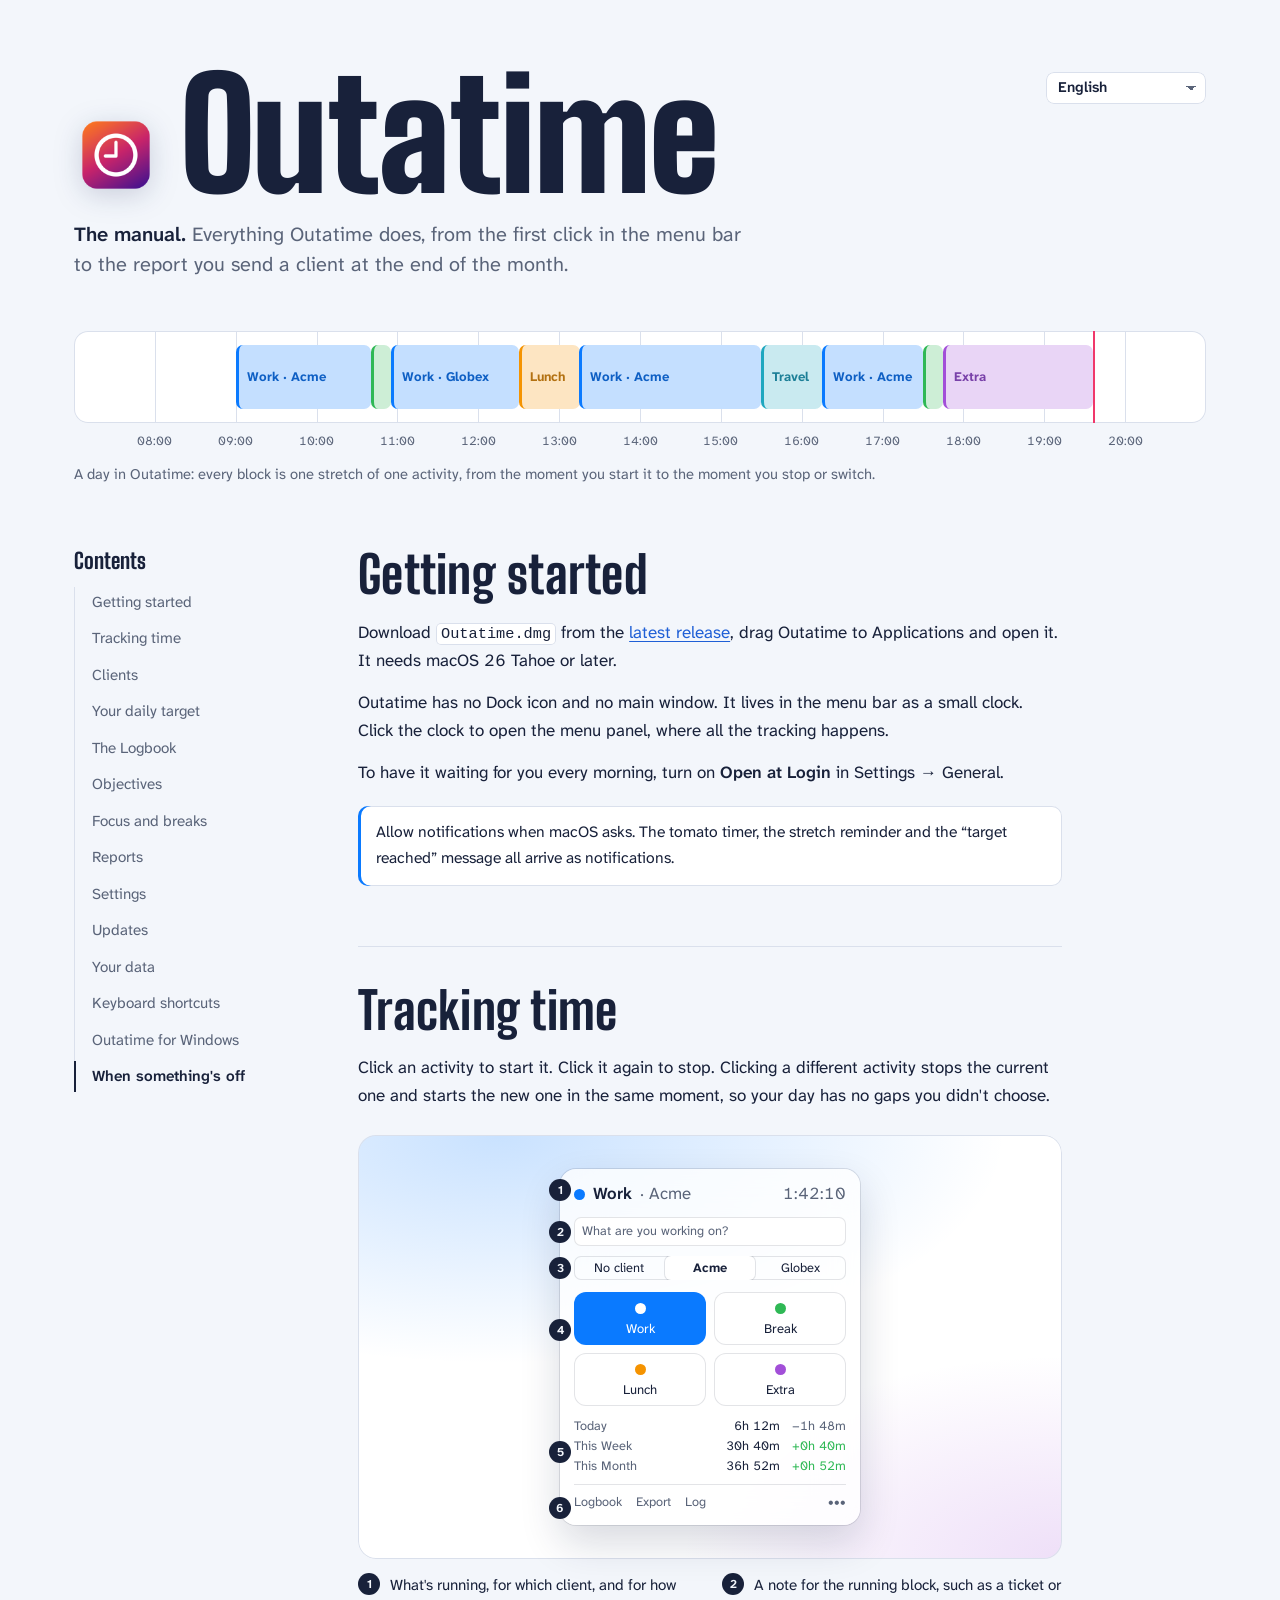
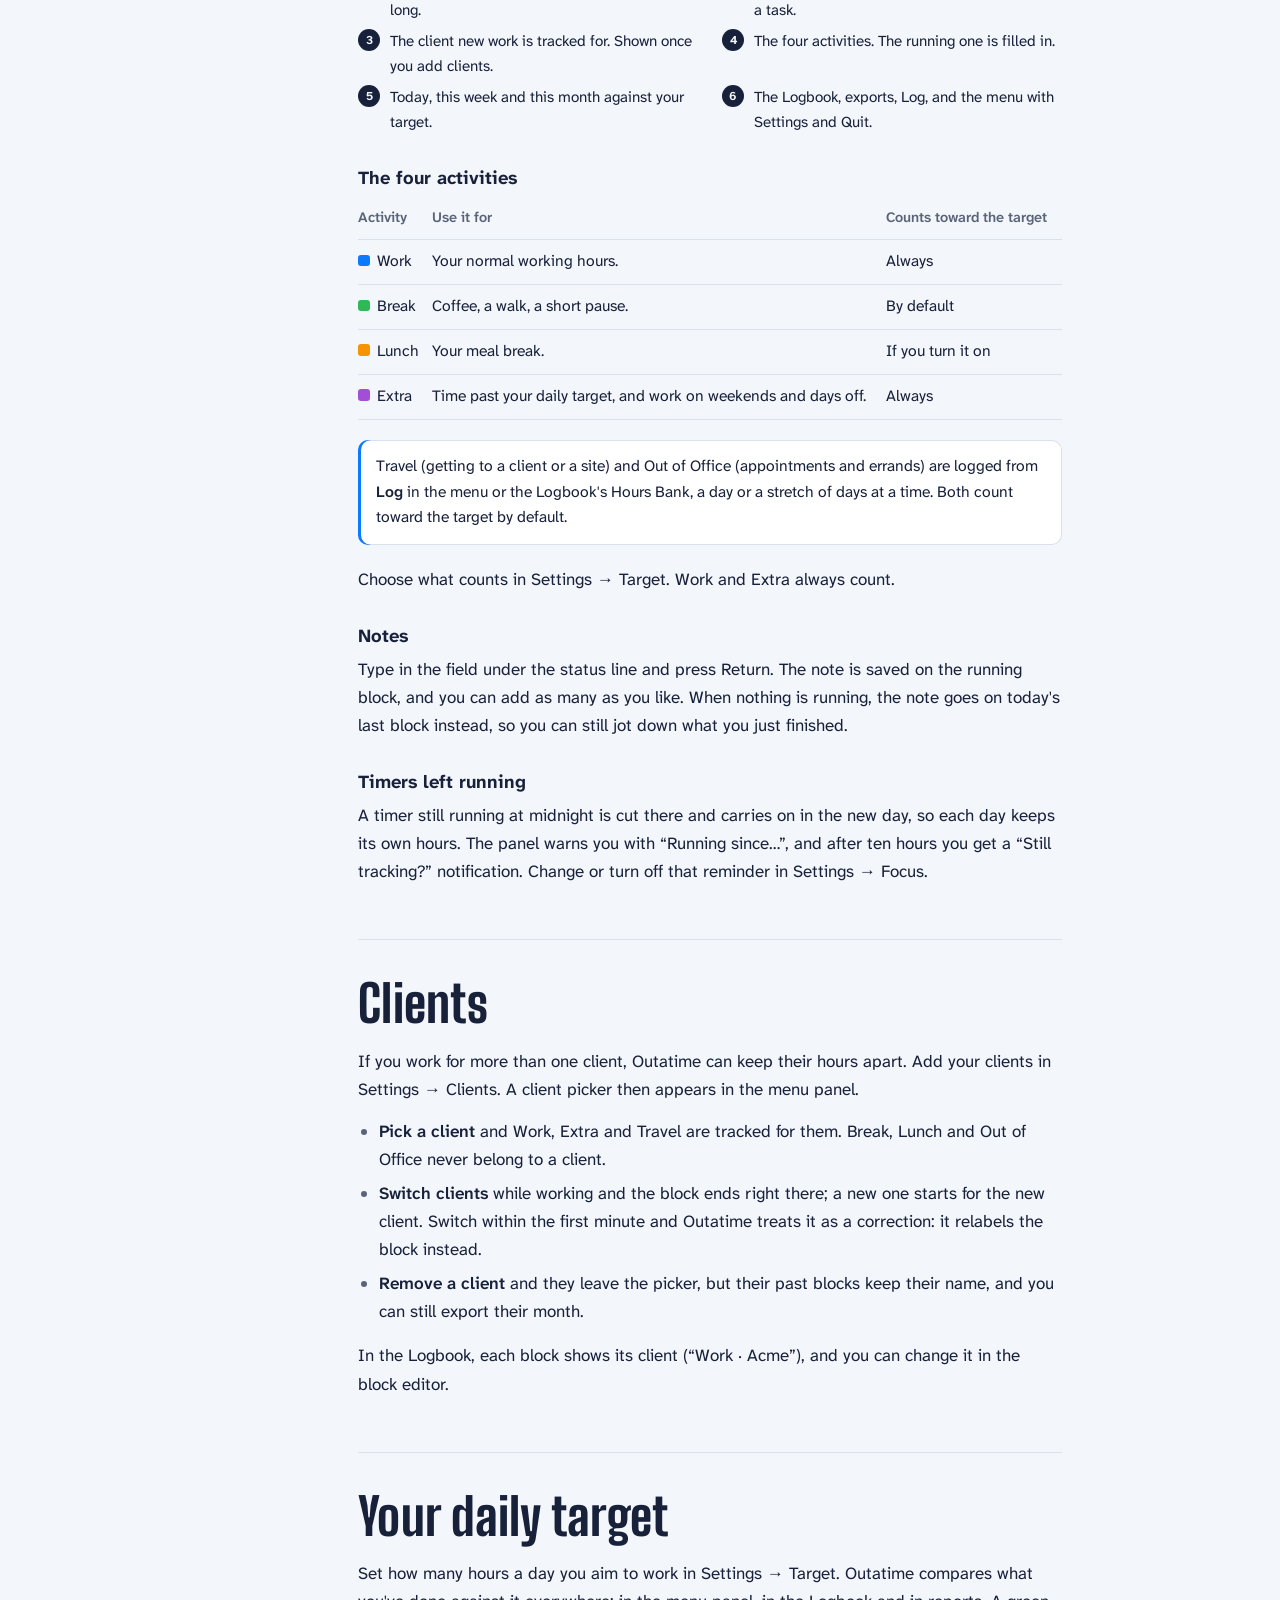
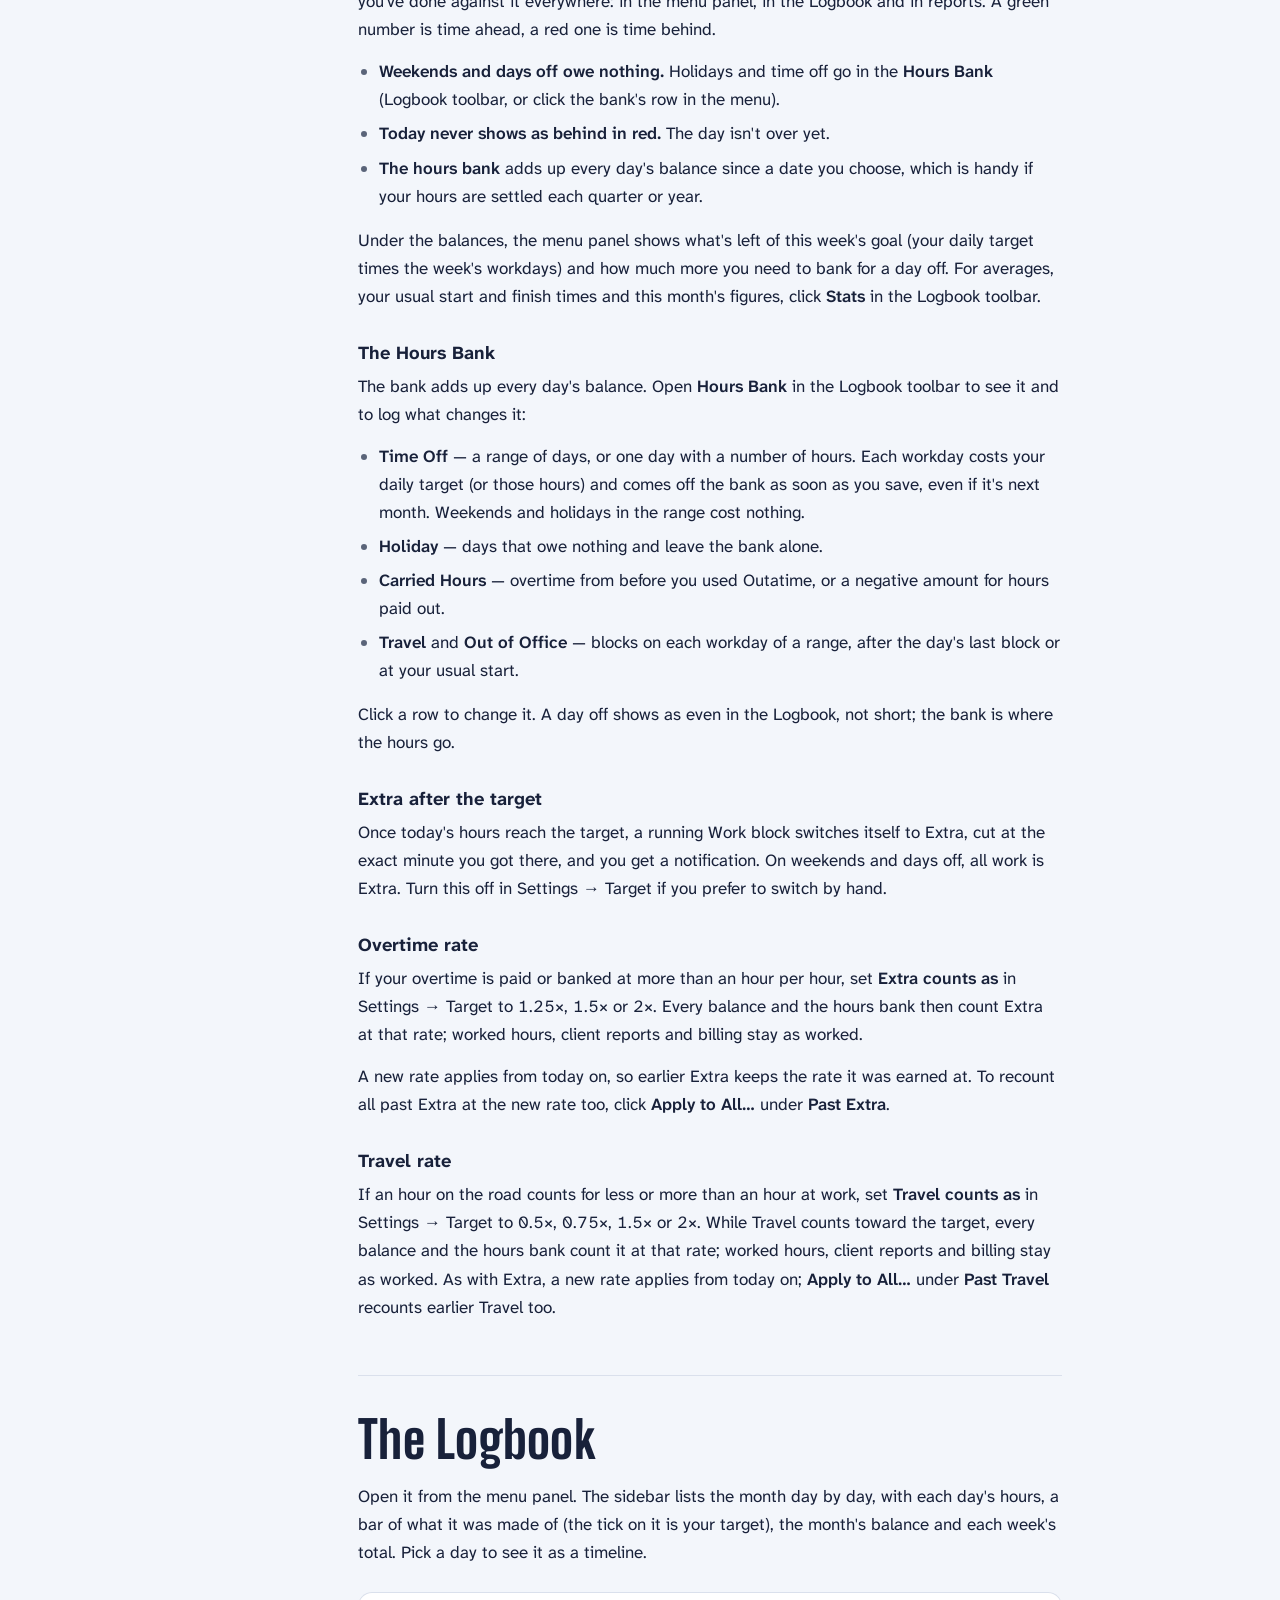
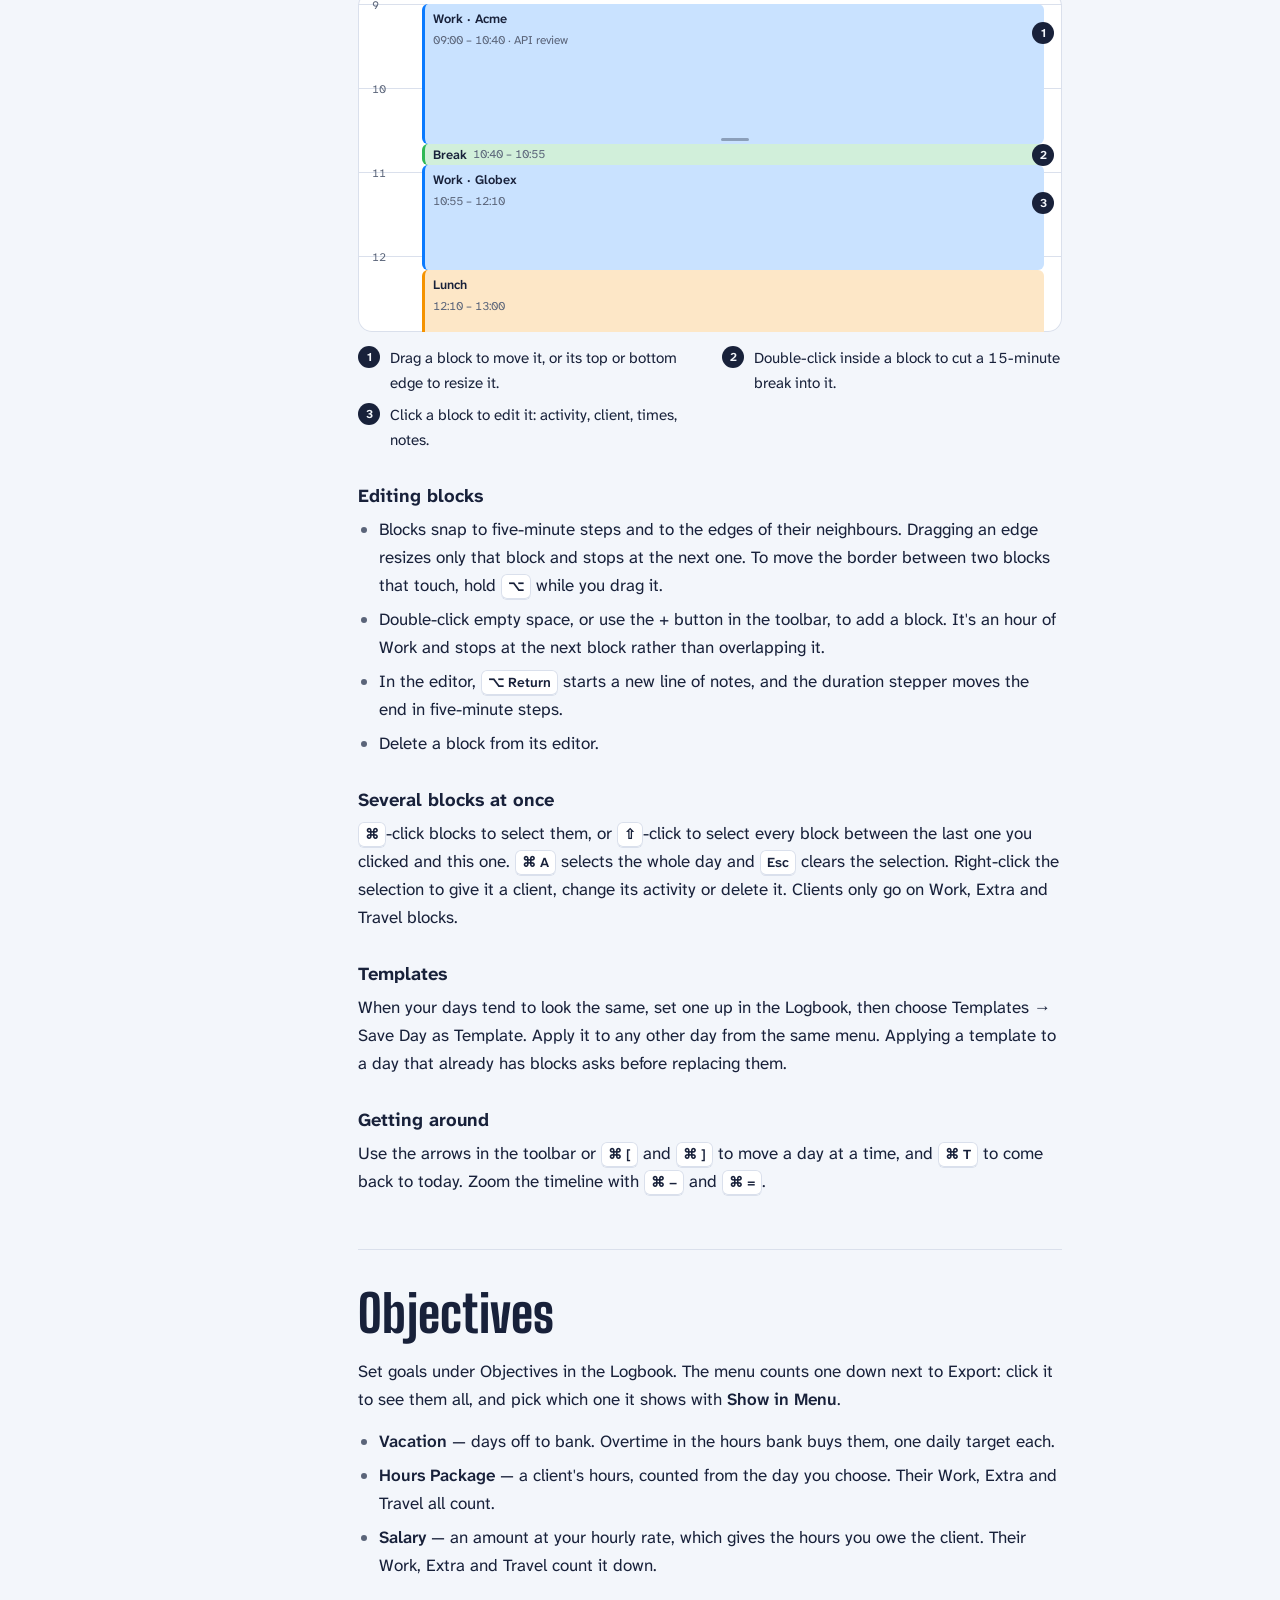
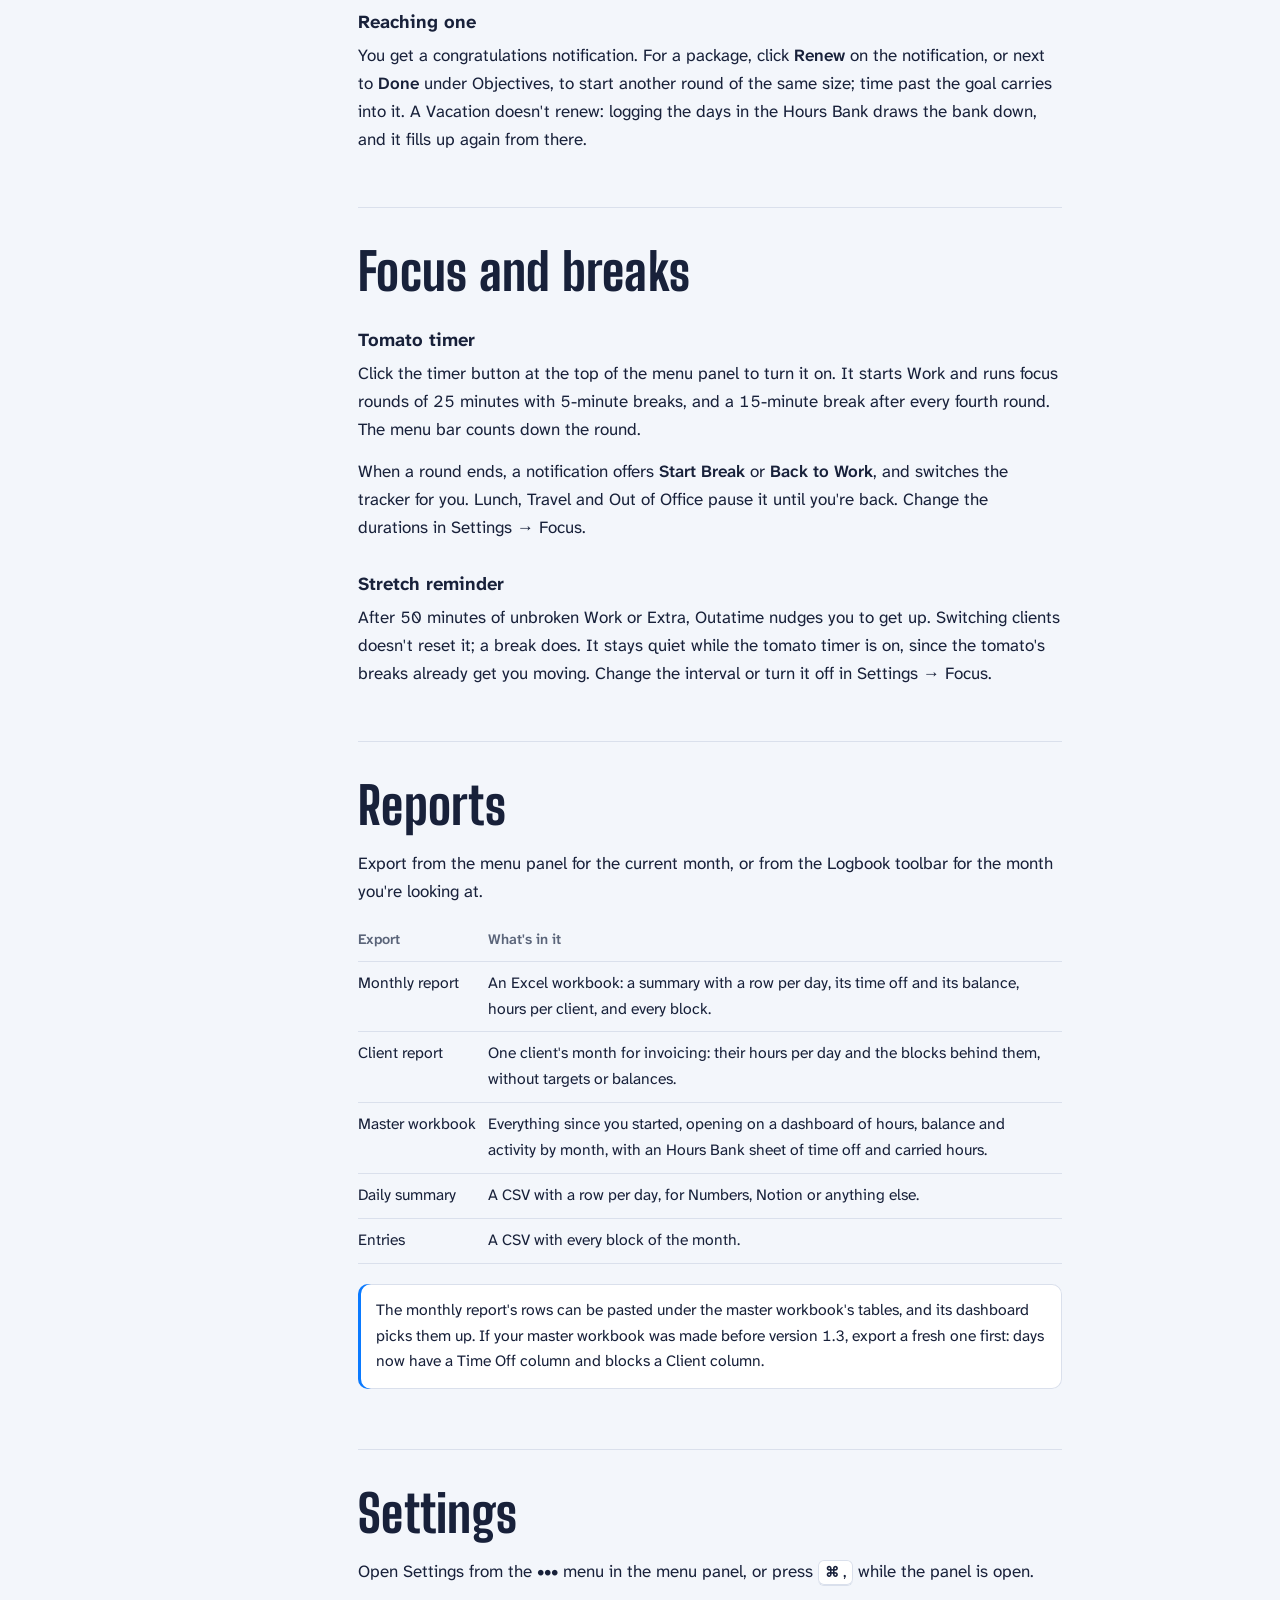
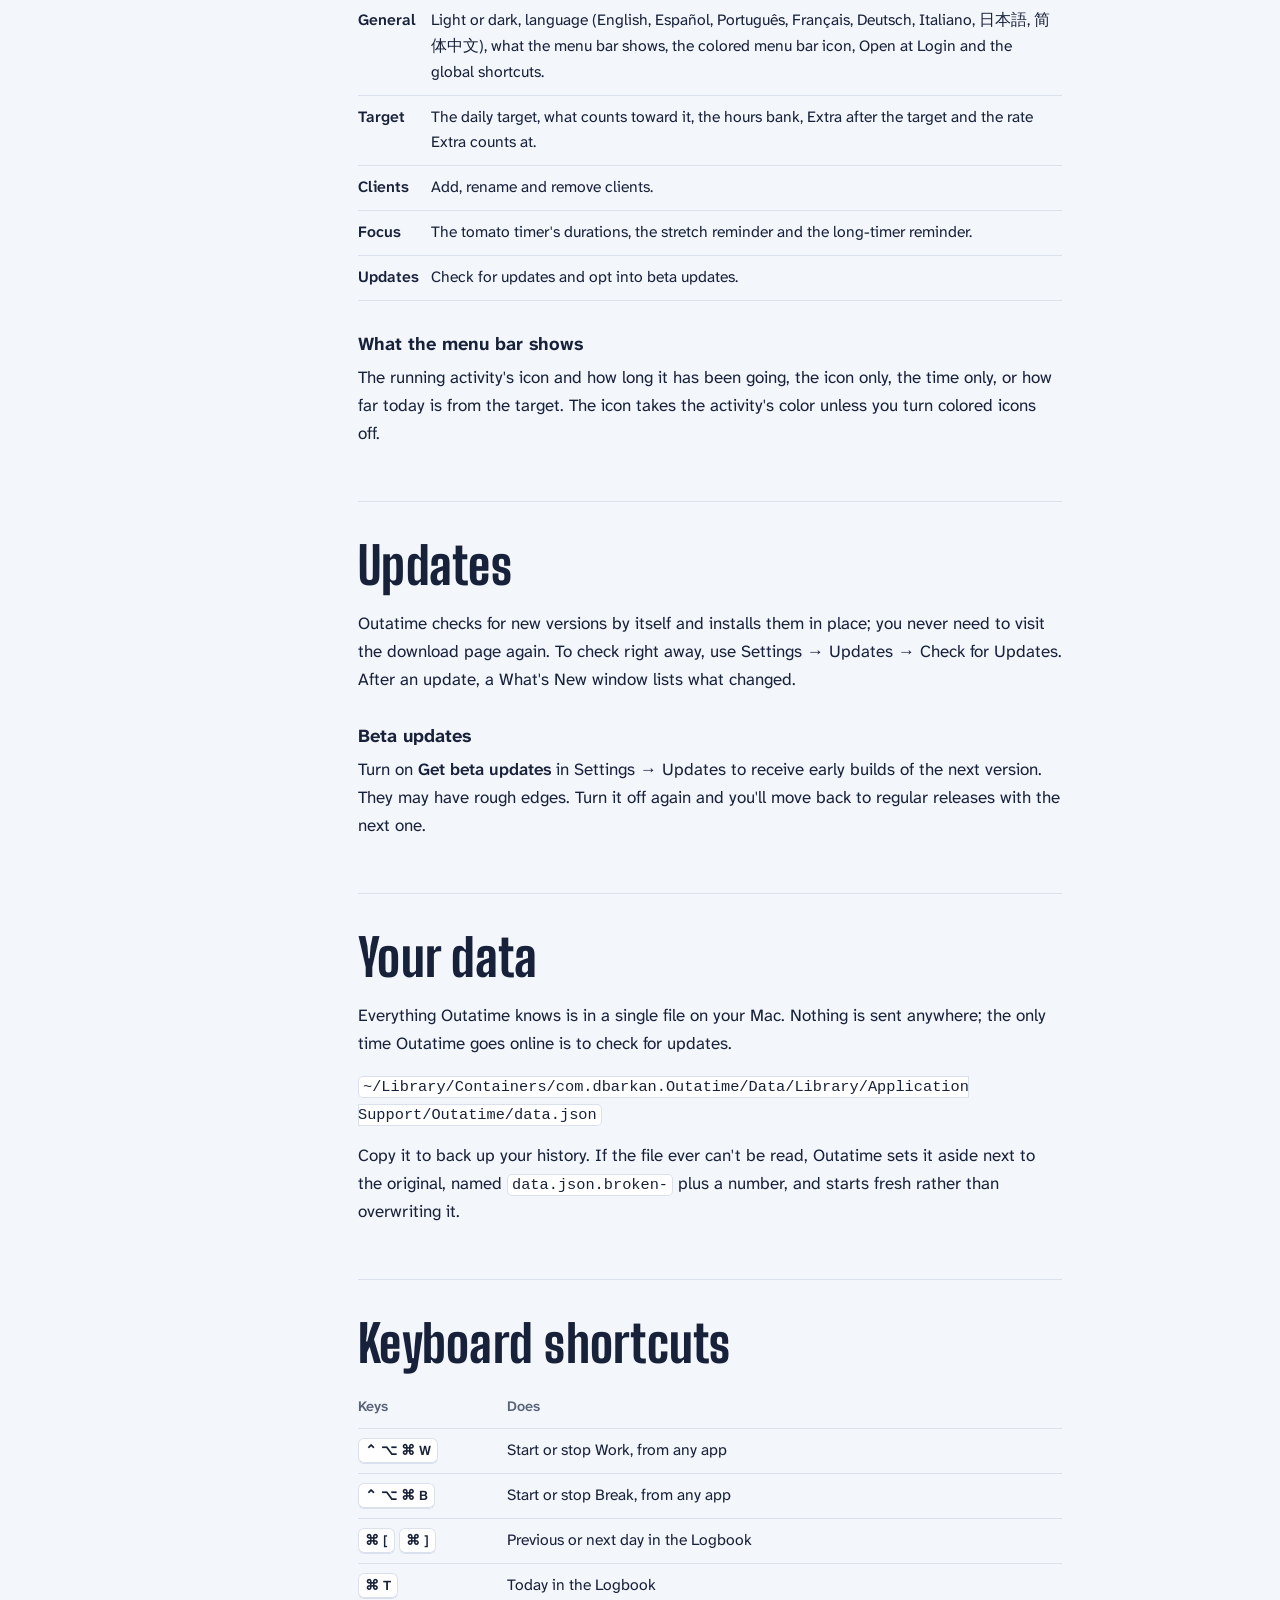
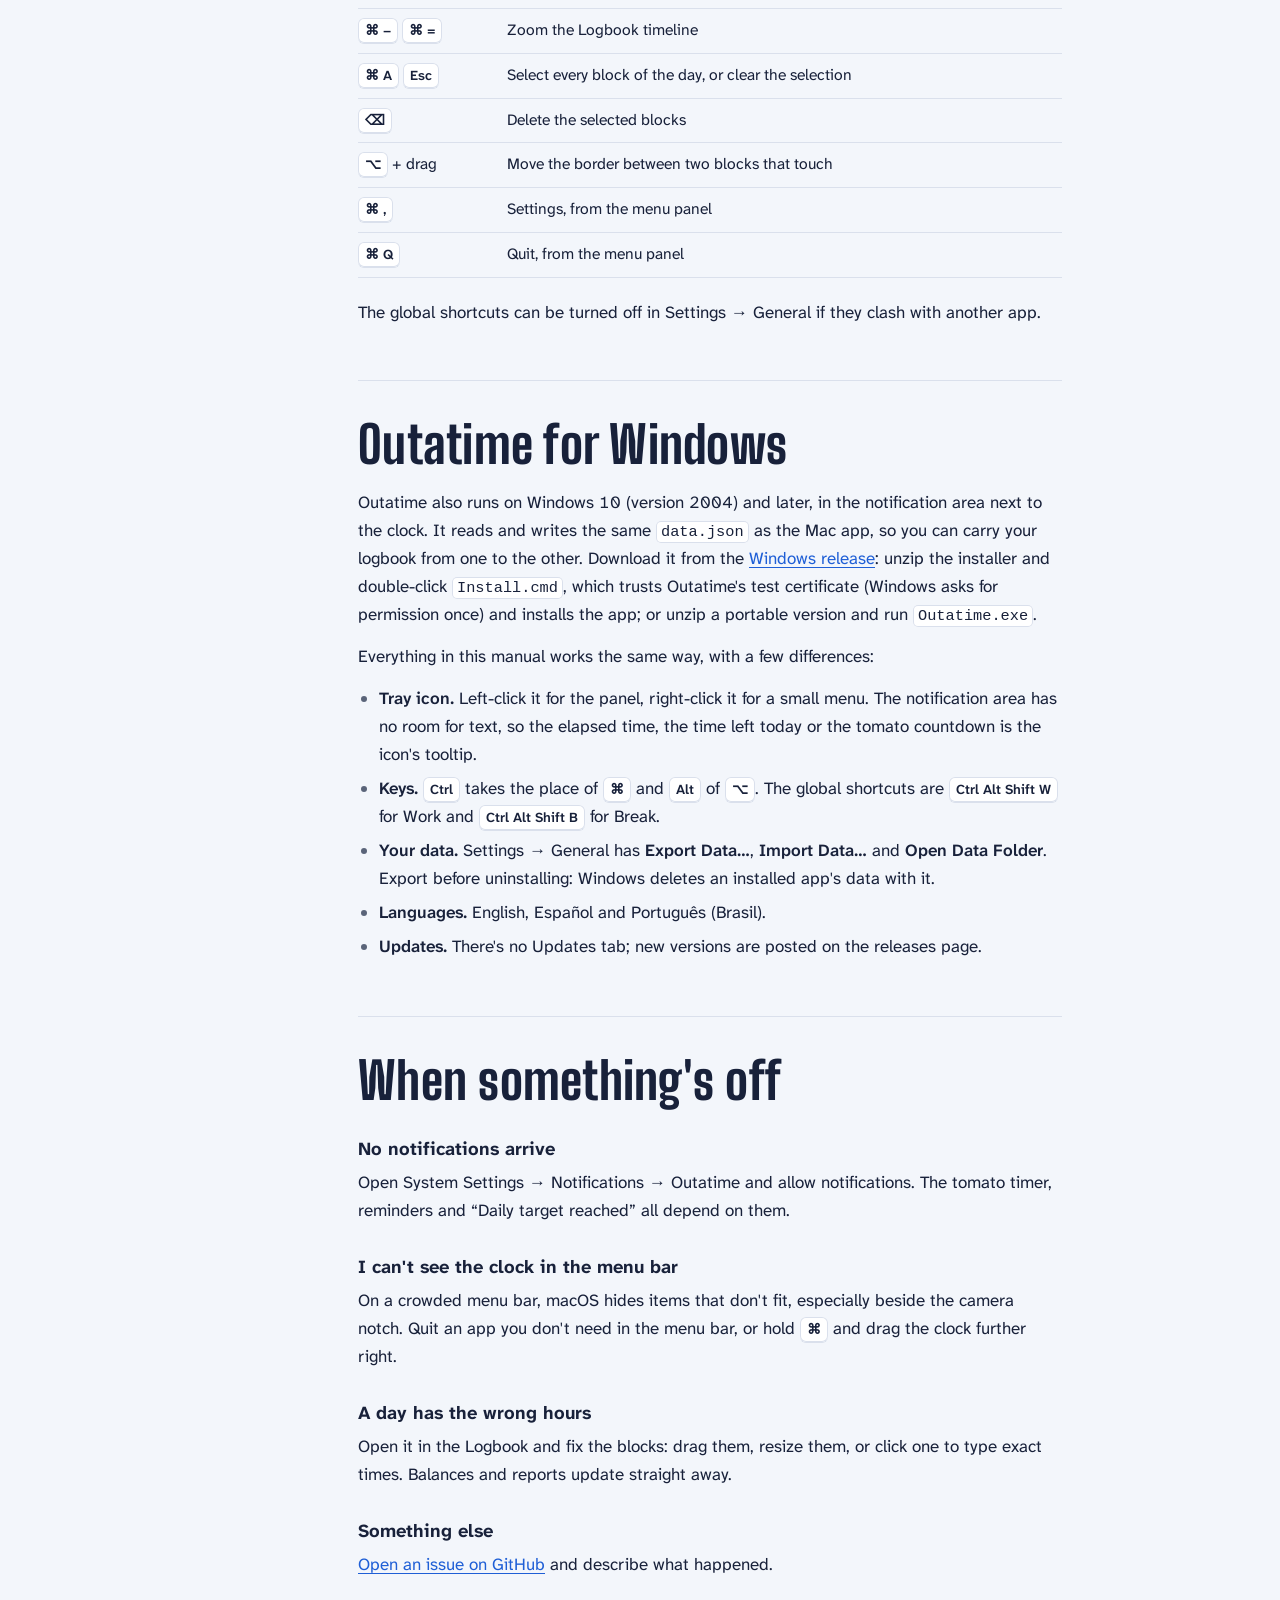
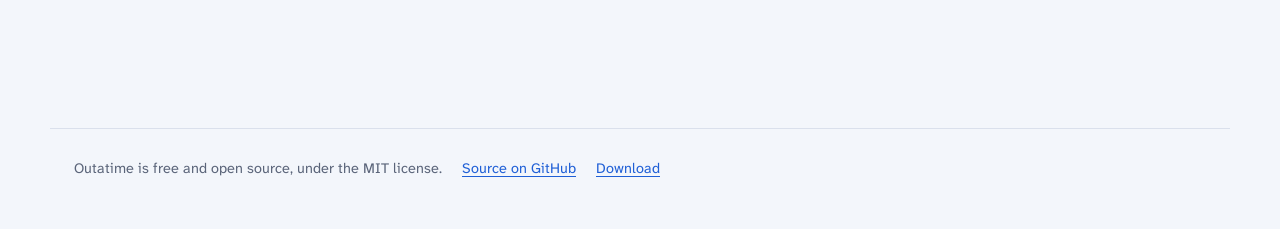
<file: docs/manual/index.html>
<!doctype html>
<html lang="en">
<head>
<meta charset="utf-8">
<meta name="viewport" content="width=device-width, initial-scale=1">
<title>Outatime Manual</title>
<meta name="description" content="How to track your day with Outatime, the menu bar time tracker for macOS.">
<link rel="icon" href="icon.png">
<link rel="preconnect" href="https://fonts.googleapis.com">
<link rel="preconnect" href="https://fonts.gstatic.com" crossorigin>
<link href="https://fonts.googleapis.com/css2?family=Atkinson+Hyperlegible+Next:ital,wght@0,400;0,600;0,700;1,400&family=Big+Shoulders+Display:wght@600;800;900&display=swap" rel="stylesheet">
<link rel="stylesheet" href="manual.css">
<link rel="alternate" hreflang="en" href="https://mrbarkan.github.io/Outatime/manual/">
<link rel="alternate" hreflang="es" href="https://mrbarkan.github.io/Outatime/manual/es/">
<link rel="alternate" hreflang="pt-BR" href="https://mrbarkan.github.io/Outatime/manual/pt-BR/">
<link rel="alternate" hreflang="fr" href="https://mrbarkan.github.io/Outatime/manual/fr/">
<link rel="alternate" hreflang="de" href="https://mrbarkan.github.io/Outatime/manual/de/">
<link rel="alternate" hreflang="it" href="https://mrbarkan.github.io/Outatime/manual/it/">
<link rel="alternate" hreflang="ja" href="https://mrbarkan.github.io/Outatime/manual/ja/">
<link rel="alternate" hreflang="zh-Hans" href="https://mrbarkan.github.io/Outatime/manual/zh-Hans/">
<link rel="alternate" hreflang="x-default" href="https://mrbarkan.github.io/Outatime/manual/">
<script src="manual.js"></script>
</head>
<body>

<header class="hero">
  <div class="hero-top">
    <img src="icon.png" alt="" width="84" height="84">
    <h1>Outatime</h1>
    <select class="lang" aria-label="Language"></select>
  </div>
  <p class="lede"><strong>The manual.</strong> Everything Outatime does, from the first click in the menu bar to the report you send a client at the end of the month.</p>

  <figure class="ribbon" aria-label="A sample day: work from nine, a coffee break, lunch at half past twelve, more work, then extra hours in the evening.">
    <div class="ribbon-track" id="ribbon" data-labels='{"work": "Work", "lunch": "Lunch", "travel": "Travel", "extra": "Extra"}'></div>
    <div class="ribbon-scale" id="scale" aria-hidden="true"></div>
    <figcaption class="ribbon-caption">A day in Outatime: every block is one stretch of one activity, from the moment you start it to the moment you stop or switch.</figcaption>
  </figure>
</header>

<div class="page">
  <nav class="toc" aria-label="Contents">
    <p>Contents</p>
    <ol id="toc"></ol>
  </nav>

  <main>
    <details class="toc-mobile"><summary>Contents</summary><ol id="toc-mobile"></ol><select class="lang" aria-label="Language"></select></details>

    <section id="start">
      <h2>Getting started</h2>
      <p>Download <code>Outatime.dmg</code> from the <a href="https://github.com/mrbarkan/Outatime/releases/latest">latest release</a>, drag Outatime to Applications and open it. It needs macOS 26 Tahoe or later.</p>
      <p>Outatime has no Dock icon and no main window. It lives in the menu bar as a small clock. Click the clock to open the menu panel, where all the tracking happens.</p>
      <p>To have it waiting for you every morning, turn on <strong>Open at Login</strong> in Settings → General.</p>
      <div class="note"><p>Allow notifications when macOS asks. The tomato timer, the stretch reminder and the “target reached” message all arrive as notifications.</p></div>
    </section>

    <section id="tracking">
      <h2>Tracking time</h2>
      <p>Click an activity to start it. Click it again to stop. Clicking a different activity stops the current one and starts the new one in the same moment, so your day has no gaps you didn't choose.</p>

      <figure>
        <div class="panel-wrap">
          <div class="panel" aria-hidden="true">
            <span class="pin" data-n="1" style="left:-11px;top:10px"></span>
            <div class="row status"><i class="dot" style="--c:var(--work)"></i> Work <small>· Acme</small><span class="t">1:42:10</span></div>
            <span class="pin" data-n="2" style="left:-11px;top:52px"></span>
            <div class="field">What are you working on?</div>
            <span class="pin" data-n="3" style="left:-11px;top:88px"></span>
            <div class="seg"><span>No client</span><span class="on">Acme</span><span>Globex</span></div>
            <span class="pin" data-n="4" style="left:-11px;top:150px"></span>
            <div class="tiles">
              <div class="tile on" style="--c:var(--work)"><i></i>Work</div>
              <div class="tile" style="--c:var(--break)"><i></i>Break</div>
              <div class="tile" style="--c:var(--lunch)"><i></i>Lunch</div>
              <div class="tile" style="--c:var(--extra)"><i></i>Extra</div>
            </div>
            <span class="pin" data-n="5" style="left:-11px;bottom:62px"></span>
            <div class="totals">
              <span>Today</span><b>6h 12m</b><span class="today">−1h 48m</span>
              <span>This Week</span><b>30h 40m</b><span class="plus">+0h 40m</span>
              <span>This Month</span><b>36h 52m</b><span class="plus">+0h 52m</span>
            </div>
            <span class="pin" data-n="6" style="left:-11px;bottom:6px"></span>
            <div class="foot"><span>Logbook</span><span>Export</span><span>Log</span><span>•••</span></div>
          </div>
        </div>
        <ol class="callouts">
          <li>What's running, for which client, and for how long.</li>
          <li>A note for the running block, such as a ticket or a task.</li>
          <li>The client new work is tracked for. Shown once you add clients.</li>
          <li>The four activities. The running one is filled in.</li>
          <li>Today, this week and this month against your target.</li>
          <li>The Logbook, exports, Log, and the menu with Settings and Quit.</li>
        </ol>
      </figure>

      <h3>The four activities</h3>
      <table>
        <thead><tr><th>Activity</th><th>Use it for</th><th>Counts toward the target</th></tr></thead>
        <tbody>
          <tr><td><span class="swatch" style="--c:var(--work)"></span>Work</td><td>Your normal working hours.</td><td>Always</td></tr>
          <tr><td><span class="swatch" style="--c:var(--break)"></span>Break</td><td>Coffee, a walk, a short pause.</td><td>By default</td></tr>
          <tr><td><span class="swatch" style="--c:var(--lunch)"></span>Lunch</td><td>Your meal break.</td><td>If you turn it on</td></tr>
          <tr><td><span class="swatch" style="--c:var(--extra)"></span>Extra</td><td>Time past your daily target, and work on weekends and days off.</td><td>Always</td></tr>
        </tbody>
      </table>
      <div class="note"><p>Travel (getting to a client or a site) and Out of Office (appointments and errands) are logged from <strong>Log</strong> in the menu or the Logbook's Hours Bank, a day or a stretch of days at a time. Both count toward the target by default.</p></div>
      <p>Choose what counts in Settings → Target. Work and Extra always count.</p>

      <h3>Notes</h3>
      <p>Type in the field under the status line and press Return. The note is saved on the running block, and you can add as many as you like. When nothing is running, the note goes on today's last block instead, so you can still jot down what you just finished.</p>

      <h3>Timers left running</h3>
      <p>A timer still running at midnight is cut there and carries on in the new day, so each day keeps its own hours. The panel warns you with “Running since…”, and after ten hours you get a “Still tracking?” notification. Change or turn off that reminder in Settings → Focus.</p>
    </section>

    <section id="clients">
      <h2>Clients</h2>
      <p>If you work for more than one client, Outatime can keep their hours apart. Add your clients in Settings → Clients. A client picker then appears in the menu panel.</p>
      <ul>
        <li><strong>Pick a client</strong> and Work, Extra and Travel are tracked for them. Break, Lunch and Out of Office never belong to a client.</li>
        <li><strong>Switch clients</strong> while working and the block ends right there; a new one starts for the new client. Switch within the first minute and Outatime treats it as a correction: it relabels the block instead.</li>
        <li><strong>Remove a client</strong> and they leave the picker, but their past blocks keep their name, and you can still export their month.</li>
      </ul>
      <p>In the Logbook, each block shows its client (“Work · Acme”), and you can change it in the block editor.</p>
    </section>

    <section id="target">
      <h2>Your daily target</h2>
      <p>Set how many hours a day you aim to work in Settings → Target. Outatime compares what you've done against it everywhere: in the menu panel, in the Logbook and in reports. A green number is time ahead, a red one is time behind.</p>
      <ul>
        <li><strong>Weekends and days off owe nothing.</strong> Holidays and time off go in the <strong>Hours Bank</strong> (Logbook toolbar, or click the bank's row in the menu).</li>
        <li><strong>Today never shows as behind in red.</strong> The day isn't over yet.</li>
        <li><strong>The hours bank</strong> adds up every day's balance since a date you choose, which is handy if your hours are settled each quarter or year.</li>
      </ul>
      <p>Under the balances, the menu panel shows what's left of this week's goal (your daily target times the week's workdays) and how much more you need to bank for a day off. For averages, your usual start and finish times and this month's figures, click <strong>Stats</strong> in the Logbook toolbar.</p>
      <h3>The Hours Bank</h3>
      <p>The bank adds up every day's balance. Open <strong>Hours Bank</strong> in the Logbook toolbar to see it and to log what changes it:</p>
      <ul>
        <li><strong>Time Off</strong> — a range of days, or one day with a number of hours. Each workday costs your daily target (or those hours) and comes off the bank as soon as you save, even if it's next month. Weekends and holidays in the range cost nothing.</li>
        <li><strong>Holiday</strong> — days that owe nothing and leave the bank alone.</li>
        <li><strong>Carried Hours</strong> — overtime from before you used Outatime, or a negative amount for hours paid out.</li>
        <li><strong>Travel</strong> and <strong>Out of Office</strong> — blocks on each workday of a range, after the day's last block or at your usual start.</li>
      </ul>
      <p>Click a row to change it. A day off shows as even in the Logbook, not short; the bank is where the hours go.</p>
      <h3>Extra after the target</h3>
      <p>Once today's hours reach the target, a running Work block switches itself to Extra, cut at the exact minute you got there, and you get a notification. On weekends and days off, all work is Extra. Turn this off in Settings → Target if you prefer to switch by hand.</p>
      <h3>Overtime rate</h3>
      <p>If your overtime is paid or banked at more than an hour per hour, set <strong>Extra counts as</strong> in Settings → Target to 1.25×, 1.5× or 2×. Every balance and the hours bank then count Extra at that rate; worked hours, client reports and billing stay as worked.</p>
      <p>A new rate applies from today on, so earlier Extra keeps the rate it was earned at. To recount all past Extra at the new rate too, click <strong>Apply to All…</strong> under <strong>Past Extra</strong>.</p>
      <h3>Travel rate</h3>
      <p>If an hour on the road counts for less or more than an hour at work, set <strong>Travel counts as</strong> in Settings → Target to 0.5×, 0.75×, 1.5× or 2×. While Travel counts toward the target, every balance and the hours bank count it at that rate; worked hours, client reports and billing stay as worked. As with Extra, a new rate applies from today on; <strong>Apply to All…</strong> under <strong>Past Travel</strong> recounts earlier Travel too.</p>
    </section>

    <section id="logbook">
      <h2>The Logbook</h2>
      <p>Open it from the menu panel. The sidebar lists the month day by day, with each day's hours, a bar of what it was made of (the tick on it is your target), the month's balance and each week's total. Pick a day to see it as a timeline.</p>

      <figure>
        <div class="day" aria-hidden="true">
          <div class="h" style="top:12px"><span>9</span></div>
          <div class="h" style="top:96px"><span>10</span></div>
          <div class="h" style="top:180px"><span>11</span></div>
          <div class="h" style="top:264px"><span>12</span></div>
          <div class="b" style="--c:var(--work);top:12px;height:140px"><strong>Work · Acme</strong><small>09:00 – 10:40 · API review</small><span class="grip" style="bottom:3px"></span></div>
          <span class="pin" data-n="1" style="right:8px;top:30px"></span>
          <div class="b short" style="--c:var(--break);top:152px;height:21px"><strong>Break</strong><small>10:40 – 10:55</small></div>
          <span class="pin" data-n="2" style="right:8px;top:152px"></span>
          <div class="b" style="--c:var(--work);top:173px;height:105px"><strong>Work · Globex</strong><small>10:55 – 12:10</small></div>
          <span class="pin" data-n="3" style="right:8px;top:200px"></span>
          <div class="b" style="--c:var(--lunch);top:278px;height:80px"><strong>Lunch</strong><small>12:10 – 13:00</small></div>
        </div>
        <ol class="callouts">
          <li>Drag a block to move it, or its top or bottom edge to resize it.</li>
          <li>Double-click inside a block to cut a 15-minute break into it.</li>
          <li>Click a block to edit it: activity, client, times, notes.</li>
        </ol>
      </figure>

      <h3>Editing blocks</h3>
      <ul>
        <li>Blocks snap to five-minute steps and to the edges of their neighbours. Dragging an edge resizes only that block and stops at the next one. To move the border between two blocks that touch, hold <kbd>⌥</kbd> while you drag it.</li>
        <li>Double-click empty space, or use the + button in the toolbar, to add a block. It's an hour of Work and stops at the next block rather than overlapping it.</li>
        <li>In the editor, <kbd>⌥ Return</kbd> starts a new line of notes, and the duration stepper moves the end in five-minute steps.</li>
        <li>Delete a block from its editor.</li>
      </ul>

      <h3>Several blocks at once</h3>
      <p><kbd>⌘</kbd>-click blocks to select them, or <kbd>⇧</kbd>-click to select every block between the last one you clicked and this one. <kbd>⌘ A</kbd> selects the whole day and <kbd>Esc</kbd> clears the selection. Right-click the selection to give it a client, change its activity or delete it. Clients only go on Work, Extra and Travel blocks.</p>

      <h3>Templates</h3>
      <p>When your days tend to look the same, set one up in the Logbook, then choose Templates → Save Day as Template. Apply it to any other day from the same menu. Applying a template to a day that already has blocks asks before replacing them.</p>

      <h3>Getting around</h3>
      <p>Use the arrows in the toolbar or <kbd>⌘ [</kbd> and <kbd>⌘ ]</kbd> to move a day at a time, and <kbd>⌘ T</kbd> to come back to today. Zoom the timeline with <kbd>⌘ −</kbd> and <kbd>⌘ =</kbd>.</p>
    </section>

    <section id="objectives">
      <h2>Objectives</h2>
      <p>Set goals under Objectives in the Logbook. The menu counts one down next to Export: click it to see them all, and pick which one it shows with <strong>Show in Menu</strong>.</p>
      <ul>
        <li><strong>Vacation</strong> — days off to bank. Overtime in the hours bank buys them, one daily target each.</li>
        <li><strong>Hours Package</strong> — a client's hours, counted from the day you choose. Their Work, Extra and Travel all count.</li>
        <li><strong>Salary</strong> — an amount at your hourly rate, which gives the hours you owe the client. Their Work, Extra and Travel count it down.</li>
      </ul>
      <h3>Reaching one</h3>
      <p>You get a congratulations notification. For a package, click <strong>Renew</strong> on the notification, or next to <strong>Done</strong> under Objectives, to start another round of the same size; time past the goal carries into it. A Vacation doesn't renew: logging the days in the Hours Bank draws the bank down, and it fills up again from there.</p>
    </section>

    <section id="focus">
      <h2>Focus and breaks</h2>
      <h3>Tomato timer</h3>
      <p>Click the timer button at the top of the menu panel to turn it on. It starts Work and runs focus rounds of 25 minutes with 5-minute breaks, and a 15-minute break after every fourth round. The menu bar counts down the round.</p>
      <p>When a round ends, a notification offers <strong>Start Break</strong> or <strong>Back to Work</strong>, and switches the tracker for you. Lunch, Travel and Out of Office pause it until you're back. Change the durations in Settings → Focus.</p>
      <h3>Stretch reminder</h3>
      <p>After 50 minutes of unbroken Work or Extra, Outatime nudges you to get up. Switching clients doesn't reset it; a break does. It stays quiet while the tomato timer is on, since the tomato's breaks already get you moving. Change the interval or turn it off in Settings → Focus.</p>
    </section>

    <section id="reports">
      <h2>Reports</h2>
      <p>Export from the menu panel for the current month, or from the Logbook toolbar for the month you're looking at.</p>
      <table>
        <thead><tr><th>Export</th><th>What's in it</th></tr></thead>
        <tbody>
          <tr><td>Monthly report</td><td>An Excel workbook: a summary with a row per day, its time off and its balance, hours per client, and every block.</td></tr>
          <tr><td>Client report</td><td>One client's month for invoicing: their hours per day and the blocks behind them, without targets or balances.</td></tr>
          <tr><td>Master workbook</td><td>Everything since you started, opening on a dashboard of hours, balance and activity by month, with an Hours Bank sheet of time off and carried hours.</td></tr>
          <tr><td>Daily summary</td><td>A CSV with a row per day, for Numbers, Notion or anything else.</td></tr>
          <tr><td>Entries</td><td>A CSV with every block of the month.</td></tr>
        </tbody>
      </table>
      <div class="note"><p>The monthly report's rows can be pasted under the master workbook's tables, and its dashboard picks them up. If your master workbook was made before version 1.3, export a fresh one first: days now have a Time Off column and blocks a Client column.</p></div>
    </section>

    <section id="settings">
      <h2>Settings</h2>
      <p>Open Settings from the ••• menu in the menu panel, or press <kbd>⌘ ,</kbd> while the panel is open.</p>
      <table>
        <tbody>
          <tr><td><strong>General</strong></td><td>Light or dark, language (English, Español, Português, Français, Deutsch, Italiano, 日本語, 简体中文), what the menu bar shows, the colored menu bar icon, Open at Login and the global shortcuts.</td></tr>
          <tr><td><strong>Target</strong></td><td>The daily target, what counts toward it, the hours bank, Extra after the target and the rate Extra counts at.</td></tr>
          <tr><td><strong>Clients</strong></td><td>Add, rename and remove clients.</td></tr>
          <tr><td><strong>Focus</strong></td><td>The tomato timer's durations, the stretch reminder and the long-timer reminder.</td></tr>
          <tr><td><strong>Updates</strong></td><td>Check for updates and opt into beta updates.</td></tr>
        </tbody>
      </table>
      <h3>What the menu bar shows</h3>
      <p>The running activity's icon and how long it has been going, the icon only, the time only, or how far today is from the target. The icon takes the activity's color unless you turn colored icons off.</p>
    </section>

    <section id="updates">
      <h2>Updates</h2>
      <p>Outatime checks for new versions by itself and installs them in place; you never need to visit the download page again. To check right away, use Settings → Updates → Check for Updates. After an update, a What's New window lists what changed.</p>
      <h3>Beta updates</h3>
      <p>Turn on <strong>Get beta updates</strong> in Settings → Updates to receive early builds of the next version. They may have rough edges. Turn it off again and you'll move back to regular releases with the next one.</p>
    </section>

    <section id="data">
      <h2>Your data</h2>
      <p>Everything Outatime knows is in a single file on your Mac. Nothing is sent anywhere; the only time Outatime goes online is to check for updates.</p>
      <p><code>~/Library/Containers/com.dbarkan.Outatime/Data/Library/Application Support/Outatime/data.json</code></p>
      <p>Copy it to back up your history. If the file ever can't be read, Outatime sets it aside next to the original, named <code>data.json.broken-</code> plus a number, and starts fresh rather than overwriting it.</p>
    </section>

    <section id="shortcuts">
      <h2>Keyboard shortcuts</h2>
      <table>
        <thead><tr><th>Keys</th><th>Does</th></tr></thead>
        <tbody>
          <tr><td><kbd>⌃ ⌥ ⌘ W</kbd></td><td>Start or stop Work, from any app</td></tr>
          <tr><td><kbd>⌃ ⌥ ⌘ B</kbd></td><td>Start or stop Break, from any app</td></tr>
          <tr><td><kbd>⌘ [</kbd> <kbd>⌘ ]</kbd></td><td>Previous or next day in the Logbook</td></tr>
          <tr><td><kbd>⌘ T</kbd></td><td>Today in the Logbook</td></tr>
          <tr><td><kbd>⌘ −</kbd> <kbd>⌘ =</kbd></td><td>Zoom the Logbook timeline</td></tr>
          <tr><td><kbd>⌘ A</kbd> <kbd>Esc</kbd></td><td>Select every block of the day, or clear the selection</td></tr>
          <tr><td><kbd>⌫</kbd></td><td>Delete the selected blocks</td></tr>
          <tr><td><kbd>⌥</kbd> + drag</td><td>Move the border between two blocks that touch</td></tr>
          <tr><td><kbd>⌘ ,</kbd></td><td>Settings, from the menu panel</td></tr>
          <tr><td><kbd>⌘ Q</kbd></td><td>Quit, from the menu panel</td></tr>
        </tbody>
      </table>
      <p>The global shortcuts can be turned off in Settings → General if they clash with another app.</p>
    </section>

    <section id="windows">
      <h2>Outatime for Windows</h2>
      <p>Outatime also runs on Windows 10 (version 2004) and later, in the notification area next to the clock. It reads and writes the same <code>data.json</code> as the Mac app, so you can carry your logbook from one to the other. Download it from the <a href="https://github.com/mrbarkan/Outatime/releases/tag/windows-v1.0">Windows release</a>: unzip the installer and double-click <code>Install.cmd</code>, which trusts Outatime's test certificate (Windows asks for permission once) and installs the app; or unzip a portable version and run <code>Outatime.exe</code>.</p>
      <p>Everything in this manual works the same way, with a few differences:</p>
      <ul>
        <li><strong>Tray icon.</strong> Left-click it for the panel, right-click it for a small menu. The notification area has no room for text, so the elapsed time, the time left today or the tomato countdown is the icon's tooltip.</li>
        <li><strong>Keys.</strong> <kbd>Ctrl</kbd> takes the place of <kbd>⌘</kbd> and <kbd>Alt</kbd> of <kbd>⌥</kbd>. The global shortcuts are <kbd>Ctrl Alt Shift W</kbd> for Work and <kbd>Ctrl Alt Shift B</kbd> for Break.</li>
        <li><strong>Your data.</strong> Settings → General has <strong>Export Data…</strong>, <strong>Import Data…</strong> and <strong>Open Data Folder</strong>. Export before uninstalling: Windows deletes an installed app's data with it.</li>
        <li><strong>Languages.</strong> English, Español and Português (Brasil).</li>
        <li><strong>Updates.</strong> There's no Updates tab; new versions are posted on the releases page.</li>
      </ul>
    </section>

    <section id="help">
      <h2>When something's off</h2>
      <h3>No notifications arrive</h3>
      <p>Open System Settings → Notifications → Outatime and allow notifications. The tomato timer, reminders and “Daily target reached” all depend on them.</p>
      <h3>I can't see the clock in the menu bar</h3>
      <p>On a crowded menu bar, macOS hides items that don't fit, especially beside the camera notch. Quit an app you don't need in the menu bar, or hold <kbd>⌘</kbd> and drag the clock further right.</p>
      <h3>A day has the wrong hours</h3>
      <p>Open it in the Logbook and fix the blocks: drag them, resize them, or click one to type exact times. Balances and reports update straight away.</p>
      <h3>Something else</h3>
      <p><a href="https://github.com/mrbarkan/Outatime/issues">Open an issue on GitHub</a> and describe what happened.</p>
    </section>
  </main>
</div>

<footer class="foot-page">
  <span>Outatime is free and open source, under the MIT license.</span>
  <a href="https://github.com/mrbarkan/Outatime">Source on GitHub</a>
  <a href="https://github.com/mrbarkan/Outatime/releases/latest">Download</a>
</footer>

</body>
</html>
</file>
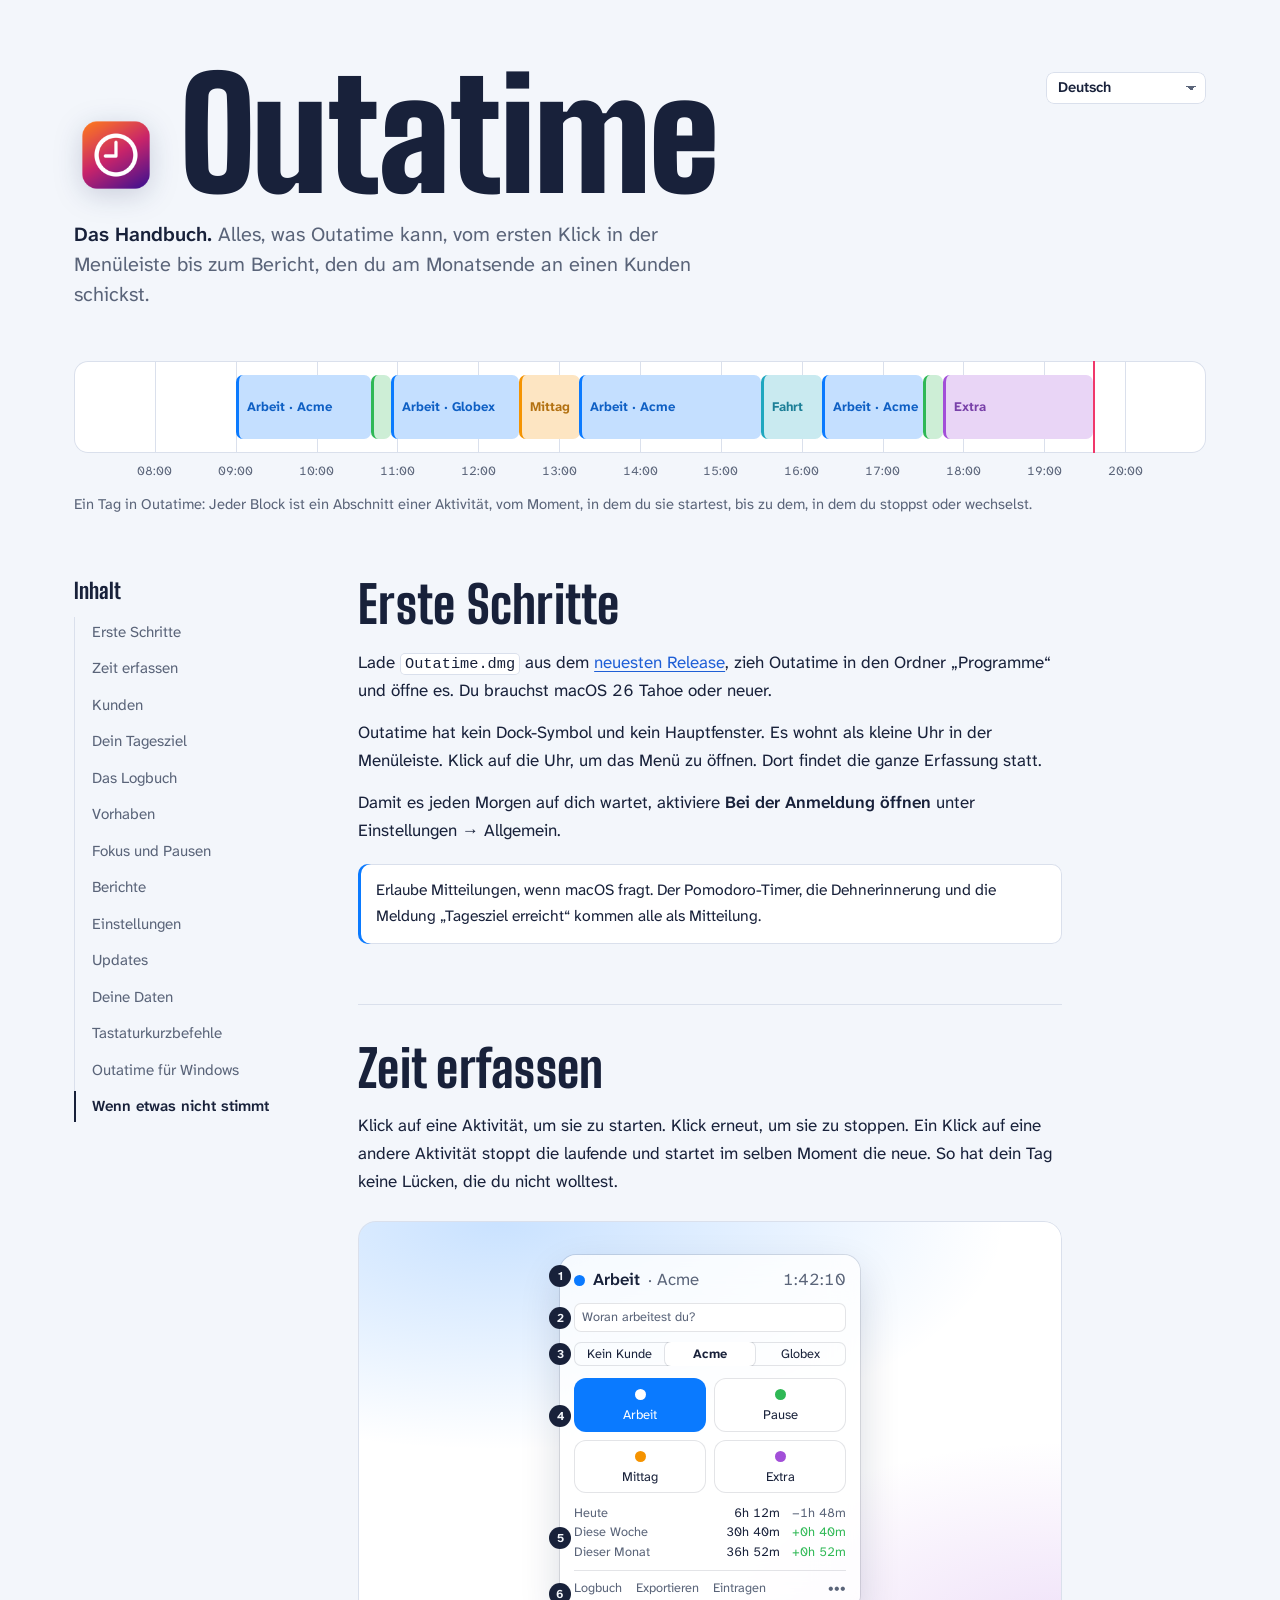
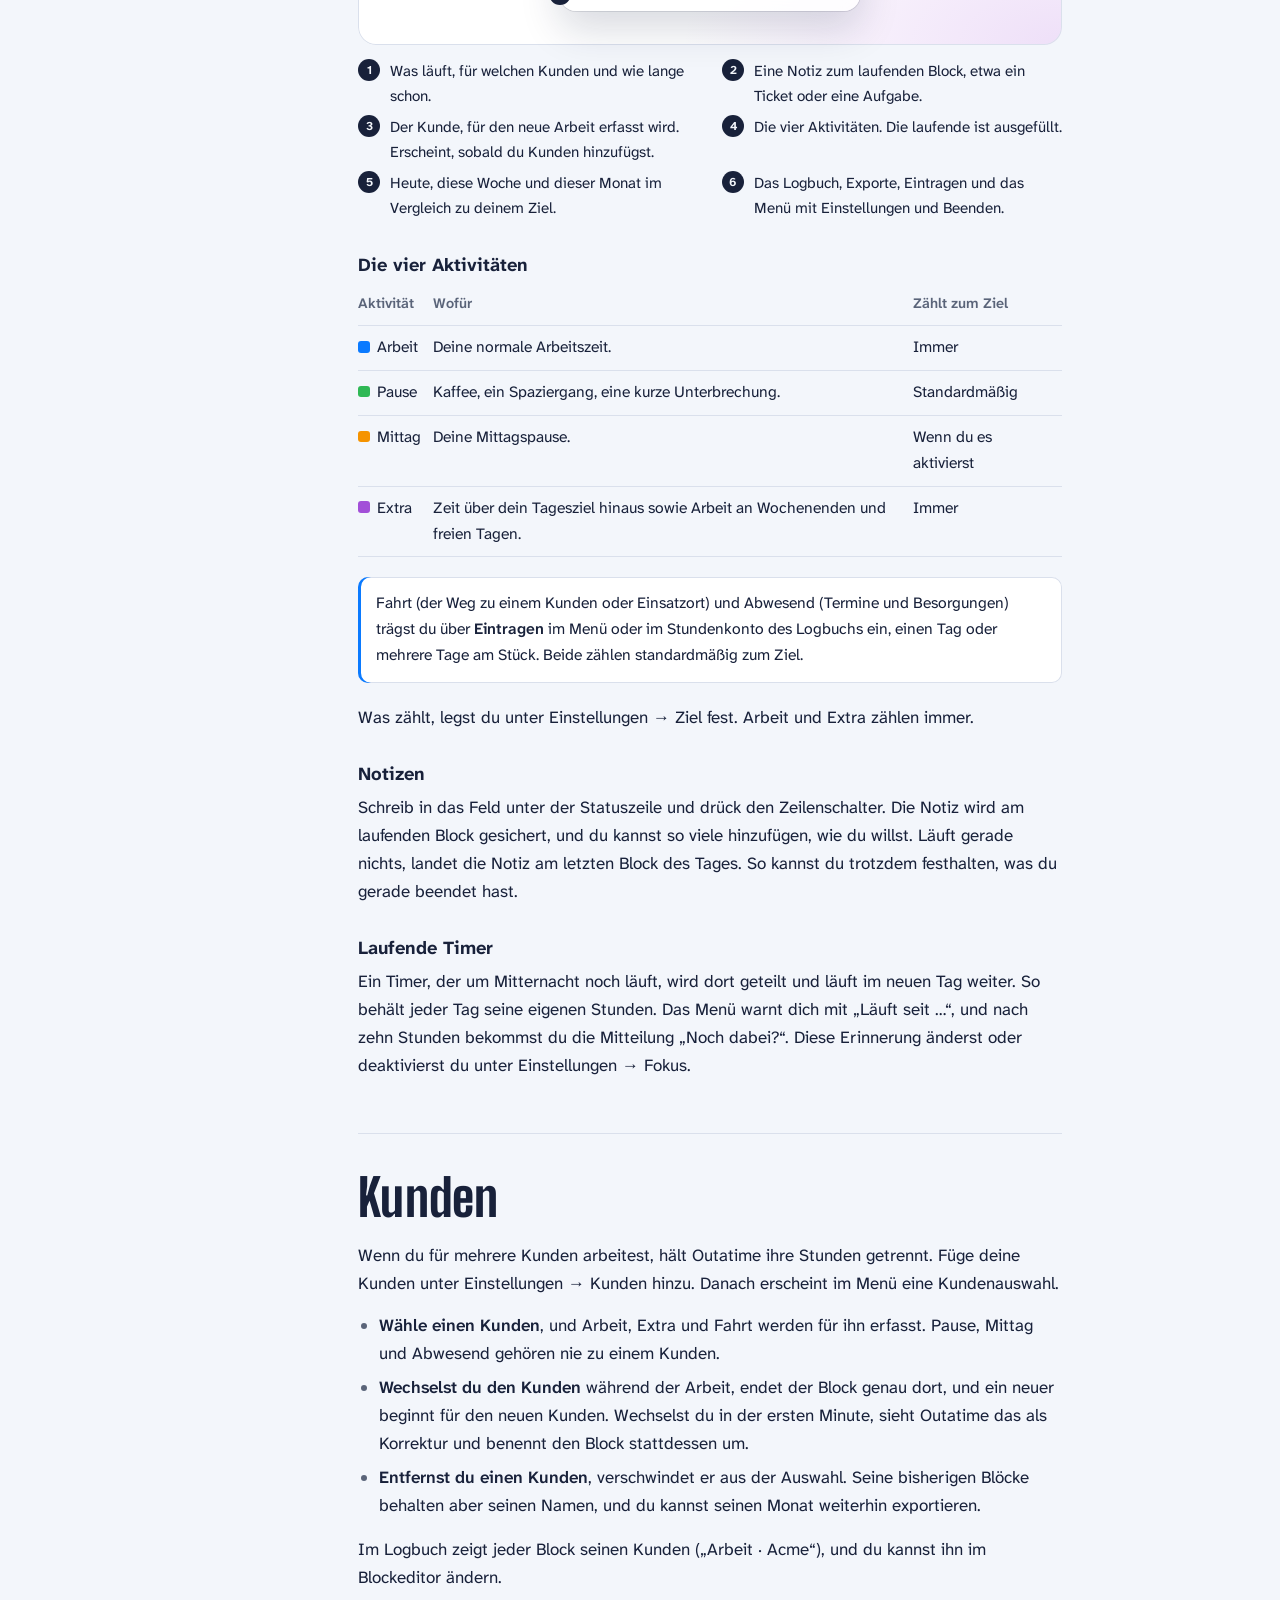
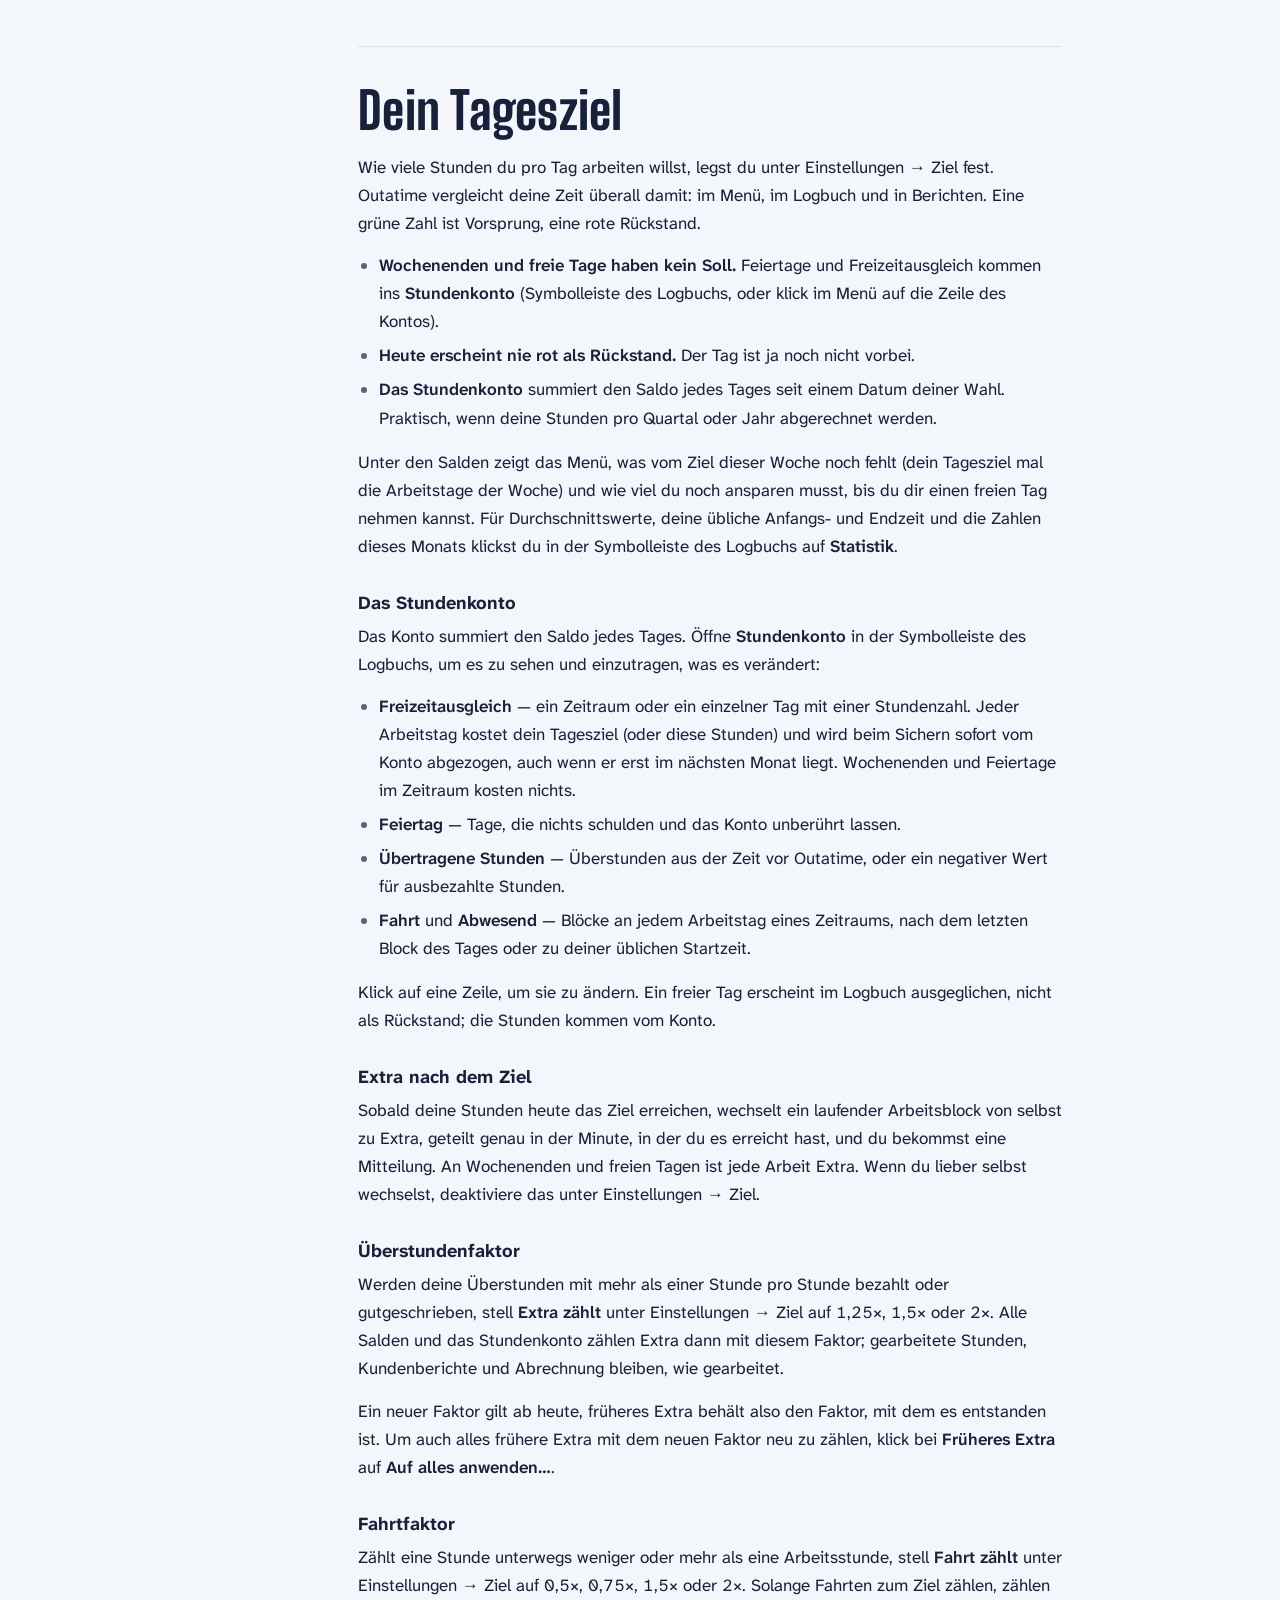
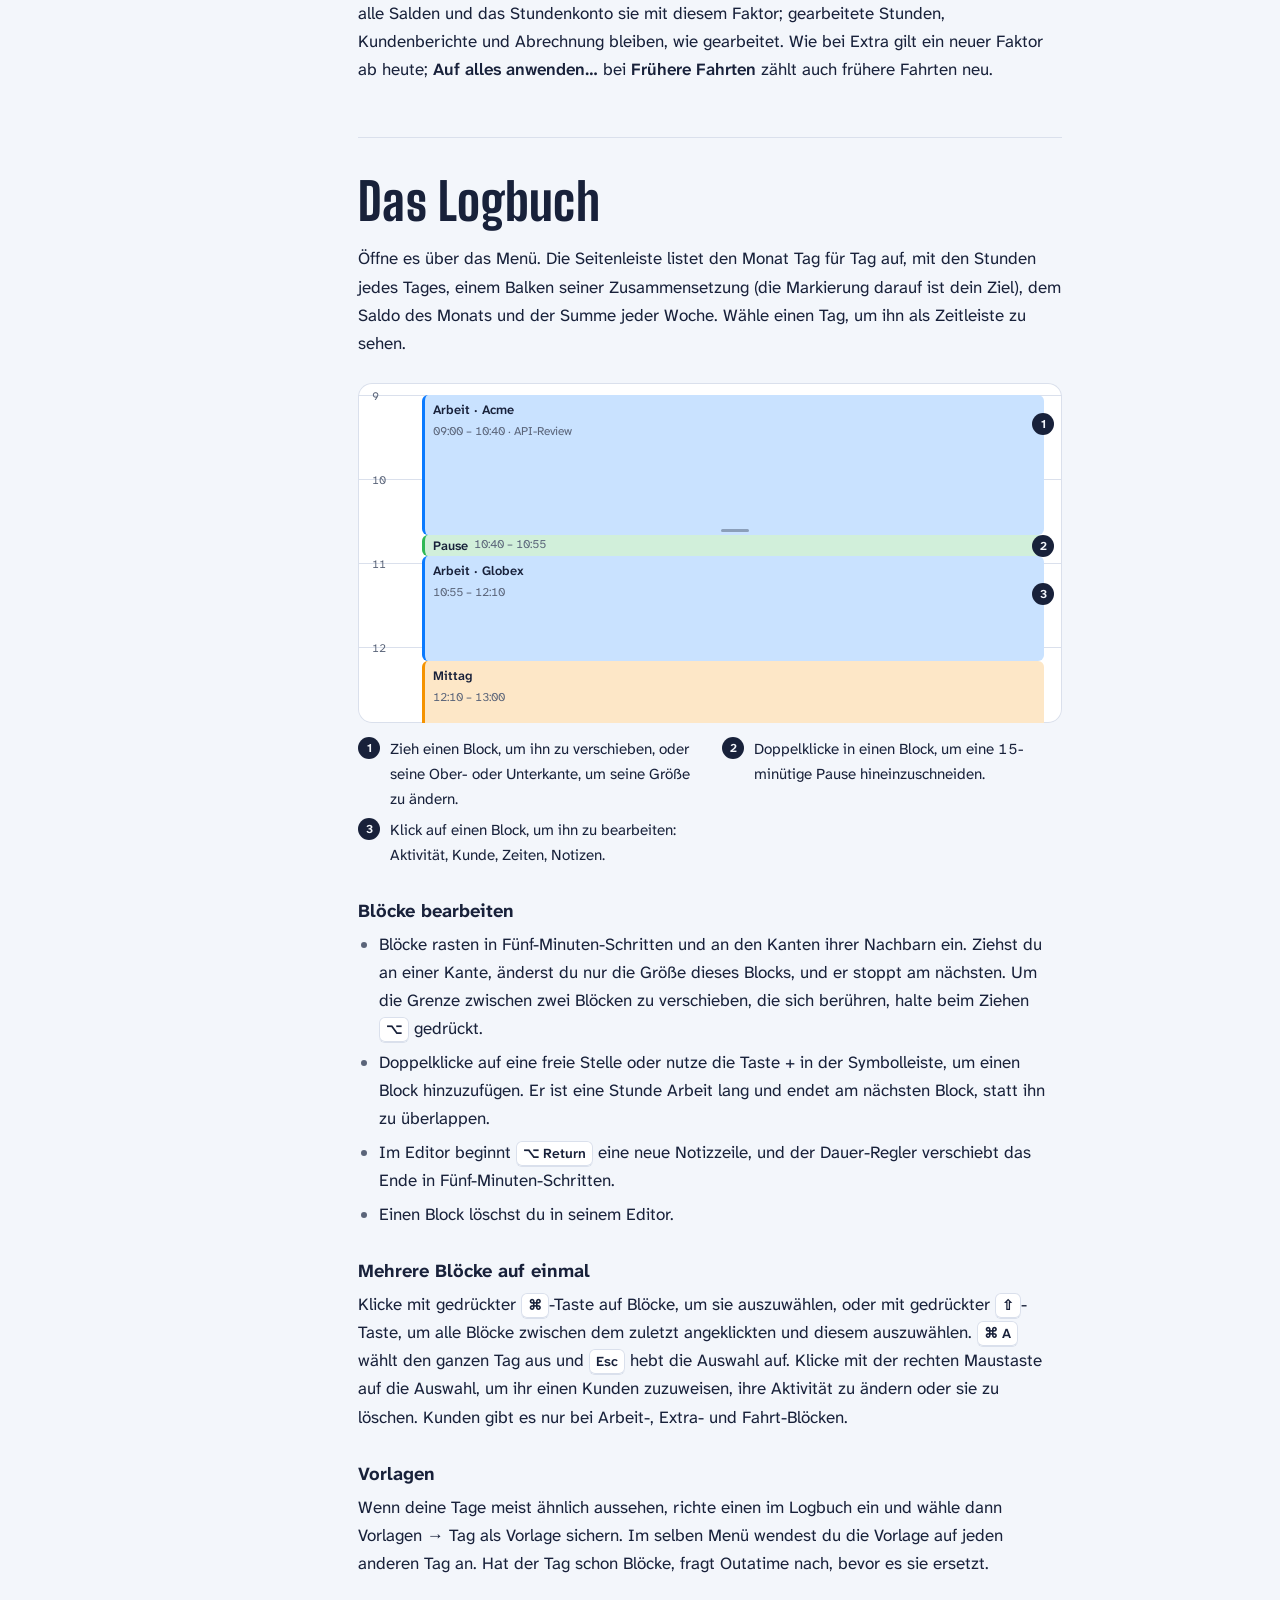
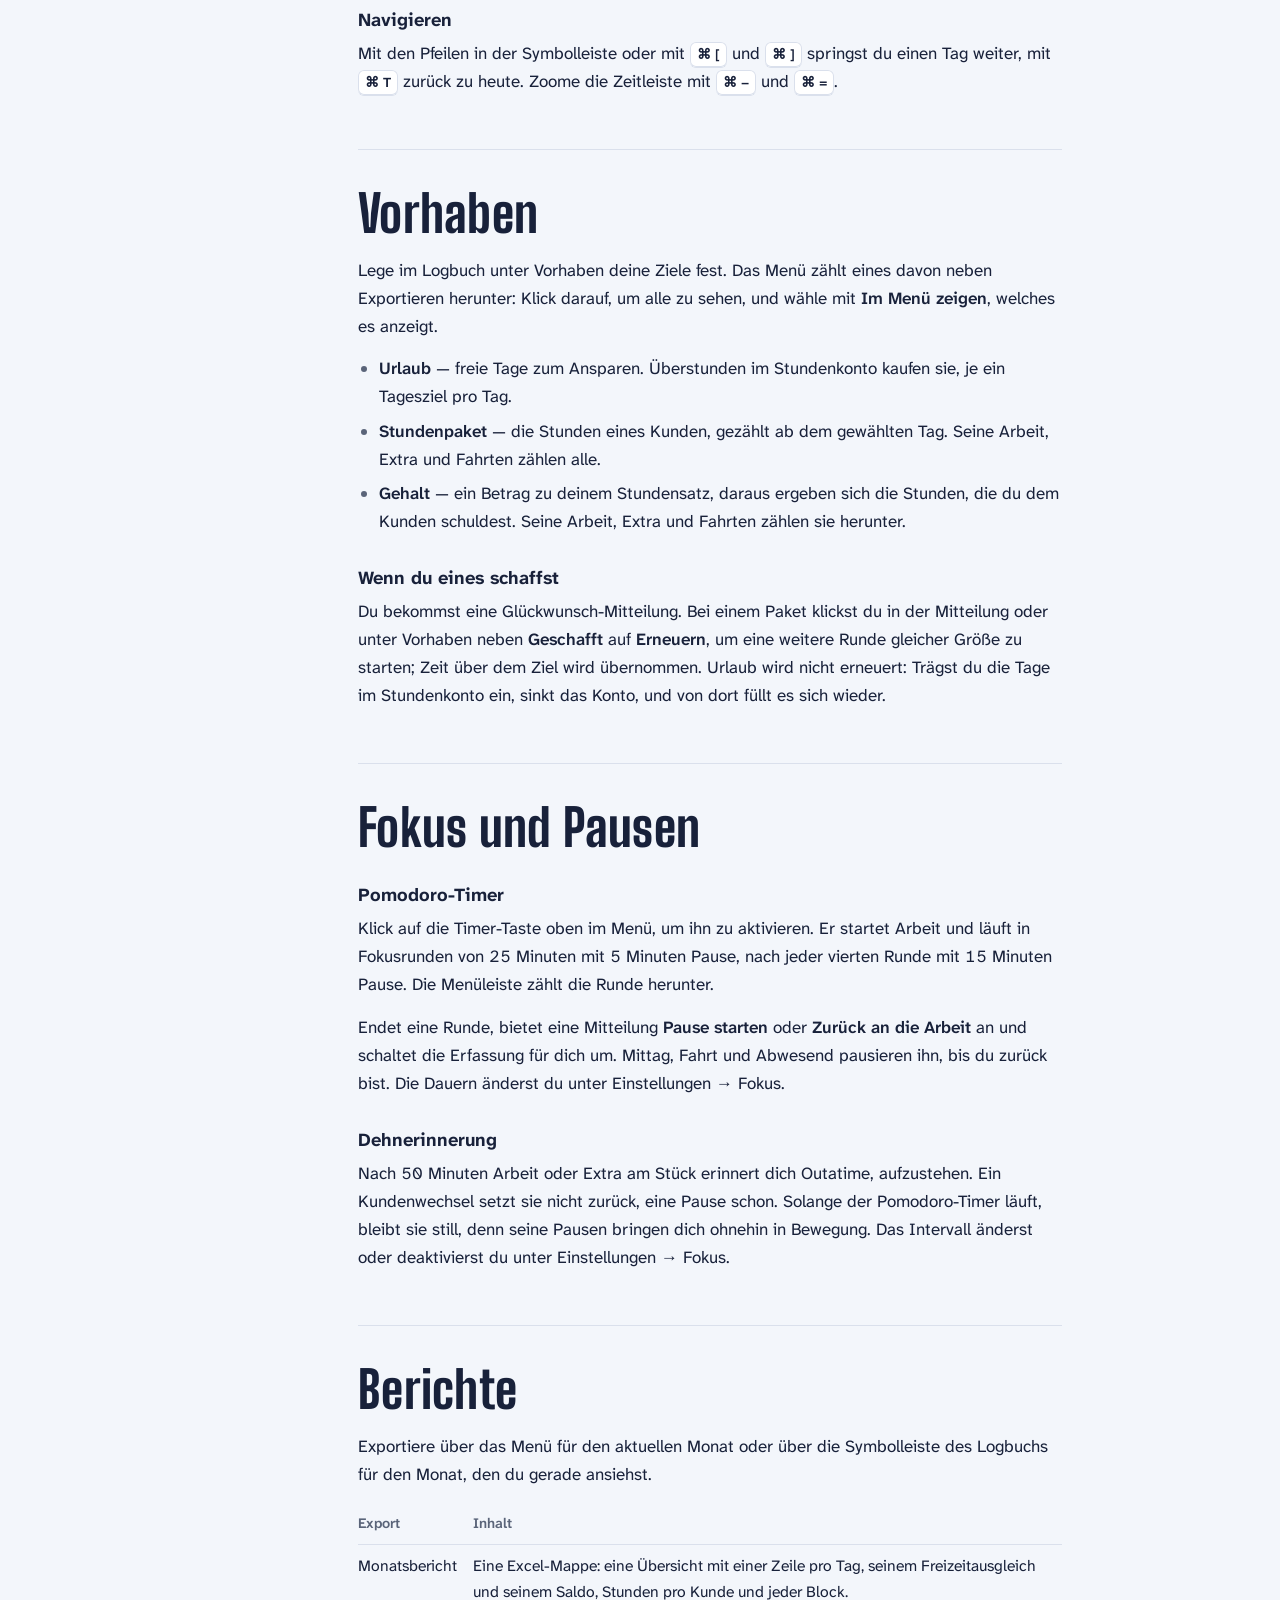
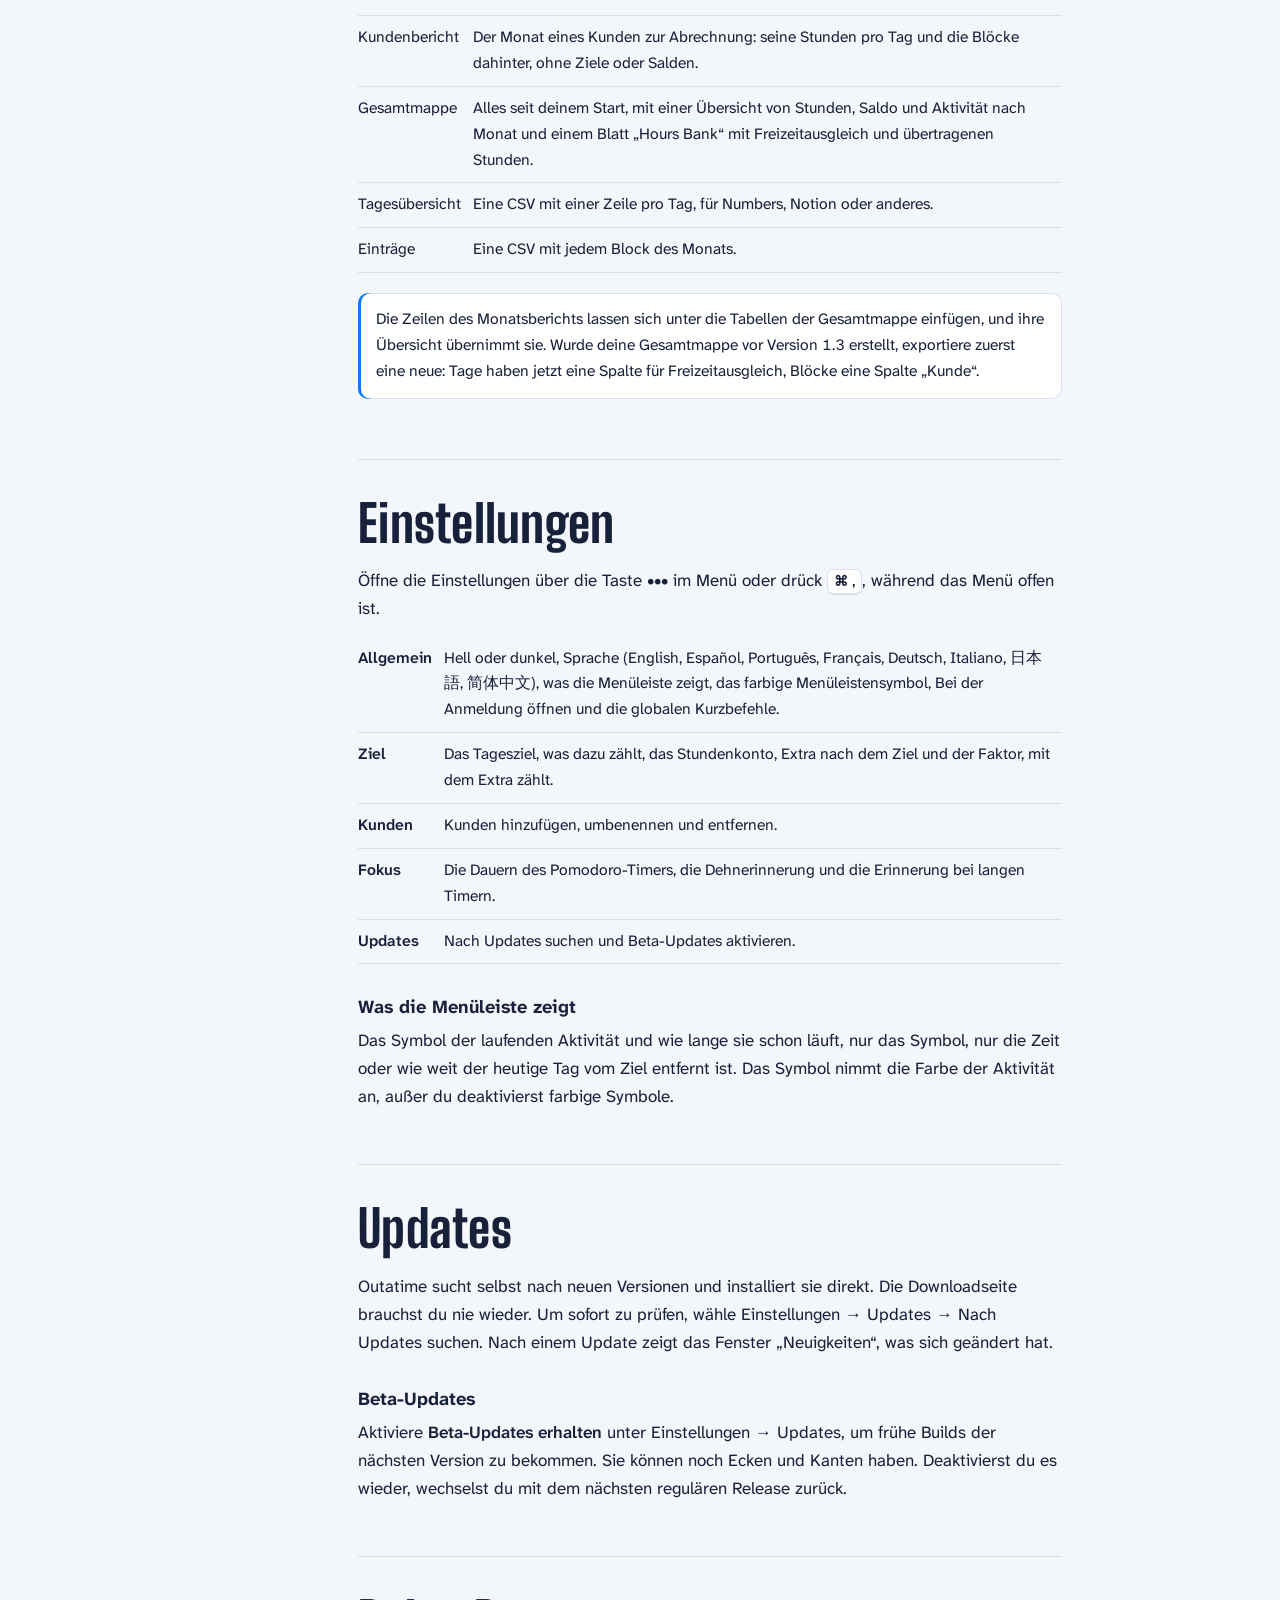
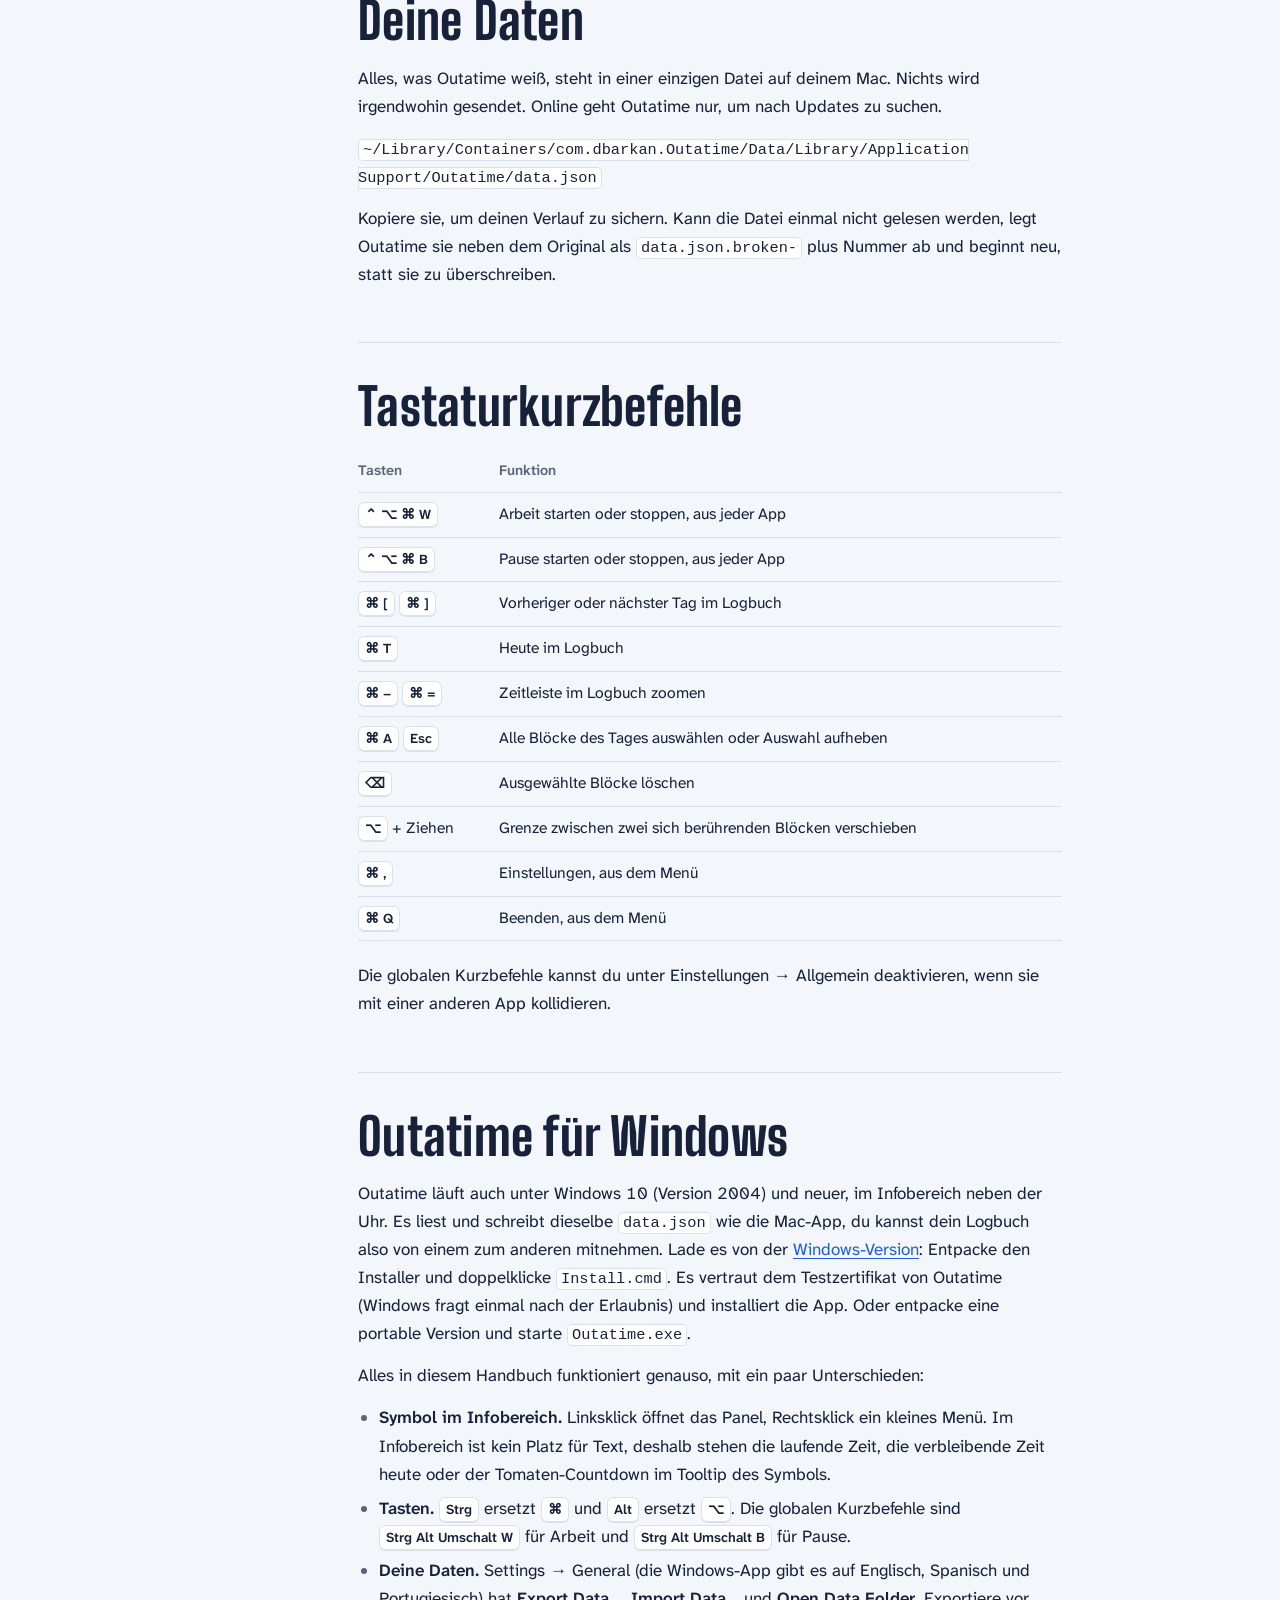
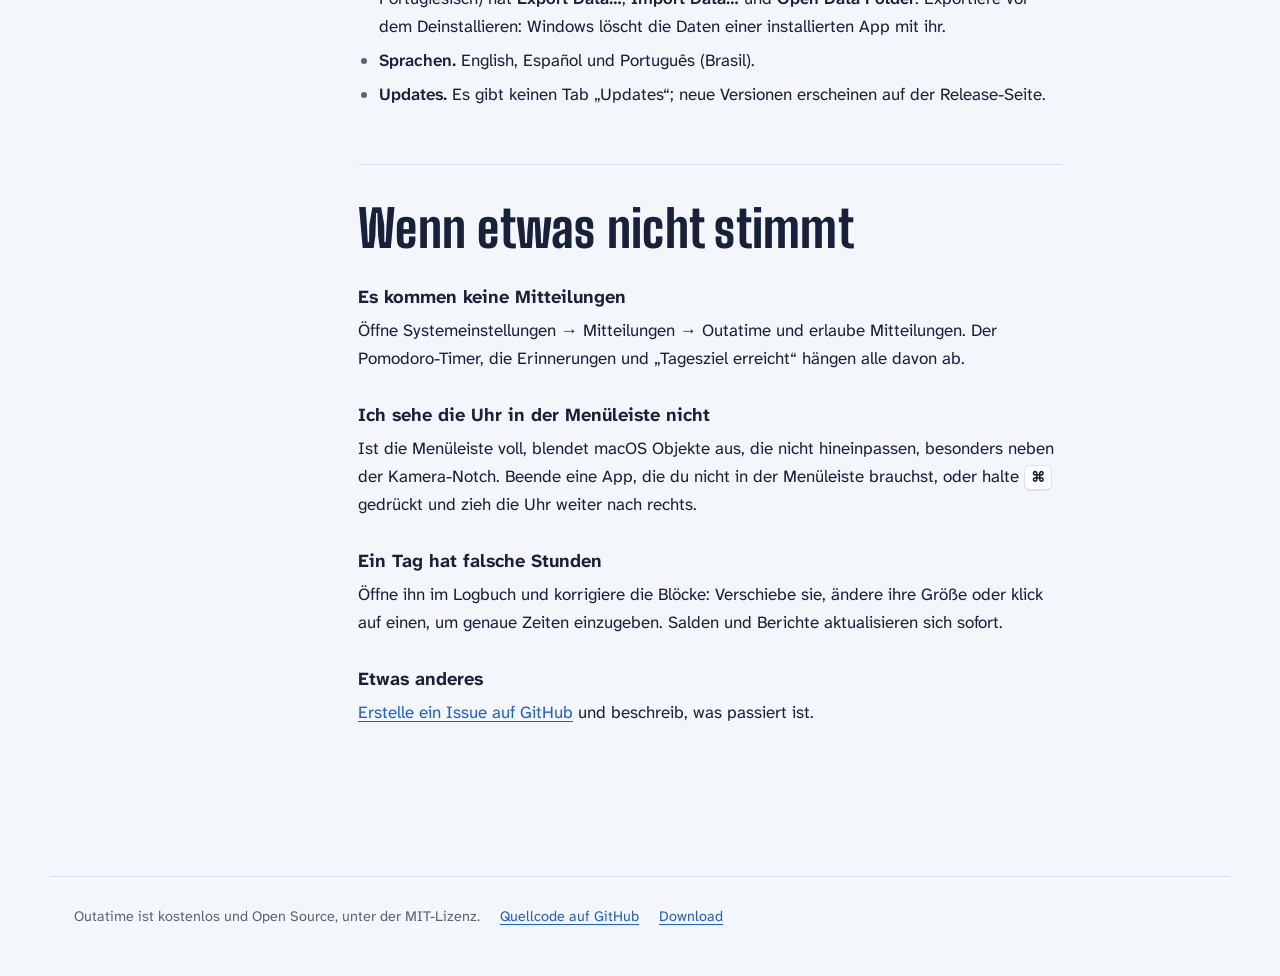
<file: docs/manual/de/index.html>
<!doctype html>
<html lang="de">
<head>
<meta charset="utf-8">
<meta name="viewport" content="width=device-width, initial-scale=1">
<title>Outatime-Handbuch</title>
<meta name="description" content="So erfasst du deinen Tag mit Outatime, der Zeiterfassung für die Menüleiste von macOS.">
<link rel="icon" href="../icon.png">
<link rel="preconnect" href="https://fonts.googleapis.com">
<link rel="preconnect" href="https://fonts.gstatic.com" crossorigin>
<link href="https://fonts.googleapis.com/css2?family=Atkinson+Hyperlegible+Next:ital,wght@0,400;0,600;0,700;1,400&family=Big+Shoulders+Display:wght@600;800;900&display=swap" rel="stylesheet">
<link rel="stylesheet" href="../manual.css">
<link rel="alternate" hreflang="en" href="https://mrbarkan.github.io/Outatime/manual/">
<link rel="alternate" hreflang="es" href="https://mrbarkan.github.io/Outatime/manual/es/">
<link rel="alternate" hreflang="pt-BR" href="https://mrbarkan.github.io/Outatime/manual/pt-BR/">
<link rel="alternate" hreflang="fr" href="https://mrbarkan.github.io/Outatime/manual/fr/">
<link rel="alternate" hreflang="de" href="https://mrbarkan.github.io/Outatime/manual/de/">
<link rel="alternate" hreflang="it" href="https://mrbarkan.github.io/Outatime/manual/it/">
<link rel="alternate" hreflang="ja" href="https://mrbarkan.github.io/Outatime/manual/ja/">
<link rel="alternate" hreflang="zh-Hans" href="https://mrbarkan.github.io/Outatime/manual/zh-Hans/">
<link rel="alternate" hreflang="x-default" href="https://mrbarkan.github.io/Outatime/manual/">
<script src="../manual.js"></script>
</head>
<body>

<header class="hero">
  <div class="hero-top">
    <img src="../icon.png" alt="" width="84" height="84">
    <h1>Outatime</h1>
    <select class="lang" aria-label="Sprache"></select>
  </div>
  <p class="lede"><strong>Das Handbuch.</strong> Alles, was Outatime kann, vom ersten Klick in der Menüleiste bis zum Bericht, den du am Monatsende an einen Kunden schickst.</p>

  <figure class="ribbon" aria-label="Ein Beispieltag: Arbeit ab neun, eine Kaffeepause, Mittag um halb eins, weitere Arbeit, dann Extrastunden am Abend.">
    <div class="ribbon-track" id="ribbon" data-labels='{"work": "Arbeit", "lunch": "Mittag", "travel": "Fahrt", "extra": "Extra"}'></div>
    <div class="ribbon-scale" id="scale" aria-hidden="true"></div>
    <figcaption class="ribbon-caption">Ein Tag in Outatime: Jeder Block ist ein Abschnitt einer Aktivität, vom Moment, in dem du sie startest, bis zu dem, in dem du stoppst oder wechselst.</figcaption>
  </figure>
</header>

<div class="page">
  <nav class="toc" aria-label="Inhalt">
    <p>Inhalt</p>
    <ol id="toc"></ol>
  </nav>

  <main>
    <details class="toc-mobile"><summary>Inhalt</summary><ol id="toc-mobile"></ol><select class="lang" aria-label="Sprache"></select></details>

    <section id="start">
      <h2>Erste Schritte</h2>
      <p>Lade <code>Outatime.dmg</code> aus dem <a href="https://github.com/mrbarkan/Outatime/releases/latest">neuesten Release</a>, zieh Outatime in den Ordner „Programme“ und öffne es. Du brauchst macOS 26 Tahoe oder neuer.</p>
      <p>Outatime hat kein Dock-Symbol und kein Hauptfenster. Es wohnt als kleine Uhr in der Menüleiste. Klick auf die Uhr, um das Menü zu öffnen. Dort findet die ganze Erfassung statt.</p>
      <p>Damit es jeden Morgen auf dich wartet, aktiviere <strong>Bei der Anmeldung öffnen</strong> unter Einstellungen → Allgemein.</p>
      <div class="note"><p>Erlaube Mitteilungen, wenn macOS fragt. Der Pomodoro-Timer, die Dehnerinnerung und die Meldung „Tagesziel erreicht“ kommen alle als Mitteilung.</p></div>
    </section>

    <section id="tracking">
      <h2>Zeit erfassen</h2>
      <p>Klick auf eine Aktivität, um sie zu starten. Klick erneut, um sie zu stoppen. Ein Klick auf eine andere Aktivität stoppt die laufende und startet im selben Moment die neue. So hat dein Tag keine Lücken, die du nicht wolltest.</p>

      <figure>
        <div class="panel-wrap">
          <div class="panel" aria-hidden="true">
            <span class="pin" data-n="1" style="left:-11px;top:10px"></span>
            <div class="row status"><i class="dot" style="--c:var(--work)"></i> Arbeit <small>· Acme</small><span class="t">1:42:10</span></div>
            <span class="pin" data-n="2" style="left:-11px;top:52px"></span>
            <div class="field">Woran arbeitest du?</div>
            <span class="pin" data-n="3" style="left:-11px;top:88px"></span>
            <div class="seg"><span>Kein Kunde</span><span class="on">Acme</span><span>Globex</span></div>
            <span class="pin" data-n="4" style="left:-11px;top:150px"></span>
            <div class="tiles">
              <div class="tile on" style="--c:var(--work)"><i></i>Arbeit</div>
              <div class="tile" style="--c:var(--break)"><i></i>Pause</div>
              <div class="tile" style="--c:var(--lunch)"><i></i>Mittag</div>
              <div class="tile" style="--c:var(--extra)"><i></i>Extra</div>
            </div>
            <span class="pin" data-n="5" style="left:-11px;bottom:62px"></span>
            <div class="totals">
              <span>Heute</span><b>6h 12m</b><span class="today">−1h 48m</span>
              <span>Diese Woche</span><b>30h 40m</b><span class="plus">+0h 40m</span>
              <span>Dieser Monat</span><b>36h 52m</b><span class="plus">+0h 52m</span>
            </div>
            <span class="pin" data-n="6" style="left:-11px;bottom:6px"></span>
            <div class="foot"><span>Logbuch</span><span>Exportieren</span><span>Eintragen</span><span>•••</span></div>
          </div>
        </div>
        <ol class="callouts">
          <li>Was läuft, für welchen Kunden und wie lange schon.</li>
          <li>Eine Notiz zum laufenden Block, etwa ein Ticket oder eine Aufgabe.</li>
          <li>Der Kunde, für den neue Arbeit erfasst wird. Erscheint, sobald du Kunden hinzufügst.</li>
          <li>Die vier Aktivitäten. Die laufende ist ausgefüllt.</li>
          <li>Heute, diese Woche und dieser Monat im Vergleich zu deinem Ziel.</li>
          <li>Das Logbuch, Exporte, Eintragen und das Menü mit Einstellungen und Beenden.</li>
        </ol>
      </figure>

      <h3>Die vier Aktivitäten</h3>
      <table>
        <thead><tr><th>Aktivität</th><th>Wofür</th><th>Zählt zum Ziel</th></tr></thead>
        <tbody>
          <tr><td><span class="swatch" style="--c:var(--work)"></span>Arbeit</td><td>Deine normale Arbeitszeit.</td><td>Immer</td></tr>
          <tr><td><span class="swatch" style="--c:var(--break)"></span>Pause</td><td>Kaffee, ein Spaziergang, eine kurze Unterbrechung.</td><td>Standardmäßig</td></tr>
          <tr><td><span class="swatch" style="--c:var(--lunch)"></span>Mittag</td><td>Deine Mittagspause.</td><td>Wenn du es aktivierst</td></tr>
          <tr><td><span class="swatch" style="--c:var(--extra)"></span>Extra</td><td>Zeit über dein Tagesziel hinaus sowie Arbeit an Wochenenden und freien Tagen.</td><td>Immer</td></tr>
        </tbody>
      </table>
      <div class="note"><p>Fahrt (der Weg zu einem Kunden oder Einsatzort) und Abwesend (Termine und Besorgungen) trägst du über <strong>Eintragen</strong> im Menü oder im Stundenkonto des Logbuchs ein, einen Tag oder mehrere Tage am Stück. Beide zählen standardmäßig zum Ziel.</p></div>
      <p>Was zählt, legst du unter Einstellungen → Ziel fest. Arbeit und Extra zählen immer.</p>

      <h3>Notizen</h3>
      <p>Schreib in das Feld unter der Statuszeile und drück den Zeilenschalter. Die Notiz wird am laufenden Block gesichert, und du kannst so viele hinzufügen, wie du willst. Läuft gerade nichts, landet die Notiz am letzten Block des Tages. So kannst du trotzdem festhalten, was du gerade beendet hast.</p>

      <h3>Laufende Timer</h3>
      <p>Ein Timer, der um Mitternacht noch läuft, wird dort geteilt und läuft im neuen Tag weiter. So behält jeder Tag seine eigenen Stunden. Das Menü warnt dich mit „Läuft seit …“, und nach zehn Stunden bekommst du die Mitteilung „Noch dabei?“. Diese Erinnerung änderst oder deaktivierst du unter Einstellungen → Fokus.</p>
    </section>

    <section id="clients">
      <h2>Kunden</h2>
      <p>Wenn du für mehrere Kunden arbeitest, hält Outatime ihre Stunden getrennt. Füge deine Kunden unter Einstellungen → Kunden hinzu. Danach erscheint im Menü eine Kundenauswahl.</p>
      <ul>
        <li><strong>Wähle einen Kunden</strong>, und Arbeit, Extra und Fahrt werden für ihn erfasst. Pause, Mittag und Abwesend gehören nie zu einem Kunden.</li>
        <li><strong>Wechselst du den Kunden</strong> während der Arbeit, endet der Block genau dort, und ein neuer beginnt für den neuen Kunden. Wechselst du in der ersten Minute, sieht Outatime das als Korrektur und benennt den Block stattdessen um.</li>
        <li><strong>Entfernst du einen Kunden</strong>, verschwindet er aus der Auswahl. Seine bisherigen Blöcke behalten aber seinen Namen, und du kannst seinen Monat weiterhin exportieren.</li>
      </ul>
      <p>Im Logbuch zeigt jeder Block seinen Kunden („Arbeit · Acme“), und du kannst ihn im Blockeditor ändern.</p>
    </section>

    <section id="target">
      <h2>Dein Tagesziel</h2>
      <p>Wie viele Stunden du pro Tag arbeiten willst, legst du unter Einstellungen → Ziel fest. Outatime vergleicht deine Zeit überall damit: im Menü, im Logbuch und in Berichten. Eine grüne Zahl ist Vorsprung, eine rote Rückstand.</p>
      <ul>
        <li><strong>Wochenenden und freie Tage haben kein Soll.</strong> Feiertage und Freizeitausgleich kommen ins <strong>Stundenkonto</strong> (Symbolleiste des Logbuchs, oder klick im Menü auf die Zeile des Kontos).</li>
        <li><strong>Heute erscheint nie rot als Rückstand.</strong> Der Tag ist ja noch nicht vorbei.</li>
        <li><strong>Das Stundenkonto</strong> summiert den Saldo jedes Tages seit einem Datum deiner Wahl. Praktisch, wenn deine Stunden pro Quartal oder Jahr abgerechnet werden.</li>
      </ul>
      <p>Unter den Salden zeigt das Menü, was vom Ziel dieser Woche noch fehlt (dein Tagesziel mal die Arbeitstage der Woche) und wie viel du noch ansparen musst, bis du dir einen freien Tag nehmen kannst. Für Durchschnittswerte, deine übliche Anfangs- und Endzeit und die Zahlen dieses Monats klickst du in der Symbolleiste des Logbuchs auf <strong>Statistik</strong>.</p>
      <h3>Das Stundenkonto</h3>
      <p>Das Konto summiert den Saldo jedes Tages. Öffne <strong>Stundenkonto</strong> in der Symbolleiste des Logbuchs, um es zu sehen und einzutragen, was es verändert:</p>
      <ul>
        <li><strong>Freizeitausgleich</strong> — ein Zeitraum oder ein einzelner Tag mit einer Stundenzahl. Jeder Arbeitstag kostet dein Tagesziel (oder diese Stunden) und wird beim Sichern sofort vom Konto abgezogen, auch wenn er erst im nächsten Monat liegt. Wochenenden und Feiertage im Zeitraum kosten nichts.</li>
        <li><strong>Feiertag</strong> — Tage, die nichts schulden und das Konto unberührt lassen.</li>
        <li><strong>Übertragene Stunden</strong> — Überstunden aus der Zeit vor Outatime, oder ein negativer Wert für ausbezahlte Stunden.</li>
        <li><strong>Fahrt</strong> und <strong>Abwesend</strong> — Blöcke an jedem Arbeitstag eines Zeitraums, nach dem letzten Block des Tages oder zu deiner üblichen Startzeit.</li>
      </ul>
      <p>Klick auf eine Zeile, um sie zu ändern. Ein freier Tag erscheint im Logbuch ausgeglichen, nicht als Rückstand; die Stunden kommen vom Konto.</p>
      <h3>Extra nach dem Ziel</h3>
      <p>Sobald deine Stunden heute das Ziel erreichen, wechselt ein laufender Arbeitsblock von selbst zu Extra, geteilt genau in der Minute, in der du es erreicht hast, und du bekommst eine Mitteilung. An Wochenenden und freien Tagen ist jede Arbeit Extra. Wenn du lieber selbst wechselst, deaktiviere das unter Einstellungen → Ziel.</p>
      <h3>Überstundenfaktor</h3>
      <p>Werden deine Überstunden mit mehr als einer Stunde pro Stunde bezahlt oder gutgeschrieben, stell <strong>Extra zählt</strong> unter Einstellungen → Ziel auf 1,25×, 1,5× oder 2×. Alle Salden und das Stundenkonto zählen Extra dann mit diesem Faktor; gearbeitete Stunden, Kundenberichte und Abrechnung bleiben, wie gearbeitet.</p>
      <p>Ein neuer Faktor gilt ab heute, früheres Extra behält also den Faktor, mit dem es entstanden ist. Um auch alles frühere Extra mit dem neuen Faktor neu zu zählen, klick bei <strong>Früheres Extra</strong> auf <strong>Auf alles anwenden…</strong>.</p>
      <h3>Fahrtfaktor</h3>
      <p>Zählt eine Stunde unterwegs weniger oder mehr als eine Arbeitsstunde, stell <strong>Fahrt zählt</strong> unter Einstellungen → Ziel auf 0,5×, 0,75×, 1,5× oder 2×. Solange Fahrten zum Ziel zählen, zählen alle Salden und das Stundenkonto sie mit diesem Faktor; gearbeitete Stunden, Kundenberichte und Abrechnung bleiben, wie gearbeitet. Wie bei Extra gilt ein neuer Faktor ab heute; <strong>Auf alles anwenden…</strong> bei <strong>Frühere Fahrten</strong> zählt auch frühere Fahrten neu.</p>
    </section>

    <section id="logbook">
      <h2>Das Logbuch</h2>
      <p>Öffne es über das Menü. Die Seitenleiste listet den Monat Tag für Tag auf, mit den Stunden jedes Tages, einem Balken seiner Zusammensetzung (die Markierung darauf ist dein Ziel), dem Saldo des Monats und der Summe jeder Woche. Wähle einen Tag, um ihn als Zeitleiste zu sehen.</p>

      <figure>
        <div class="day" aria-hidden="true">
          <div class="h" style="top:12px"><span>9</span></div>
          <div class="h" style="top:96px"><span>10</span></div>
          <div class="h" style="top:180px"><span>11</span></div>
          <div class="h" style="top:264px"><span>12</span></div>
          <div class="b" style="--c:var(--work);top:12px;height:140px"><strong>Arbeit · Acme</strong><small>09:00 – 10:40 · API-Review</small><span class="grip" style="bottom:3px"></span></div>
          <span class="pin" data-n="1" style="right:8px;top:30px"></span>
          <div class="b short" style="--c:var(--break);top:152px;height:21px"><strong>Pause</strong><small>10:40 – 10:55</small></div>
          <span class="pin" data-n="2" style="right:8px;top:152px"></span>
          <div class="b" style="--c:var(--work);top:173px;height:105px"><strong>Arbeit · Globex</strong><small>10:55 – 12:10</small></div>
          <span class="pin" data-n="3" style="right:8px;top:200px"></span>
          <div class="b" style="--c:var(--lunch);top:278px;height:80px"><strong>Mittag</strong><small>12:10 – 13:00</small></div>
        </div>
        <ol class="callouts">
          <li>Zieh einen Block, um ihn zu verschieben, oder seine Ober- oder Unterkante, um seine Größe zu ändern.</li>
          <li>Doppelklicke in einen Block, um eine 15-minütige Pause hineinzuschneiden.</li>
          <li>Klick auf einen Block, um ihn zu bearbeiten: Aktivität, Kunde, Zeiten, Notizen.</li>
        </ol>
      </figure>

      <h3>Blöcke bearbeiten</h3>
      <ul>
        <li>Blöcke rasten in Fünf-Minuten-Schritten und an den Kanten ihrer Nachbarn ein. Ziehst du an einer Kante, änderst du nur die Größe dieses Blocks, und er stoppt am nächsten. Um die Grenze zwischen zwei Blöcken zu verschieben, die sich berühren, halte beim Ziehen <kbd>⌥</kbd> gedrückt.</li>
        <li>Doppelklicke auf eine freie Stelle oder nutze die Taste + in der Symbolleiste, um einen Block hinzuzufügen. Er ist eine Stunde Arbeit lang und endet am nächsten Block, statt ihn zu überlappen.</li>
        <li>Im Editor beginnt <kbd>⌥ Return</kbd> eine neue Notizzeile, und der Dauer-Regler verschiebt das Ende in Fünf-Minuten-Schritten.</li>
        <li>Einen Block löschst du in seinem Editor.</li>
      </ul>

      <h3>Mehrere Blöcke auf einmal</h3>
      <p>Klicke mit gedrückter <kbd>⌘</kbd>-Taste auf Blöcke, um sie auszuwählen, oder mit gedrückter <kbd>⇧</kbd>-Taste, um alle Blöcke zwischen dem zuletzt angeklickten und diesem auszuwählen. <kbd>⌘ A</kbd> wählt den ganzen Tag aus und <kbd>Esc</kbd> hebt die Auswahl auf. Klicke mit der rechten Maustaste auf die Auswahl, um ihr einen Kunden zuzuweisen, ihre Aktivität zu ändern oder sie zu löschen. Kunden gibt es nur bei Arbeit-, Extra- und Fahrt-Blöcken.</p>

      <h3>Vorlagen</h3>
      <p>Wenn deine Tage meist ähnlich aussehen, richte einen im Logbuch ein und wähle dann Vorlagen → Tag als Vorlage sichern. Im selben Menü wendest du die Vorlage auf jeden anderen Tag an. Hat der Tag schon Blöcke, fragt Outatime nach, bevor es sie ersetzt.</p>

      <h3>Navigieren</h3>
      <p>Mit den Pfeilen in der Symbolleiste oder mit <kbd>⌘ [</kbd> und <kbd>⌘ ]</kbd> springst du einen Tag weiter, mit <kbd>⌘ T</kbd> zurück zu heute. Zoome die Zeitleiste mit <kbd>⌘ −</kbd> und <kbd>⌘ =</kbd>.</p>
    </section>

    <section id="objectives">
      <h2>Vorhaben</h2>
      <p>Lege im Logbuch unter Vorhaben deine Ziele fest. Das Menü zählt eines davon neben Exportieren herunter: Klick darauf, um alle zu sehen, und wähle mit <strong>Im Menü zeigen</strong>, welches es anzeigt.</p>
      <ul>
        <li><strong>Urlaub</strong> — freie Tage zum Ansparen. Überstunden im Stundenkonto kaufen sie, je ein Tagesziel pro Tag.</li>
        <li><strong>Stundenpaket</strong> — die Stunden eines Kunden, gezählt ab dem gewählten Tag. Seine Arbeit, Extra und Fahrten zählen alle.</li>
        <li><strong>Gehalt</strong> — ein Betrag zu deinem Stundensatz, daraus ergeben sich die Stunden, die du dem Kunden schuldest. Seine Arbeit, Extra und Fahrten zählen sie herunter.</li>
      </ul>
      <h3>Wenn du eines schaffst</h3>
      <p>Du bekommst eine Glückwunsch-Mitteilung. Bei einem Paket klickst du in der Mitteilung oder unter Vorhaben neben <strong>Geschafft</strong> auf <strong>Erneuern</strong>, um eine weitere Runde gleicher Größe zu starten; Zeit über dem Ziel wird übernommen. Urlaub wird nicht erneuert: Trägst du die Tage im Stundenkonto ein, sinkt das Konto, und von dort füllt es sich wieder.</p>
    </section>

    <section id="focus">
      <h2>Fokus und Pausen</h2>
      <h3>Pomodoro-Timer</h3>
      <p>Klick auf die Timer-Taste oben im Menü, um ihn zu aktivieren. Er startet Arbeit und läuft in Fokusrunden von 25 Minuten mit 5 Minuten Pause, nach jeder vierten Runde mit 15 Minuten Pause. Die Menüleiste zählt die Runde herunter.</p>
      <p>Endet eine Runde, bietet eine Mitteilung <strong>Pause starten</strong> oder <strong>Zurück an die Arbeit</strong> an und schaltet die Erfassung für dich um. Mittag, Fahrt und Abwesend pausieren ihn, bis du zurück bist. Die Dauern änderst du unter Einstellungen → Fokus.</p>
      <h3>Dehnerinnerung</h3>
      <p>Nach 50 Minuten Arbeit oder Extra am Stück erinnert dich Outatime, aufzustehen. Ein Kundenwechsel setzt sie nicht zurück, eine Pause schon. Solange der Pomodoro-Timer läuft, bleibt sie still, denn seine Pausen bringen dich ohnehin in Bewegung. Das Intervall änderst oder deaktivierst du unter Einstellungen → Fokus.</p>
    </section>

    <section id="reports">
      <h2>Berichte</h2>
      <p>Exportiere über das Menü für den aktuellen Monat oder über die Symbolleiste des Logbuchs für den Monat, den du gerade ansiehst.</p>
      <table>
        <thead><tr><th>Export</th><th>Inhalt</th></tr></thead>
        <tbody>
          <tr><td>Monatsbericht</td><td>Eine Excel-Mappe: eine Übersicht mit einer Zeile pro Tag, seinem Freizeitausgleich und seinem Saldo, Stunden pro Kunde und jeder Block.</td></tr>
          <tr><td>Kundenbericht</td><td>Der Monat eines Kunden zur Abrechnung: seine Stunden pro Tag und die Blöcke dahinter, ohne Ziele oder Salden.</td></tr>
          <tr><td>Gesamtmappe</td><td>Alles seit deinem Start, mit einer Übersicht von Stunden, Saldo und Aktivität nach Monat und einem Blatt „Hours Bank“ mit Freizeitausgleich und übertragenen Stunden.</td></tr>
          <tr><td>Tagesübersicht</td><td>Eine CSV mit einer Zeile pro Tag, für Numbers, Notion oder anderes.</td></tr>
          <tr><td>Einträge</td><td>Eine CSV mit jedem Block des Monats.</td></tr>
        </tbody>
      </table>
      <div class="note"><p>Die Zeilen des Monatsberichts lassen sich unter die Tabellen der Gesamtmappe einfügen, und ihre Übersicht übernimmt sie. Wurde deine Gesamtmappe vor Version 1.3 erstellt, exportiere zuerst eine neue: Tage haben jetzt eine Spalte für Freizeitausgleich, Blöcke eine Spalte „Kunde“.</p></div>
    </section>

    <section id="settings">
      <h2>Einstellungen</h2>
      <p>Öffne die Einstellungen über die Taste ••• im Menü oder drück <kbd>⌘ ,</kbd>, während das Menü offen ist.</p>
      <table>
        <tbody>
          <tr><td><strong>Allgemein</strong></td><td>Hell oder dunkel, Sprache (English, Español, Português, Français, Deutsch, Italiano, 日本語, 简体中文), was die Menüleiste zeigt, das farbige Menüleistensymbol, Bei der Anmeldung öffnen und die globalen Kurzbefehle.</td></tr>
          <tr><td><strong>Ziel</strong></td><td>Das Tagesziel, was dazu zählt, das Stundenkonto, Extra nach dem Ziel und der Faktor, mit dem Extra zählt.</td></tr>
          <tr><td><strong>Kunden</strong></td><td>Kunden hinzufügen, umbenennen und entfernen.</td></tr>
          <tr><td><strong>Fokus</strong></td><td>Die Dauern des Pomodoro-Timers, die Dehnerinnerung und die Erinnerung bei langen Timern.</td></tr>
          <tr><td><strong>Updates</strong></td><td>Nach Updates suchen und Beta-Updates aktivieren.</td></tr>
        </tbody>
      </table>
      <h3>Was die Menüleiste zeigt</h3>
      <p>Das Symbol der laufenden Aktivität und wie lange sie schon läuft, nur das Symbol, nur die Zeit oder wie weit der heutige Tag vom Ziel entfernt ist. Das Symbol nimmt die Farbe der Aktivität an, außer du deaktivierst farbige Symbole.</p>
    </section>

    <section id="updates">
      <h2>Updates</h2>
      <p>Outatime sucht selbst nach neuen Versionen und installiert sie direkt. Die Downloadseite brauchst du nie wieder. Um sofort zu prüfen, wähle Einstellungen → Updates → Nach Updates suchen. Nach einem Update zeigt das Fenster „Neuigkeiten“, was sich geändert hat.</p>
      <h3>Beta-Updates</h3>
      <p>Aktiviere <strong>Beta-Updates erhalten</strong> unter Einstellungen → Updates, um frühe Builds der nächsten Version zu bekommen. Sie können noch Ecken und Kanten haben. Deaktivierst du es wieder, wechselst du mit dem nächsten regulären Release zurück.</p>
    </section>

    <section id="data">
      <h2>Deine Daten</h2>
      <p>Alles, was Outatime weiß, steht in einer einzigen Datei auf deinem Mac. Nichts wird irgendwohin gesendet. Online geht Outatime nur, um nach Updates zu suchen.</p>
      <p><code>~/Library/Containers/com.dbarkan.Outatime/Data/Library/Application Support/Outatime/data.json</code></p>
      <p>Kopiere sie, um deinen Verlauf zu sichern. Kann die Datei einmal nicht gelesen werden, legt Outatime sie neben dem Original als <code>data.json.broken-</code> plus Nummer ab und beginnt neu, statt sie zu überschreiben.</p>
    </section>

    <section id="shortcuts">
      <h2>Tastaturkurzbefehle</h2>
      <table>
        <thead><tr><th>Tasten</th><th>Funktion</th></tr></thead>
        <tbody>
          <tr><td><kbd>⌃ ⌥ ⌘ W</kbd></td><td>Arbeit starten oder stoppen, aus jeder App</td></tr>
          <tr><td><kbd>⌃ ⌥ ⌘ B</kbd></td><td>Pause starten oder stoppen, aus jeder App</td></tr>
          <tr><td><kbd>⌘ [</kbd> <kbd>⌘ ]</kbd></td><td>Vorheriger oder nächster Tag im Logbuch</td></tr>
          <tr><td><kbd>⌘ T</kbd></td><td>Heute im Logbuch</td></tr>
          <tr><td><kbd>⌘ −</kbd> <kbd>⌘ =</kbd></td><td>Zeitleiste im Logbuch zoomen</td></tr>
          <tr><td><kbd>⌘ A</kbd> <kbd>Esc</kbd></td><td>Alle Blöcke des Tages auswählen oder Auswahl aufheben</td></tr>
          <tr><td><kbd>⌫</kbd></td><td>Ausgewählte Blöcke löschen</td></tr>
          <tr><td><kbd>⌥</kbd> + Ziehen</td><td>Grenze zwischen zwei sich berührenden Blöcken verschieben</td></tr>
          <tr><td><kbd>⌘ ,</kbd></td><td>Einstellungen, aus dem Menü</td></tr>
          <tr><td><kbd>⌘ Q</kbd></td><td>Beenden, aus dem Menü</td></tr>
        </tbody>
      </table>
      <p>Die globalen Kurzbefehle kannst du unter Einstellungen → Allgemein deaktivieren, wenn sie mit einer anderen App kollidieren.</p>
    </section>

    <section id="windows">
      <h2>Outatime für Windows</h2>
      <p>Outatime läuft auch unter Windows 10 (Version 2004) und neuer, im Infobereich neben der Uhr. Es liest und schreibt dieselbe <code>data.json</code> wie die Mac-App, du kannst dein Logbuch also von einem zum anderen mitnehmen. Lade es von der <a href="https://github.com/mrbarkan/Outatime/releases/tag/windows-v1.0">Windows-Version</a>: Entpacke den Installer und doppelklicke <code>Install.cmd</code>. Es vertraut dem Testzertifikat von Outatime (Windows fragt einmal nach der Erlaubnis) und installiert die App. Oder entpacke eine portable Version und starte <code>Outatime.exe</code>.</p>
      <p>Alles in diesem Handbuch funktioniert genauso, mit ein paar Unterschieden:</p>
      <ul>
        <li><strong>Symbol im Infobereich.</strong> Linksklick öffnet das Panel, Rechtsklick ein kleines Menü. Im Infobereich ist kein Platz für Text, deshalb stehen die laufende Zeit, die verbleibende Zeit heute oder der Tomaten-Countdown im Tooltip des Symbols.</li>
        <li><strong>Tasten.</strong> <kbd>Strg</kbd> ersetzt <kbd>⌘</kbd> und <kbd>Alt</kbd> ersetzt <kbd>⌥</kbd>. Die globalen Kurzbefehle sind <kbd>Strg Alt Umschalt W</kbd> für Arbeit und <kbd>Strg Alt Umschalt B</kbd> für Pause.</li>
        <li><strong>Deine Daten.</strong> Settings → General (die Windows-App gibt es auf Englisch, Spanisch und Portugiesisch) hat <strong>Export Data…</strong>, <strong>Import Data…</strong> und <strong>Open Data Folder</strong>. Exportiere vor dem Deinstallieren: Windows löscht die Daten einer installierten App mit ihr.</li>
        <li><strong>Sprachen.</strong> English, Español und Português (Brasil).</li>
        <li><strong>Updates.</strong> Es gibt keinen Tab „Updates“; neue Versionen erscheinen auf der Release-Seite.</li>
      </ul>
    </section>

    <section id="help">
      <h2>Wenn etwas nicht stimmt</h2>
      <h3>Es kommen keine Mitteilungen</h3>
      <p>Öffne Systemeinstellungen → Mitteilungen → Outatime und erlaube Mitteilungen. Der Pomodoro-Timer, die Erinnerungen und „Tagesziel erreicht“ hängen alle davon ab.</p>
      <h3>Ich sehe die Uhr in der Menüleiste nicht</h3>
      <p>Ist die Menüleiste voll, blendet macOS Objekte aus, die nicht hineinpassen, besonders neben der Kamera-Notch. Beende eine App, die du nicht in der Menüleiste brauchst, oder halte <kbd>⌘</kbd> gedrückt und zieh die Uhr weiter nach rechts.</p>
      <h3>Ein Tag hat falsche Stunden</h3>
      <p>Öffne ihn im Logbuch und korrigiere die Blöcke: Verschiebe sie, ändere ihre Größe oder klick auf einen, um genaue Zeiten einzugeben. Salden und Berichte aktualisieren sich sofort.</p>
      <h3>Etwas anderes</h3>
      <p><a href="https://github.com/mrbarkan/Outatime/issues">Erstelle ein Issue auf GitHub</a> und beschreib, was passiert ist.</p>
    </section>
  </main>
</div>

<footer class="foot-page">
  <span>Outatime ist kostenlos und Open Source, unter der MIT-Lizenz.</span>
  <a href="https://github.com/mrbarkan/Outatime">Quellcode auf GitHub</a>
  <a href="https://github.com/mrbarkan/Outatime/releases/latest">Download</a>
</footer>

</body>
</html>
</file>
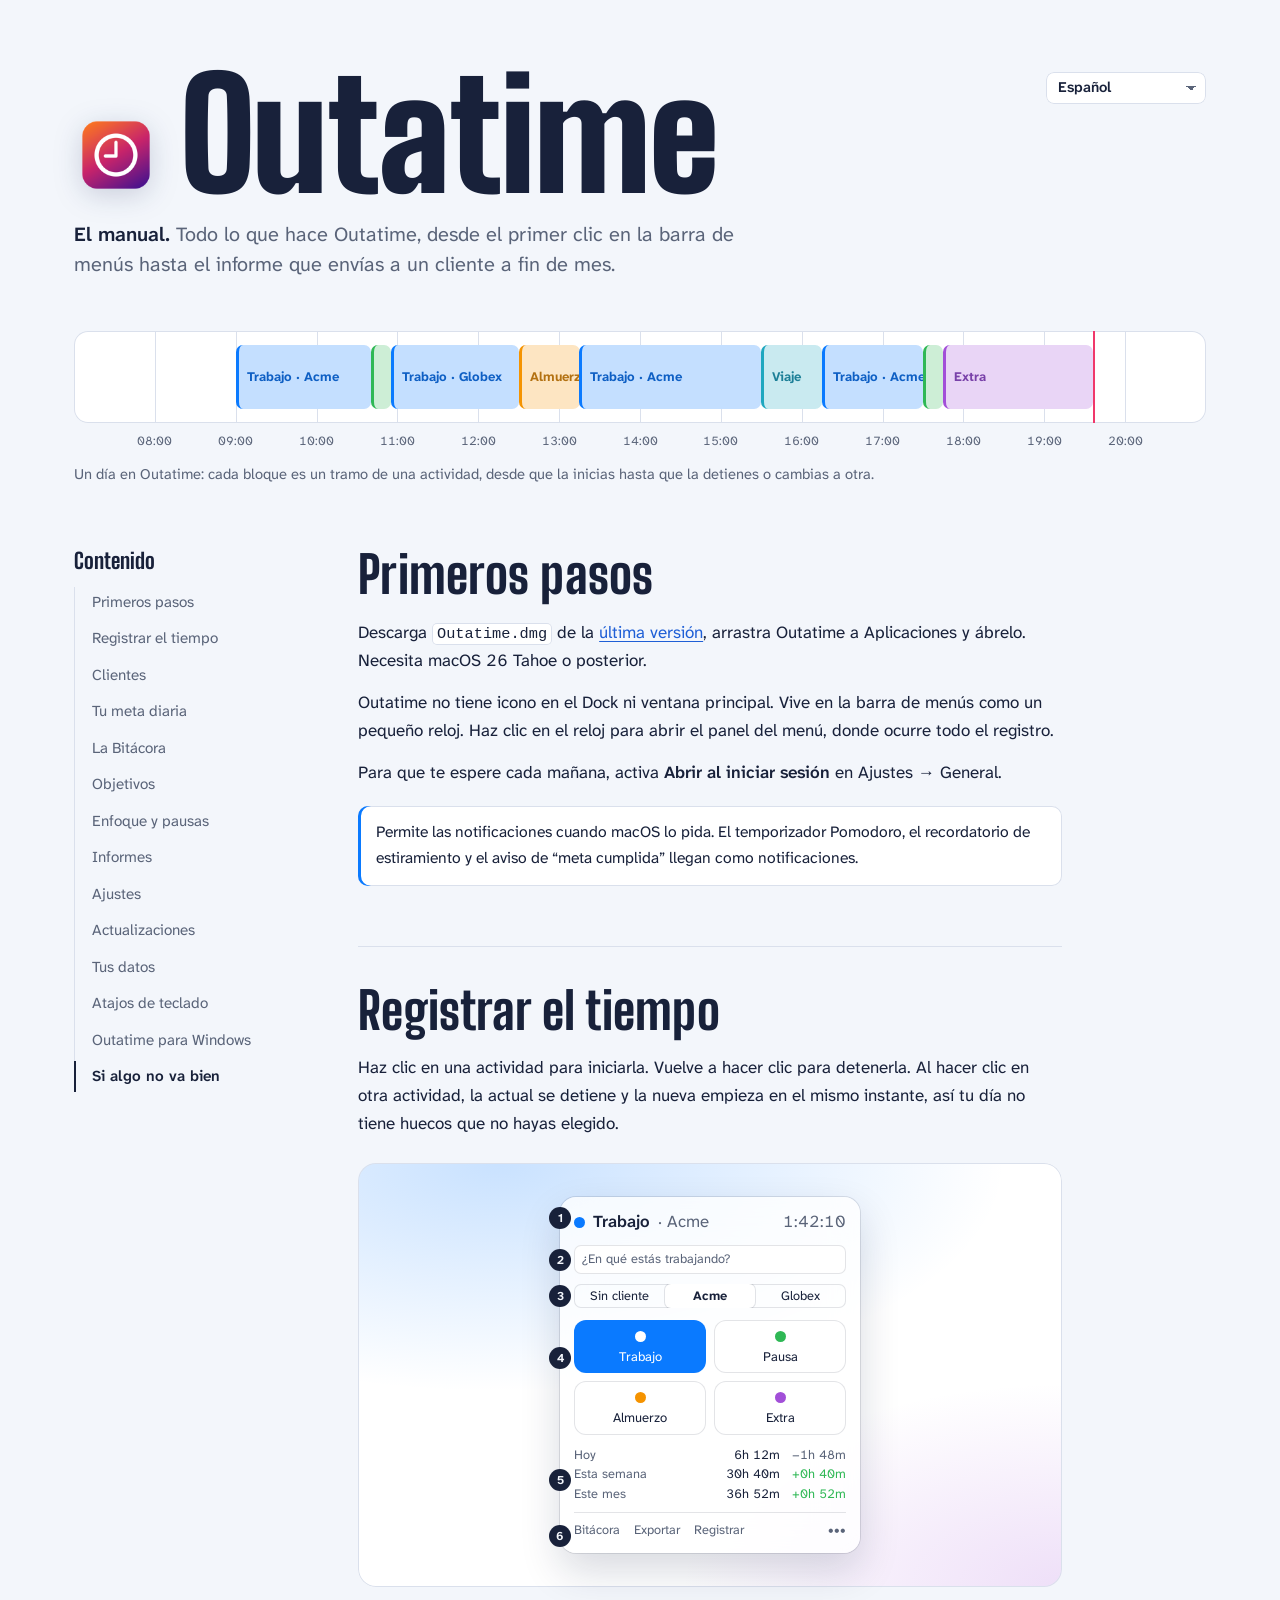
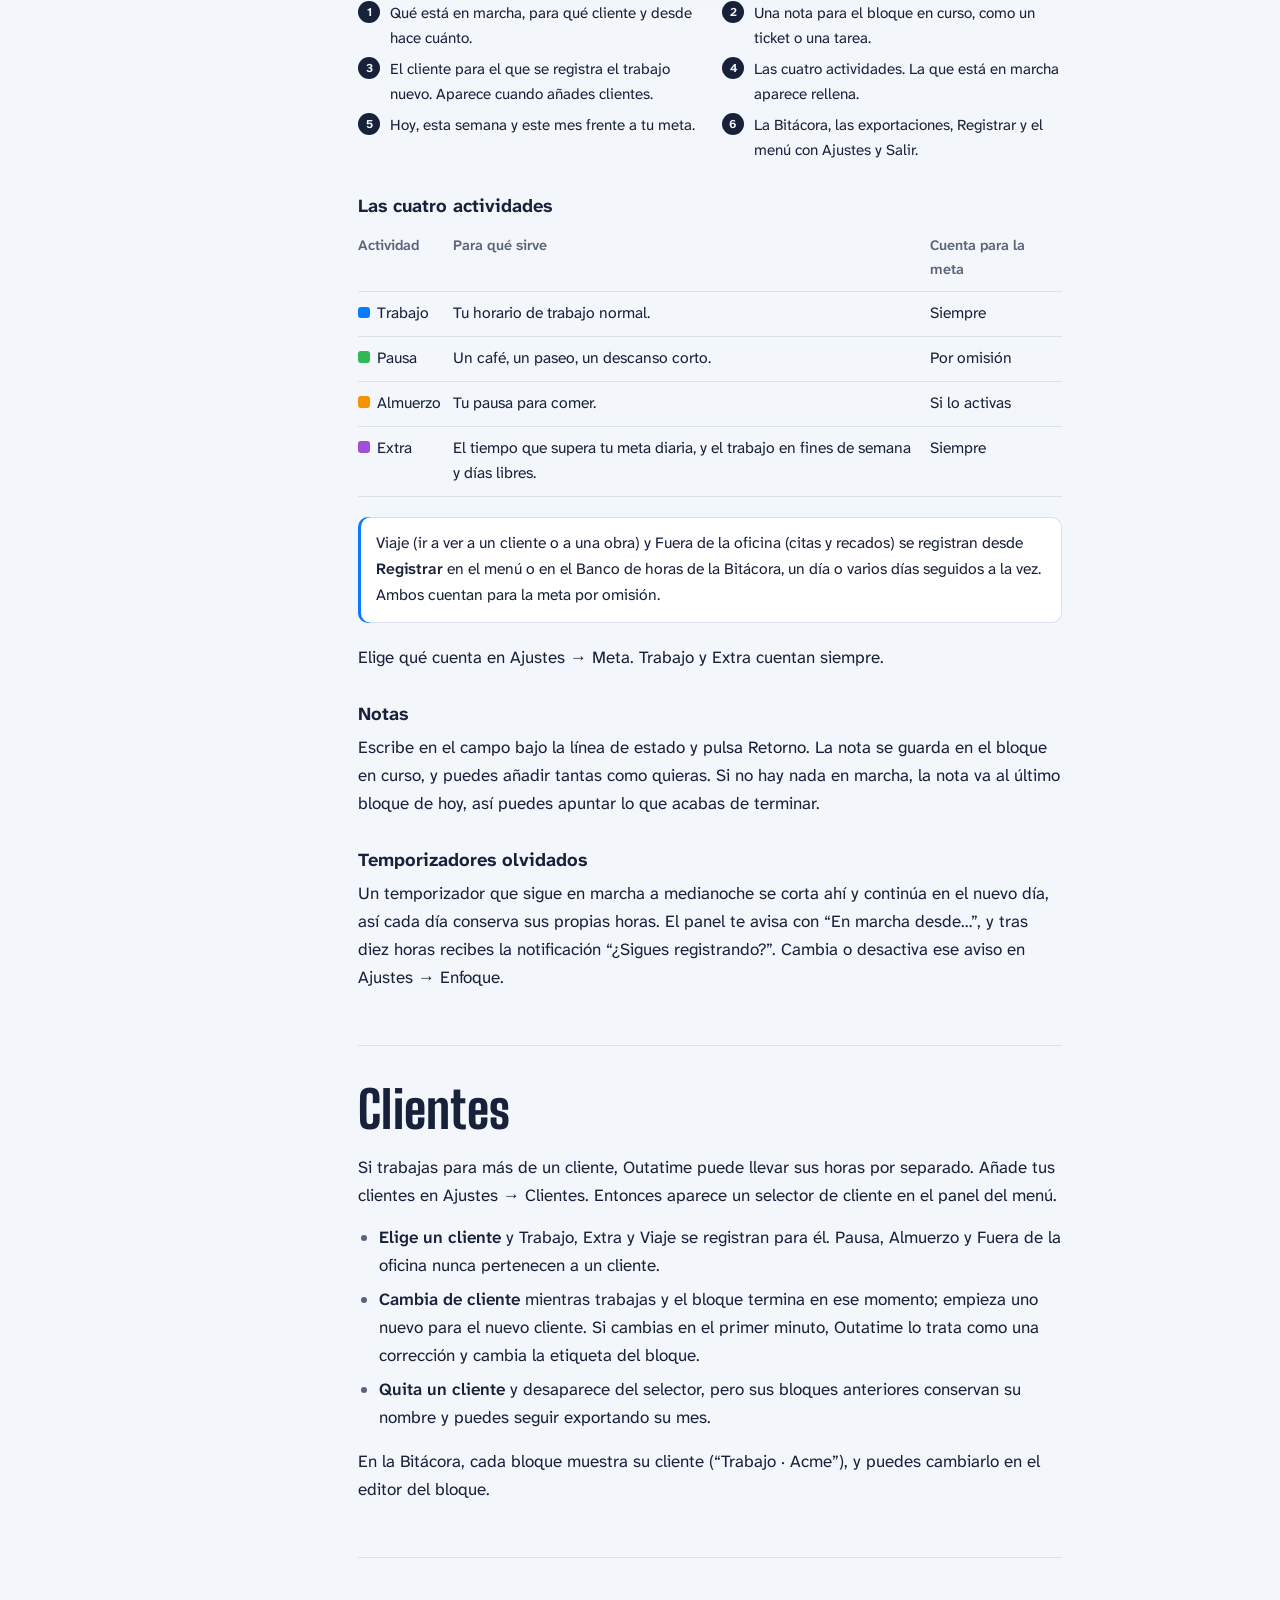
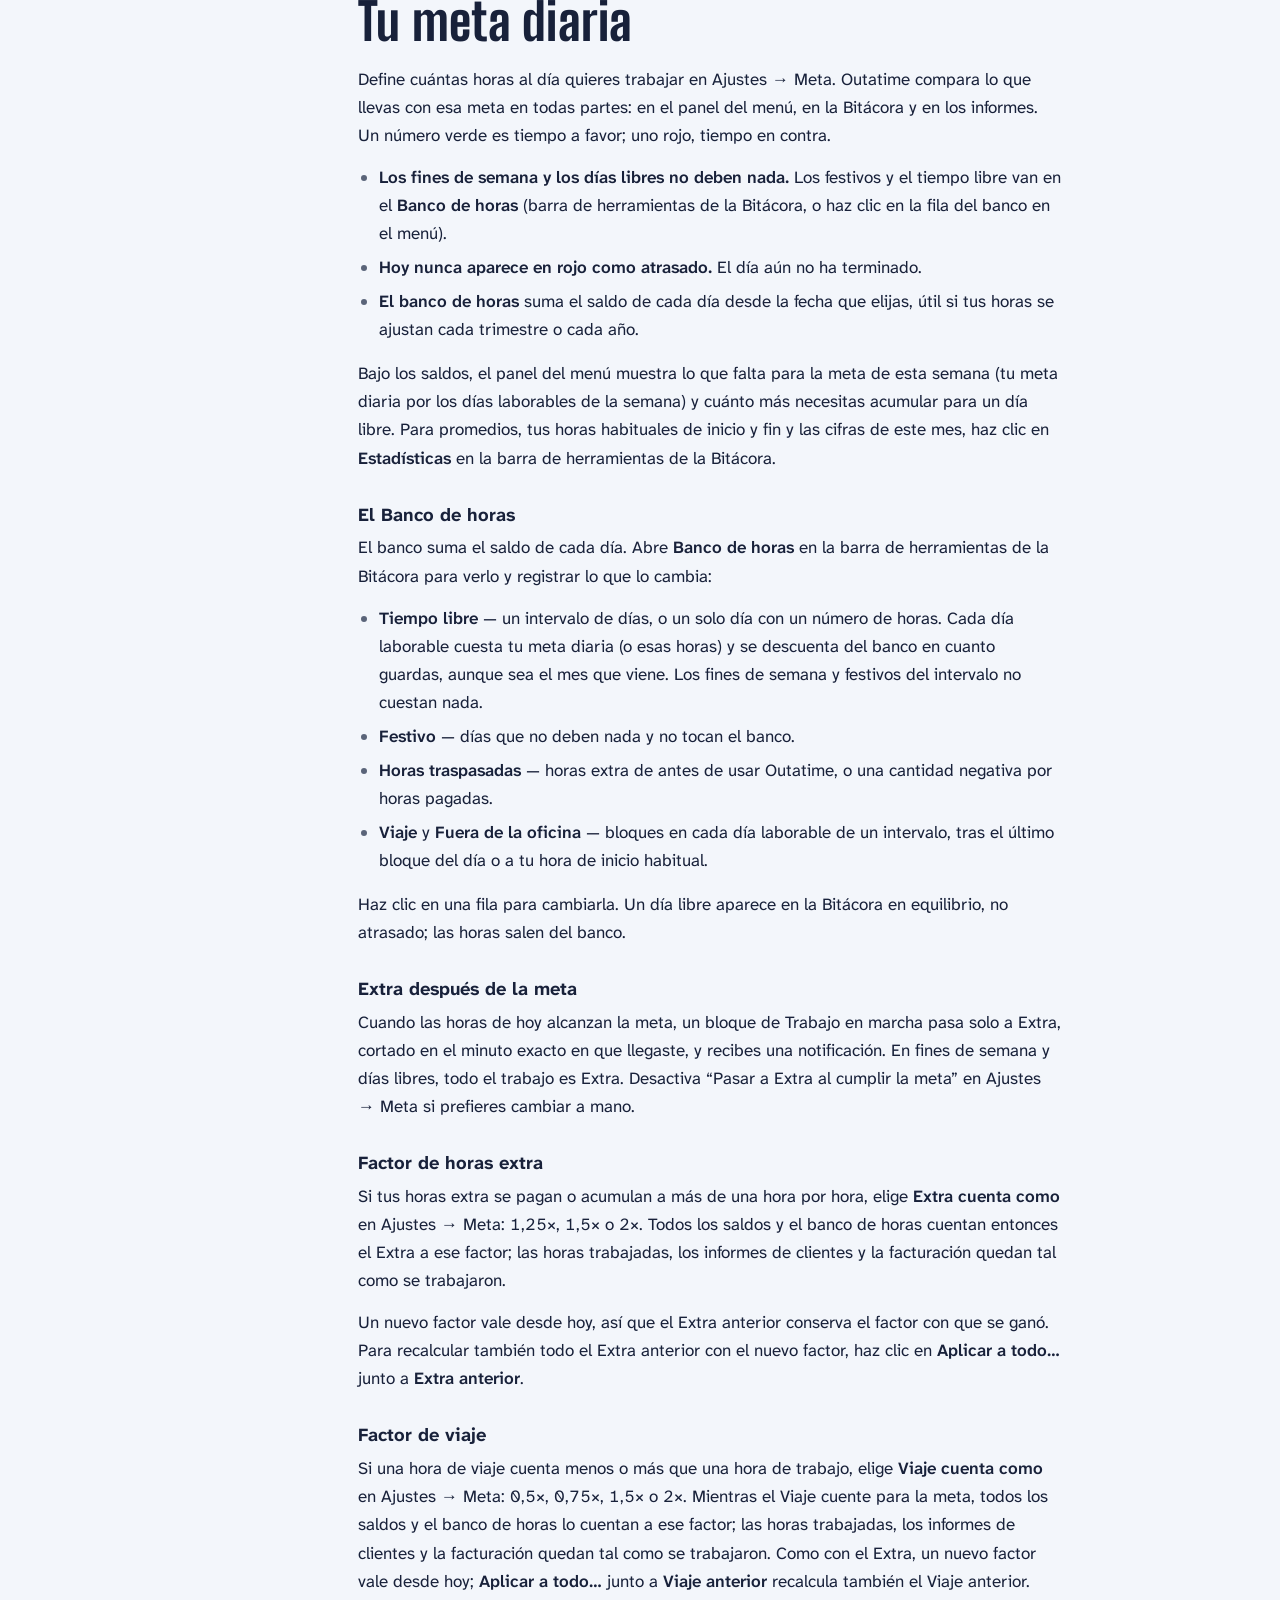
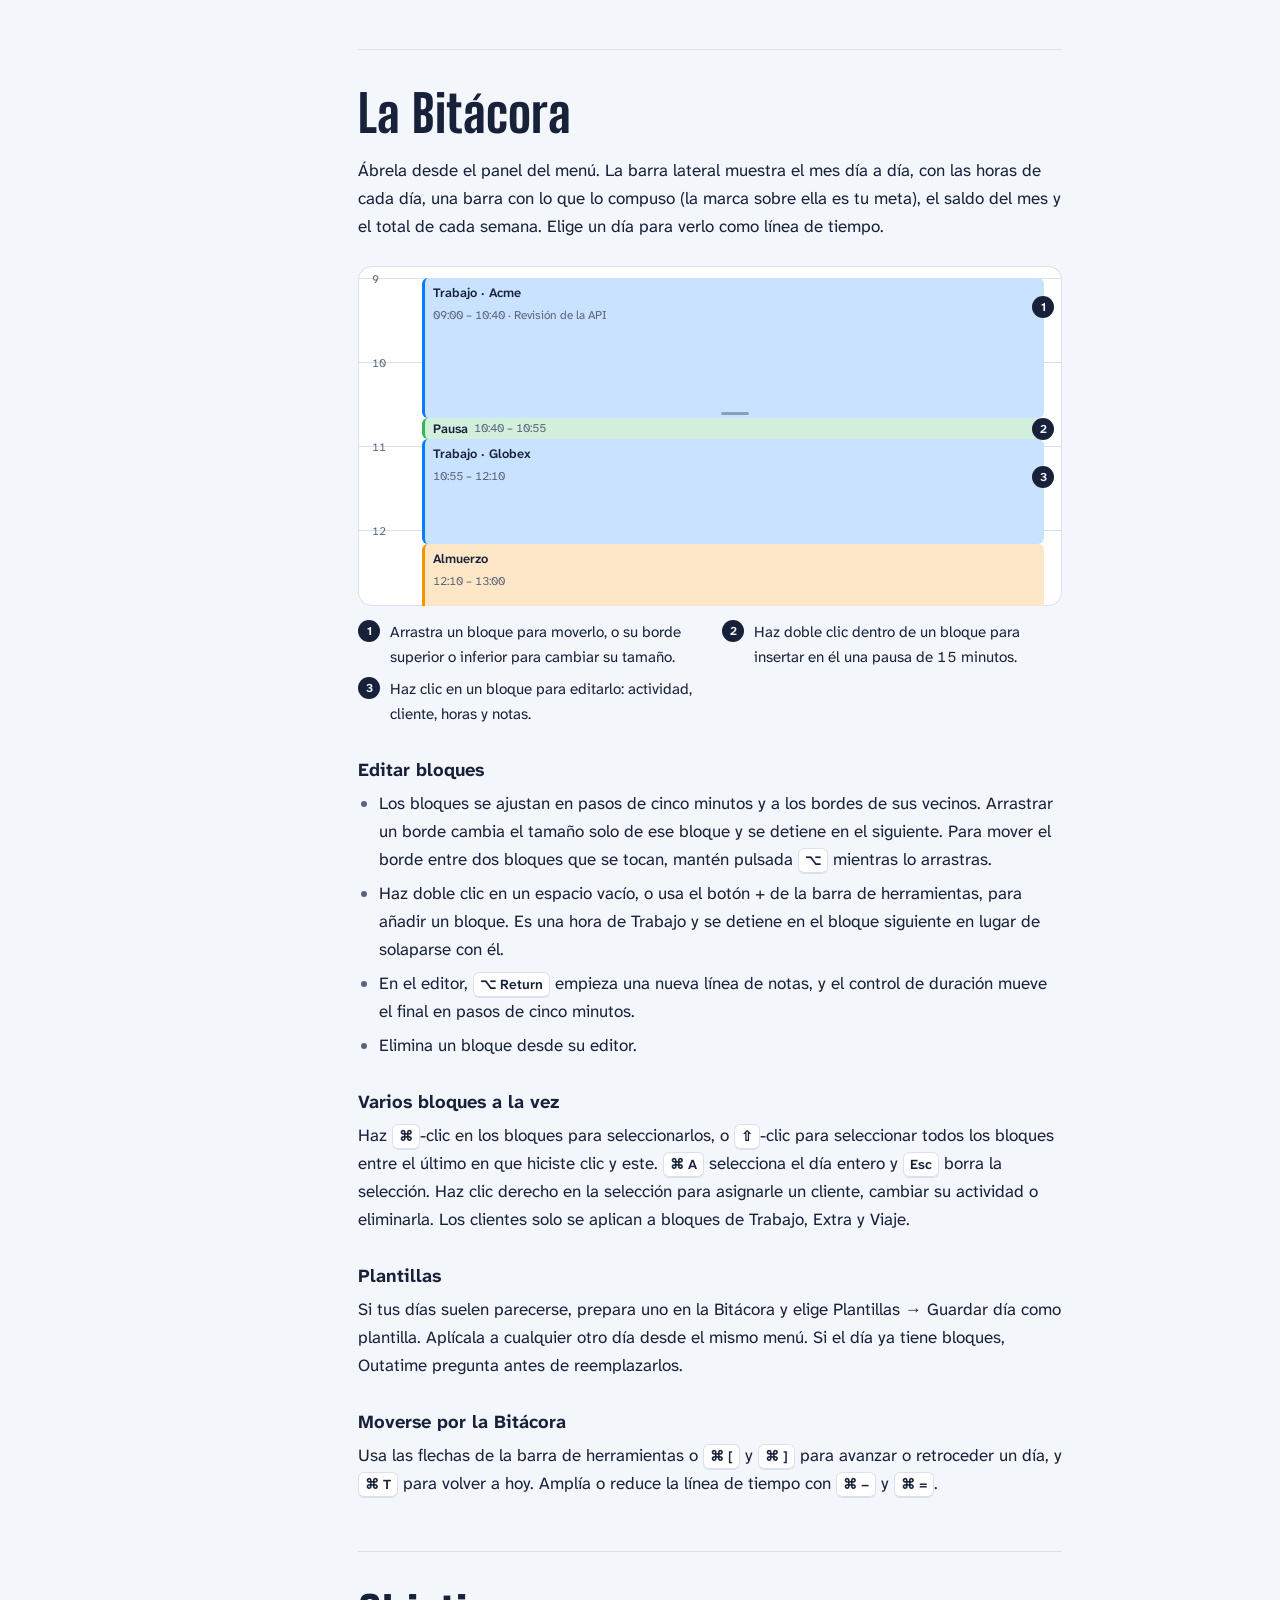
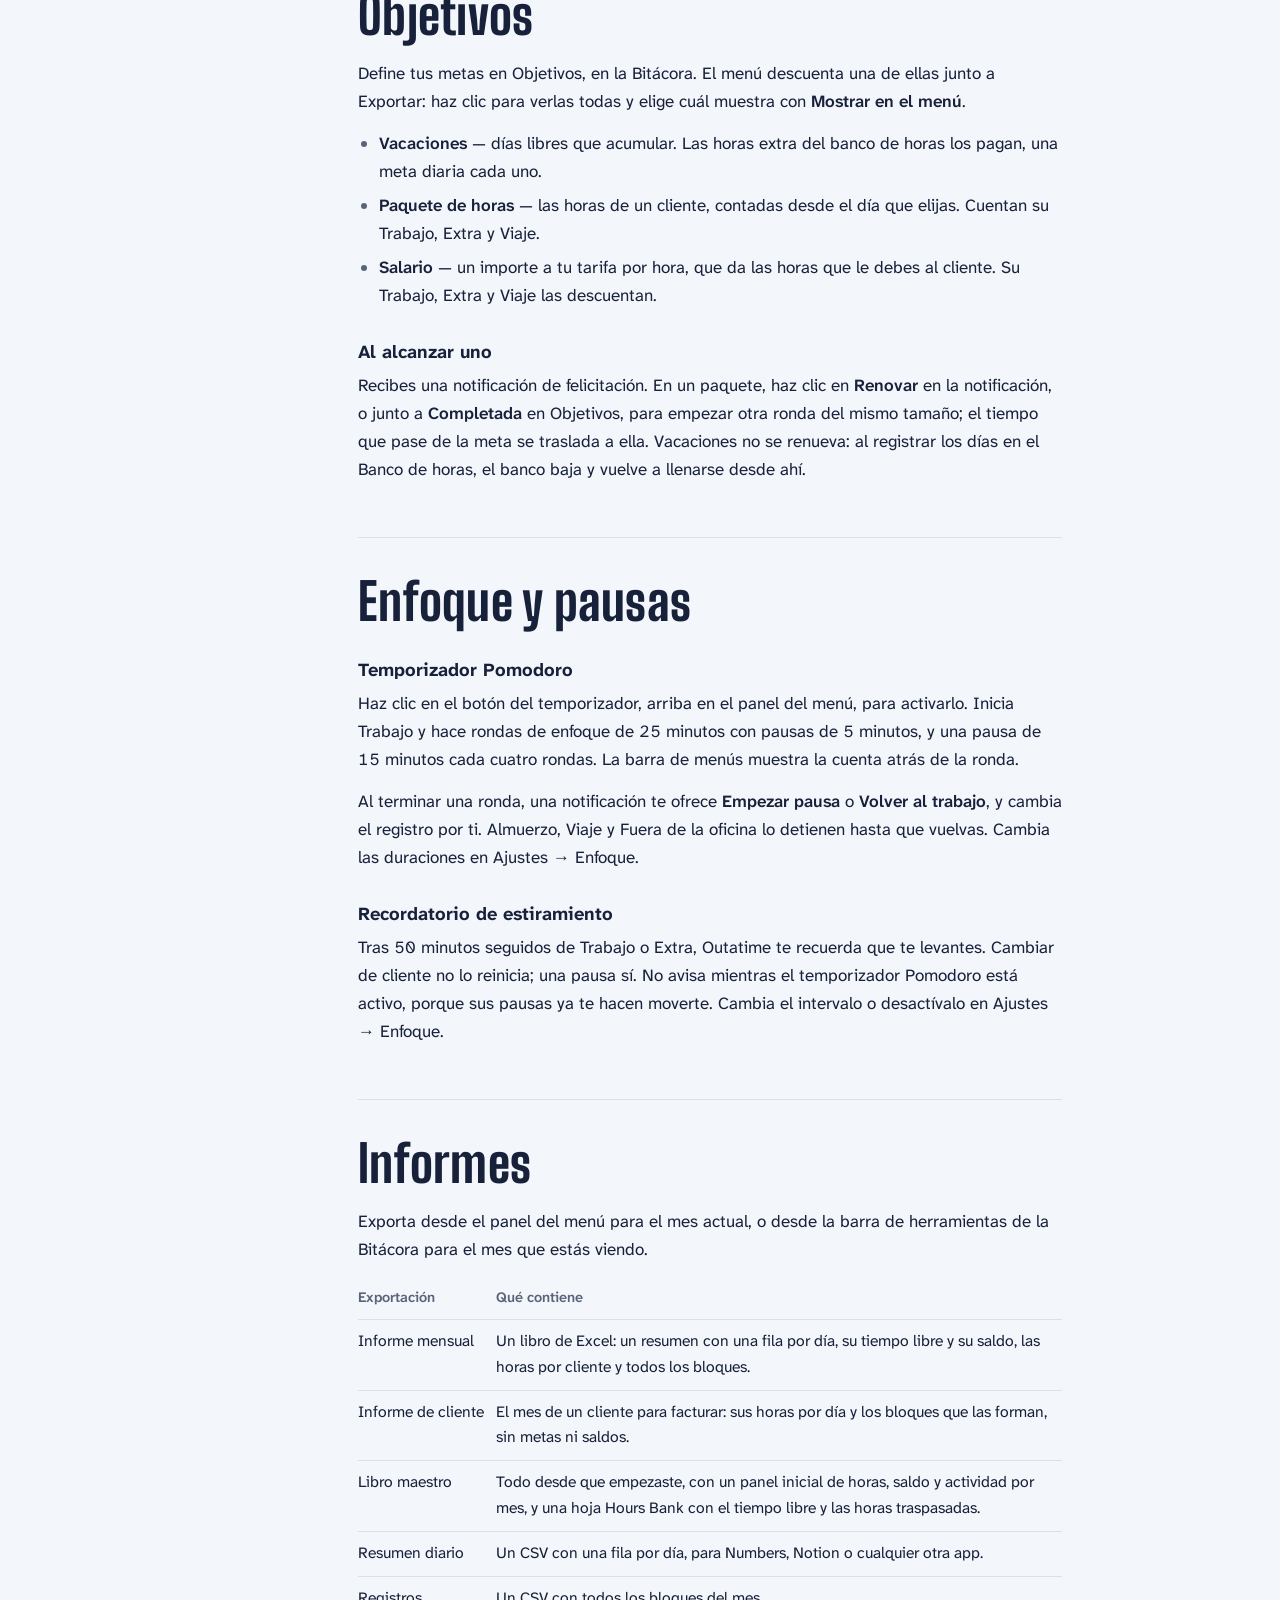
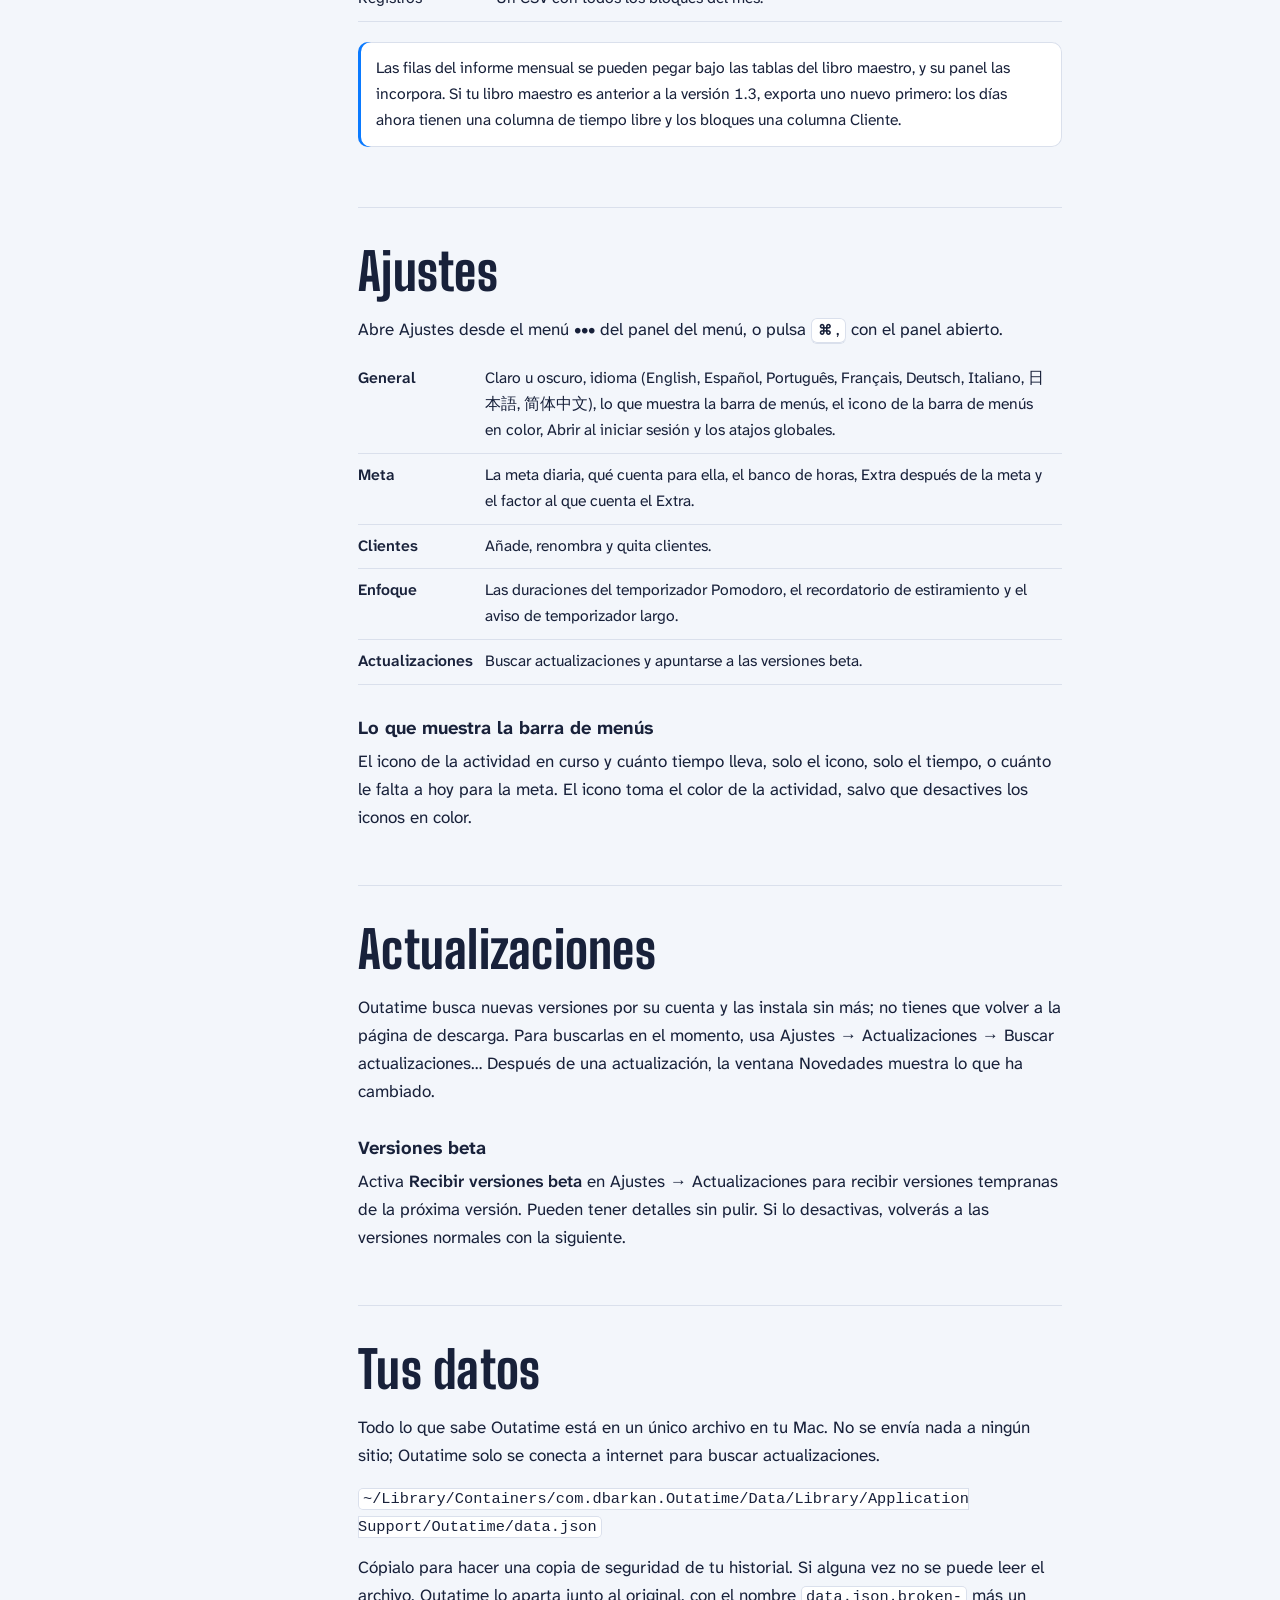
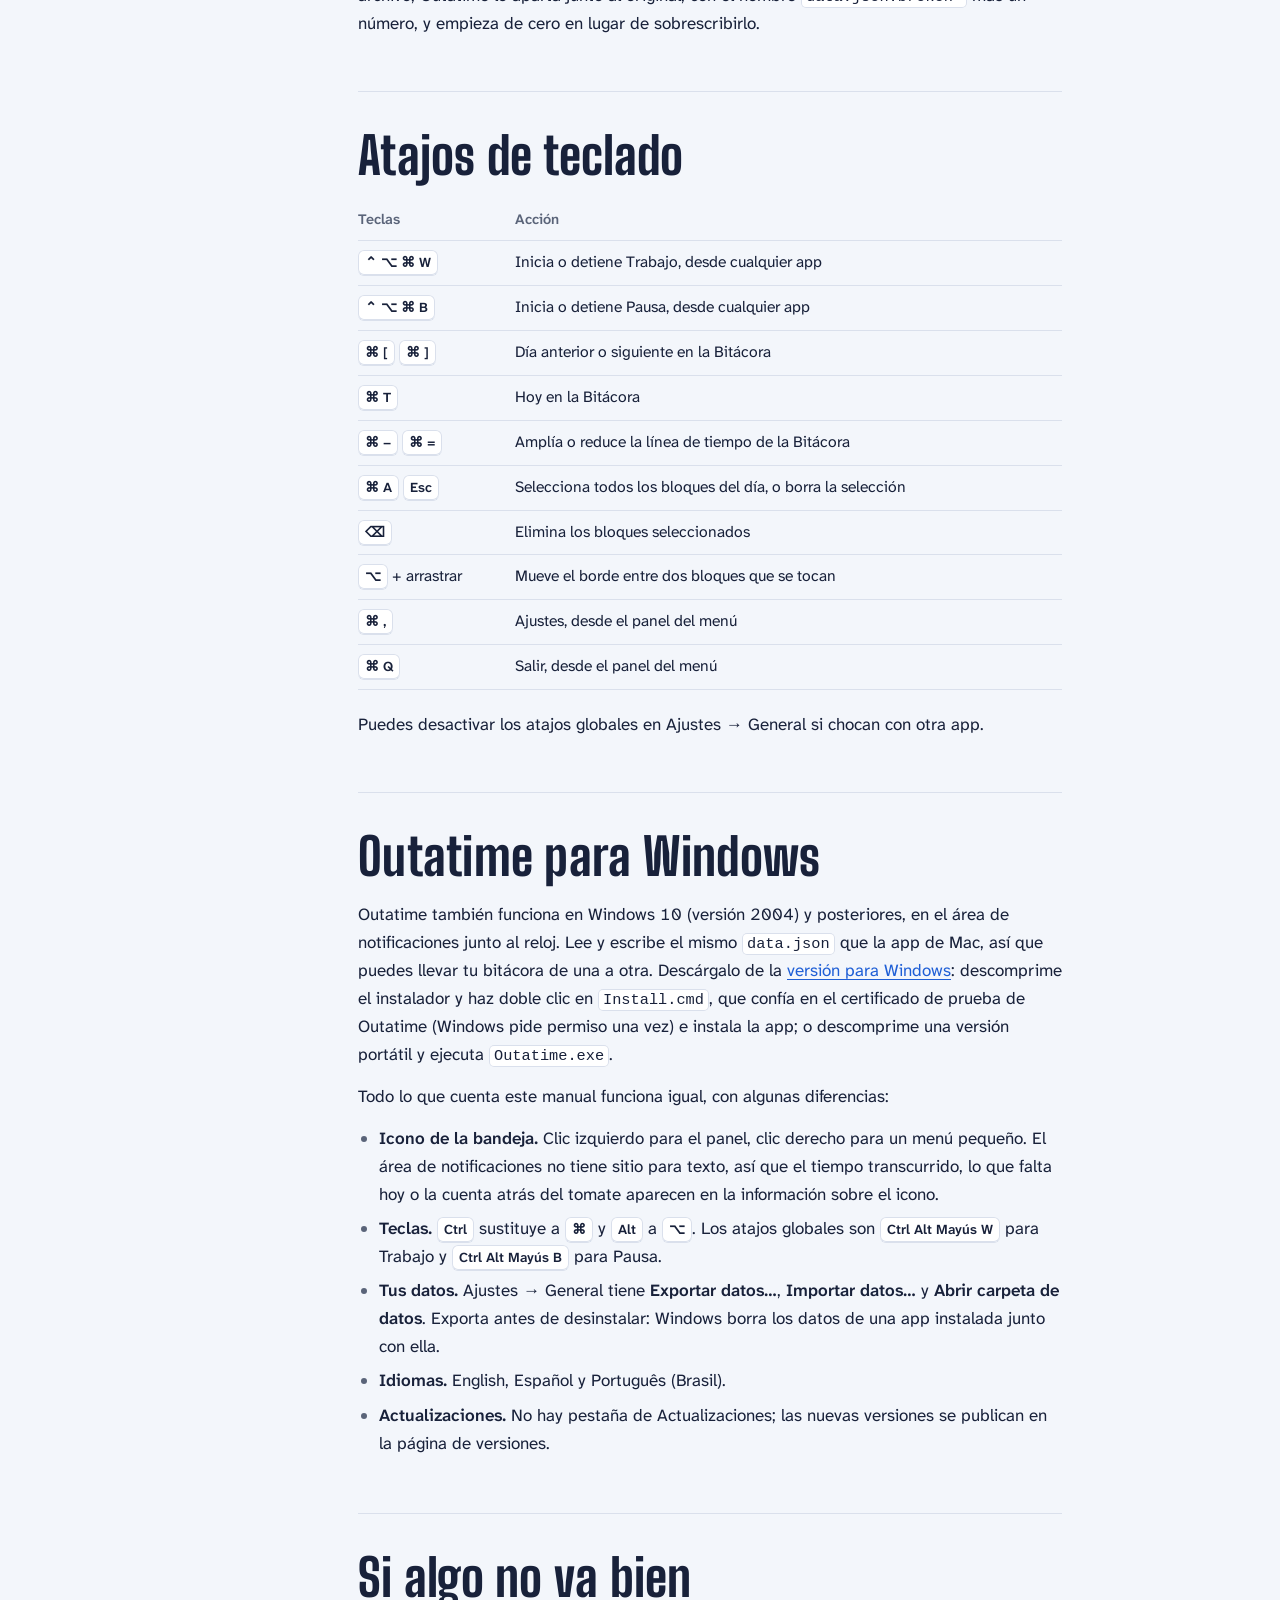
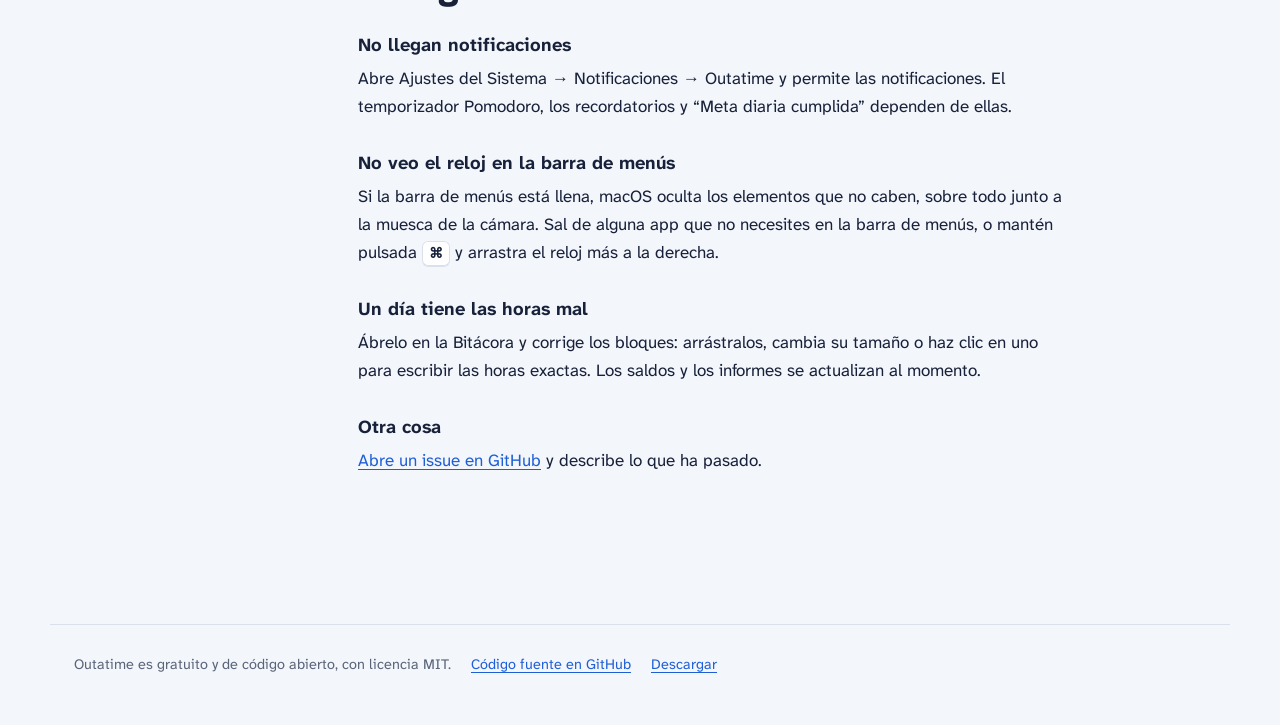
<file: docs/manual/es/index.html>
<!doctype html>
<html lang="es">
<head>
<meta charset="utf-8">
<meta name="viewport" content="width=device-width, initial-scale=1">
<title>Manual de Outatime</title>
<meta name="description" content="Cómo registrar tu día con Outatime, el registro de tiempo de la barra de menús para macOS.">
<link rel="icon" href="../icon.png">
<link rel="preconnect" href="https://fonts.googleapis.com">
<link rel="preconnect" href="https://fonts.gstatic.com" crossorigin>
<link href="https://fonts.googleapis.com/css2?family=Atkinson+Hyperlegible+Next:ital,wght@0,400;0,600;0,700;1,400&family=Big+Shoulders+Display:wght@600;800;900&display=swap" rel="stylesheet">
<link rel="stylesheet" href="../manual.css">
<link rel="alternate" hreflang="en" href="https://mrbarkan.github.io/Outatime/manual/">
<link rel="alternate" hreflang="es" href="https://mrbarkan.github.io/Outatime/manual/es/">
<link rel="alternate" hreflang="pt-BR" href="https://mrbarkan.github.io/Outatime/manual/pt-BR/">
<link rel="alternate" hreflang="fr" href="https://mrbarkan.github.io/Outatime/manual/fr/">
<link rel="alternate" hreflang="de" href="https://mrbarkan.github.io/Outatime/manual/de/">
<link rel="alternate" hreflang="it" href="https://mrbarkan.github.io/Outatime/manual/it/">
<link rel="alternate" hreflang="ja" href="https://mrbarkan.github.io/Outatime/manual/ja/">
<link rel="alternate" hreflang="zh-Hans" href="https://mrbarkan.github.io/Outatime/manual/zh-Hans/">
<link rel="alternate" hreflang="x-default" href="https://mrbarkan.github.io/Outatime/manual/">
<script src="../manual.js"></script>
</head>
<body>

<header class="hero">
  <div class="hero-top">
    <img src="../icon.png" alt="" width="84" height="84">
    <h1>Outatime</h1>
    <select class="lang" aria-label="Idioma"></select>
  </div>
  <p class="lede"><strong>El manual.</strong> Todo lo que hace Outatime, desde el primer clic en la barra de menús hasta el informe que envías a un cliente a fin de mes.</p>

  <figure class="ribbon" aria-label="Un día de ejemplo: trabajo desde las nueve, una pausa para el café, almuerzo a las doce y media, más trabajo y horas extra por la tarde.">
    <div class="ribbon-track" id="ribbon" data-labels='{"work": "Trabajo", "lunch": "Almuerzo", "travel": "Viaje", "extra": "Extra"}'></div>
    <div class="ribbon-scale" id="scale" aria-hidden="true"></div>
    <figcaption class="ribbon-caption">Un día en Outatime: cada bloque es un tramo de una actividad, desde que la inicias hasta que la detienes o cambias a otra.</figcaption>
  </figure>
</header>

<div class="page">
  <nav class="toc" aria-label="Contenido">
    <p>Contenido</p>
    <ol id="toc"></ol>
  </nav>

  <main>
    <details class="toc-mobile"><summary>Contenido</summary><ol id="toc-mobile"></ol><select class="lang" aria-label="Idioma"></select></details>

    <section id="start">
      <h2>Primeros pasos</h2>
      <p>Descarga <code>Outatime.dmg</code> de la <a href="https://github.com/mrbarkan/Outatime/releases/latest">última versión</a>, arrastra Outatime a Aplicaciones y ábrelo. Necesita macOS 26 Tahoe o posterior.</p>
      <p>Outatime no tiene icono en el Dock ni ventana principal. Vive en la barra de menús como un pequeño reloj. Haz clic en el reloj para abrir el panel del menú, donde ocurre todo el registro.</p>
      <p>Para que te espere cada mañana, activa <strong>Abrir al iniciar sesión</strong> en Ajustes → General.</p>
      <div class="note"><p>Permite las notificaciones cuando macOS lo pida. El temporizador Pomodoro, el recordatorio de estiramiento y el aviso de “meta cumplida” llegan como notificaciones.</p></div>
    </section>

    <section id="tracking">
      <h2>Registrar el tiempo</h2>
      <p>Haz clic en una actividad para iniciarla. Vuelve a hacer clic para detenerla. Al hacer clic en otra actividad, la actual se detiene y la nueva empieza en el mismo instante, así tu día no tiene huecos que no hayas elegido.</p>

      <figure>
        <div class="panel-wrap">
          <div class="panel" aria-hidden="true">
            <span class="pin" data-n="1" style="left:-11px;top:10px"></span>
            <div class="row status"><i class="dot" style="--c:var(--work)"></i> Trabajo <small>· Acme</small><span class="t">1:42:10</span></div>
            <span class="pin" data-n="2" style="left:-11px;top:52px"></span>
            <div class="field">¿En qué estás trabajando?</div>
            <span class="pin" data-n="3" style="left:-11px;top:88px"></span>
            <div class="seg"><span>Sin cliente</span><span class="on">Acme</span><span>Globex</span></div>
            <span class="pin" data-n="4" style="left:-11px;top:150px"></span>
            <div class="tiles">
              <div class="tile on" style="--c:var(--work)"><i></i>Trabajo</div>
              <div class="tile" style="--c:var(--break)"><i></i>Pausa</div>
              <div class="tile" style="--c:var(--lunch)"><i></i>Almuerzo</div>
              <div class="tile" style="--c:var(--extra)"><i></i>Extra</div>
            </div>
            <span class="pin" data-n="5" style="left:-11px;bottom:62px"></span>
            <div class="totals">
              <span>Hoy</span><b>6h 12m</b><span class="today">−1h 48m</span>
              <span>Esta semana</span><b>30h 40m</b><span class="plus">+0h 40m</span>
              <span>Este mes</span><b>36h 52m</b><span class="plus">+0h 52m</span>
            </div>
            <span class="pin" data-n="6" style="left:-11px;bottom:6px"></span>
            <div class="foot"><span>Bitácora</span><span>Exportar</span><span>Registrar</span><span>•••</span></div>
          </div>
        </div>
        <ol class="callouts">
          <li>Qué está en marcha, para qué cliente y desde hace cuánto.</li>
          <li>Una nota para el bloque en curso, como un ticket o una tarea.</li>
          <li>El cliente para el que se registra el trabajo nuevo. Aparece cuando añades clientes.</li>
          <li>Las cuatro actividades. La que está en marcha aparece rellena.</li>
          <li>Hoy, esta semana y este mes frente a tu meta.</li>
          <li>La Bitácora, las exportaciones, Registrar y el menú con Ajustes y Salir.</li>
        </ol>
      </figure>

      <h3>Las cuatro actividades</h3>
      <table>
        <thead><tr><th>Actividad</th><th>Para qué sirve</th><th>Cuenta para la meta</th></tr></thead>
        <tbody>
          <tr><td><span class="swatch" style="--c:var(--work)"></span>Trabajo</td><td>Tu horario de trabajo normal.</td><td>Siempre</td></tr>
          <tr><td><span class="swatch" style="--c:var(--break)"></span>Pausa</td><td>Un café, un paseo, un descanso corto.</td><td>Por omisión</td></tr>
          <tr><td><span class="swatch" style="--c:var(--lunch)"></span>Almuerzo</td><td>Tu pausa para comer.</td><td>Si lo activas</td></tr>
          <tr><td><span class="swatch" style="--c:var(--extra)"></span>Extra</td><td>El tiempo que supera tu meta diaria, y el trabajo en fines de semana y días libres.</td><td>Siempre</td></tr>
        </tbody>
      </table>
      <div class="note"><p>Viaje (ir a ver a un cliente o a una obra) y Fuera de la oficina (citas y recados) se registran desde <strong>Registrar</strong> en el menú o en el Banco de horas de la Bitácora, un día o varios días seguidos a la vez. Ambos cuentan para la meta por omisión.</p></div>
      <p>Elige qué cuenta en Ajustes → Meta. Trabajo y Extra cuentan siempre.</p>

      <h3>Notas</h3>
      <p>Escribe en el campo bajo la línea de estado y pulsa Retorno. La nota se guarda en el bloque en curso, y puedes añadir tantas como quieras. Si no hay nada en marcha, la nota va al último bloque de hoy, así puedes apuntar lo que acabas de terminar.</p>

      <h3>Temporizadores olvidados</h3>
      <p>Un temporizador que sigue en marcha a medianoche se corta ahí y continúa en el nuevo día, así cada día conserva sus propias horas. El panel te avisa con “En marcha desde…”, y tras diez horas recibes la notificación “¿Sigues registrando?”. Cambia o desactiva ese aviso en Ajustes → Enfoque.</p>
    </section>

    <section id="clients">
      <h2>Clientes</h2>
      <p>Si trabajas para más de un cliente, Outatime puede llevar sus horas por separado. Añade tus clientes en Ajustes → Clientes. Entonces aparece un selector de cliente en el panel del menú.</p>
      <ul>
        <li><strong>Elige un cliente</strong> y Trabajo, Extra y Viaje se registran para él. Pausa, Almuerzo y Fuera de la oficina nunca pertenecen a un cliente.</li>
        <li><strong>Cambia de cliente</strong> mientras trabajas y el bloque termina en ese momento; empieza uno nuevo para el nuevo cliente. Si cambias en el primer minuto, Outatime lo trata como una corrección y cambia la etiqueta del bloque.</li>
        <li><strong>Quita un cliente</strong> y desaparece del selector, pero sus bloques anteriores conservan su nombre y puedes seguir exportando su mes.</li>
      </ul>
      <p>En la Bitácora, cada bloque muestra su cliente (“Trabajo · Acme”), y puedes cambiarlo en el editor del bloque.</p>
    </section>

    <section id="target">
      <h2>Tu meta diaria</h2>
      <p>Define cuántas horas al día quieres trabajar en Ajustes → Meta. Outatime compara lo que llevas con esa meta en todas partes: en el panel del menú, en la Bitácora y en los informes. Un número verde es tiempo a favor; uno rojo, tiempo en contra.</p>
      <ul>
        <li><strong>Los fines de semana y los días libres no deben nada.</strong> Los festivos y el tiempo libre van en el <strong>Banco de horas</strong> (barra de herramientas de la Bitácora, o haz clic en la fila del banco en el menú).</li>
        <li><strong>Hoy nunca aparece en rojo como atrasado.</strong> El día aún no ha terminado.</li>
        <li><strong>El banco de horas</strong> suma el saldo de cada día desde la fecha que elijas, útil si tus horas se ajustan cada trimestre o cada año.</li>
      </ul>
      <p>Bajo los saldos, el panel del menú muestra lo que falta para la meta de esta semana (tu meta diaria por los días laborables de la semana) y cuánto más necesitas acumular para un día libre. Para promedios, tus horas habituales de inicio y fin y las cifras de este mes, haz clic en <strong>Estadísticas</strong> en la barra de herramientas de la Bitácora.</p>
      <h3>El Banco de horas</h3>
      <p>El banco suma el saldo de cada día. Abre <strong>Banco de horas</strong> en la barra de herramientas de la Bitácora para verlo y registrar lo que lo cambia:</p>
      <ul>
        <li><strong>Tiempo libre</strong> — un intervalo de días, o un solo día con un número de horas. Cada día laborable cuesta tu meta diaria (o esas horas) y se descuenta del banco en cuanto guardas, aunque sea el mes que viene. Los fines de semana y festivos del intervalo no cuestan nada.</li>
        <li><strong>Festivo</strong> — días que no deben nada y no tocan el banco.</li>
        <li><strong>Horas traspasadas</strong> — horas extra de antes de usar Outatime, o una cantidad negativa por horas pagadas.</li>
        <li><strong>Viaje</strong> y <strong>Fuera de la oficina</strong> — bloques en cada día laborable de un intervalo, tras el último bloque del día o a tu hora de inicio habitual.</li>
      </ul>
      <p>Haz clic en una fila para cambiarla. Un día libre aparece en la Bitácora en equilibrio, no atrasado; las horas salen del banco.</p>
      <h3>Extra después de la meta</h3>
      <p>Cuando las horas de hoy alcanzan la meta, un bloque de Trabajo en marcha pasa solo a Extra, cortado en el minuto exacto en que llegaste, y recibes una notificación. En fines de semana y días libres, todo el trabajo es Extra. Desactiva “Pasar a Extra al cumplir la meta” en Ajustes → Meta si prefieres cambiar a mano.</p>
      <h3>Factor de horas extra</h3>
      <p>Si tus horas extra se pagan o acumulan a más de una hora por hora, elige <strong>Extra cuenta como</strong> en Ajustes → Meta: 1,25×, 1,5× o 2×. Todos los saldos y el banco de horas cuentan entonces el Extra a ese factor; las horas trabajadas, los informes de clientes y la facturación quedan tal como se trabajaron.</p>
      <p>Un nuevo factor vale desde hoy, así que el Extra anterior conserva el factor con que se ganó. Para recalcular también todo el Extra anterior con el nuevo factor, haz clic en <strong>Aplicar a todo…</strong> junto a <strong>Extra anterior</strong>.</p>
      <h3>Factor de viaje</h3>
      <p>Si una hora de viaje cuenta menos o más que una hora de trabajo, elige <strong>Viaje cuenta como</strong> en Ajustes → Meta: 0,5×, 0,75×, 1,5× o 2×. Mientras el Viaje cuente para la meta, todos los saldos y el banco de horas lo cuentan a ese factor; las horas trabajadas, los informes de clientes y la facturación quedan tal como se trabajaron. Como con el Extra, un nuevo factor vale desde hoy; <strong>Aplicar a todo…</strong> junto a <strong>Viaje anterior</strong> recalcula también el Viaje anterior.</p>
    </section>

    <section id="logbook">
      <h2>La Bitácora</h2>
      <p>Ábrela desde el panel del menú. La barra lateral muestra el mes día a día, con las horas de cada día, una barra con lo que lo compuso (la marca sobre ella es tu meta), el saldo del mes y el total de cada semana. Elige un día para verlo como línea de tiempo.</p>

      <figure>
        <div class="day" aria-hidden="true">
          <div class="h" style="top:12px"><span>9</span></div>
          <div class="h" style="top:96px"><span>10</span></div>
          <div class="h" style="top:180px"><span>11</span></div>
          <div class="h" style="top:264px"><span>12</span></div>
          <div class="b" style="--c:var(--work);top:12px;height:140px"><strong>Trabajo · Acme</strong><small>09:00 – 10:40 · Revisión de la API</small><span class="grip" style="bottom:3px"></span></div>
          <span class="pin" data-n="1" style="right:8px;top:30px"></span>
          <div class="b short" style="--c:var(--break);top:152px;height:21px"><strong>Pausa</strong><small>10:40 – 10:55</small></div>
          <span class="pin" data-n="2" style="right:8px;top:152px"></span>
          <div class="b" style="--c:var(--work);top:173px;height:105px"><strong>Trabajo · Globex</strong><small>10:55 – 12:10</small></div>
          <span class="pin" data-n="3" style="right:8px;top:200px"></span>
          <div class="b" style="--c:var(--lunch);top:278px;height:80px"><strong>Almuerzo</strong><small>12:10 – 13:00</small></div>
        </div>
        <ol class="callouts">
          <li>Arrastra un bloque para moverlo, o su borde superior o inferior para cambiar su tamaño.</li>
          <li>Haz doble clic dentro de un bloque para insertar en él una pausa de 15 minutos.</li>
          <li>Haz clic en un bloque para editarlo: actividad, cliente, horas y notas.</li>
        </ol>
      </figure>

      <h3>Editar bloques</h3>
      <ul>
        <li>Los bloques se ajustan en pasos de cinco minutos y a los bordes de sus vecinos. Arrastrar un borde cambia el tamaño solo de ese bloque y se detiene en el siguiente. Para mover el borde entre dos bloques que se tocan, mantén pulsada <kbd>⌥</kbd> mientras lo arrastras.</li>
        <li>Haz doble clic en un espacio vacío, o usa el botón + de la barra de herramientas, para añadir un bloque. Es una hora de Trabajo y se detiene en el bloque siguiente en lugar de solaparse con él.</li>
        <li>En el editor, <kbd>⌥ Return</kbd> empieza una nueva línea de notas, y el control de duración mueve el final en pasos de cinco minutos.</li>
        <li>Elimina un bloque desde su editor.</li>
      </ul>

      <h3>Varios bloques a la vez</h3>
      <p>Haz <kbd>⌘</kbd>-clic en los bloques para seleccionarlos, o <kbd>⇧</kbd>-clic para seleccionar todos los bloques entre el último en que hiciste clic y este. <kbd>⌘ A</kbd> selecciona el día entero y <kbd>Esc</kbd> borra la selección. Haz clic derecho en la selección para asignarle un cliente, cambiar su actividad o eliminarla. Los clientes solo se aplican a bloques de Trabajo, Extra y Viaje.</p>

      <h3>Plantillas</h3>
      <p>Si tus días suelen parecerse, prepara uno en la Bitácora y elige Plantillas → Guardar día como plantilla. Aplícala a cualquier otro día desde el mismo menú. Si el día ya tiene bloques, Outatime pregunta antes de reemplazarlos.</p>

      <h3>Moverse por la Bitácora</h3>
      <p>Usa las flechas de la barra de herramientas o <kbd>⌘ [</kbd> y <kbd>⌘ ]</kbd> para avanzar o retroceder un día, y <kbd>⌘ T</kbd> para volver a hoy. Amplía o reduce la línea de tiempo con <kbd>⌘ −</kbd> y <kbd>⌘ =</kbd>.</p>
    </section>

    <section id="objectives">
      <h2>Objetivos</h2>
      <p>Define tus metas en Objetivos, en la Bitácora. El menú descuenta una de ellas junto a Exportar: haz clic para verlas todas y elige cuál muestra con <strong>Mostrar en el menú</strong>.</p>
      <ul>
        <li><strong>Vacaciones</strong> — días libres que acumular. Las horas extra del banco de horas los pagan, una meta diaria cada uno.</li>
        <li><strong>Paquete de horas</strong> — las horas de un cliente, contadas desde el día que elijas. Cuentan su Trabajo, Extra y Viaje.</li>
        <li><strong>Salario</strong> — un importe a tu tarifa por hora, que da las horas que le debes al cliente. Su Trabajo, Extra y Viaje las descuentan.</li>
      </ul>
      <h3>Al alcanzar uno</h3>
      <p>Recibes una notificación de felicitación. En un paquete, haz clic en <strong>Renovar</strong> en la notificación, o junto a <strong>Completada</strong> en Objetivos, para empezar otra ronda del mismo tamaño; el tiempo que pase de la meta se traslada a ella. Vacaciones no se renueva: al registrar los días en el Banco de horas, el banco baja y vuelve a llenarse desde ahí.</p>
    </section>

    <section id="focus">
      <h2>Enfoque y pausas</h2>
      <h3>Temporizador Pomodoro</h3>
      <p>Haz clic en el botón del temporizador, arriba en el panel del menú, para activarlo. Inicia Trabajo y hace rondas de enfoque de 25 minutos con pausas de 5 minutos, y una pausa de 15 minutos cada cuatro rondas. La barra de menús muestra la cuenta atrás de la ronda.</p>
      <p>Al terminar una ronda, una notificación te ofrece <strong>Empezar pausa</strong> o <strong>Volver al trabajo</strong>, y cambia el registro por ti. Almuerzo, Viaje y Fuera de la oficina lo detienen hasta que vuelvas. Cambia las duraciones en Ajustes → Enfoque.</p>
      <h3>Recordatorio de estiramiento</h3>
      <p>Tras 50 minutos seguidos de Trabajo o Extra, Outatime te recuerda que te levantes. Cambiar de cliente no lo reinicia; una pausa sí. No avisa mientras el temporizador Pomodoro está activo, porque sus pausas ya te hacen moverte. Cambia el intervalo o desactívalo en Ajustes → Enfoque.</p>
    </section>

    <section id="reports">
      <h2>Informes</h2>
      <p>Exporta desde el panel del menú para el mes actual, o desde la barra de herramientas de la Bitácora para el mes que estás viendo.</p>
      <table>
        <thead><tr><th>Exportación</th><th>Qué contiene</th></tr></thead>
        <tbody>
          <tr><td>Informe mensual</td><td>Un libro de Excel: un resumen con una fila por día, su tiempo libre y su saldo, las horas por cliente y todos los bloques.</td></tr>
          <tr><td>Informe de cliente</td><td>El mes de un cliente para facturar: sus horas por día y los bloques que las forman, sin metas ni saldos.</td></tr>
          <tr><td>Libro maestro</td><td>Todo desde que empezaste, con un panel inicial de horas, saldo y actividad por mes, y una hoja Hours Bank con el tiempo libre y las horas traspasadas.</td></tr>
          <tr><td>Resumen diario</td><td>Un CSV con una fila por día, para Numbers, Notion o cualquier otra app.</td></tr>
          <tr><td>Registros</td><td>Un CSV con todos los bloques del mes.</td></tr>
        </tbody>
      </table>
      <div class="note"><p>Las filas del informe mensual se pueden pegar bajo las tablas del libro maestro, y su panel las incorpora. Si tu libro maestro es anterior a la versión 1.3, exporta uno nuevo primero: los días ahora tienen una columna de tiempo libre y los bloques una columna Cliente.</p></div>
    </section>

    <section id="settings">
      <h2>Ajustes</h2>
      <p>Abre Ajustes desde el menú ••• del panel del menú, o pulsa <kbd>⌘ ,</kbd> con el panel abierto.</p>
      <table>
        <tbody>
          <tr><td><strong>General</strong></td><td>Claro u oscuro, idioma (English, Español, Português, Français, Deutsch, Italiano, 日本語, 简体中文), lo que muestra la barra de menús, el icono de la barra de menús en color, Abrir al iniciar sesión y los atajos globales.</td></tr>
          <tr><td><strong>Meta</strong></td><td>La meta diaria, qué cuenta para ella, el banco de horas, Extra después de la meta y el factor al que cuenta el Extra.</td></tr>
          <tr><td><strong>Clientes</strong></td><td>Añade, renombra y quita clientes.</td></tr>
          <tr><td><strong>Enfoque</strong></td><td>Las duraciones del temporizador Pomodoro, el recordatorio de estiramiento y el aviso de temporizador largo.</td></tr>
          <tr><td><strong>Actualizaciones</strong></td><td>Buscar actualizaciones y apuntarse a las versiones beta.</td></tr>
        </tbody>
      </table>
      <h3>Lo que muestra la barra de menús</h3>
      <p>El icono de la actividad en curso y cuánto tiempo lleva, solo el icono, solo el tiempo, o cuánto le falta a hoy para la meta. El icono toma el color de la actividad, salvo que desactives los iconos en color.</p>
    </section>

    <section id="updates">
      <h2>Actualizaciones</h2>
      <p>Outatime busca nuevas versiones por su cuenta y las instala sin más; no tienes que volver a la página de descarga. Para buscarlas en el momento, usa Ajustes → Actualizaciones → Buscar actualizaciones… Después de una actualización, la ventana Novedades muestra lo que ha cambiado.</p>
      <h3>Versiones beta</h3>
      <p>Activa <strong>Recibir versiones beta</strong> en Ajustes → Actualizaciones para recibir versiones tempranas de la próxima versión. Pueden tener detalles sin pulir. Si lo desactivas, volverás a las versiones normales con la siguiente.</p>
    </section>

    <section id="data">
      <h2>Tus datos</h2>
      <p>Todo lo que sabe Outatime está en un único archivo en tu Mac. No se envía nada a ningún sitio; Outatime solo se conecta a internet para buscar actualizaciones.</p>
      <p><code>~/Library/Containers/com.dbarkan.Outatime/Data/Library/Application Support/Outatime/data.json</code></p>
      <p>Cópialo para hacer una copia de seguridad de tu historial. Si alguna vez no se puede leer el archivo, Outatime lo aparta junto al original, con el nombre <code>data.json.broken-</code> más un número, y empieza de cero en lugar de sobrescribirlo.</p>
    </section>

    <section id="shortcuts">
      <h2>Atajos de teclado</h2>
      <table>
        <thead><tr><th>Teclas</th><th>Acción</th></tr></thead>
        <tbody>
          <tr><td><kbd>⌃ ⌥ ⌘ W</kbd></td><td>Inicia o detiene Trabajo, desde cualquier app</td></tr>
          <tr><td><kbd>⌃ ⌥ ⌘ B</kbd></td><td>Inicia o detiene Pausa, desde cualquier app</td></tr>
          <tr><td><kbd>⌘ [</kbd> <kbd>⌘ ]</kbd></td><td>Día anterior o siguiente en la Bitácora</td></tr>
          <tr><td><kbd>⌘ T</kbd></td><td>Hoy en la Bitácora</td></tr>
          <tr><td><kbd>⌘ −</kbd> <kbd>⌘ =</kbd></td><td>Amplía o reduce la línea de tiempo de la Bitácora</td></tr>
          <tr><td><kbd>⌘ A</kbd> <kbd>Esc</kbd></td><td>Selecciona todos los bloques del día, o borra la selección</td></tr>
          <tr><td><kbd>⌫</kbd></td><td>Elimina los bloques seleccionados</td></tr>
          <tr><td><kbd>⌥</kbd> + arrastrar</td><td>Mueve el borde entre dos bloques que se tocan</td></tr>
          <tr><td><kbd>⌘ ,</kbd></td><td>Ajustes, desde el panel del menú</td></tr>
          <tr><td><kbd>⌘ Q</kbd></td><td>Salir, desde el panel del menú</td></tr>
        </tbody>
      </table>
      <p>Puedes desactivar los atajos globales en Ajustes → General si chocan con otra app.</p>
    </section>

    <section id="windows">
      <h2>Outatime para Windows</h2>
      <p>Outatime también funciona en Windows 10 (versión 2004) y posteriores, en el área de notificaciones junto al reloj. Lee y escribe el mismo <code>data.json</code> que la app de Mac, así que puedes llevar tu bitácora de una a otra. Descárgalo de la <a href="https://github.com/mrbarkan/Outatime/releases/tag/windows-v1.0">versión para Windows</a>: descomprime el instalador y haz doble clic en <code>Install.cmd</code>, que confía en el certificado de prueba de Outatime (Windows pide permiso una vez) e instala la app; o descomprime una versión portátil y ejecuta <code>Outatime.exe</code>.</p>
      <p>Todo lo que cuenta este manual funciona igual, con algunas diferencias:</p>
      <ul>
        <li><strong>Icono de la bandeja.</strong> Clic izquierdo para el panel, clic derecho para un menú pequeño. El área de notificaciones no tiene sitio para texto, así que el tiempo transcurrido, lo que falta hoy o la cuenta atrás del tomate aparecen en la información sobre el icono.</li>
        <li><strong>Teclas.</strong> <kbd>Ctrl</kbd> sustituye a <kbd>⌘</kbd> y <kbd>Alt</kbd> a <kbd>⌥</kbd>. Los atajos globales son <kbd>Ctrl Alt Mayús W</kbd> para Trabajo y <kbd>Ctrl Alt Mayús B</kbd> para Pausa.</li>
        <li><strong>Tus datos.</strong> Ajustes → General tiene <strong>Exportar datos…</strong>, <strong>Importar datos…</strong> y <strong>Abrir carpeta de datos</strong>. Exporta antes de desinstalar: Windows borra los datos de una app instalada junto con ella.</li>
        <li><strong>Idiomas.</strong> English, Español y Português (Brasil).</li>
        <li><strong>Actualizaciones.</strong> No hay pestaña de Actualizaciones; las nuevas versiones se publican en la página de versiones.</li>
      </ul>
    </section>

    <section id="help">
      <h2>Si algo no va bien</h2>
      <h3>No llegan notificaciones</h3>
      <p>Abre Ajustes del Sistema → Notificaciones → Outatime y permite las notificaciones. El temporizador Pomodoro, los recordatorios y “Meta diaria cumplida” dependen de ellas.</p>
      <h3>No veo el reloj en la barra de menús</h3>
      <p>Si la barra de menús está llena, macOS oculta los elementos que no caben, sobre todo junto a la muesca de la cámara. Sal de alguna app que no necesites en la barra de menús, o mantén pulsada <kbd>⌘</kbd> y arrastra el reloj más a la derecha.</p>
      <h3>Un día tiene las horas mal</h3>
      <p>Ábrelo en la Bitácora y corrige los bloques: arrástralos, cambia su tamaño o haz clic en uno para escribir las horas exactas. Los saldos y los informes se actualizan al momento.</p>
      <h3>Otra cosa</h3>
      <p><a href="https://github.com/mrbarkan/Outatime/issues">Abre un issue en GitHub</a> y describe lo que ha pasado.</p>
    </section>
  </main>
</div>

<footer class="foot-page">
  <span>Outatime es gratuito y de código abierto, con licencia MIT.</span>
  <a href="https://github.com/mrbarkan/Outatime">Código fuente en GitHub</a>
  <a href="https://github.com/mrbarkan/Outatime/releases/latest">Descargar</a>
</footer>

</body>
</html>
</file>
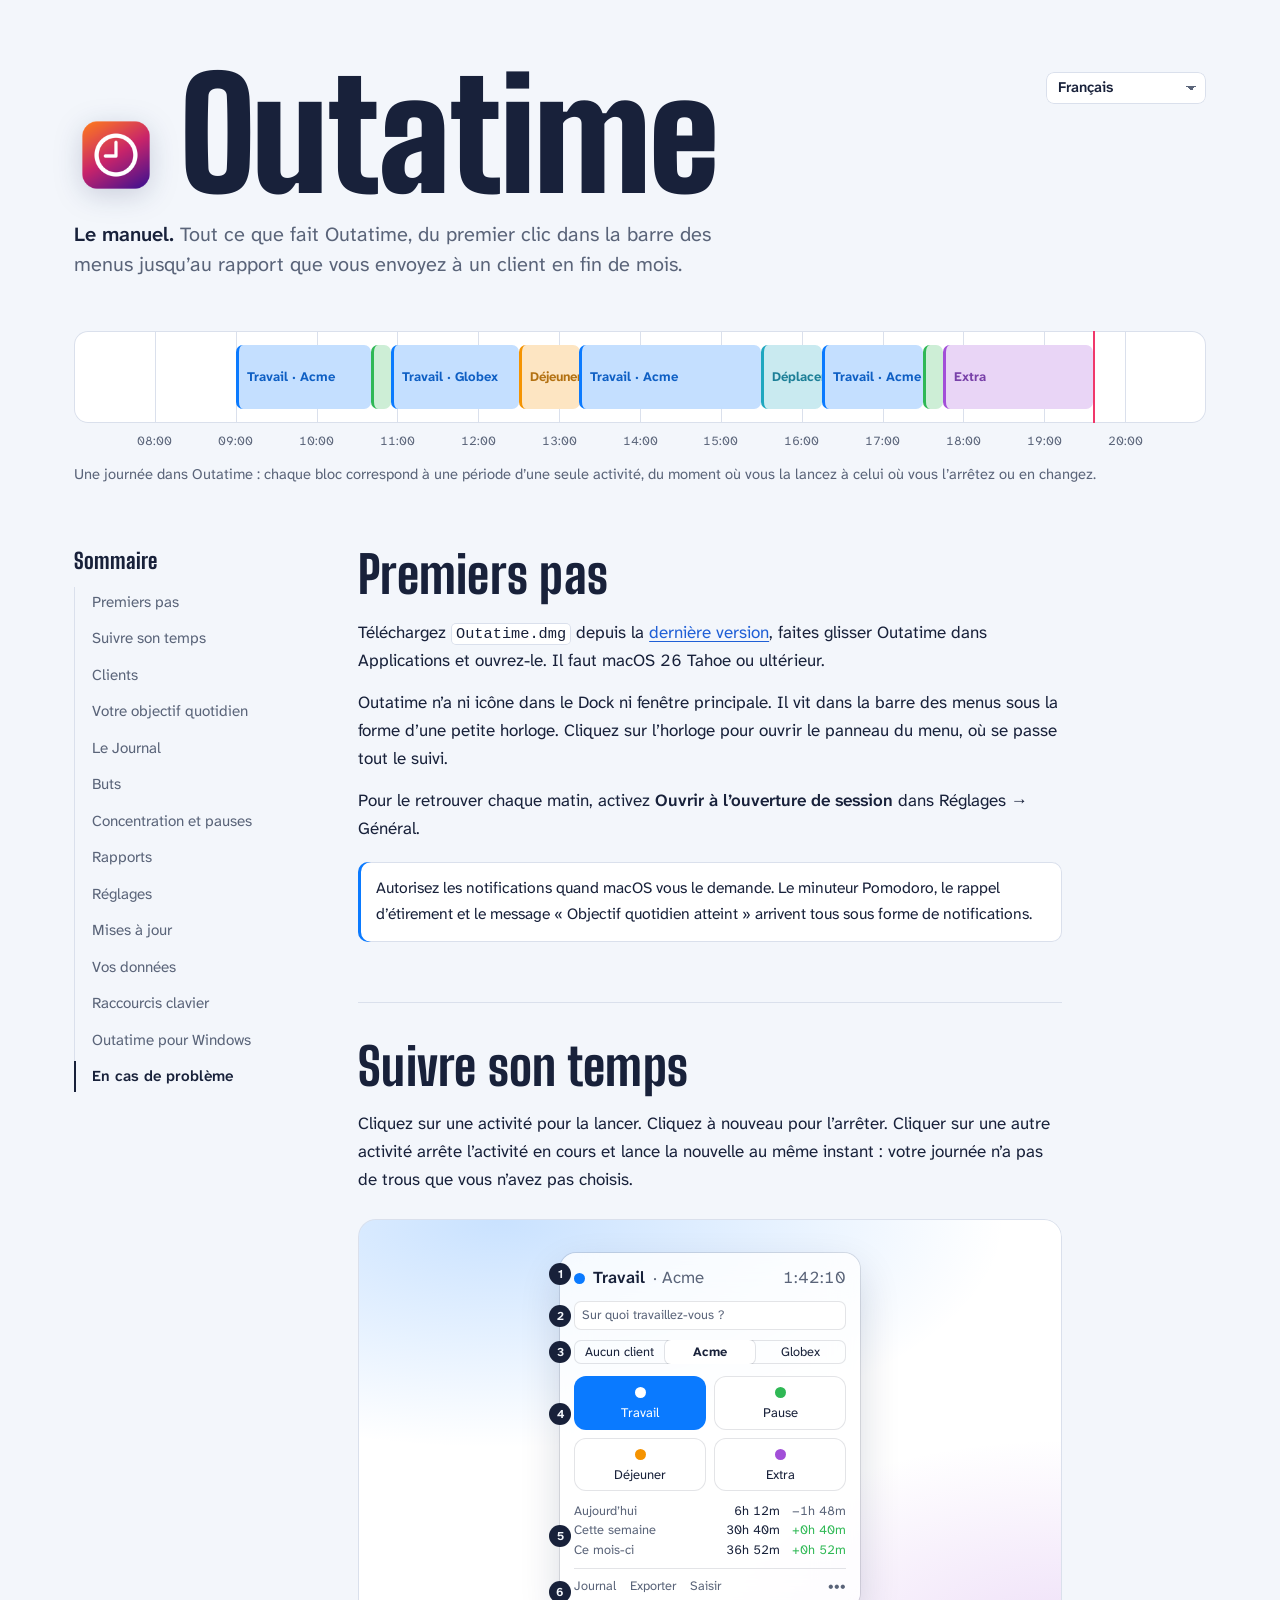
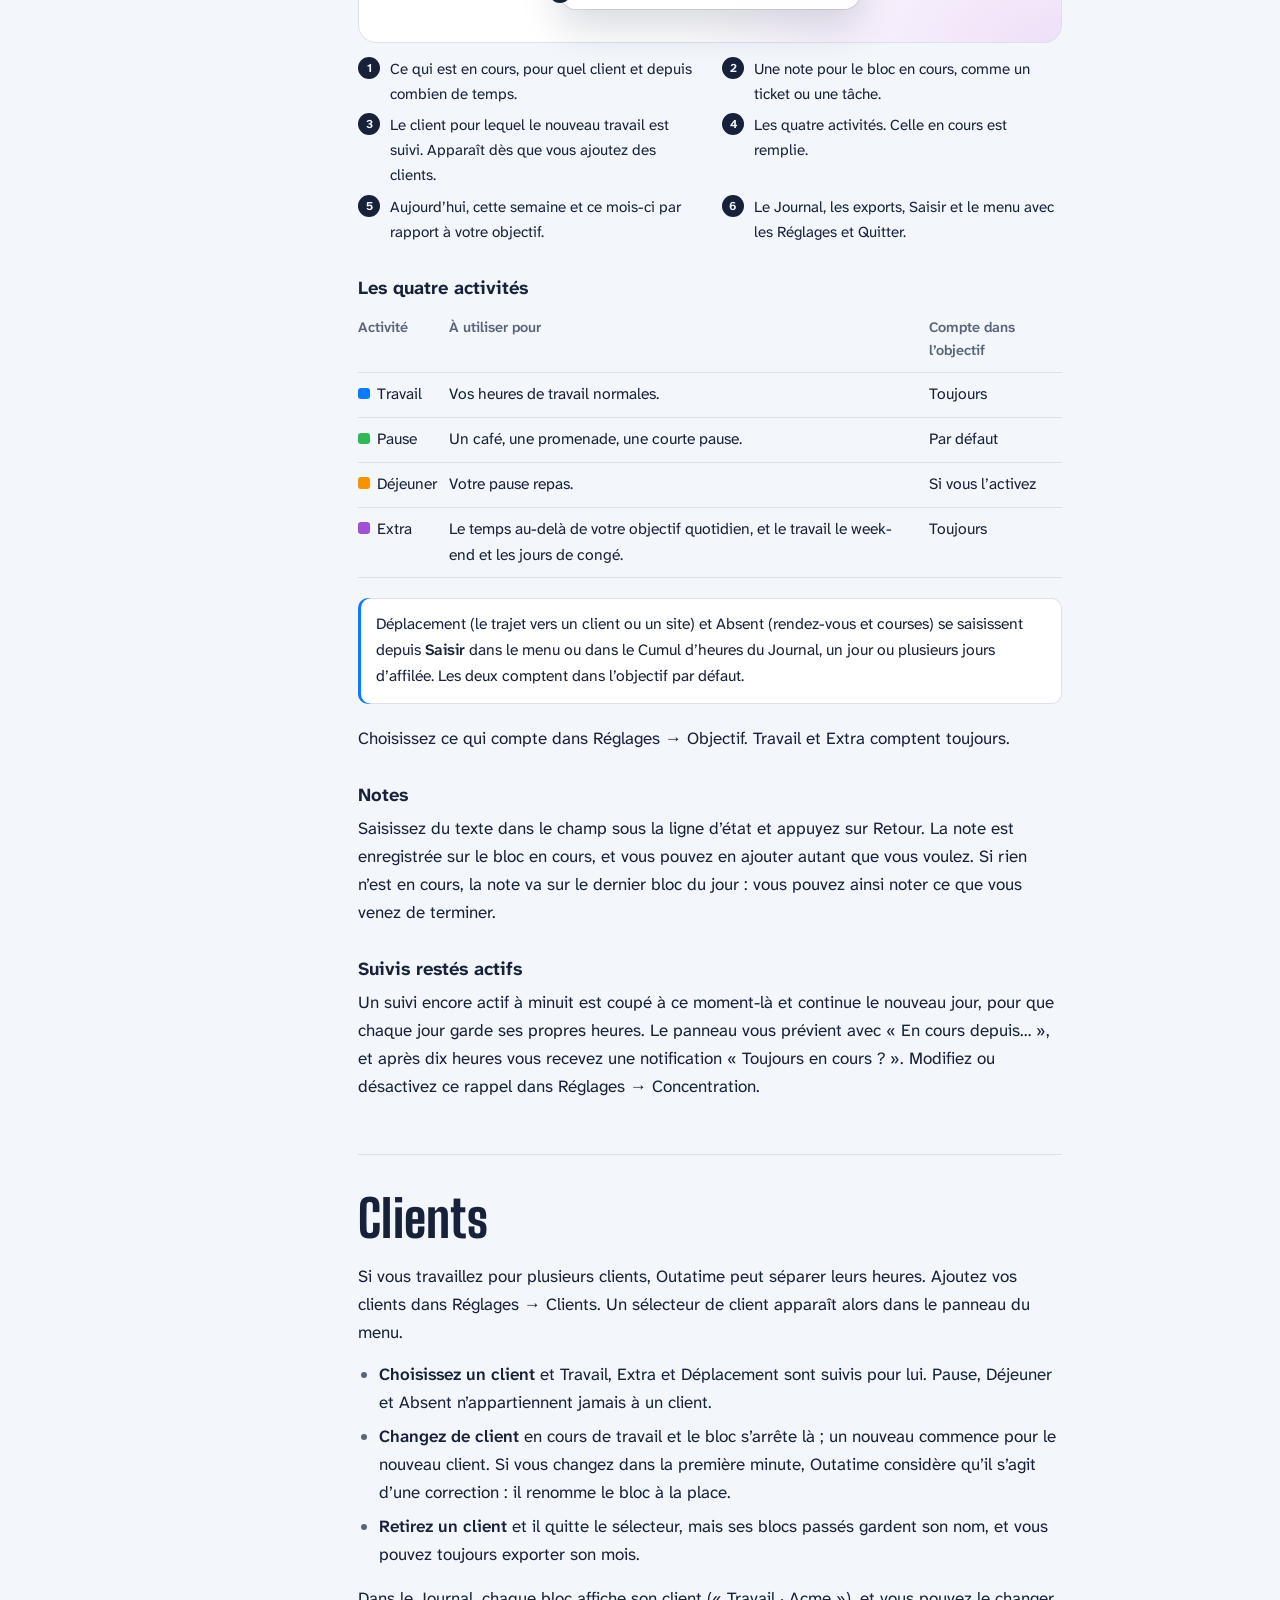
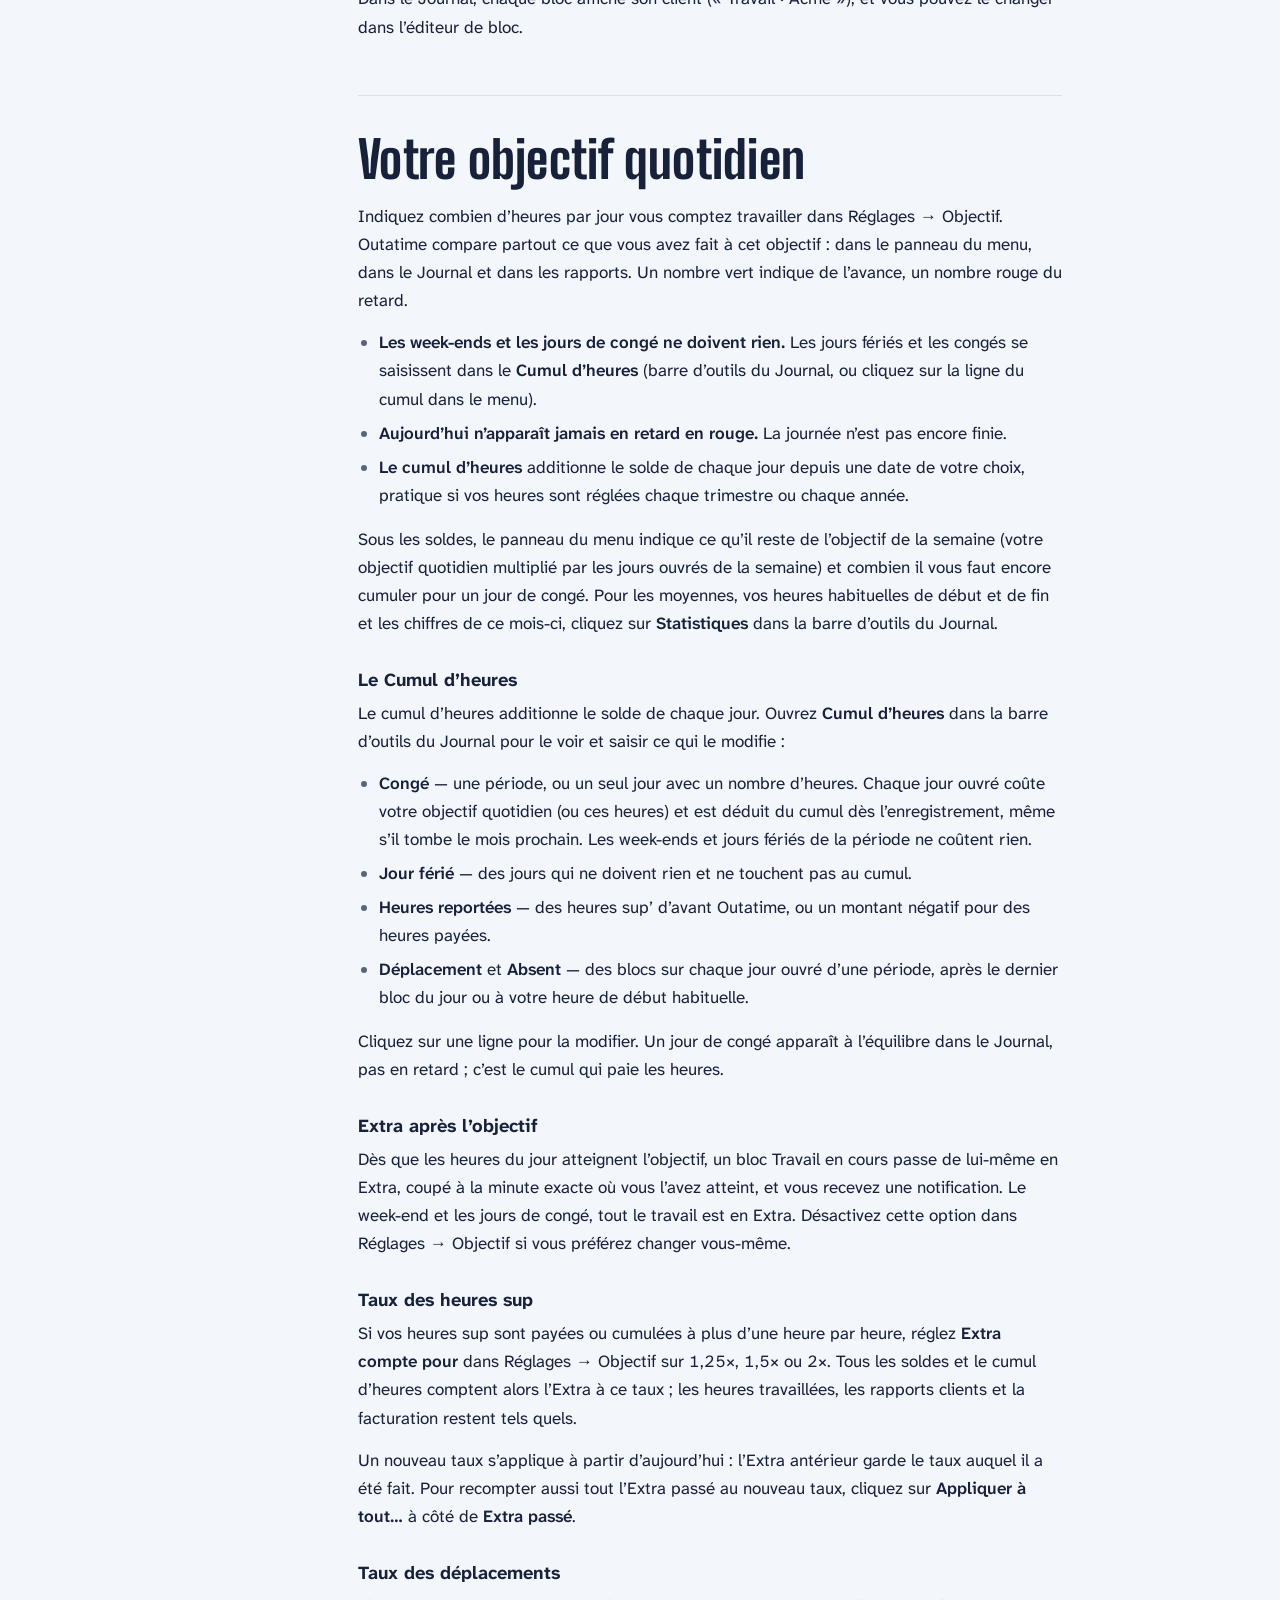
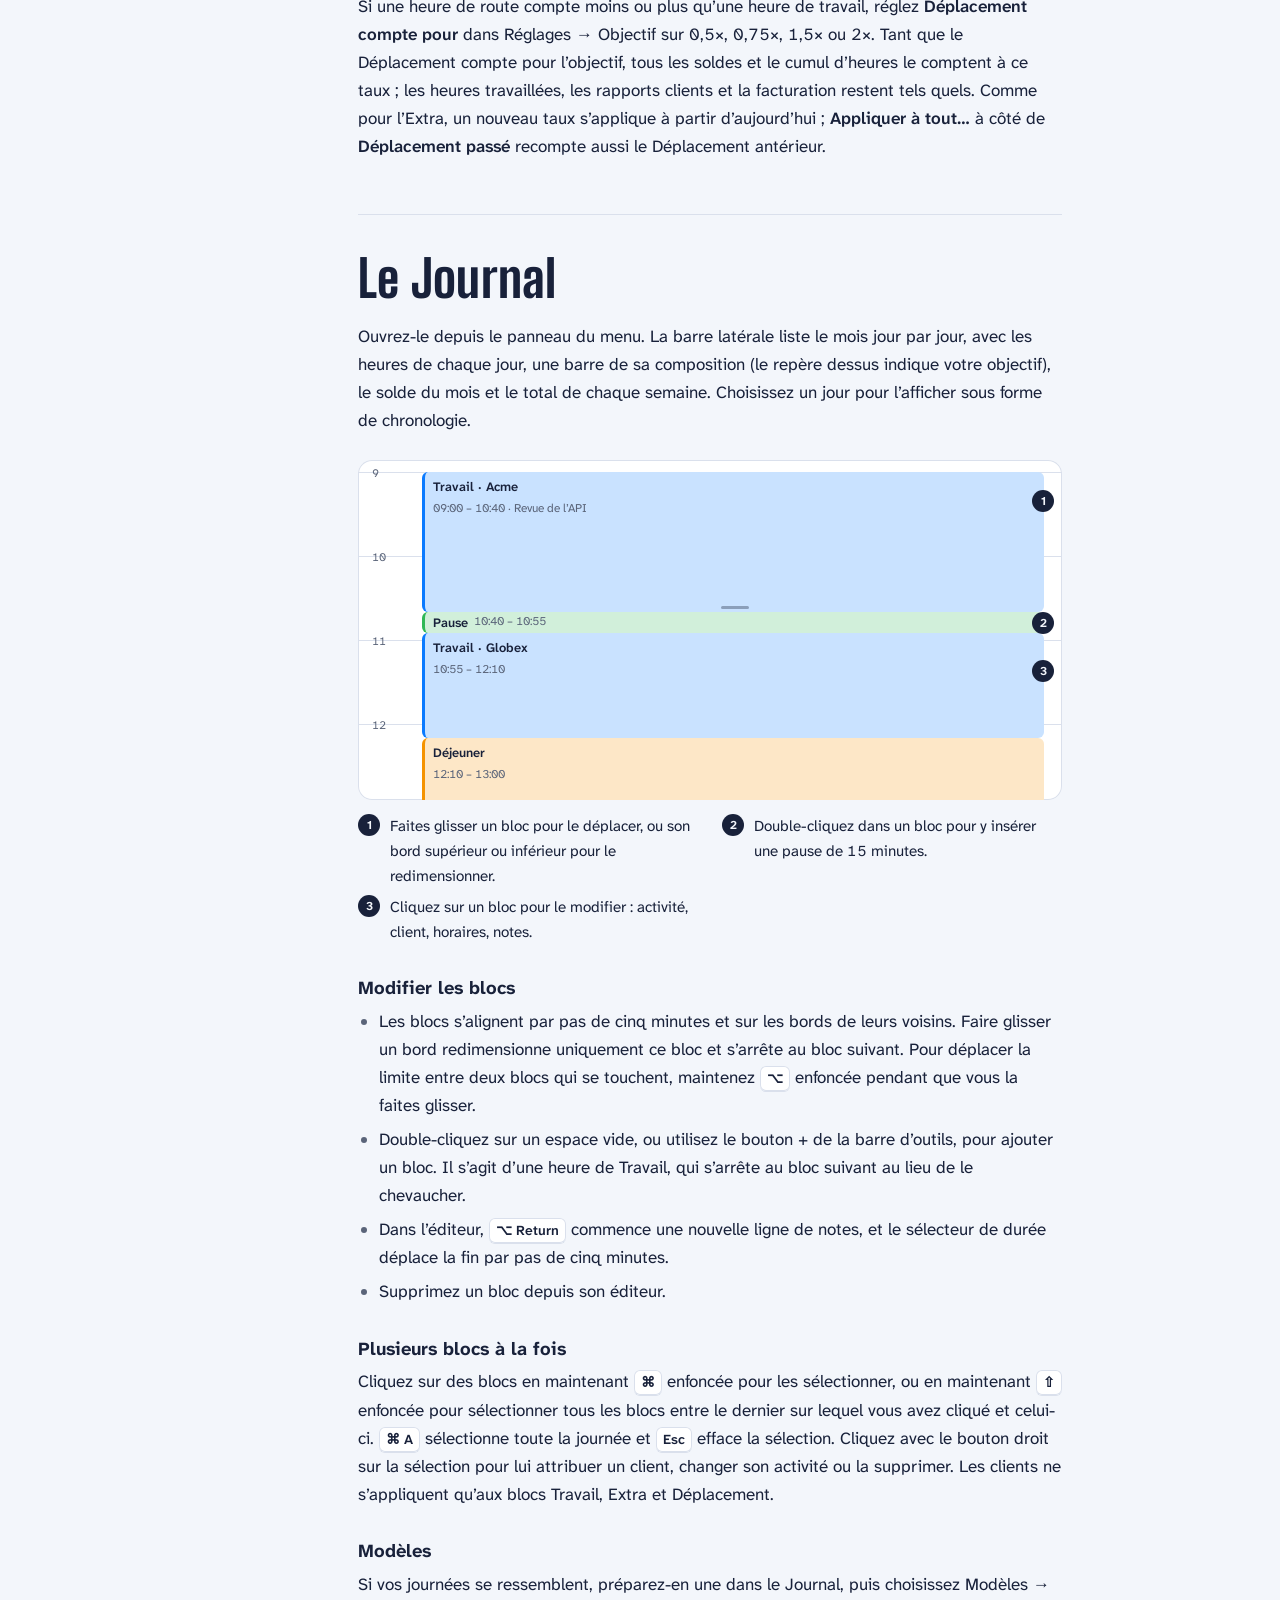
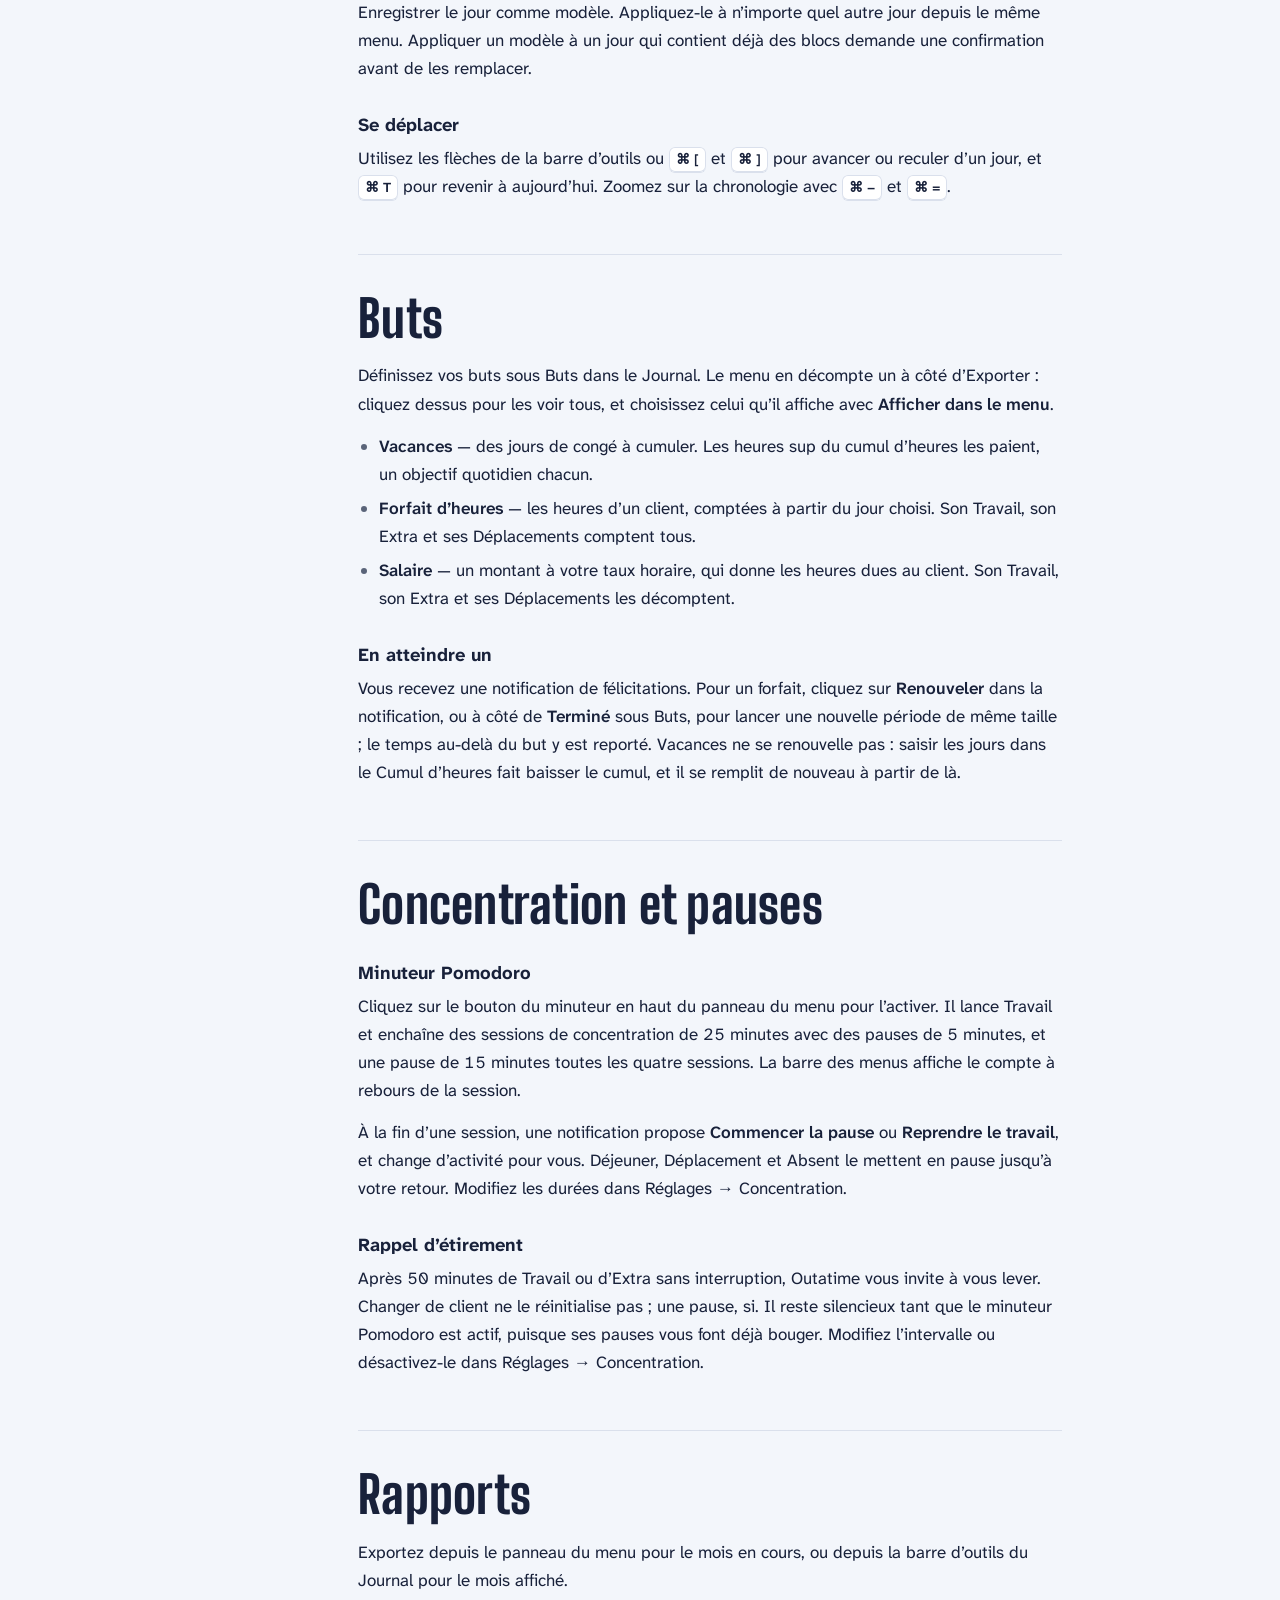
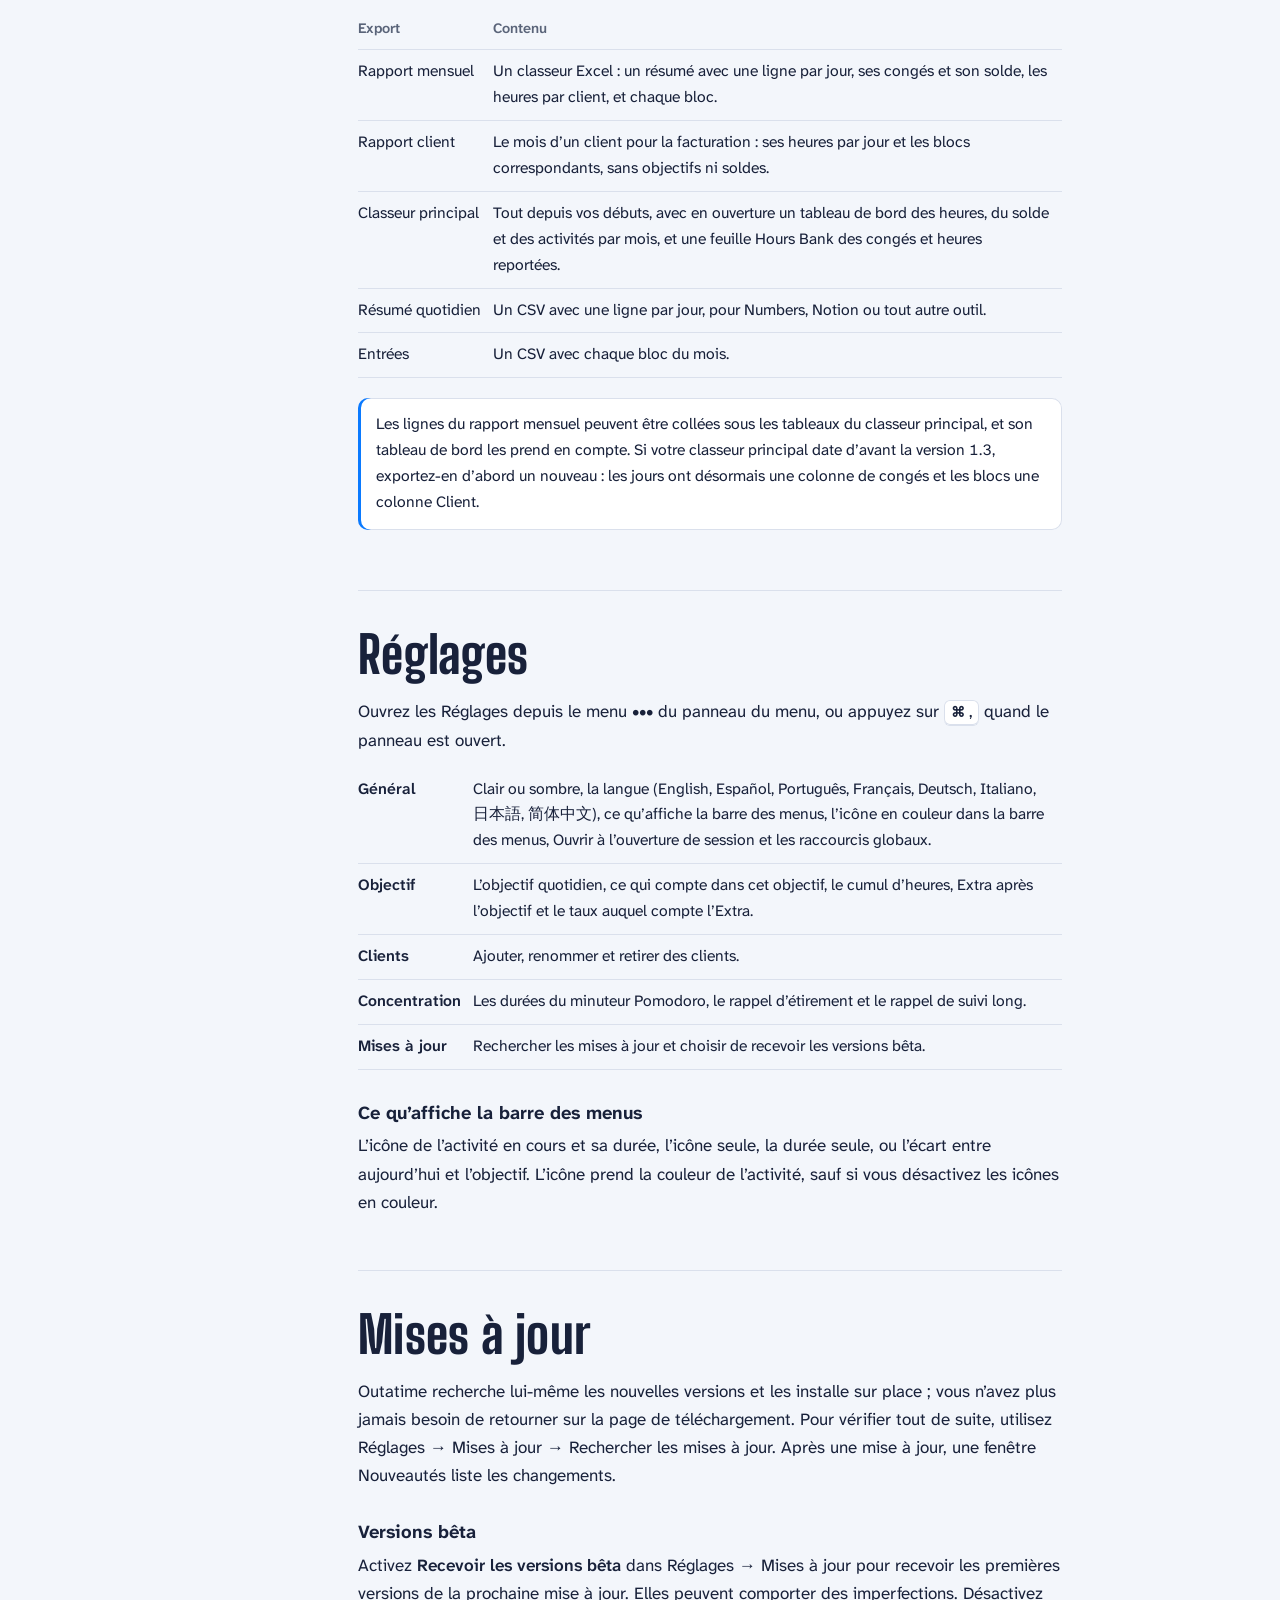
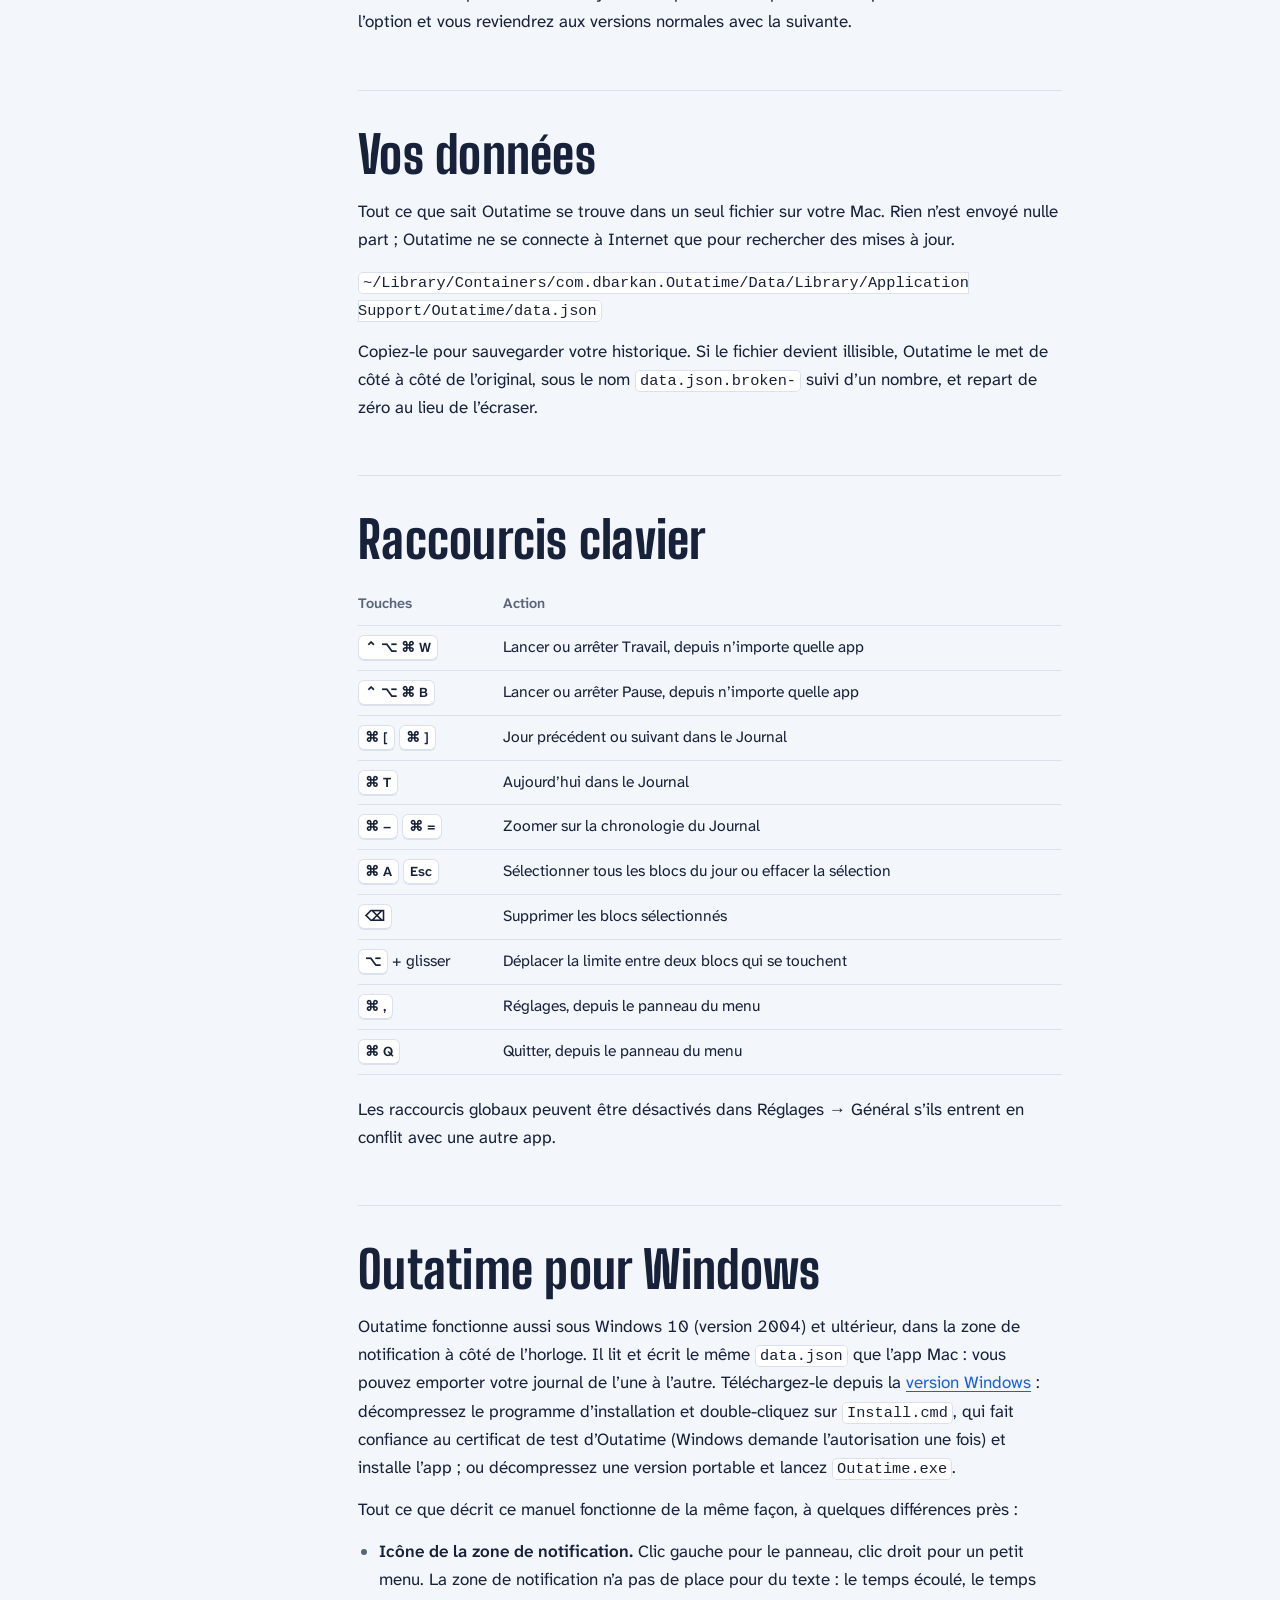
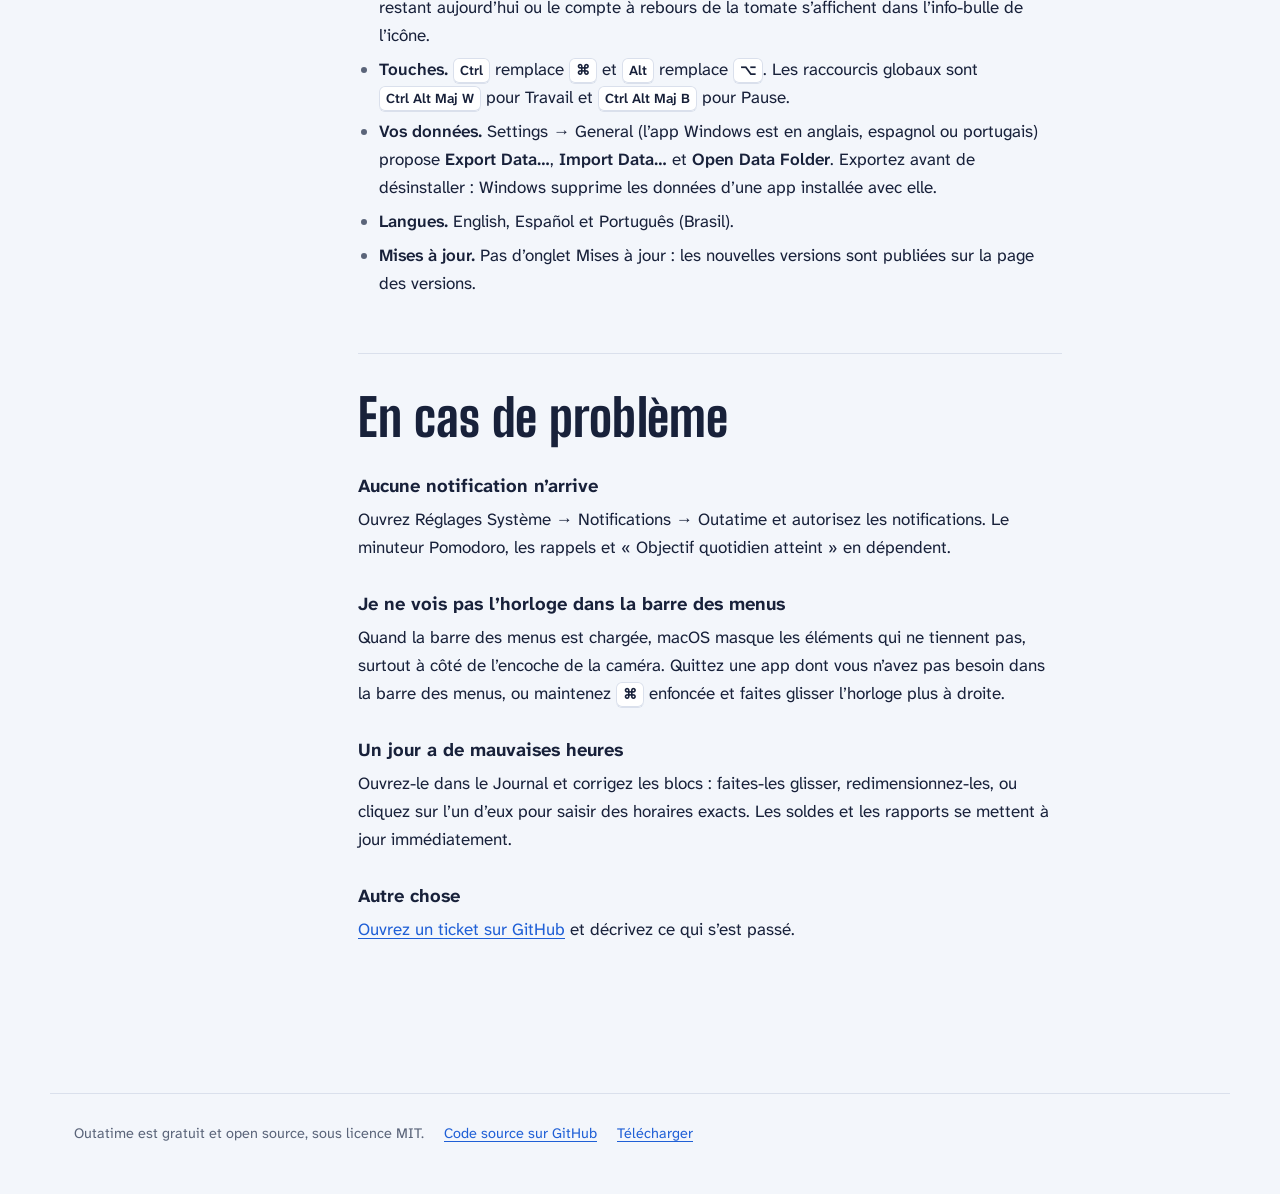
<file: docs/manual/fr/index.html>
<!doctype html>
<html lang="fr">
<head>
<meta charset="utf-8">
<meta name="viewport" content="width=device-width, initial-scale=1">
<title>Manuel d’Outatime</title>
<meta name="description" content="Comment suivre votre journée avec Outatime, le suivi du temps pour la barre des menus de macOS.">
<link rel="icon" href="../icon.png">
<link rel="preconnect" href="https://fonts.googleapis.com">
<link rel="preconnect" href="https://fonts.gstatic.com" crossorigin>
<link href="https://fonts.googleapis.com/css2?family=Atkinson+Hyperlegible+Next:ital,wght@0,400;0,600;0,700;1,400&family=Big+Shoulders+Display:wght@600;800;900&display=swap" rel="stylesheet">
<link rel="stylesheet" href="../manual.css">
<link rel="alternate" hreflang="en" href="https://mrbarkan.github.io/Outatime/manual/">
<link rel="alternate" hreflang="es" href="https://mrbarkan.github.io/Outatime/manual/es/">
<link rel="alternate" hreflang="pt-BR" href="https://mrbarkan.github.io/Outatime/manual/pt-BR/">
<link rel="alternate" hreflang="fr" href="https://mrbarkan.github.io/Outatime/manual/fr/">
<link rel="alternate" hreflang="de" href="https://mrbarkan.github.io/Outatime/manual/de/">
<link rel="alternate" hreflang="it" href="https://mrbarkan.github.io/Outatime/manual/it/">
<link rel="alternate" hreflang="ja" href="https://mrbarkan.github.io/Outatime/manual/ja/">
<link rel="alternate" hreflang="zh-Hans" href="https://mrbarkan.github.io/Outatime/manual/zh-Hans/">
<link rel="alternate" hreflang="x-default" href="https://mrbarkan.github.io/Outatime/manual/">
<script src="../manual.js"></script>
</head>
<body>

<header class="hero">
  <div class="hero-top">
    <img src="../icon.png" alt="" width="84" height="84">
    <h1>Outatime</h1>
    <select class="lang" aria-label="Langue"></select>
  </div>
  <p class="lede"><strong>Le manuel.</strong> Tout ce que fait Outatime, du premier clic dans la barre des menus jusqu’au rapport que vous envoyez à un client en fin de mois.</p>

  <figure class="ribbon" aria-label="Une journée type : travail à partir de neuf heures, une pause café, déjeuner à midi et demi, encore du travail, puis des heures en extra le soir.">
    <div class="ribbon-track" id="ribbon" data-labels='{"work": "Travail", "lunch": "Déjeuner", "travel": "Déplacement", "extra": "Extra"}'></div>
    <div class="ribbon-scale" id="scale" aria-hidden="true"></div>
    <figcaption class="ribbon-caption">Une journée dans Outatime : chaque bloc correspond à une période d’une seule activité, du moment où vous la lancez à celui où vous l’arrêtez ou en changez.</figcaption>
  </figure>
</header>

<div class="page">
  <nav class="toc" aria-label="Sommaire">
    <p>Sommaire</p>
    <ol id="toc"></ol>
  </nav>

  <main>
    <details class="toc-mobile"><summary>Sommaire</summary><ol id="toc-mobile"></ol><select class="lang" aria-label="Langue"></select></details>

    <section id="start">
      <h2>Premiers pas</h2>
      <p>Téléchargez <code>Outatime.dmg</code> depuis la <a href="https://github.com/mrbarkan/Outatime/releases/latest">dernière version</a>, faites glisser Outatime dans Applications et ouvrez-le. Il faut macOS 26 Tahoe ou ultérieur.</p>
      <p>Outatime n’a ni icône dans le Dock ni fenêtre principale. Il vit dans la barre des menus sous la forme d’une petite horloge. Cliquez sur l’horloge pour ouvrir le panneau du menu, où se passe tout le suivi.</p>
      <p>Pour le retrouver chaque matin, activez <strong>Ouvrir à l’ouverture de session</strong> dans Réglages → Général.</p>
      <div class="note"><p>Autorisez les notifications quand macOS vous le demande. Le minuteur Pomodoro, le rappel d’étirement et le message « Objectif quotidien atteint » arrivent tous sous forme de notifications.</p></div>
    </section>

    <section id="tracking">
      <h2>Suivre son temps</h2>
      <p>Cliquez sur une activité pour la lancer. Cliquez à nouveau pour l’arrêter. Cliquer sur une autre activité arrête l’activité en cours et lance la nouvelle au même instant : votre journée n’a pas de trous que vous n’avez pas choisis.</p>

      <figure>
        <div class="panel-wrap">
          <div class="panel" aria-hidden="true">
            <span class="pin" data-n="1" style="left:-11px;top:10px"></span>
            <div class="row status"><i class="dot" style="--c:var(--work)"></i> Travail <small>· Acme</small><span class="t">1:42:10</span></div>
            <span class="pin" data-n="2" style="left:-11px;top:52px"></span>
            <div class="field">Sur quoi travaillez-vous ?</div>
            <span class="pin" data-n="3" style="left:-11px;top:88px"></span>
            <div class="seg"><span>Aucun client</span><span class="on">Acme</span><span>Globex</span></div>
            <span class="pin" data-n="4" style="left:-11px;top:150px"></span>
            <div class="tiles">
              <div class="tile on" style="--c:var(--work)"><i></i>Travail</div>
              <div class="tile" style="--c:var(--break)"><i></i>Pause</div>
              <div class="tile" style="--c:var(--lunch)"><i></i>Déjeuner</div>
              <div class="tile" style="--c:var(--extra)"><i></i>Extra</div>
            </div>
            <span class="pin" data-n="5" style="left:-11px;bottom:62px"></span>
            <div class="totals">
              <span>Aujourd’hui</span><b>6h 12m</b><span class="today">−1h 48m</span>
              <span>Cette semaine</span><b>30h 40m</b><span class="plus">+0h 40m</span>
              <span>Ce mois-ci</span><b>36h 52m</b><span class="plus">+0h 52m</span>
            </div>
            <span class="pin" data-n="6" style="left:-11px;bottom:6px"></span>
            <div class="foot"><span>Journal</span><span>Exporter</span><span>Saisir</span><span>•••</span></div>
          </div>
        </div>
        <ol class="callouts">
          <li>Ce qui est en cours, pour quel client et depuis combien de temps.</li>
          <li>Une note pour le bloc en cours, comme un ticket ou une tâche.</li>
          <li>Le client pour lequel le nouveau travail est suivi. Apparaît dès que vous ajoutez des clients.</li>
          <li>Les quatre activités. Celle en cours est remplie.</li>
          <li>Aujourd’hui, cette semaine et ce mois-ci par rapport à votre objectif.</li>
          <li>Le Journal, les exports, Saisir et le menu avec les Réglages et Quitter.</li>
        </ol>
      </figure>

      <h3>Les quatre activités</h3>
      <table>
        <thead><tr><th>Activité</th><th>À utiliser pour</th><th>Compte dans l’objectif</th></tr></thead>
        <tbody>
          <tr><td><span class="swatch" style="--c:var(--work)"></span>Travail</td><td>Vos heures de travail normales.</td><td>Toujours</td></tr>
          <tr><td><span class="swatch" style="--c:var(--break)"></span>Pause</td><td>Un café, une promenade, une courte pause.</td><td>Par défaut</td></tr>
          <tr><td><span class="swatch" style="--c:var(--lunch)"></span>Déjeuner</td><td>Votre pause repas.</td><td>Si vous l’activez</td></tr>
          <tr><td><span class="swatch" style="--c:var(--extra)"></span>Extra</td><td>Le temps au-delà de votre objectif quotidien, et le travail le week-end et les jours de congé.</td><td>Toujours</td></tr>
        </tbody>
      </table>
      <div class="note"><p>Déplacement (le trajet vers un client ou un site) et Absent (rendez-vous et courses) se saisissent depuis <strong>Saisir</strong> dans le menu ou dans le Cumul d’heures du Journal, un jour ou plusieurs jours d’affilée. Les deux comptent dans l’objectif par défaut.</p></div>
      <p>Choisissez ce qui compte dans Réglages → Objectif. Travail et Extra comptent toujours.</p>

      <h3>Notes</h3>
      <p>Saisissez du texte dans le champ sous la ligne d’état et appuyez sur Retour. La note est enregistrée sur le bloc en cours, et vous pouvez en ajouter autant que vous voulez. Si rien n’est en cours, la note va sur le dernier bloc du jour : vous pouvez ainsi noter ce que vous venez de terminer.</p>

      <h3>Suivis restés actifs</h3>
      <p>Un suivi encore actif à minuit est coupé à ce moment-là et continue le nouveau jour, pour que chaque jour garde ses propres heures. Le panneau vous prévient avec « En cours depuis… », et après dix heures vous recevez une notification « Toujours en cours ? ». Modifiez ou désactivez ce rappel dans Réglages → Concentration.</p>
    </section>

    <section id="clients">
      <h2>Clients</h2>
      <p>Si vous travaillez pour plusieurs clients, Outatime peut séparer leurs heures. Ajoutez vos clients dans Réglages → Clients. Un sélecteur de client apparaît alors dans le panneau du menu.</p>
      <ul>
        <li><strong>Choisissez un client</strong> et Travail, Extra et Déplacement sont suivis pour lui. Pause, Déjeuner et Absent n’appartiennent jamais à un client.</li>
        <li><strong>Changez de client</strong> en cours de travail et le bloc s’arrête là ; un nouveau commence pour le nouveau client. Si vous changez dans la première minute, Outatime considère qu’il s’agit d’une correction : il renomme le bloc à la place.</li>
        <li><strong>Retirez un client</strong> et il quitte le sélecteur, mais ses blocs passés gardent son nom, et vous pouvez toujours exporter son mois.</li>
      </ul>
      <p>Dans le Journal, chaque bloc affiche son client (« Travail · Acme »), et vous pouvez le changer dans l’éditeur de bloc.</p>
    </section>

    <section id="target">
      <h2>Votre objectif quotidien</h2>
      <p>Indiquez combien d’heures par jour vous comptez travailler dans Réglages → Objectif. Outatime compare partout ce que vous avez fait à cet objectif : dans le panneau du menu, dans le Journal et dans les rapports. Un nombre vert indique de l’avance, un nombre rouge du retard.</p>
      <ul>
        <li><strong>Les week-ends et les jours de congé ne doivent rien.</strong> Les jours fériés et les congés se saisissent dans le <strong>Cumul d’heures</strong> (barre d’outils du Journal, ou cliquez sur la ligne du cumul dans le menu).</li>
        <li><strong>Aujourd’hui n’apparaît jamais en retard en rouge.</strong> La journée n’est pas encore finie.</li>
        <li><strong>Le cumul d’heures</strong> additionne le solde de chaque jour depuis une date de votre choix, pratique si vos heures sont réglées chaque trimestre ou chaque année.</li>
      </ul>
      <p>Sous les soldes, le panneau du menu indique ce qu’il reste de l’objectif de la semaine (votre objectif quotidien multiplié par les jours ouvrés de la semaine) et combien il vous faut encore cumuler pour un jour de congé. Pour les moyennes, vos heures habituelles de début et de fin et les chiffres de ce mois-ci, cliquez sur <strong>Statistiques</strong> dans la barre d’outils du Journal.</p>
      <h3>Le Cumul d’heures</h3>
      <p>Le cumul d’heures additionne le solde de chaque jour. Ouvrez <strong>Cumul d’heures</strong> dans la barre d’outils du Journal pour le voir et saisir ce qui le modifie :</p>
      <ul>
        <li><strong>Congé</strong> — une période, ou un seul jour avec un nombre d’heures. Chaque jour ouvré coûte votre objectif quotidien (ou ces heures) et est déduit du cumul dès l’enregistrement, même s’il tombe le mois prochain. Les week-ends et jours fériés de la période ne coûtent rien.</li>
        <li><strong>Jour férié</strong> — des jours qui ne doivent rien et ne touchent pas au cumul.</li>
        <li><strong>Heures reportées</strong> — des heures sup’ d’avant Outatime, ou un montant négatif pour des heures payées.</li>
        <li><strong>Déplacement</strong> et <strong>Absent</strong> — des blocs sur chaque jour ouvré d’une période, après le dernier bloc du jour ou à votre heure de début habituelle.</li>
      </ul>
      <p>Cliquez sur une ligne pour la modifier. Un jour de congé apparaît à l’équilibre dans le Journal, pas en retard ; c’est le cumul qui paie les heures.</p>
      <h3>Extra après l’objectif</h3>
      <p>Dès que les heures du jour atteignent l’objectif, un bloc Travail en cours passe de lui-même en Extra, coupé à la minute exacte où vous l’avez atteint, et vous recevez une notification. Le week-end et les jours de congé, tout le travail est en Extra. Désactivez cette option dans Réglages → Objectif si vous préférez changer vous-même.</p>
      <h3>Taux des heures sup</h3>
      <p>Si vos heures sup sont payées ou cumulées à plus d’une heure par heure, réglez <strong>Extra compte pour</strong> dans Réglages → Objectif sur 1,25×, 1,5× ou 2×. Tous les soldes et le cumul d’heures comptent alors l’Extra à ce taux ; les heures travaillées, les rapports clients et la facturation restent tels quels.</p>
      <p>Un nouveau taux s’applique à partir d’aujourd’hui : l’Extra antérieur garde le taux auquel il a été fait. Pour recompter aussi tout l’Extra passé au nouveau taux, cliquez sur <strong>Appliquer à tout…</strong> à côté de <strong>Extra passé</strong>.</p>
      <h3>Taux des déplacements</h3>
      <p>Si une heure de route compte moins ou plus qu’une heure de travail, réglez <strong>Déplacement compte pour</strong> dans Réglages → Objectif sur 0,5×, 0,75×, 1,5× ou 2×. Tant que le Déplacement compte pour l’objectif, tous les soldes et le cumul d’heures le comptent à ce taux ; les heures travaillées, les rapports clients et la facturation restent tels quels. Comme pour l’Extra, un nouveau taux s’applique à partir d’aujourd’hui ; <strong>Appliquer à tout…</strong> à côté de <strong>Déplacement passé</strong> recompte aussi le Déplacement antérieur.</p>
    </section>

    <section id="logbook">
      <h2>Le Journal</h2>
      <p>Ouvrez-le depuis le panneau du menu. La barre latérale liste le mois jour par jour, avec les heures de chaque jour, une barre de sa composition (le repère dessus indique votre objectif), le solde du mois et le total de chaque semaine. Choisissez un jour pour l’afficher sous forme de chronologie.</p>

      <figure>
        <div class="day" aria-hidden="true">
          <div class="h" style="top:12px"><span>9</span></div>
          <div class="h" style="top:96px"><span>10</span></div>
          <div class="h" style="top:180px"><span>11</span></div>
          <div class="h" style="top:264px"><span>12</span></div>
          <div class="b" style="--c:var(--work);top:12px;height:140px"><strong>Travail · Acme</strong><small>09:00 – 10:40 · Revue de l’API</small><span class="grip" style="bottom:3px"></span></div>
          <span class="pin" data-n="1" style="right:8px;top:30px"></span>
          <div class="b short" style="--c:var(--break);top:152px;height:21px"><strong>Pause</strong><small>10:40 – 10:55</small></div>
          <span class="pin" data-n="2" style="right:8px;top:152px"></span>
          <div class="b" style="--c:var(--work);top:173px;height:105px"><strong>Travail · Globex</strong><small>10:55 – 12:10</small></div>
          <span class="pin" data-n="3" style="right:8px;top:200px"></span>
          <div class="b" style="--c:var(--lunch);top:278px;height:80px"><strong>Déjeuner</strong><small>12:10 – 13:00</small></div>
        </div>
        <ol class="callouts">
          <li>Faites glisser un bloc pour le déplacer, ou son bord supérieur ou inférieur pour le redimensionner.</li>
          <li>Double-cliquez dans un bloc pour y insérer une pause de 15 minutes.</li>
          <li>Cliquez sur un bloc pour le modifier : activité, client, horaires, notes.</li>
        </ol>
      </figure>

      <h3>Modifier les blocs</h3>
      <ul>
        <li>Les blocs s’alignent par pas de cinq minutes et sur les bords de leurs voisins. Faire glisser un bord redimensionne uniquement ce bloc et s’arrête au bloc suivant. Pour déplacer la limite entre deux blocs qui se touchent, maintenez <kbd>⌥</kbd> enfoncée pendant que vous la faites glisser.</li>
        <li>Double-cliquez sur un espace vide, ou utilisez le bouton + de la barre d’outils, pour ajouter un bloc. Il s’agit d’une heure de Travail, qui s’arrête au bloc suivant au lieu de le chevaucher.</li>
        <li>Dans l’éditeur, <kbd>⌥ Return</kbd> commence une nouvelle ligne de notes, et le sélecteur de durée déplace la fin par pas de cinq minutes.</li>
        <li>Supprimez un bloc depuis son éditeur.</li>
      </ul>

      <h3>Plusieurs blocs à la fois</h3>
      <p>Cliquez sur des blocs en maintenant <kbd>⌘</kbd> enfoncée pour les sélectionner, ou en maintenant <kbd>⇧</kbd> enfoncée pour sélectionner tous les blocs entre le dernier sur lequel vous avez cliqué et celui-ci. <kbd>⌘ A</kbd> sélectionne toute la journée et <kbd>Esc</kbd> efface la sélection. Cliquez avec le bouton droit sur la sélection pour lui attribuer un client, changer son activité ou la supprimer. Les clients ne s’appliquent qu’aux blocs Travail, Extra et Déplacement.</p>

      <h3>Modèles</h3>
      <p>Si vos journées se ressemblent, préparez-en une dans le Journal, puis choisissez Modèles → Enregistrer le jour comme modèle. Appliquez-le à n’importe quel autre jour depuis le même menu. Appliquer un modèle à un jour qui contient déjà des blocs demande une confirmation avant de les remplacer.</p>

      <h3>Se déplacer</h3>
      <p>Utilisez les flèches de la barre d’outils ou <kbd>⌘ [</kbd> et <kbd>⌘ ]</kbd> pour avancer ou reculer d’un jour, et <kbd>⌘ T</kbd> pour revenir à aujourd’hui. Zoomez sur la chronologie avec <kbd>⌘ −</kbd> et <kbd>⌘ =</kbd>.</p>
    </section>

    <section id="objectives">
      <h2>Buts</h2>
      <p>Définissez vos buts sous Buts dans le Journal. Le menu en décompte un à côté d’Exporter : cliquez dessus pour les voir tous, et choisissez celui qu’il affiche avec <strong>Afficher dans le menu</strong>.</p>
      <ul>
        <li><strong>Vacances</strong> — des jours de congé à cumuler. Les heures sup du cumul d’heures les paient, un objectif quotidien chacun.</li>
        <li><strong>Forfait d’heures</strong> — les heures d’un client, comptées à partir du jour choisi. Son Travail, son Extra et ses Déplacements comptent tous.</li>
        <li><strong>Salaire</strong> — un montant à votre taux horaire, qui donne les heures dues au client. Son Travail, son Extra et ses Déplacements les décomptent.</li>
      </ul>
      <h3>En atteindre un</h3>
      <p>Vous recevez une notification de félicitations. Pour un forfait, cliquez sur <strong>Renouveler</strong> dans la notification, ou à côté de <strong>Terminé</strong> sous Buts, pour lancer une nouvelle période de même taille ; le temps au-delà du but y est reporté. Vacances ne se renouvelle pas : saisir les jours dans le Cumul d’heures fait baisser le cumul, et il se remplit de nouveau à partir de là.</p>
    </section>

    <section id="focus">
      <h2>Concentration et pauses</h2>
      <h3>Minuteur Pomodoro</h3>
      <p>Cliquez sur le bouton du minuteur en haut du panneau du menu pour l’activer. Il lance Travail et enchaîne des sessions de concentration de 25 minutes avec des pauses de 5 minutes, et une pause de 15 minutes toutes les quatre sessions. La barre des menus affiche le compte à rebours de la session.</p>
      <p>À la fin d’une session, une notification propose <strong>Commencer la pause</strong> ou <strong>Reprendre le travail</strong>, et change d’activité pour vous. Déjeuner, Déplacement et Absent le mettent en pause jusqu’à votre retour. Modifiez les durées dans Réglages → Concentration.</p>
      <h3>Rappel d’étirement</h3>
      <p>Après 50 minutes de Travail ou d’Extra sans interruption, Outatime vous invite à vous lever. Changer de client ne le réinitialise pas ; une pause, si. Il reste silencieux tant que le minuteur Pomodoro est actif, puisque ses pauses vous font déjà bouger. Modifiez l’intervalle ou désactivez-le dans Réglages → Concentration.</p>
    </section>

    <section id="reports">
      <h2>Rapports</h2>
      <p>Exportez depuis le panneau du menu pour le mois en cours, ou depuis la barre d’outils du Journal pour le mois affiché.</p>
      <table>
        <thead><tr><th>Export</th><th>Contenu</th></tr></thead>
        <tbody>
          <tr><td>Rapport mensuel</td><td>Un classeur Excel : un résumé avec une ligne par jour, ses congés et son solde, les heures par client, et chaque bloc.</td></tr>
          <tr><td>Rapport client</td><td>Le mois d’un client pour la facturation : ses heures par jour et les blocs correspondants, sans objectifs ni soldes.</td></tr>
          <tr><td>Classeur principal</td><td>Tout depuis vos débuts, avec en ouverture un tableau de bord des heures, du solde et des activités par mois, et une feuille Hours Bank des congés et heures reportées.</td></tr>
          <tr><td>Résumé quotidien</td><td>Un CSV avec une ligne par jour, pour Numbers, Notion ou tout autre outil.</td></tr>
          <tr><td>Entrées</td><td>Un CSV avec chaque bloc du mois.</td></tr>
        </tbody>
      </table>
      <div class="note"><p>Les lignes du rapport mensuel peuvent être collées sous les tableaux du classeur principal, et son tableau de bord les prend en compte. Si votre classeur principal date d’avant la version 1.3, exportez-en d’abord un nouveau : les jours ont désormais une colonne de congés et les blocs une colonne Client.</p></div>
    </section>

    <section id="settings">
      <h2>Réglages</h2>
      <p>Ouvrez les Réglages depuis le menu ••• du panneau du menu, ou appuyez sur <kbd>⌘ ,</kbd> quand le panneau est ouvert.</p>
      <table>
        <tbody>
          <tr><td><strong>Général</strong></td><td>Clair ou sombre, la langue (English, Español, Português, Français, Deutsch, Italiano, 日本語, 简体中文), ce qu’affiche la barre des menus, l’icône en couleur dans la barre des menus, Ouvrir à l’ouverture de session et les raccourcis globaux.</td></tr>
          <tr><td><strong>Objectif</strong></td><td>L’objectif quotidien, ce qui compte dans cet objectif, le cumul d’heures, Extra après l’objectif et le taux auquel compte l’Extra.</td></tr>
          <tr><td><strong>Clients</strong></td><td>Ajouter, renommer et retirer des clients.</td></tr>
          <tr><td><strong>Concentration</strong></td><td>Les durées du minuteur Pomodoro, le rappel d’étirement et le rappel de suivi long.</td></tr>
          <tr><td><strong>Mises à jour</strong></td><td>Rechercher les mises à jour et choisir de recevoir les versions bêta.</td></tr>
        </tbody>
      </table>
      <h3>Ce qu’affiche la barre des menus</h3>
      <p>L’icône de l’activité en cours et sa durée, l’icône seule, la durée seule, ou l’écart entre aujourd’hui et l’objectif. L’icône prend la couleur de l’activité, sauf si vous désactivez les icônes en couleur.</p>
    </section>

    <section id="updates">
      <h2>Mises à jour</h2>
      <p>Outatime recherche lui-même les nouvelles versions et les installe sur place ; vous n’avez plus jamais besoin de retourner sur la page de téléchargement. Pour vérifier tout de suite, utilisez Réglages → Mises à jour → Rechercher les mises à jour. Après une mise à jour, une fenêtre Nouveautés liste les changements.</p>
      <h3>Versions bêta</h3>
      <p>Activez <strong>Recevoir les versions bêta</strong> dans Réglages → Mises à jour pour recevoir les premières versions de la prochaine mise à jour. Elles peuvent comporter des imperfections. Désactivez l’option et vous reviendrez aux versions normales avec la suivante.</p>
    </section>

    <section id="data">
      <h2>Vos données</h2>
      <p>Tout ce que sait Outatime se trouve dans un seul fichier sur votre Mac. Rien n’est envoyé nulle part ; Outatime ne se connecte à Internet que pour rechercher des mises à jour.</p>
      <p><code>~/Library/Containers/com.dbarkan.Outatime/Data/Library/Application Support/Outatime/data.json</code></p>
      <p>Copiez-le pour sauvegarder votre historique. Si le fichier devient illisible, Outatime le met de côté à côté de l’original, sous le nom <code>data.json.broken-</code> suivi d’un nombre, et repart de zéro au lieu de l’écraser.</p>
    </section>

    <section id="shortcuts">
      <h2>Raccourcis clavier</h2>
      <table>
        <thead><tr><th>Touches</th><th>Action</th></tr></thead>
        <tbody>
          <tr><td><kbd>⌃ ⌥ ⌘ W</kbd></td><td>Lancer ou arrêter Travail, depuis n’importe quelle app</td></tr>
          <tr><td><kbd>⌃ ⌥ ⌘ B</kbd></td><td>Lancer ou arrêter Pause, depuis n’importe quelle app</td></tr>
          <tr><td><kbd>⌘ [</kbd> <kbd>⌘ ]</kbd></td><td>Jour précédent ou suivant dans le Journal</td></tr>
          <tr><td><kbd>⌘ T</kbd></td><td>Aujourd’hui dans le Journal</td></tr>
          <tr><td><kbd>⌘ −</kbd> <kbd>⌘ =</kbd></td><td>Zoomer sur la chronologie du Journal</td></tr>
          <tr><td><kbd>⌘ A</kbd> <kbd>Esc</kbd></td><td>Sélectionner tous les blocs du jour ou effacer la sélection</td></tr>
          <tr><td><kbd>⌫</kbd></td><td>Supprimer les blocs sélectionnés</td></tr>
          <tr><td><kbd>⌥</kbd> + glisser</td><td>Déplacer la limite entre deux blocs qui se touchent</td></tr>
          <tr><td><kbd>⌘ ,</kbd></td><td>Réglages, depuis le panneau du menu</td></tr>
          <tr><td><kbd>⌘ Q</kbd></td><td>Quitter, depuis le panneau du menu</td></tr>
        </tbody>
      </table>
      <p>Les raccourcis globaux peuvent être désactivés dans Réglages → Général s’ils entrent en conflit avec une autre app.</p>
    </section>

    <section id="windows">
      <h2>Outatime pour Windows</h2>
      <p>Outatime fonctionne aussi sous Windows 10 (version 2004) et ultérieur, dans la zone de notification à côté de l’horloge. Il lit et écrit le même <code>data.json</code> que l’app Mac : vous pouvez emporter votre journal de l’une à l’autre. Téléchargez-le depuis la <a href="https://github.com/mrbarkan/Outatime/releases/tag/windows-v1.0">version Windows</a> : décompressez le programme d’installation et double-cliquez sur <code>Install.cmd</code>, qui fait confiance au certificat de test d’Outatime (Windows demande l’autorisation une fois) et installe l’app ; ou décompressez une version portable et lancez <code>Outatime.exe</code>.</p>
      <p>Tout ce que décrit ce manuel fonctionne de la même façon, à quelques différences près :</p>
      <ul>
        <li><strong>Icône de la zone de notification.</strong> Clic gauche pour le panneau, clic droit pour un petit menu. La zone de notification n’a pas de place pour du texte : le temps écoulé, le temps restant aujourd’hui ou le compte à rebours de la tomate s’affichent dans l’info-bulle de l’icône.</li>
        <li><strong>Touches.</strong> <kbd>Ctrl</kbd> remplace <kbd>⌘</kbd> et <kbd>Alt</kbd> remplace <kbd>⌥</kbd>. Les raccourcis globaux sont <kbd>Ctrl Alt Maj W</kbd> pour Travail et <kbd>Ctrl Alt Maj B</kbd> pour Pause.</li>
        <li><strong>Vos données.</strong> Settings → General (l’app Windows est en anglais, espagnol ou portugais) propose <strong>Export Data…</strong>, <strong>Import Data…</strong> et <strong>Open Data Folder</strong>. Exportez avant de désinstaller : Windows supprime les données d’une app installée avec elle.</li>
        <li><strong>Langues.</strong> English, Español et Português (Brasil).</li>
        <li><strong>Mises à jour.</strong> Pas d’onglet Mises à jour : les nouvelles versions sont publiées sur la page des versions.</li>
      </ul>
    </section>

    <section id="help">
      <h2>En cas de problème</h2>
      <h3>Aucune notification n’arrive</h3>
      <p>Ouvrez Réglages Système → Notifications → Outatime et autorisez les notifications. Le minuteur Pomodoro, les rappels et « Objectif quotidien atteint » en dépendent.</p>
      <h3>Je ne vois pas l’horloge dans la barre des menus</h3>
      <p>Quand la barre des menus est chargée, macOS masque les éléments qui ne tiennent pas, surtout à côté de l’encoche de la caméra. Quittez une app dont vous n’avez pas besoin dans la barre des menus, ou maintenez <kbd>⌘</kbd> enfoncée et faites glisser l’horloge plus à droite.</p>
      <h3>Un jour a de mauvaises heures</h3>
      <p>Ouvrez-le dans le Journal et corrigez les blocs : faites-les glisser, redimensionnez-les, ou cliquez sur l’un d’eux pour saisir des horaires exacts. Les soldes et les rapports se mettent à jour immédiatement.</p>
      <h3>Autre chose</h3>
      <p><a href="https://github.com/mrbarkan/Outatime/issues">Ouvrez un ticket sur GitHub</a> et décrivez ce qui s’est passé.</p>
    </section>
  </main>
</div>

<footer class="foot-page">
  <span>Outatime est gratuit et open source, sous licence MIT.</span>
  <a href="https://github.com/mrbarkan/Outatime">Code source sur GitHub</a>
  <a href="https://github.com/mrbarkan/Outatime/releases/latest">Télécharger</a>
</footer>

</body>
</html>
</file>
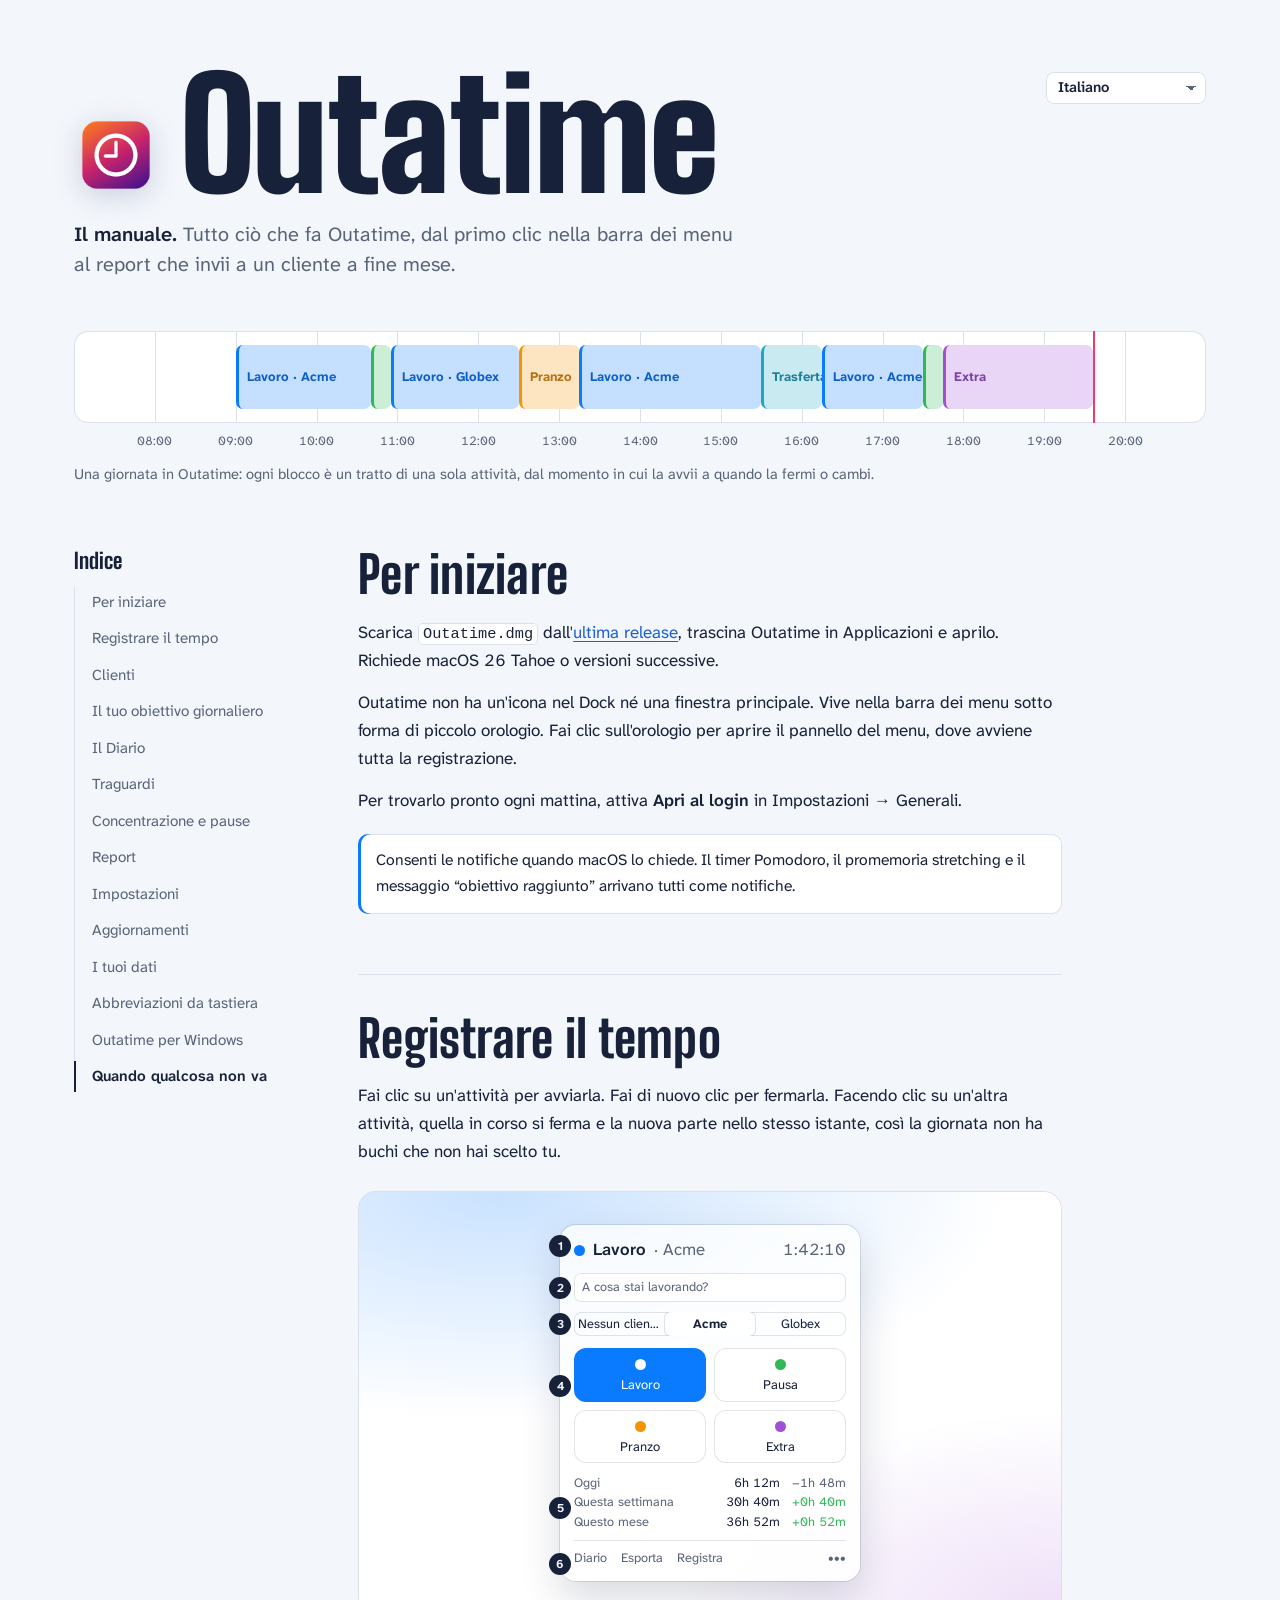
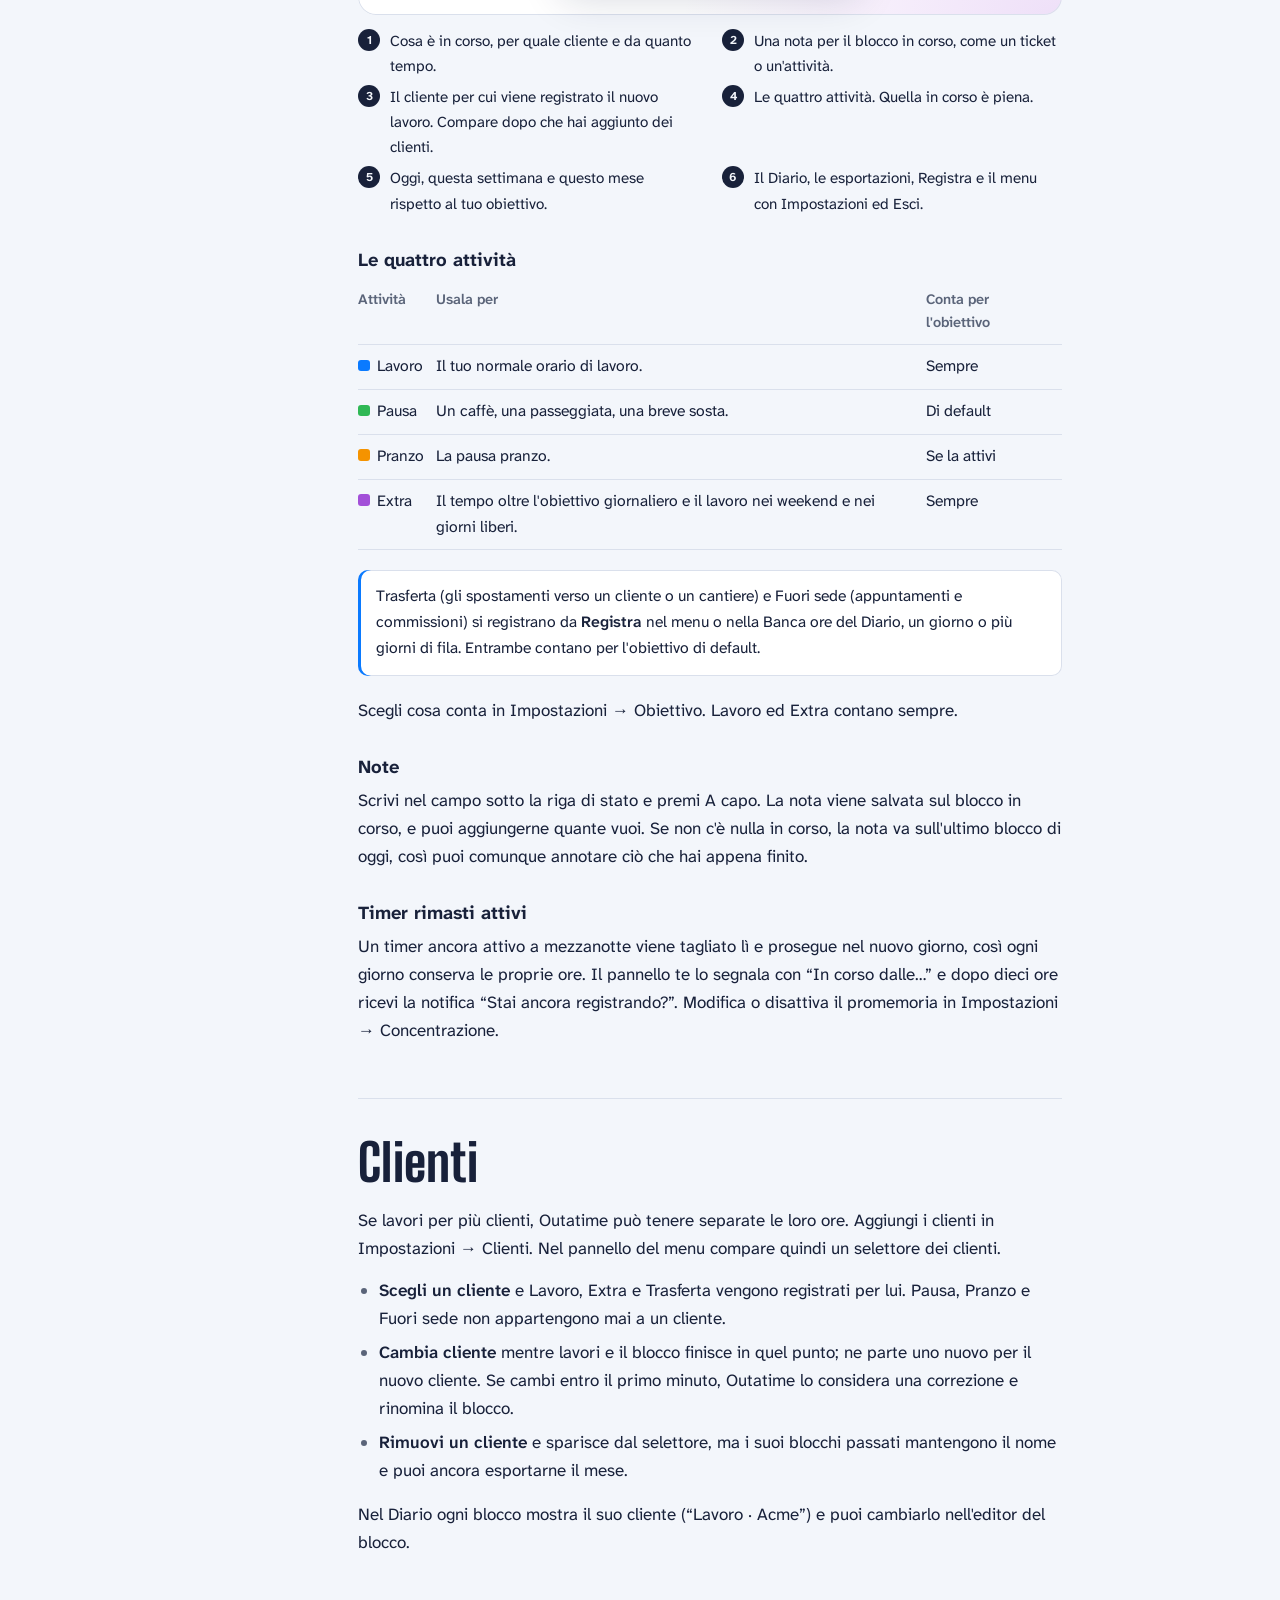
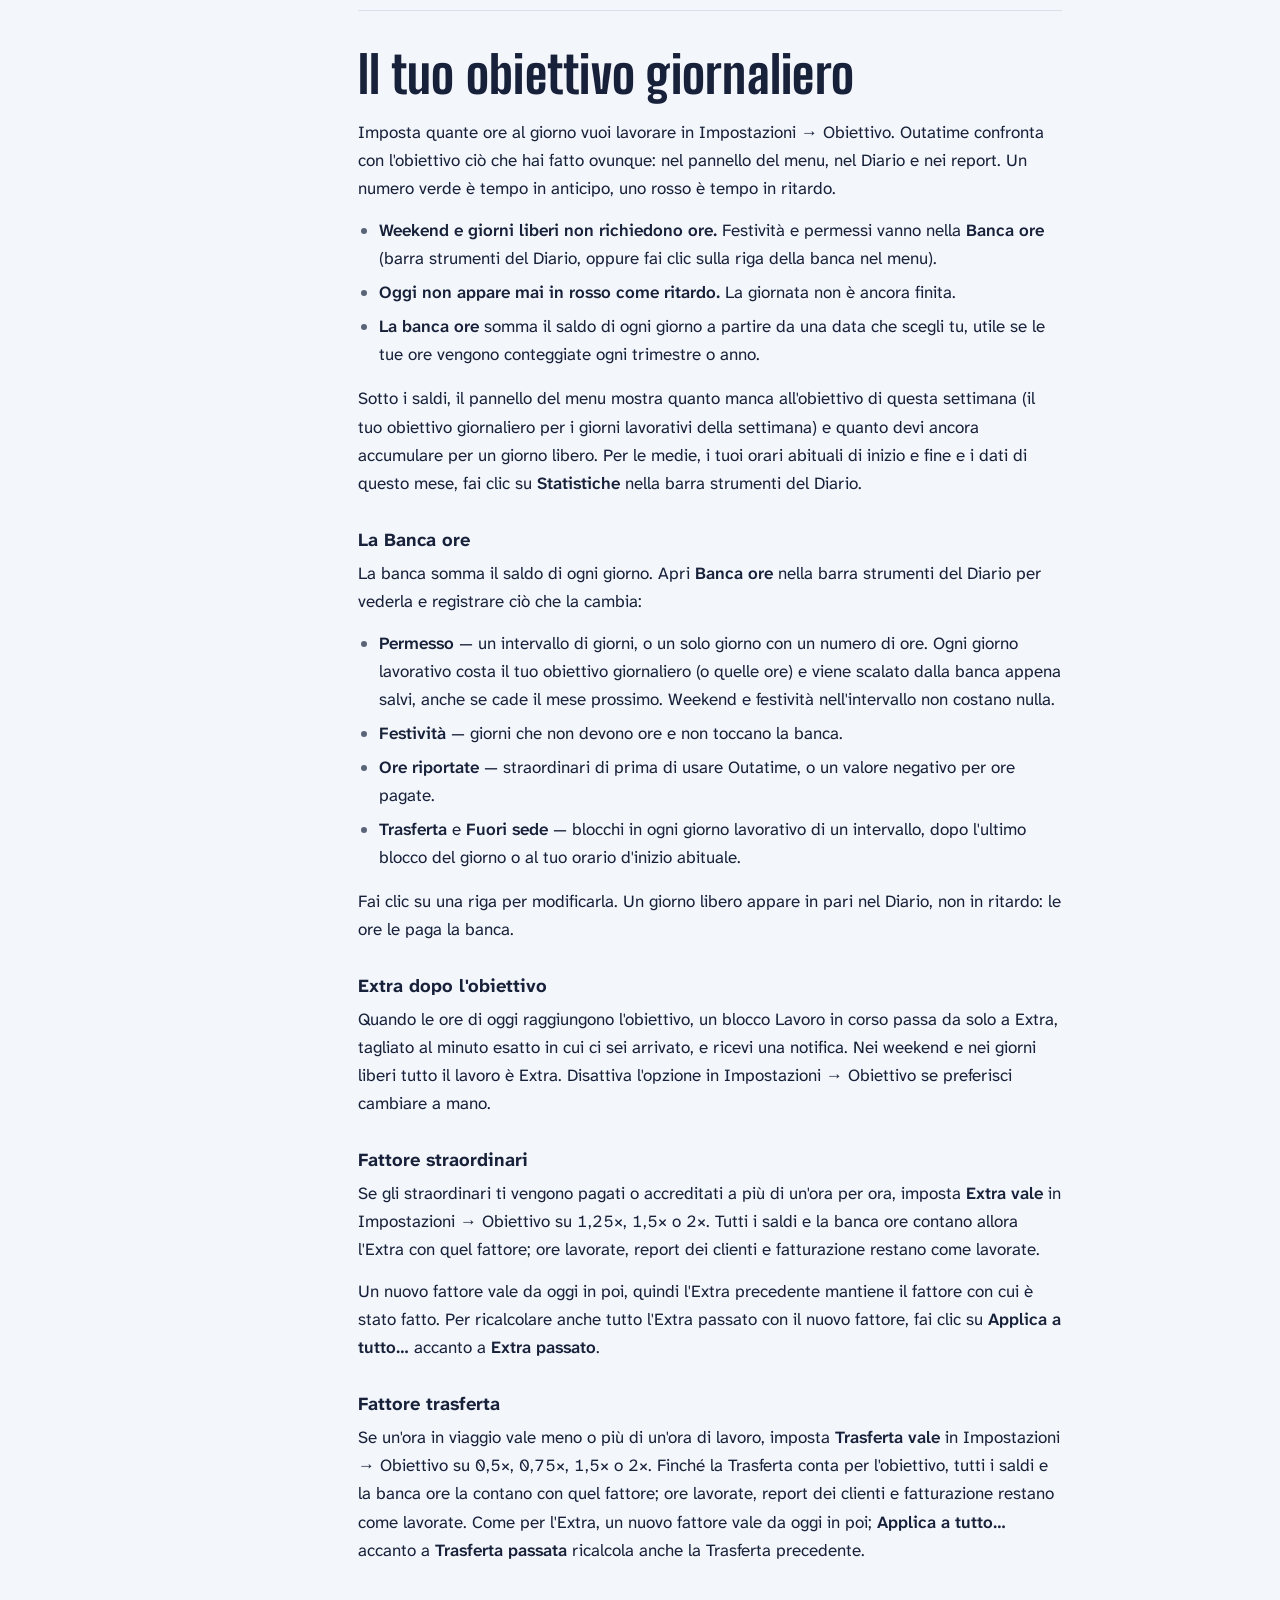
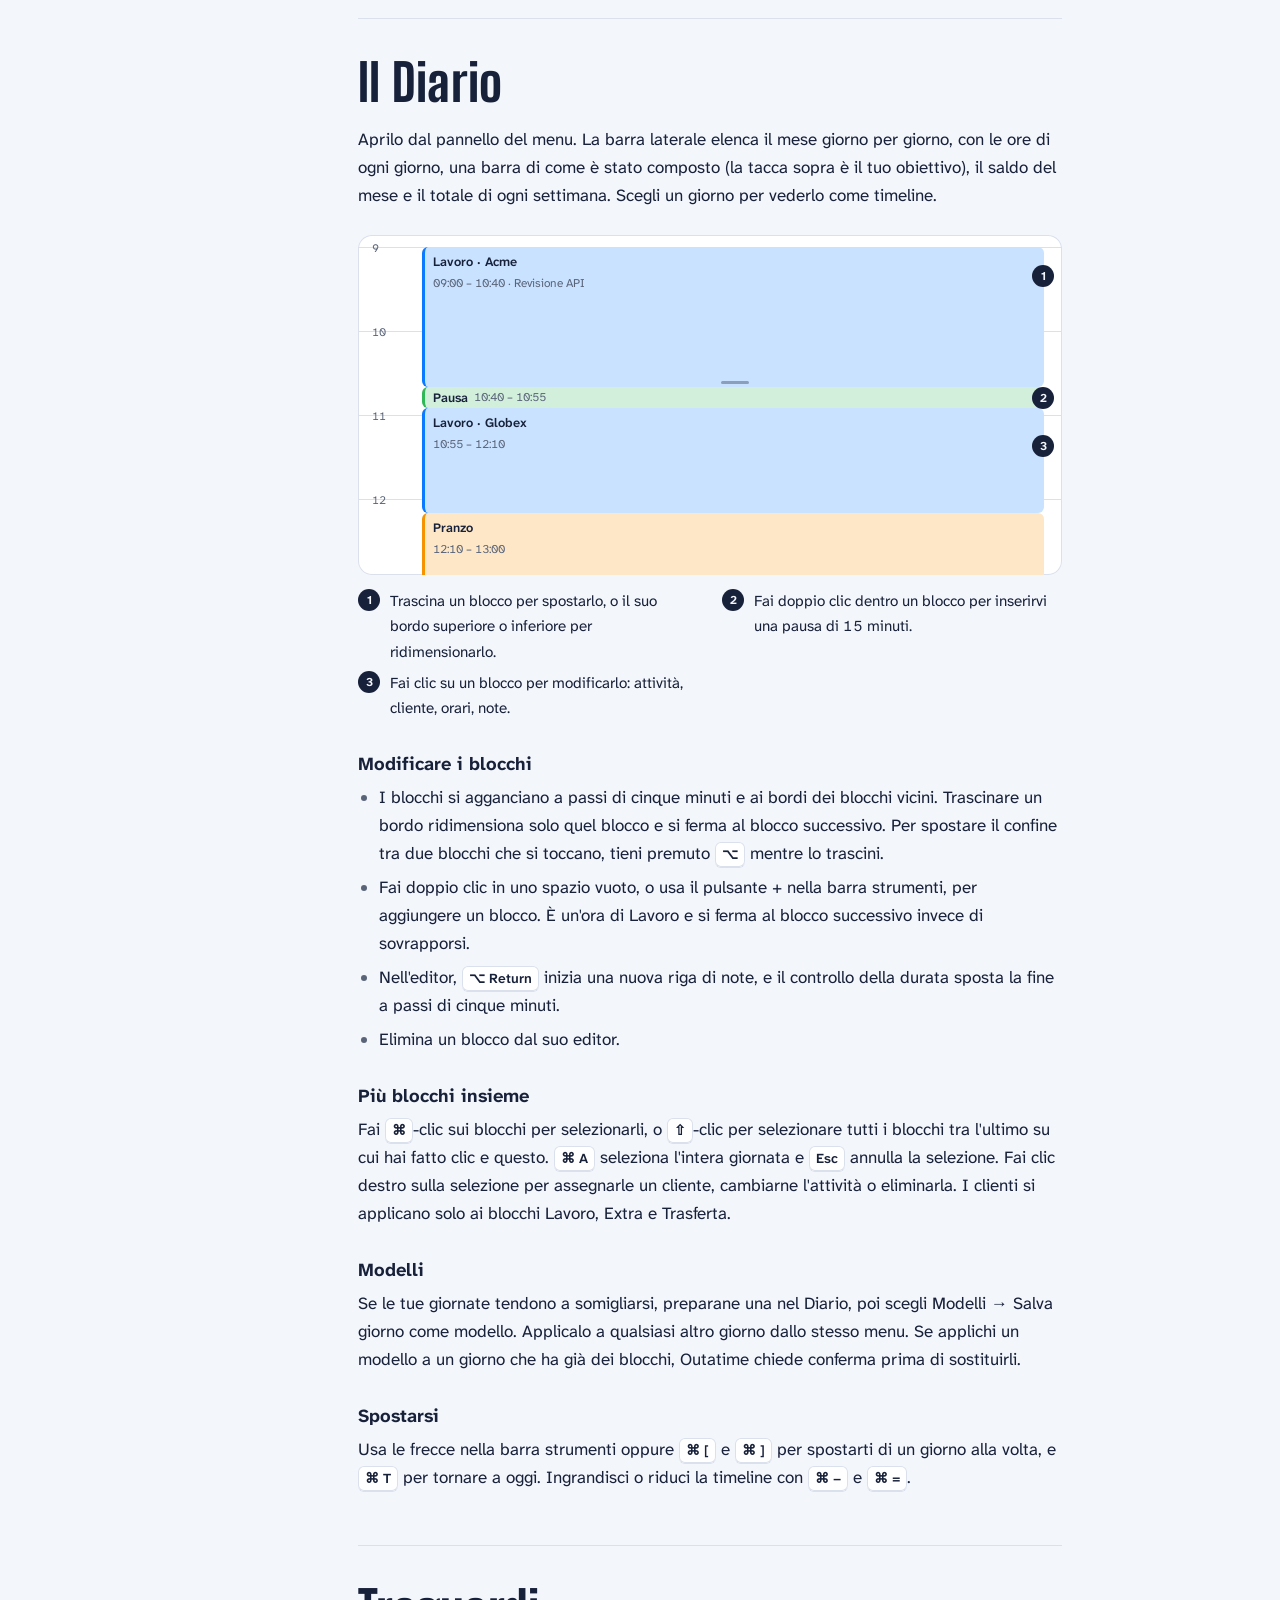
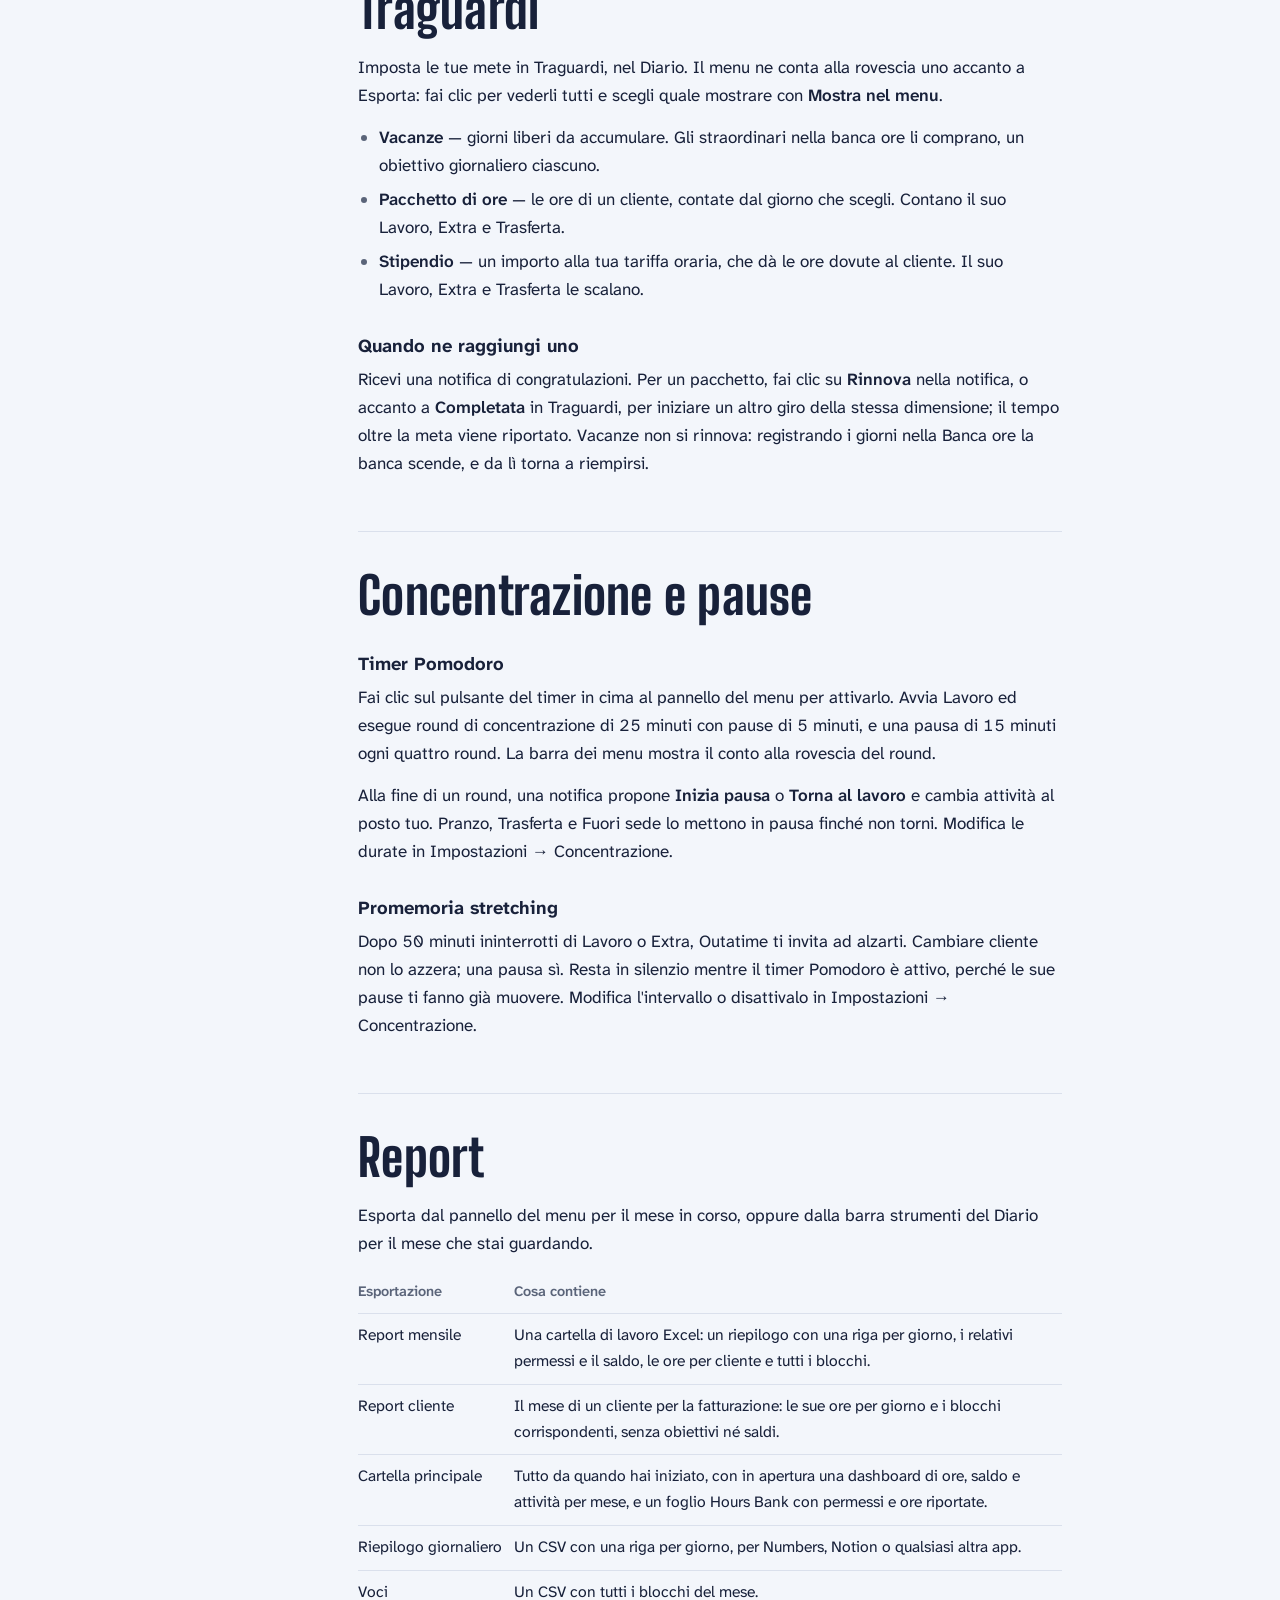
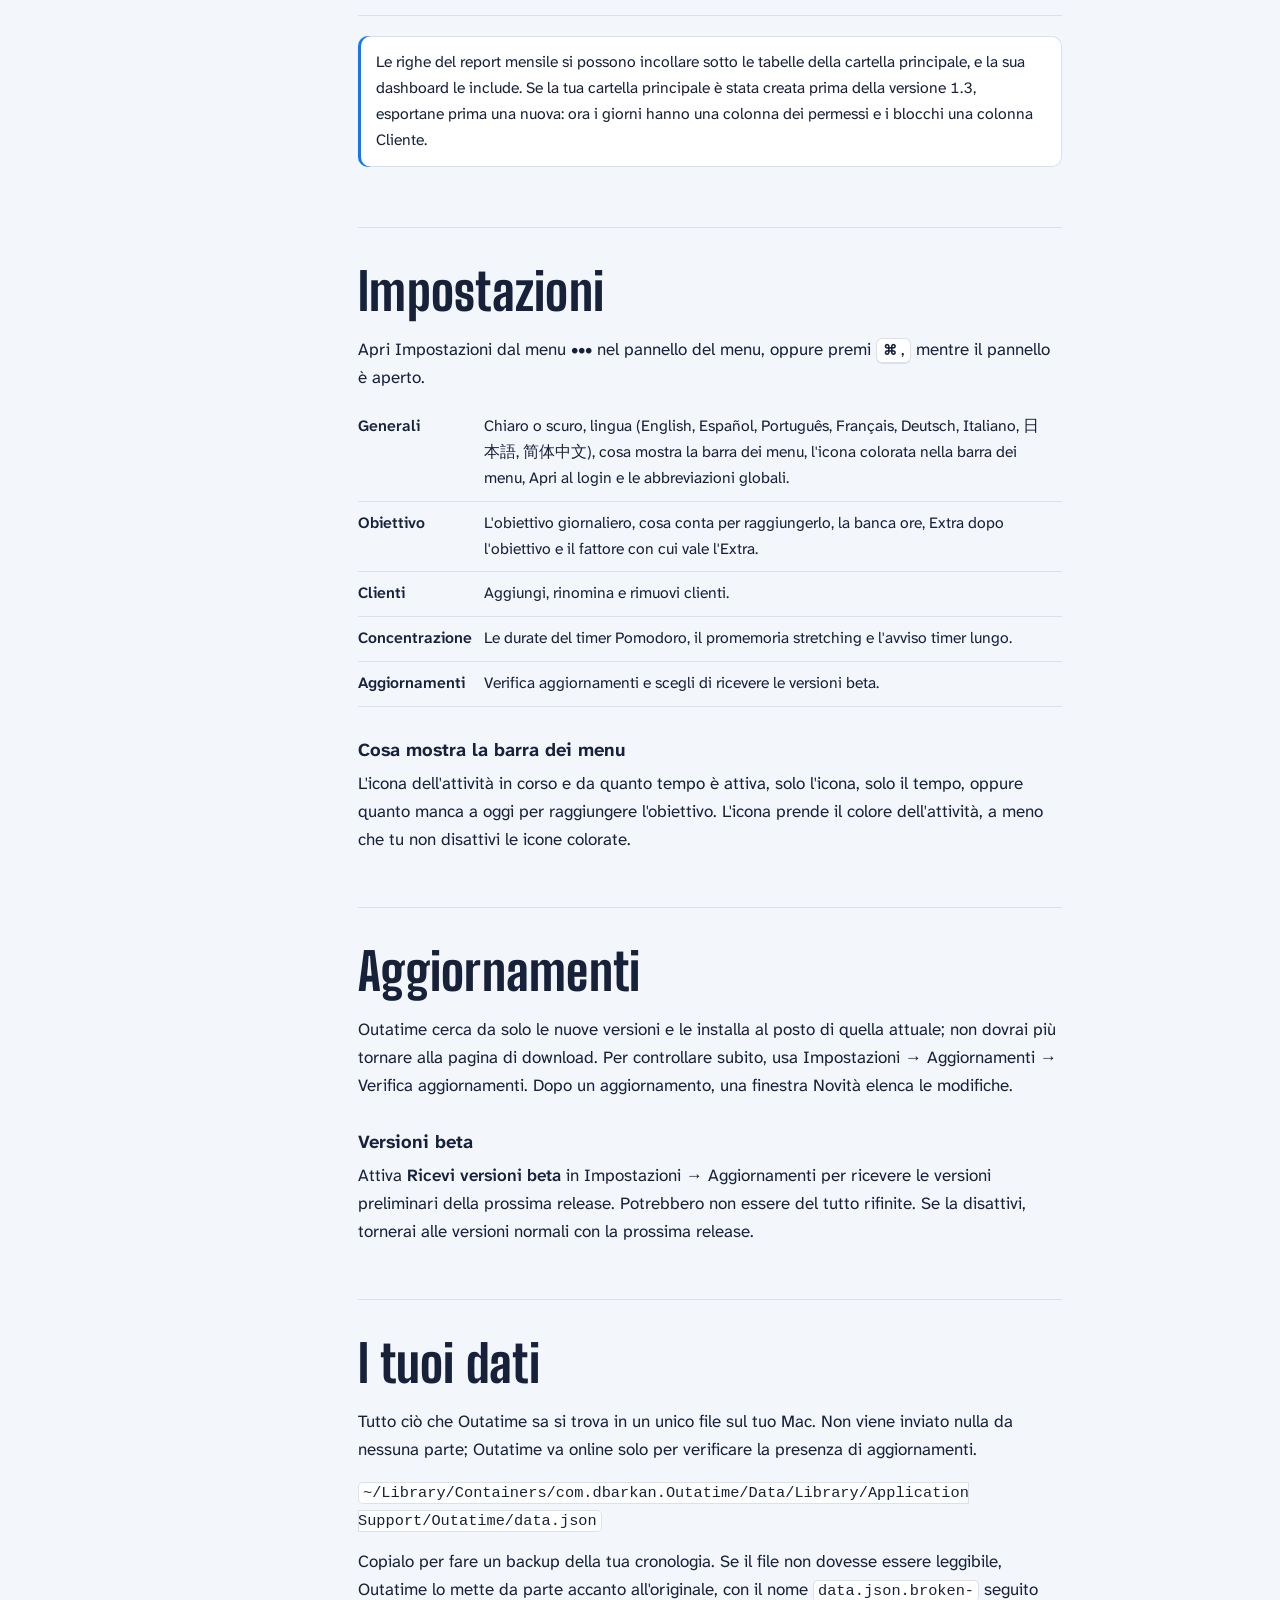
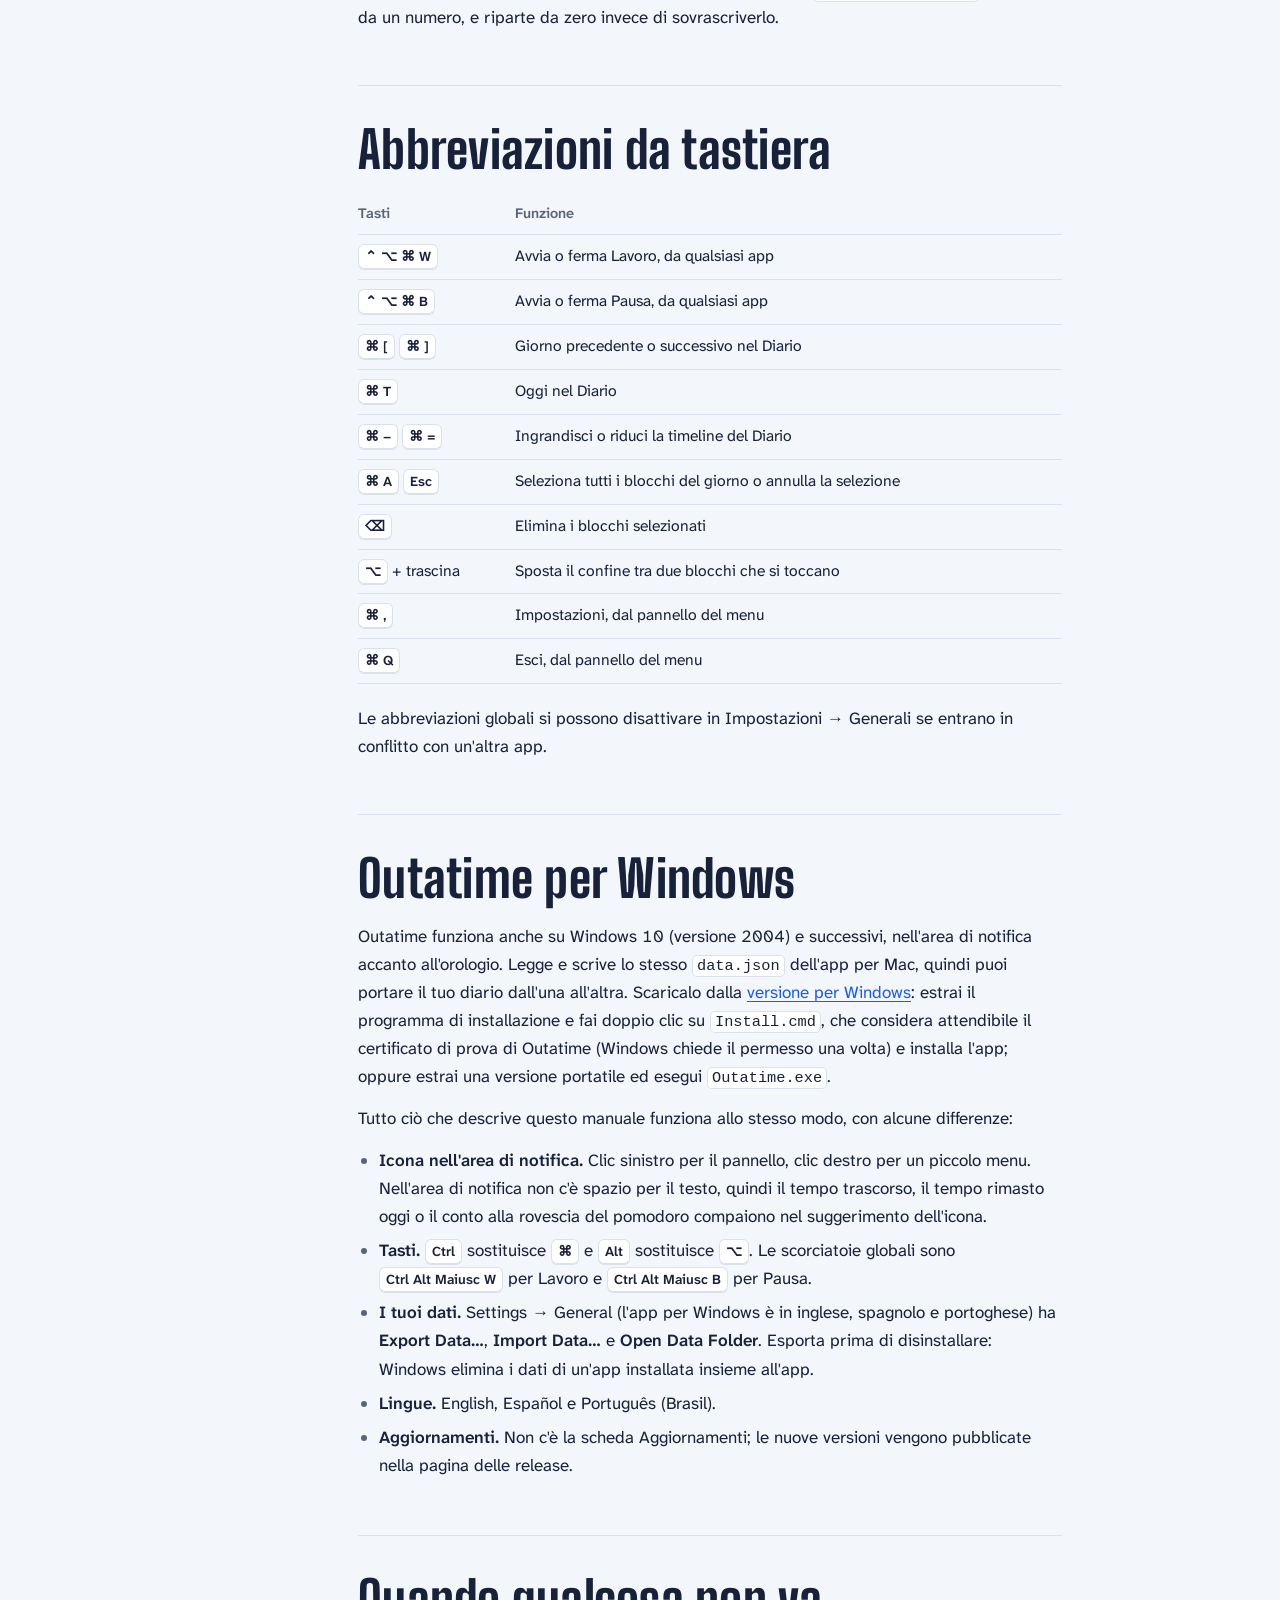
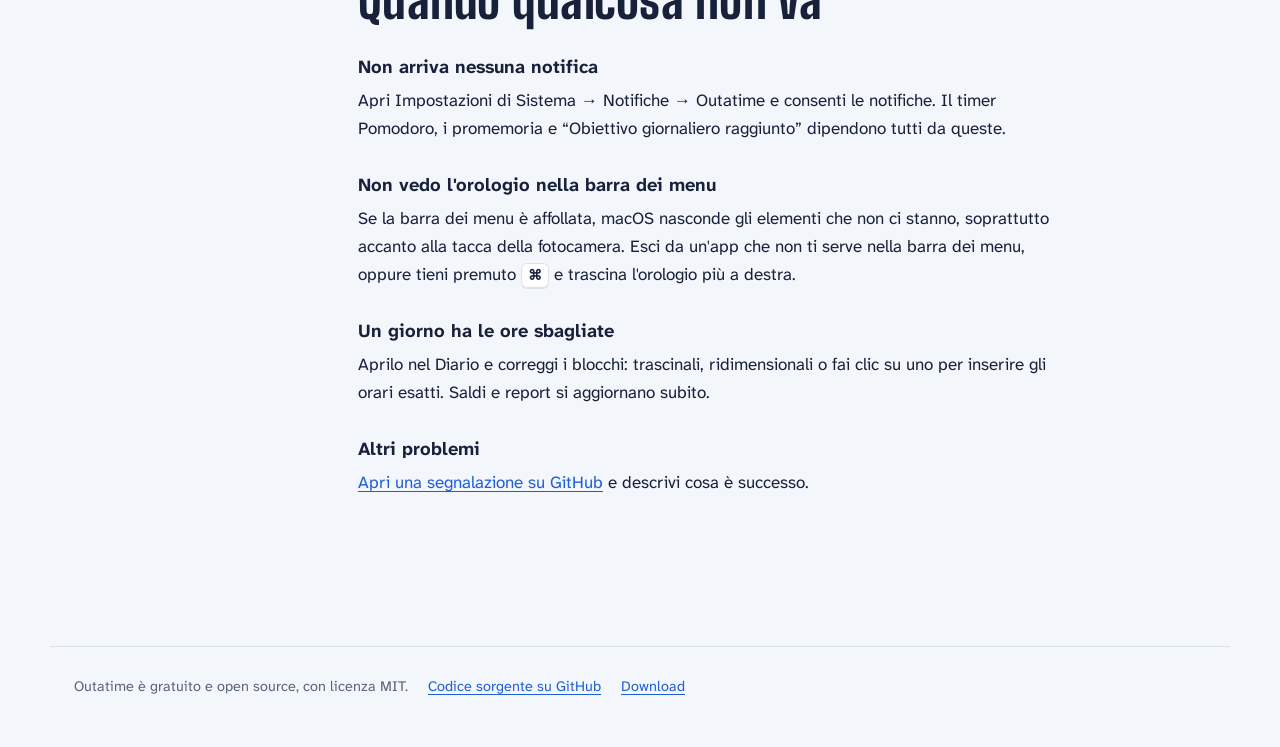
<file: docs/manual/it/index.html>
<!doctype html>
<html lang="it">
<head>
<meta charset="utf-8">
<meta name="viewport" content="width=device-width, initial-scale=1">
<title>Manuale di Outatime</title>
<meta name="description" content="Come registrare la tua giornata con Outatime, il time tracker per la barra dei menu di macOS.">
<link rel="icon" href="../icon.png">
<link rel="preconnect" href="https://fonts.googleapis.com">
<link rel="preconnect" href="https://fonts.gstatic.com" crossorigin>
<link href="https://fonts.googleapis.com/css2?family=Atkinson+Hyperlegible+Next:ital,wght@0,400;0,600;0,700;1,400&family=Big+Shoulders+Display:wght@600;800;900&display=swap" rel="stylesheet">
<link rel="stylesheet" href="../manual.css">
<link rel="alternate" hreflang="en" href="https://mrbarkan.github.io/Outatime/manual/">
<link rel="alternate" hreflang="es" href="https://mrbarkan.github.io/Outatime/manual/es/">
<link rel="alternate" hreflang="pt-BR" href="https://mrbarkan.github.io/Outatime/manual/pt-BR/">
<link rel="alternate" hreflang="fr" href="https://mrbarkan.github.io/Outatime/manual/fr/">
<link rel="alternate" hreflang="de" href="https://mrbarkan.github.io/Outatime/manual/de/">
<link rel="alternate" hreflang="it" href="https://mrbarkan.github.io/Outatime/manual/it/">
<link rel="alternate" hreflang="ja" href="https://mrbarkan.github.io/Outatime/manual/ja/">
<link rel="alternate" hreflang="zh-Hans" href="https://mrbarkan.github.io/Outatime/manual/zh-Hans/">
<link rel="alternate" hreflang="x-default" href="https://mrbarkan.github.io/Outatime/manual/">
<script src="../manual.js"></script>
</head>
<body>

<header class="hero">
  <div class="hero-top">
    <img src="../icon.png" alt="" width="84" height="84">
    <h1>Outatime</h1>
    <select class="lang" aria-label="Lingua"></select>
  </div>
  <p class="lede"><strong>Il manuale.</strong> Tutto ciò che fa Outatime, dal primo clic nella barra dei menu al report che invii a un cliente a fine mese.</p>

  <figure class="ribbon" aria-label="Una giornata tipo: lavoro dalle nove, una pausa caffè, pranzo alle dodici e mezza, altro lavoro, poi ore extra la sera.">
    <div class="ribbon-track" id="ribbon" data-labels='{"work": "Lavoro", "lunch": "Pranzo", "travel": "Trasferta", "extra": "Extra"}'></div>
    <div class="ribbon-scale" id="scale" aria-hidden="true"></div>
    <figcaption class="ribbon-caption">Una giornata in Outatime: ogni blocco è un tratto di una sola attività, dal momento in cui la avvii a quando la fermi o cambi.</figcaption>
  </figure>
</header>

<div class="page">
  <nav class="toc" aria-label="Indice">
    <p>Indice</p>
    <ol id="toc"></ol>
  </nav>

  <main>
    <details class="toc-mobile"><summary>Indice</summary><ol id="toc-mobile"></ol><select class="lang" aria-label="Lingua"></select></details>

    <section id="start">
      <h2>Per iniziare</h2>
      <p>Scarica <code>Outatime.dmg</code> dall'<a href="https://github.com/mrbarkan/Outatime/releases/latest">ultima release</a>, trascina Outatime in Applicazioni e aprilo. Richiede macOS 26 Tahoe o versioni successive.</p>
      <p>Outatime non ha un'icona nel Dock né una finestra principale. Vive nella barra dei menu sotto forma di piccolo orologio. Fai clic sull'orologio per aprire il pannello del menu, dove avviene tutta la registrazione.</p>
      <p>Per trovarlo pronto ogni mattina, attiva <strong>Apri al login</strong> in Impostazioni → Generali.</p>
      <div class="note"><p>Consenti le notifiche quando macOS lo chiede. Il timer Pomodoro, il promemoria stretching e il messaggio “obiettivo raggiunto” arrivano tutti come notifiche.</p></div>
    </section>

    <section id="tracking">
      <h2>Registrare il tempo</h2>
      <p>Fai clic su un'attività per avviarla. Fai di nuovo clic per fermarla. Facendo clic su un'altra attività, quella in corso si ferma e la nuova parte nello stesso istante, così la giornata non ha buchi che non hai scelto tu.</p>

      <figure>
        <div class="panel-wrap">
          <div class="panel" aria-hidden="true">
            <span class="pin" data-n="1" style="left:-11px;top:10px"></span>
            <div class="row status"><i class="dot" style="--c:var(--work)"></i> Lavoro <small>· Acme</small><span class="t">1:42:10</span></div>
            <span class="pin" data-n="2" style="left:-11px;top:52px"></span>
            <div class="field">A cosa stai lavorando?</div>
            <span class="pin" data-n="3" style="left:-11px;top:88px"></span>
            <div class="seg"><span>Nessun cliente</span><span class="on">Acme</span><span>Globex</span></div>
            <span class="pin" data-n="4" style="left:-11px;top:150px"></span>
            <div class="tiles">
              <div class="tile on" style="--c:var(--work)"><i></i>Lavoro</div>
              <div class="tile" style="--c:var(--break)"><i></i>Pausa</div>
              <div class="tile" style="--c:var(--lunch)"><i></i>Pranzo</div>
              <div class="tile" style="--c:var(--extra)"><i></i>Extra</div>
            </div>
            <span class="pin" data-n="5" style="left:-11px;bottom:62px"></span>
            <div class="totals">
              <span>Oggi</span><b>6h 12m</b><span class="today">−1h 48m</span>
              <span>Questa settimana</span><b>30h 40m</b><span class="plus">+0h 40m</span>
              <span>Questo mese</span><b>36h 52m</b><span class="plus">+0h 52m</span>
            </div>
            <span class="pin" data-n="6" style="left:-11px;bottom:6px"></span>
            <div class="foot"><span>Diario</span><span>Esporta</span><span>Registra</span><span>•••</span></div>
          </div>
        </div>
        <ol class="callouts">
          <li>Cosa è in corso, per quale cliente e da quanto tempo.</li>
          <li>Una nota per il blocco in corso, come un ticket o un'attività.</li>
          <li>Il cliente per cui viene registrato il nuovo lavoro. Compare dopo che hai aggiunto dei clienti.</li>
          <li>Le quattro attività. Quella in corso è piena.</li>
          <li>Oggi, questa settimana e questo mese rispetto al tuo obiettivo.</li>
          <li>Il Diario, le esportazioni, Registra e il menu con Impostazioni ed Esci.</li>
        </ol>
      </figure>

      <h3>Le quattro attività</h3>
      <table>
        <thead><tr><th>Attività</th><th>Usala per</th><th>Conta per l'obiettivo</th></tr></thead>
        <tbody>
          <tr><td><span class="swatch" style="--c:var(--work)"></span>Lavoro</td><td>Il tuo normale orario di lavoro.</td><td>Sempre</td></tr>
          <tr><td><span class="swatch" style="--c:var(--break)"></span>Pausa</td><td>Un caffè, una passeggiata, una breve sosta.</td><td>Di default</td></tr>
          <tr><td><span class="swatch" style="--c:var(--lunch)"></span>Pranzo</td><td>La pausa pranzo.</td><td>Se la attivi</td></tr>
          <tr><td><span class="swatch" style="--c:var(--extra)"></span>Extra</td><td>Il tempo oltre l'obiettivo giornaliero e il lavoro nei weekend e nei giorni liberi.</td><td>Sempre</td></tr>
        </tbody>
      </table>
      <div class="note"><p>Trasferta (gli spostamenti verso un cliente o un cantiere) e Fuori sede (appuntamenti e commissioni) si registrano da <strong>Registra</strong> nel menu o nella Banca ore del Diario, un giorno o più giorni di fila. Entrambe contano per l'obiettivo di default.</p></div>
      <p>Scegli cosa conta in Impostazioni → Obiettivo. Lavoro ed Extra contano sempre.</p>

      <h3>Note</h3>
      <p>Scrivi nel campo sotto la riga di stato e premi A capo. La nota viene salvata sul blocco in corso, e puoi aggiungerne quante vuoi. Se non c'è nulla in corso, la nota va sull'ultimo blocco di oggi, così puoi comunque annotare ciò che hai appena finito.</p>

      <h3>Timer rimasti attivi</h3>
      <p>Un timer ancora attivo a mezzanotte viene tagliato lì e prosegue nel nuovo giorno, così ogni giorno conserva le proprie ore. Il pannello te lo segnala con “In corso dalle…” e dopo dieci ore ricevi la notifica “Stai ancora registrando?”. Modifica o disattiva il promemoria in Impostazioni → Concentrazione.</p>
    </section>

    <section id="clients">
      <h2>Clienti</h2>
      <p>Se lavori per più clienti, Outatime può tenere separate le loro ore. Aggiungi i clienti in Impostazioni → Clienti. Nel pannello del menu compare quindi un selettore dei clienti.</p>
      <ul>
        <li><strong>Scegli un cliente</strong> e Lavoro, Extra e Trasferta vengono registrati per lui. Pausa, Pranzo e Fuori sede non appartengono mai a un cliente.</li>
        <li><strong>Cambia cliente</strong> mentre lavori e il blocco finisce in quel punto; ne parte uno nuovo per il nuovo cliente. Se cambi entro il primo minuto, Outatime lo considera una correzione e rinomina il blocco.</li>
        <li><strong>Rimuovi un cliente</strong> e sparisce dal selettore, ma i suoi blocchi passati mantengono il nome e puoi ancora esportarne il mese.</li>
      </ul>
      <p>Nel Diario ogni blocco mostra il suo cliente (“Lavoro · Acme”) e puoi cambiarlo nell'editor del blocco.</p>
    </section>

    <section id="target">
      <h2>Il tuo obiettivo giornaliero</h2>
      <p>Imposta quante ore al giorno vuoi lavorare in Impostazioni → Obiettivo. Outatime confronta con l'obiettivo ciò che hai fatto ovunque: nel pannello del menu, nel Diario e nei report. Un numero verde è tempo in anticipo, uno rosso è tempo in ritardo.</p>
      <ul>
        <li><strong>Weekend e giorni liberi non richiedono ore.</strong> Festività e permessi vanno nella <strong>Banca ore</strong> (barra strumenti del Diario, oppure fai clic sulla riga della banca nel menu).</li>
        <li><strong>Oggi non appare mai in rosso come ritardo.</strong> La giornata non è ancora finita.</li>
        <li><strong>La banca ore</strong> somma il saldo di ogni giorno a partire da una data che scegli tu, utile se le tue ore vengono conteggiate ogni trimestre o anno.</li>
      </ul>
      <p>Sotto i saldi, il pannello del menu mostra quanto manca all'obiettivo di questa settimana (il tuo obiettivo giornaliero per i giorni lavorativi della settimana) e quanto devi ancora accumulare per un giorno libero. Per le medie, i tuoi orari abituali di inizio e fine e i dati di questo mese, fai clic su <strong>Statistiche</strong> nella barra strumenti del Diario.</p>
      <h3>La Banca ore</h3>
      <p>La banca somma il saldo di ogni giorno. Apri <strong>Banca ore</strong> nella barra strumenti del Diario per vederla e registrare ciò che la cambia:</p>
      <ul>
        <li><strong>Permesso</strong> — un intervallo di giorni, o un solo giorno con un numero di ore. Ogni giorno lavorativo costa il tuo obiettivo giornaliero (o quelle ore) e viene scalato dalla banca appena salvi, anche se cade il mese prossimo. Weekend e festività nell'intervallo non costano nulla.</li>
        <li><strong>Festività</strong> — giorni che non devono ore e non toccano la banca.</li>
        <li><strong>Ore riportate</strong> — straordinari di prima di usare Outatime, o un valore negativo per ore pagate.</li>
        <li><strong>Trasferta</strong> e <strong>Fuori sede</strong> — blocchi in ogni giorno lavorativo di un intervallo, dopo l'ultimo blocco del giorno o al tuo orario d'inizio abituale.</li>
      </ul>
      <p>Fai clic su una riga per modificarla. Un giorno libero appare in pari nel Diario, non in ritardo: le ore le paga la banca.</p>
      <h3>Extra dopo l'obiettivo</h3>
      <p>Quando le ore di oggi raggiungono l'obiettivo, un blocco Lavoro in corso passa da solo a Extra, tagliato al minuto esatto in cui ci sei arrivato, e ricevi una notifica. Nei weekend e nei giorni liberi tutto il lavoro è Extra. Disattiva l'opzione in Impostazioni → Obiettivo se preferisci cambiare a mano.</p>
      <h3>Fattore straordinari</h3>
      <p>Se gli straordinari ti vengono pagati o accreditati a più di un'ora per ora, imposta <strong>Extra vale</strong> in Impostazioni → Obiettivo su 1,25×, 1,5× o 2×. Tutti i saldi e la banca ore contano allora l'Extra con quel fattore; ore lavorate, report dei clienti e fatturazione restano come lavorate.</p>
      <p>Un nuovo fattore vale da oggi in poi, quindi l'Extra precedente mantiene il fattore con cui è stato fatto. Per ricalcolare anche tutto l'Extra passato con il nuovo fattore, fai clic su <strong>Applica a tutto…</strong> accanto a <strong>Extra passato</strong>.</p>
      <h3>Fattore trasferta</h3>
      <p>Se un'ora in viaggio vale meno o più di un'ora di lavoro, imposta <strong>Trasferta vale</strong> in Impostazioni → Obiettivo su 0,5×, 0,75×, 1,5× o 2×. Finché la Trasferta conta per l'obiettivo, tutti i saldi e la banca ore la contano con quel fattore; ore lavorate, report dei clienti e fatturazione restano come lavorate. Come per l'Extra, un nuovo fattore vale da oggi in poi; <strong>Applica a tutto…</strong> accanto a <strong>Trasferta passata</strong> ricalcola anche la Trasferta precedente.</p>
    </section>

    <section id="logbook">
      <h2>Il Diario</h2>
      <p>Aprilo dal pannello del menu. La barra laterale elenca il mese giorno per giorno, con le ore di ogni giorno, una barra di come è stato composto (la tacca sopra è il tuo obiettivo), il saldo del mese e il totale di ogni settimana. Scegli un giorno per vederlo come timeline.</p>

      <figure>
        <div class="day" aria-hidden="true">
          <div class="h" style="top:12px"><span>9</span></div>
          <div class="h" style="top:96px"><span>10</span></div>
          <div class="h" style="top:180px"><span>11</span></div>
          <div class="h" style="top:264px"><span>12</span></div>
          <div class="b" style="--c:var(--work);top:12px;height:140px"><strong>Lavoro · Acme</strong><small>09:00 – 10:40 · Revisione API</small><span class="grip" style="bottom:3px"></span></div>
          <span class="pin" data-n="1" style="right:8px;top:30px"></span>
          <div class="b short" style="--c:var(--break);top:152px;height:21px"><strong>Pausa</strong><small>10:40 – 10:55</small></div>
          <span class="pin" data-n="2" style="right:8px;top:152px"></span>
          <div class="b" style="--c:var(--work);top:173px;height:105px"><strong>Lavoro · Globex</strong><small>10:55 – 12:10</small></div>
          <span class="pin" data-n="3" style="right:8px;top:200px"></span>
          <div class="b" style="--c:var(--lunch);top:278px;height:80px"><strong>Pranzo</strong><small>12:10 – 13:00</small></div>
        </div>
        <ol class="callouts">
          <li>Trascina un blocco per spostarlo, o il suo bordo superiore o inferiore per ridimensionarlo.</li>
          <li>Fai doppio clic dentro un blocco per inserirvi una pausa di 15 minuti.</li>
          <li>Fai clic su un blocco per modificarlo: attività, cliente, orari, note.</li>
        </ol>
      </figure>

      <h3>Modificare i blocchi</h3>
      <ul>
        <li>I blocchi si agganciano a passi di cinque minuti e ai bordi dei blocchi vicini. Trascinare un bordo ridimensiona solo quel blocco e si ferma al blocco successivo. Per spostare il confine tra due blocchi che si toccano, tieni premuto <kbd>⌥</kbd> mentre lo trascini.</li>
        <li>Fai doppio clic in uno spazio vuoto, o usa il pulsante + nella barra strumenti, per aggiungere un blocco. È un'ora di Lavoro e si ferma al blocco successivo invece di sovrapporsi.</li>
        <li>Nell'editor, <kbd>⌥ Return</kbd> inizia una nuova riga di note, e il controllo della durata sposta la fine a passi di cinque minuti.</li>
        <li>Elimina un blocco dal suo editor.</li>
      </ul>

      <h3>Più blocchi insieme</h3>
      <p>Fai <kbd>⌘</kbd>-clic sui blocchi per selezionarli, o <kbd>⇧</kbd>-clic per selezionare tutti i blocchi tra l'ultimo su cui hai fatto clic e questo. <kbd>⌘ A</kbd> seleziona l'intera giornata e <kbd>Esc</kbd> annulla la selezione. Fai clic destro sulla selezione per assegnarle un cliente, cambiarne l'attività o eliminarla. I clienti si applicano solo ai blocchi Lavoro, Extra e Trasferta.</p>

      <h3>Modelli</h3>
      <p>Se le tue giornate tendono a somigliarsi, preparane una nel Diario, poi scegli Modelli → Salva giorno come modello. Applicalo a qualsiasi altro giorno dallo stesso menu. Se applichi un modello a un giorno che ha già dei blocchi, Outatime chiede conferma prima di sostituirli.</p>

      <h3>Spostarsi</h3>
      <p>Usa le frecce nella barra strumenti oppure <kbd>⌘ [</kbd> e <kbd>⌘ ]</kbd> per spostarti di un giorno alla volta, e <kbd>⌘ T</kbd> per tornare a oggi. Ingrandisci o riduci la timeline con <kbd>⌘ −</kbd> e <kbd>⌘ =</kbd>.</p>
    </section>

    <section id="objectives">
      <h2>Traguardi</h2>
      <p>Imposta le tue mete in Traguardi, nel Diario. Il menu ne conta alla rovescia uno accanto a Esporta: fai clic per vederli tutti e scegli quale mostrare con <strong>Mostra nel menu</strong>.</p>
      <ul>
        <li><strong>Vacanze</strong> — giorni liberi da accumulare. Gli straordinari nella banca ore li comprano, un obiettivo giornaliero ciascuno.</li>
        <li><strong>Pacchetto di ore</strong> — le ore di un cliente, contate dal giorno che scegli. Contano il suo Lavoro, Extra e Trasferta.</li>
        <li><strong>Stipendio</strong> — un importo alla tua tariffa oraria, che dà le ore dovute al cliente. Il suo Lavoro, Extra e Trasferta le scalano.</li>
      </ul>
      <h3>Quando ne raggiungi uno</h3>
      <p>Ricevi una notifica di congratulazioni. Per un pacchetto, fai clic su <strong>Rinnova</strong> nella notifica, o accanto a <strong>Completata</strong> in Traguardi, per iniziare un altro giro della stessa dimensione; il tempo oltre la meta viene riportato. Vacanze non si rinnova: registrando i giorni nella Banca ore la banca scende, e da lì torna a riempirsi.</p>
    </section>

    <section id="focus">
      <h2>Concentrazione e pause</h2>
      <h3>Timer Pomodoro</h3>
      <p>Fai clic sul pulsante del timer in cima al pannello del menu per attivarlo. Avvia Lavoro ed esegue round di concentrazione di 25 minuti con pause di 5 minuti, e una pausa di 15 minuti ogni quattro round. La barra dei menu mostra il conto alla rovescia del round.</p>
      <p>Alla fine di un round, una notifica propone <strong>Inizia pausa</strong> o <strong>Torna al lavoro</strong> e cambia attività al posto tuo. Pranzo, Trasferta e Fuori sede lo mettono in pausa finché non torni. Modifica le durate in Impostazioni → Concentrazione.</p>
      <h3>Promemoria stretching</h3>
      <p>Dopo 50 minuti ininterrotti di Lavoro o Extra, Outatime ti invita ad alzarti. Cambiare cliente non lo azzera; una pausa sì. Resta in silenzio mentre il timer Pomodoro è attivo, perché le sue pause ti fanno già muovere. Modifica l'intervallo o disattivalo in Impostazioni → Concentrazione.</p>
    </section>

    <section id="reports">
      <h2>Report</h2>
      <p>Esporta dal pannello del menu per il mese in corso, oppure dalla barra strumenti del Diario per il mese che stai guardando.</p>
      <table>
        <thead><tr><th>Esportazione</th><th>Cosa contiene</th></tr></thead>
        <tbody>
          <tr><td>Report mensile</td><td>Una cartella di lavoro Excel: un riepilogo con una riga per giorno, i relativi permessi e il saldo, le ore per cliente e tutti i blocchi.</td></tr>
          <tr><td>Report cliente</td><td>Il mese di un cliente per la fatturazione: le sue ore per giorno e i blocchi corrispondenti, senza obiettivi né saldi.</td></tr>
          <tr><td>Cartella principale</td><td>Tutto da quando hai iniziato, con in apertura una dashboard di ore, saldo e attività per mese, e un foglio Hours Bank con permessi e ore riportate.</td></tr>
          <tr><td>Riepilogo giornaliero</td><td>Un CSV con una riga per giorno, per Numbers, Notion o qualsiasi altra app.</td></tr>
          <tr><td>Voci</td><td>Un CSV con tutti i blocchi del mese.</td></tr>
        </tbody>
      </table>
      <div class="note"><p>Le righe del report mensile si possono incollare sotto le tabelle della cartella principale, e la sua dashboard le include. Se la tua cartella principale è stata creata prima della versione 1.3, esportane prima una nuova: ora i giorni hanno una colonna dei permessi e i blocchi una colonna Cliente.</p></div>
    </section>

    <section id="settings">
      <h2>Impostazioni</h2>
      <p>Apri Impostazioni dal menu ••• nel pannello del menu, oppure premi <kbd>⌘ ,</kbd> mentre il pannello è aperto.</p>
      <table>
        <tbody>
          <tr><td><strong>Generali</strong></td><td>Chiaro o scuro, lingua (English, Español, Português, Français, Deutsch, Italiano, 日本語, 简体中文), cosa mostra la barra dei menu, l'icona colorata nella barra dei menu, Apri al login e le abbreviazioni globali.</td></tr>
          <tr><td><strong>Obiettivo</strong></td><td>L'obiettivo giornaliero, cosa conta per raggiungerlo, la banca ore, Extra dopo l'obiettivo e il fattore con cui vale l'Extra.</td></tr>
          <tr><td><strong>Clienti</strong></td><td>Aggiungi, rinomina e rimuovi clienti.</td></tr>
          <tr><td><strong>Concentrazione</strong></td><td>Le durate del timer Pomodoro, il promemoria stretching e l'avviso timer lungo.</td></tr>
          <tr><td><strong>Aggiornamenti</strong></td><td>Verifica aggiornamenti e scegli di ricevere le versioni beta.</td></tr>
        </tbody>
      </table>
      <h3>Cosa mostra la barra dei menu</h3>
      <p>L'icona dell'attività in corso e da quanto tempo è attiva, solo l'icona, solo il tempo, oppure quanto manca a oggi per raggiungere l'obiettivo. L'icona prende il colore dell'attività, a meno che tu non disattivi le icone colorate.</p>
    </section>

    <section id="updates">
      <h2>Aggiornamenti</h2>
      <p>Outatime cerca da solo le nuove versioni e le installa al posto di quella attuale; non dovrai più tornare alla pagina di download. Per controllare subito, usa Impostazioni → Aggiornamenti → Verifica aggiornamenti. Dopo un aggiornamento, una finestra Novità elenca le modifiche.</p>
      <h3>Versioni beta</h3>
      <p>Attiva <strong>Ricevi versioni beta</strong> in Impostazioni → Aggiornamenti per ricevere le versioni preliminari della prossima release. Potrebbero non essere del tutto rifinite. Se la disattivi, tornerai alle versioni normali con la prossima release.</p>
    </section>

    <section id="data">
      <h2>I tuoi dati</h2>
      <p>Tutto ciò che Outatime sa si trova in un unico file sul tuo Mac. Non viene inviato nulla da nessuna parte; Outatime va online solo per verificare la presenza di aggiornamenti.</p>
      <p><code>~/Library/Containers/com.dbarkan.Outatime/Data/Library/Application Support/Outatime/data.json</code></p>
      <p>Copialo per fare un backup della tua cronologia. Se il file non dovesse essere leggibile, Outatime lo mette da parte accanto all'originale, con il nome <code>data.json.broken-</code> seguito da un numero, e riparte da zero invece di sovrascriverlo.</p>
    </section>

    <section id="shortcuts">
      <h2>Abbreviazioni da tastiera</h2>
      <table>
        <thead><tr><th>Tasti</th><th>Funzione</th></tr></thead>
        <tbody>
          <tr><td><kbd>⌃ ⌥ ⌘ W</kbd></td><td>Avvia o ferma Lavoro, da qualsiasi app</td></tr>
          <tr><td><kbd>⌃ ⌥ ⌘ B</kbd></td><td>Avvia o ferma Pausa, da qualsiasi app</td></tr>
          <tr><td><kbd>⌘ [</kbd> <kbd>⌘ ]</kbd></td><td>Giorno precedente o successivo nel Diario</td></tr>
          <tr><td><kbd>⌘ T</kbd></td><td>Oggi nel Diario</td></tr>
          <tr><td><kbd>⌘ −</kbd> <kbd>⌘ =</kbd></td><td>Ingrandisci o riduci la timeline del Diario</td></tr>
          <tr><td><kbd>⌘ A</kbd> <kbd>Esc</kbd></td><td>Seleziona tutti i blocchi del giorno o annulla la selezione</td></tr>
          <tr><td><kbd>⌫</kbd></td><td>Elimina i blocchi selezionati</td></tr>
          <tr><td><kbd>⌥</kbd> + trascina</td><td>Sposta il confine tra due blocchi che si toccano</td></tr>
          <tr><td><kbd>⌘ ,</kbd></td><td>Impostazioni, dal pannello del menu</td></tr>
          <tr><td><kbd>⌘ Q</kbd></td><td>Esci, dal pannello del menu</td></tr>
        </tbody>
      </table>
      <p>Le abbreviazioni globali si possono disattivare in Impostazioni → Generali se entrano in conflitto con un'altra app.</p>
    </section>

    <section id="windows">
      <h2>Outatime per Windows</h2>
      <p>Outatime funziona anche su Windows 10 (versione 2004) e successivi, nell'area di notifica accanto all'orologio. Legge e scrive lo stesso <code>data.json</code> dell'app per Mac, quindi puoi portare il tuo diario dall'una all'altra. Scaricalo dalla <a href="https://github.com/mrbarkan/Outatime/releases/tag/windows-v1.0">versione per Windows</a>: estrai il programma di installazione e fai doppio clic su <code>Install.cmd</code>, che considera attendibile il certificato di prova di Outatime (Windows chiede il permesso una volta) e installa l'app; oppure estrai una versione portatile ed esegui <code>Outatime.exe</code>.</p>
      <p>Tutto ciò che descrive questo manuale funziona allo stesso modo, con alcune differenze:</p>
      <ul>
        <li><strong>Icona nell'area di notifica.</strong> Clic sinistro per il pannello, clic destro per un piccolo menu. Nell'area di notifica non c'è spazio per il testo, quindi il tempo trascorso, il tempo rimasto oggi o il conto alla rovescia del pomodoro compaiono nel suggerimento dell'icona.</li>
        <li><strong>Tasti.</strong> <kbd>Ctrl</kbd> sostituisce <kbd>⌘</kbd> e <kbd>Alt</kbd> sostituisce <kbd>⌥</kbd>. Le scorciatoie globali sono <kbd>Ctrl Alt Maiusc W</kbd> per Lavoro e <kbd>Ctrl Alt Maiusc B</kbd> per Pausa.</li>
        <li><strong>I tuoi dati.</strong> Settings → General (l'app per Windows è in inglese, spagnolo e portoghese) ha <strong>Export Data…</strong>, <strong>Import Data…</strong> e <strong>Open Data Folder</strong>. Esporta prima di disinstallare: Windows elimina i dati di un'app installata insieme all'app.</li>
        <li><strong>Lingue.</strong> English, Español e Português (Brasil).</li>
        <li><strong>Aggiornamenti.</strong> Non c'è la scheda Aggiornamenti; le nuove versioni vengono pubblicate nella pagina delle release.</li>
      </ul>
    </section>

    <section id="help">
      <h2>Quando qualcosa non va</h2>
      <h3>Non arriva nessuna notifica</h3>
      <p>Apri Impostazioni di Sistema → Notifiche → Outatime e consenti le notifiche. Il timer Pomodoro, i promemoria e “Obiettivo giornaliero raggiunto” dipendono tutti da queste.</p>
      <h3>Non vedo l'orologio nella barra dei menu</h3>
      <p>Se la barra dei menu è affollata, macOS nasconde gli elementi che non ci stanno, soprattutto accanto alla tacca della fotocamera. Esci da un'app che non ti serve nella barra dei menu, oppure tieni premuto <kbd>⌘</kbd> e trascina l'orologio più a destra.</p>
      <h3>Un giorno ha le ore sbagliate</h3>
      <p>Aprilo nel Diario e correggi i blocchi: trascinali, ridimensionali o fai clic su uno per inserire gli orari esatti. Saldi e report si aggiornano subito.</p>
      <h3>Altri problemi</h3>
      <p><a href="https://github.com/mrbarkan/Outatime/issues">Apri una segnalazione su GitHub</a> e descrivi cosa è successo.</p>
    </section>
  </main>
</div>

<footer class="foot-page">
  <span>Outatime è gratuito e open source, con licenza MIT.</span>
  <a href="https://github.com/mrbarkan/Outatime">Codice sorgente su GitHub</a>
  <a href="https://github.com/mrbarkan/Outatime/releases/latest">Download</a>
</footer>

</body>
</html>
</file>
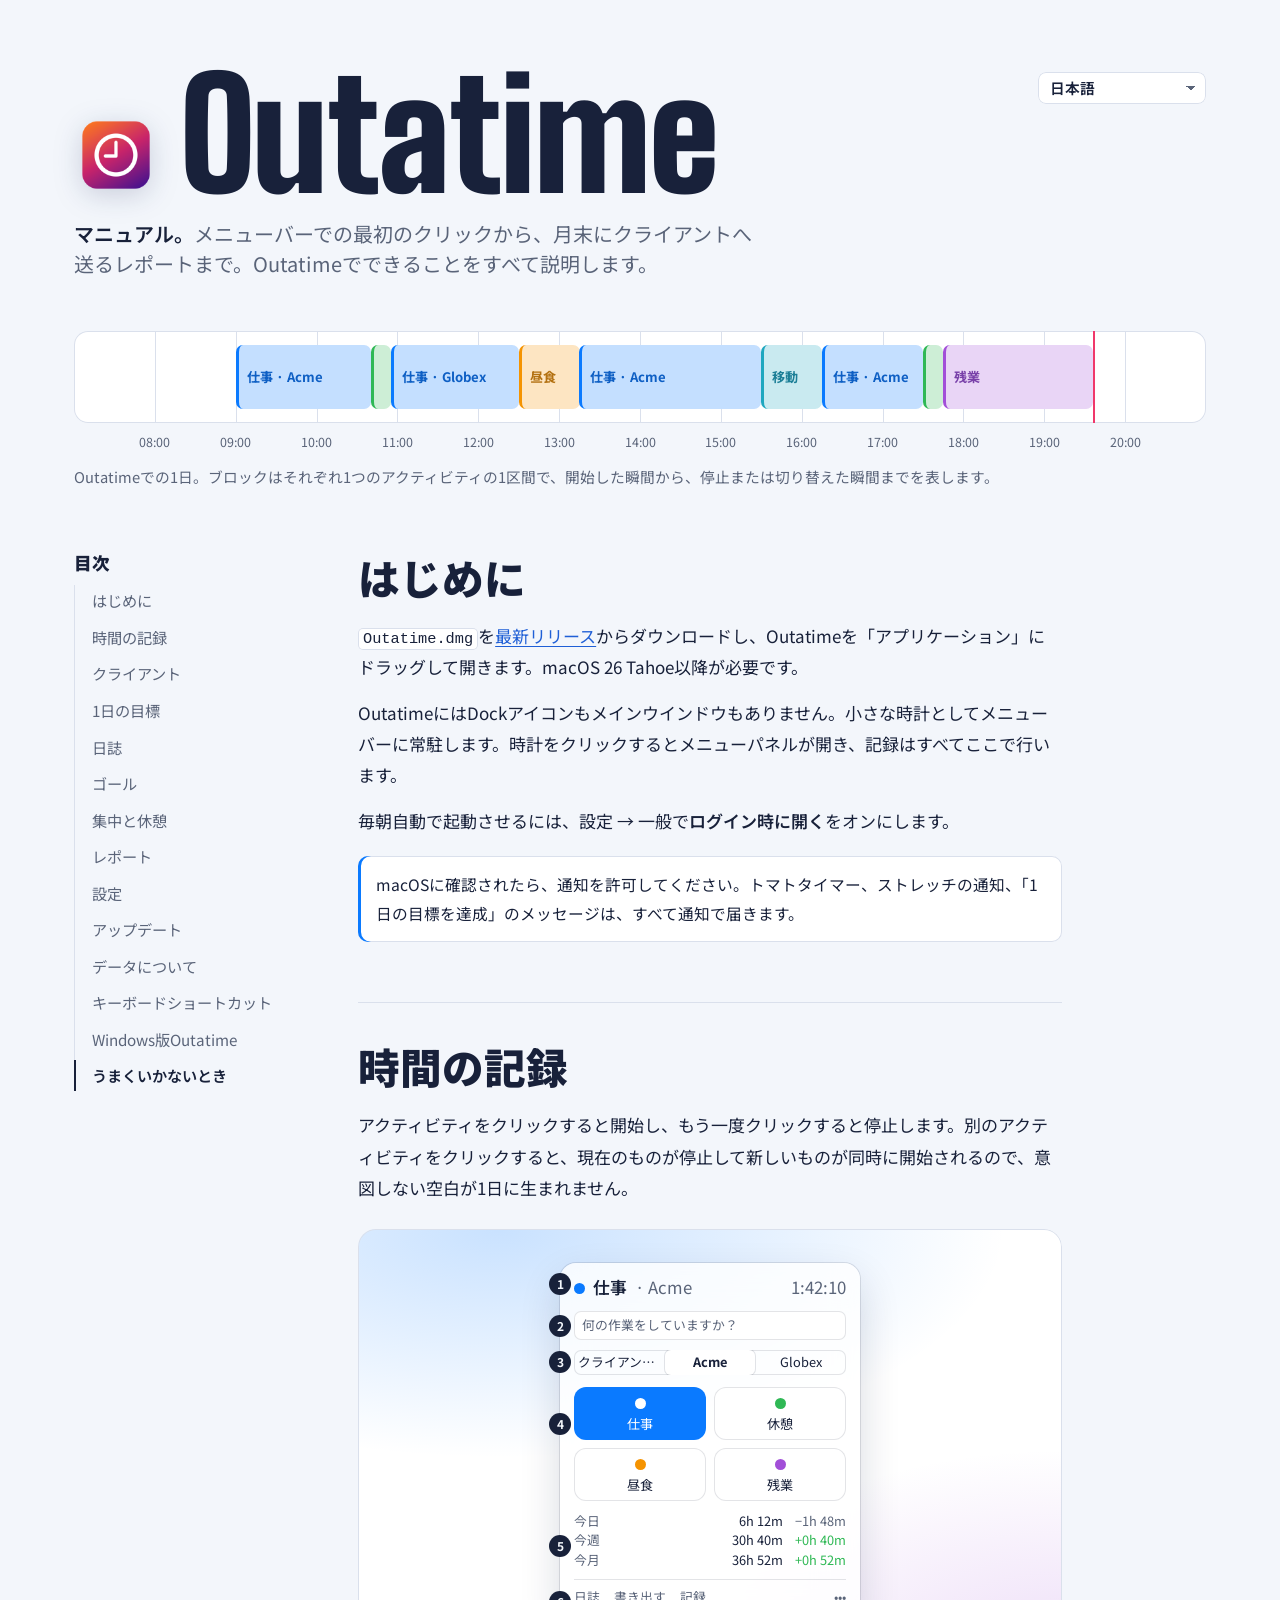
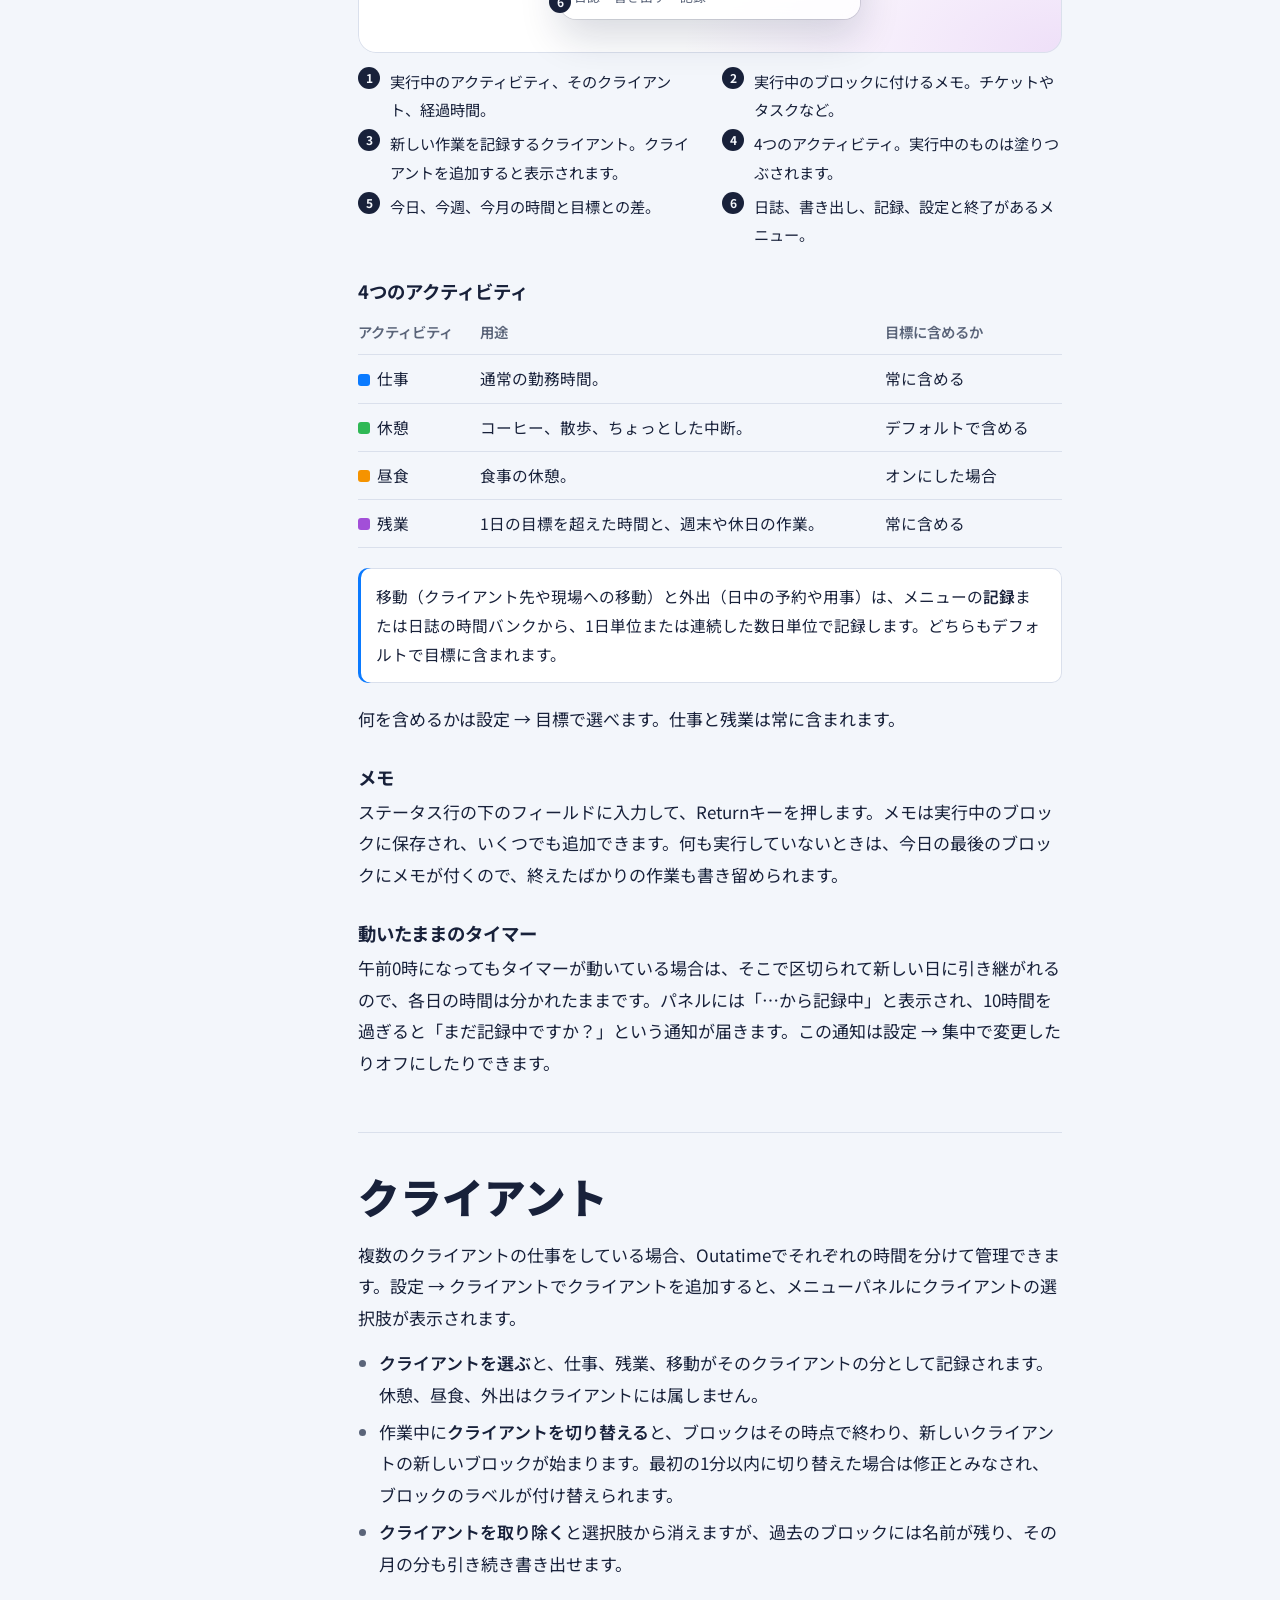
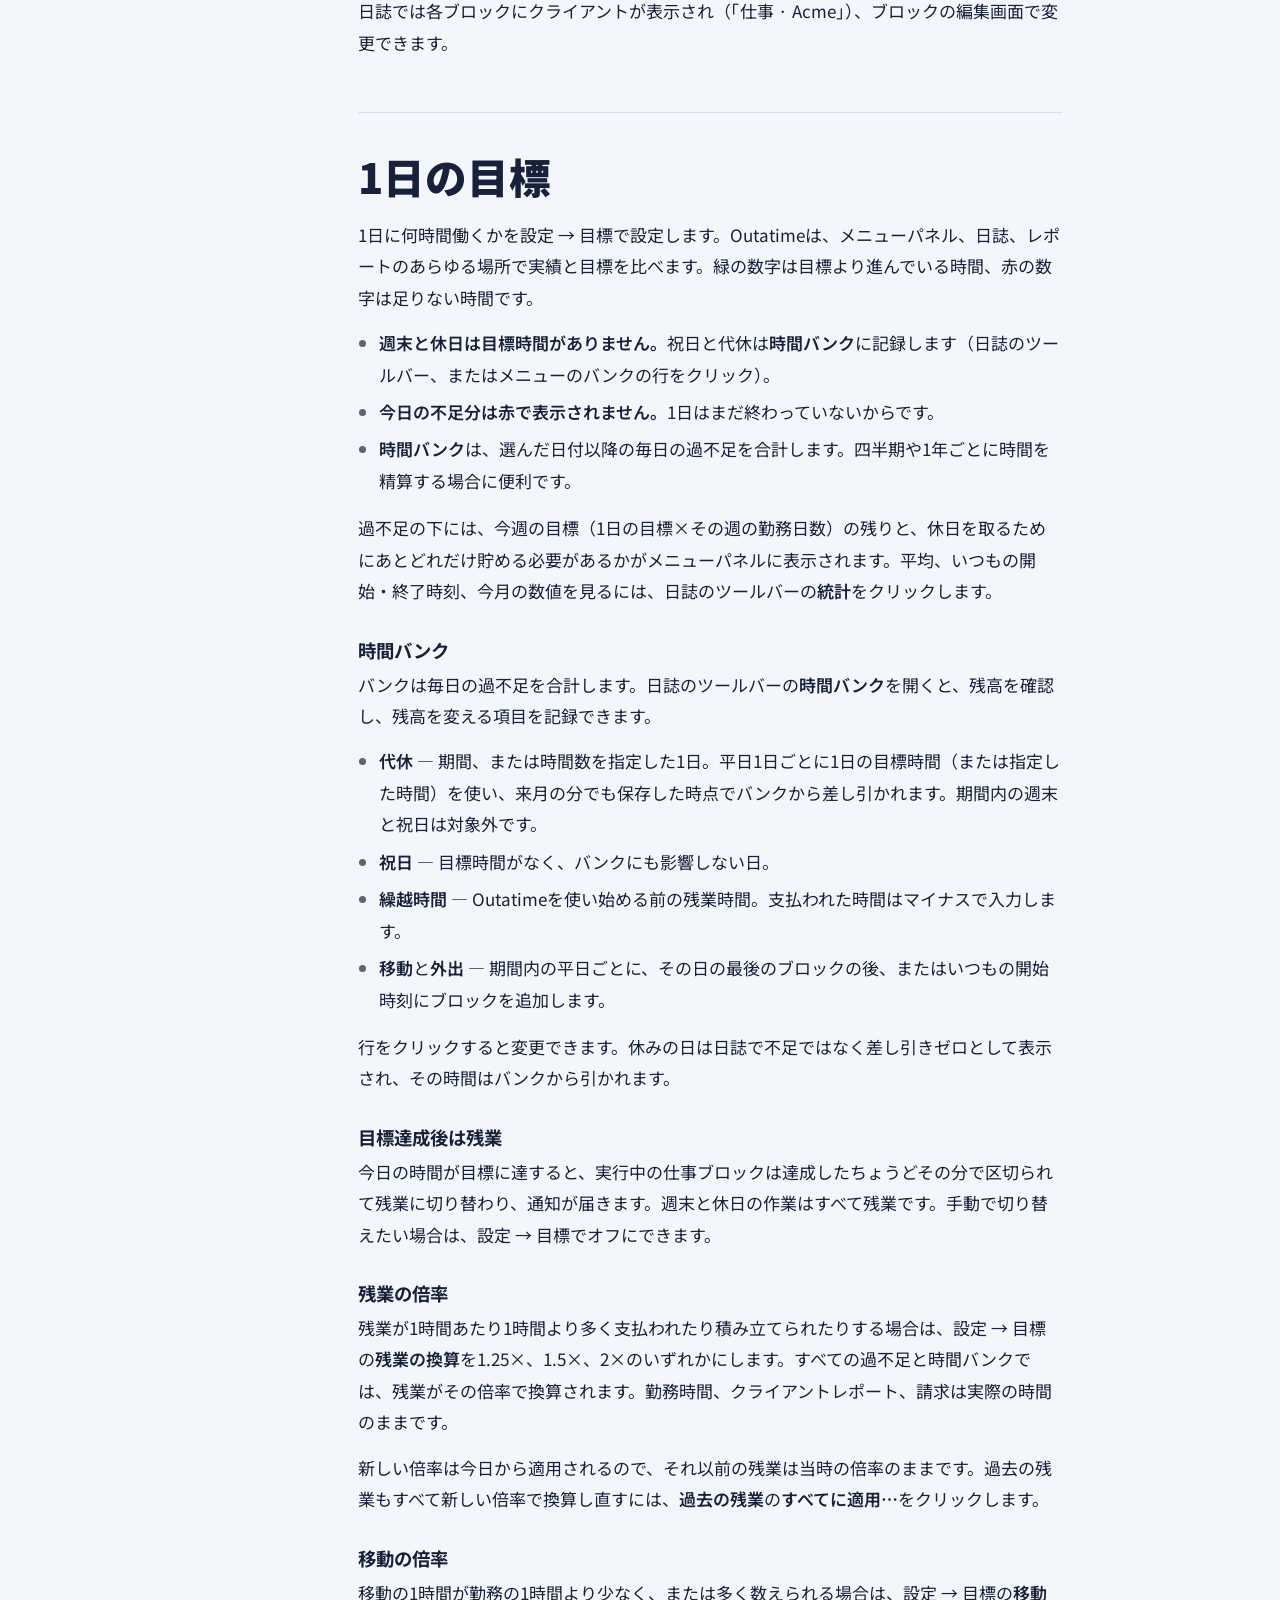
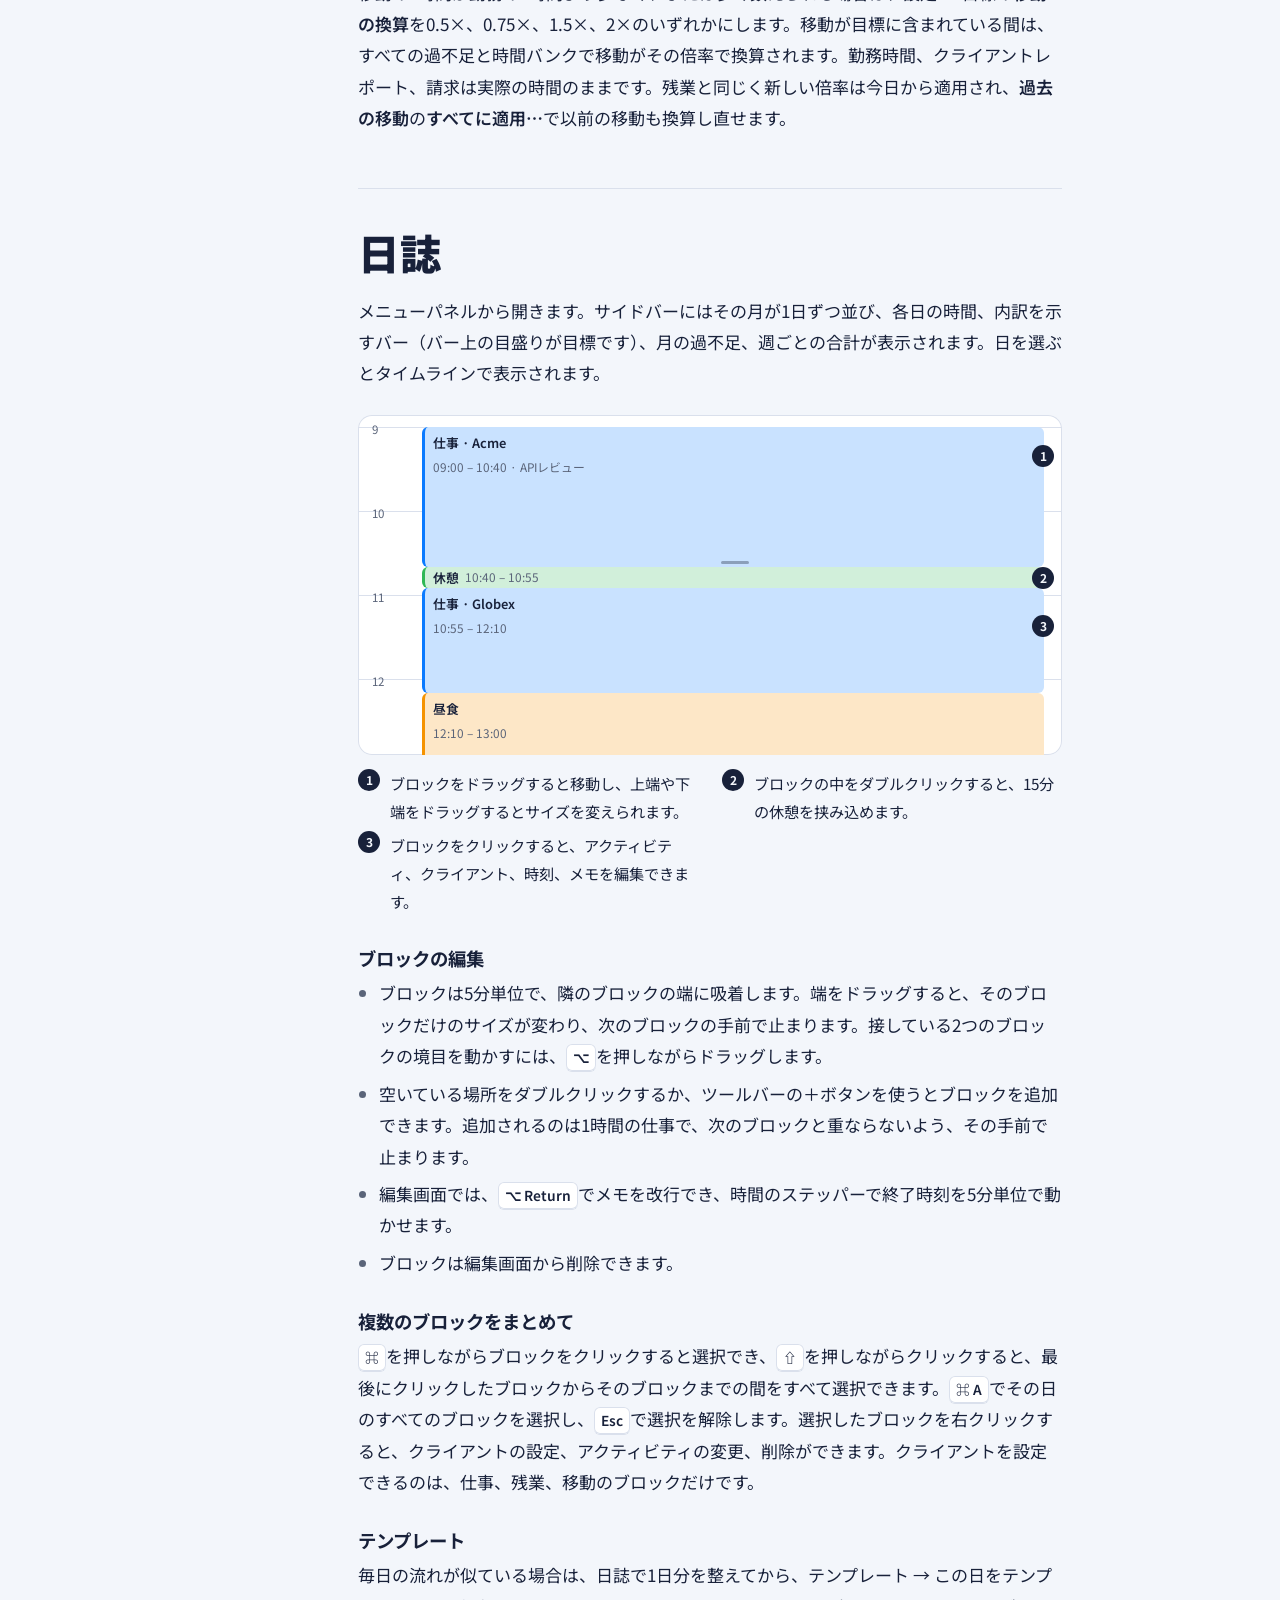
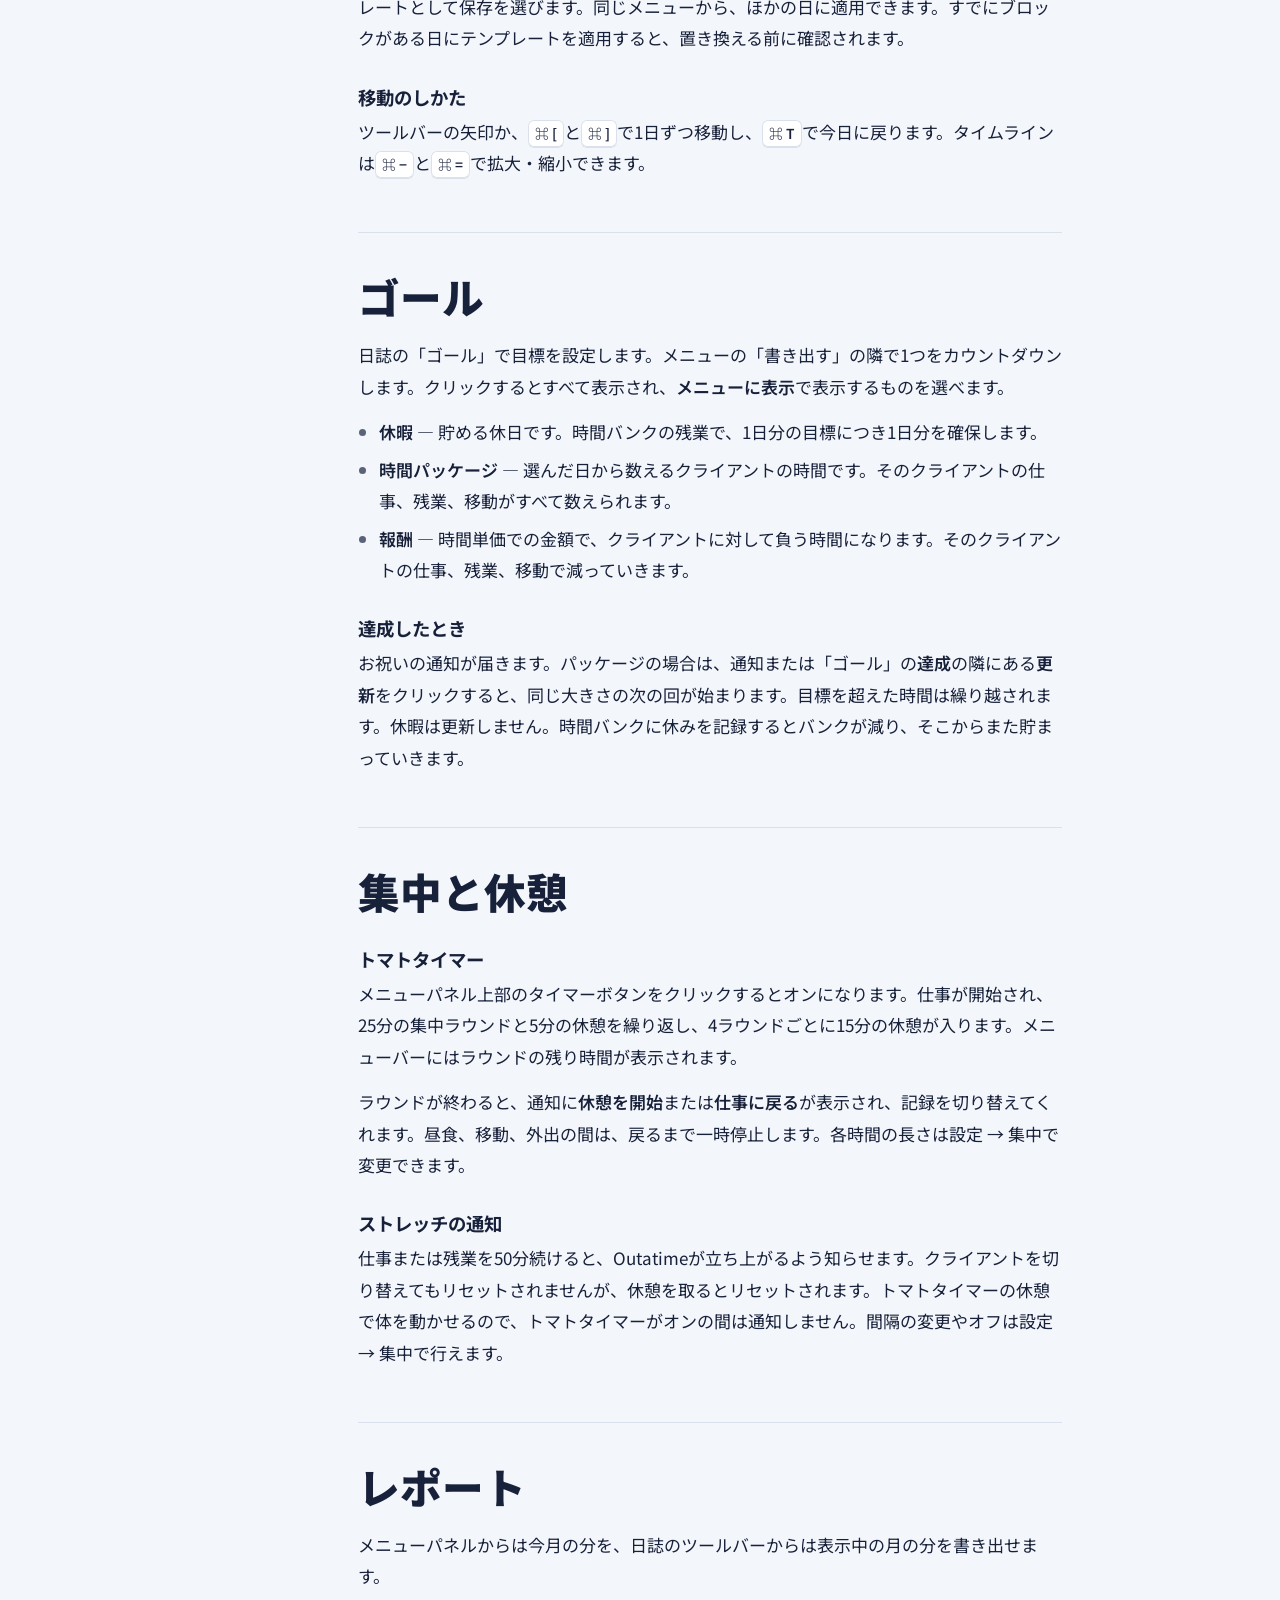
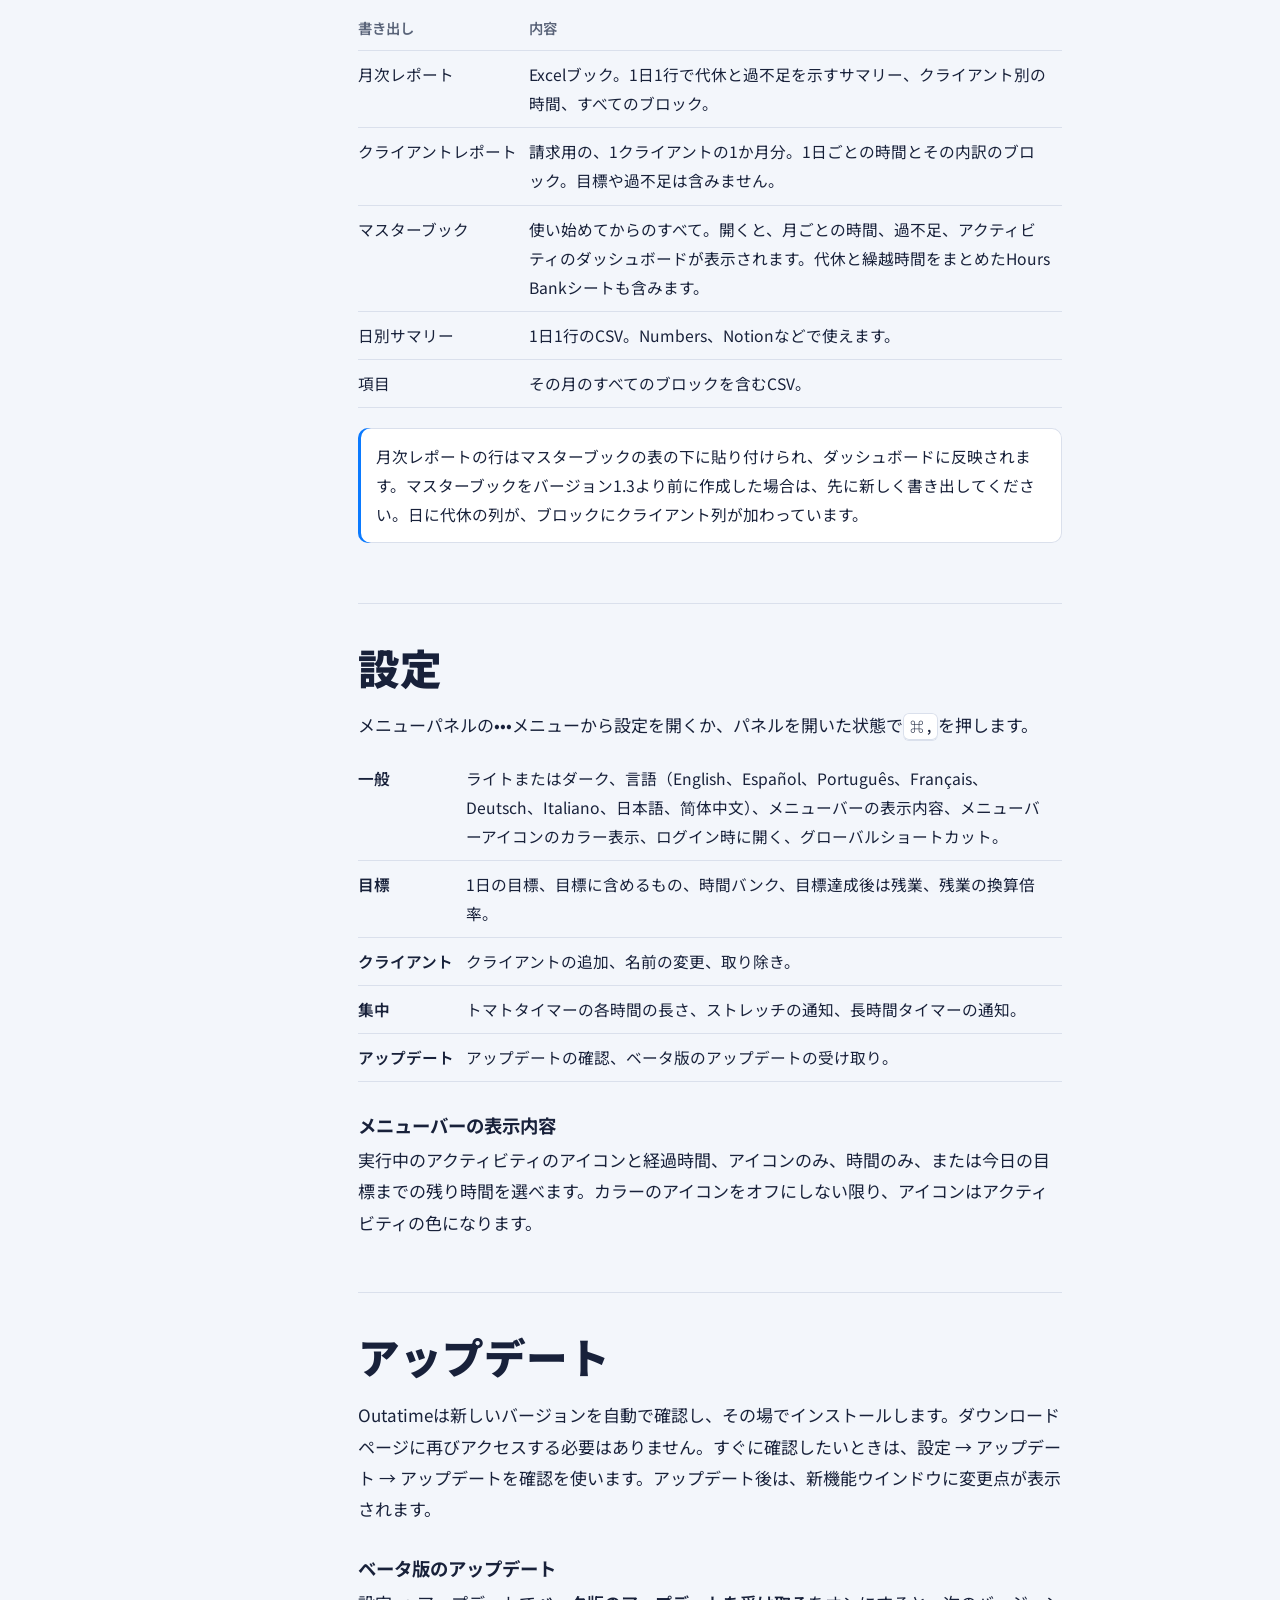
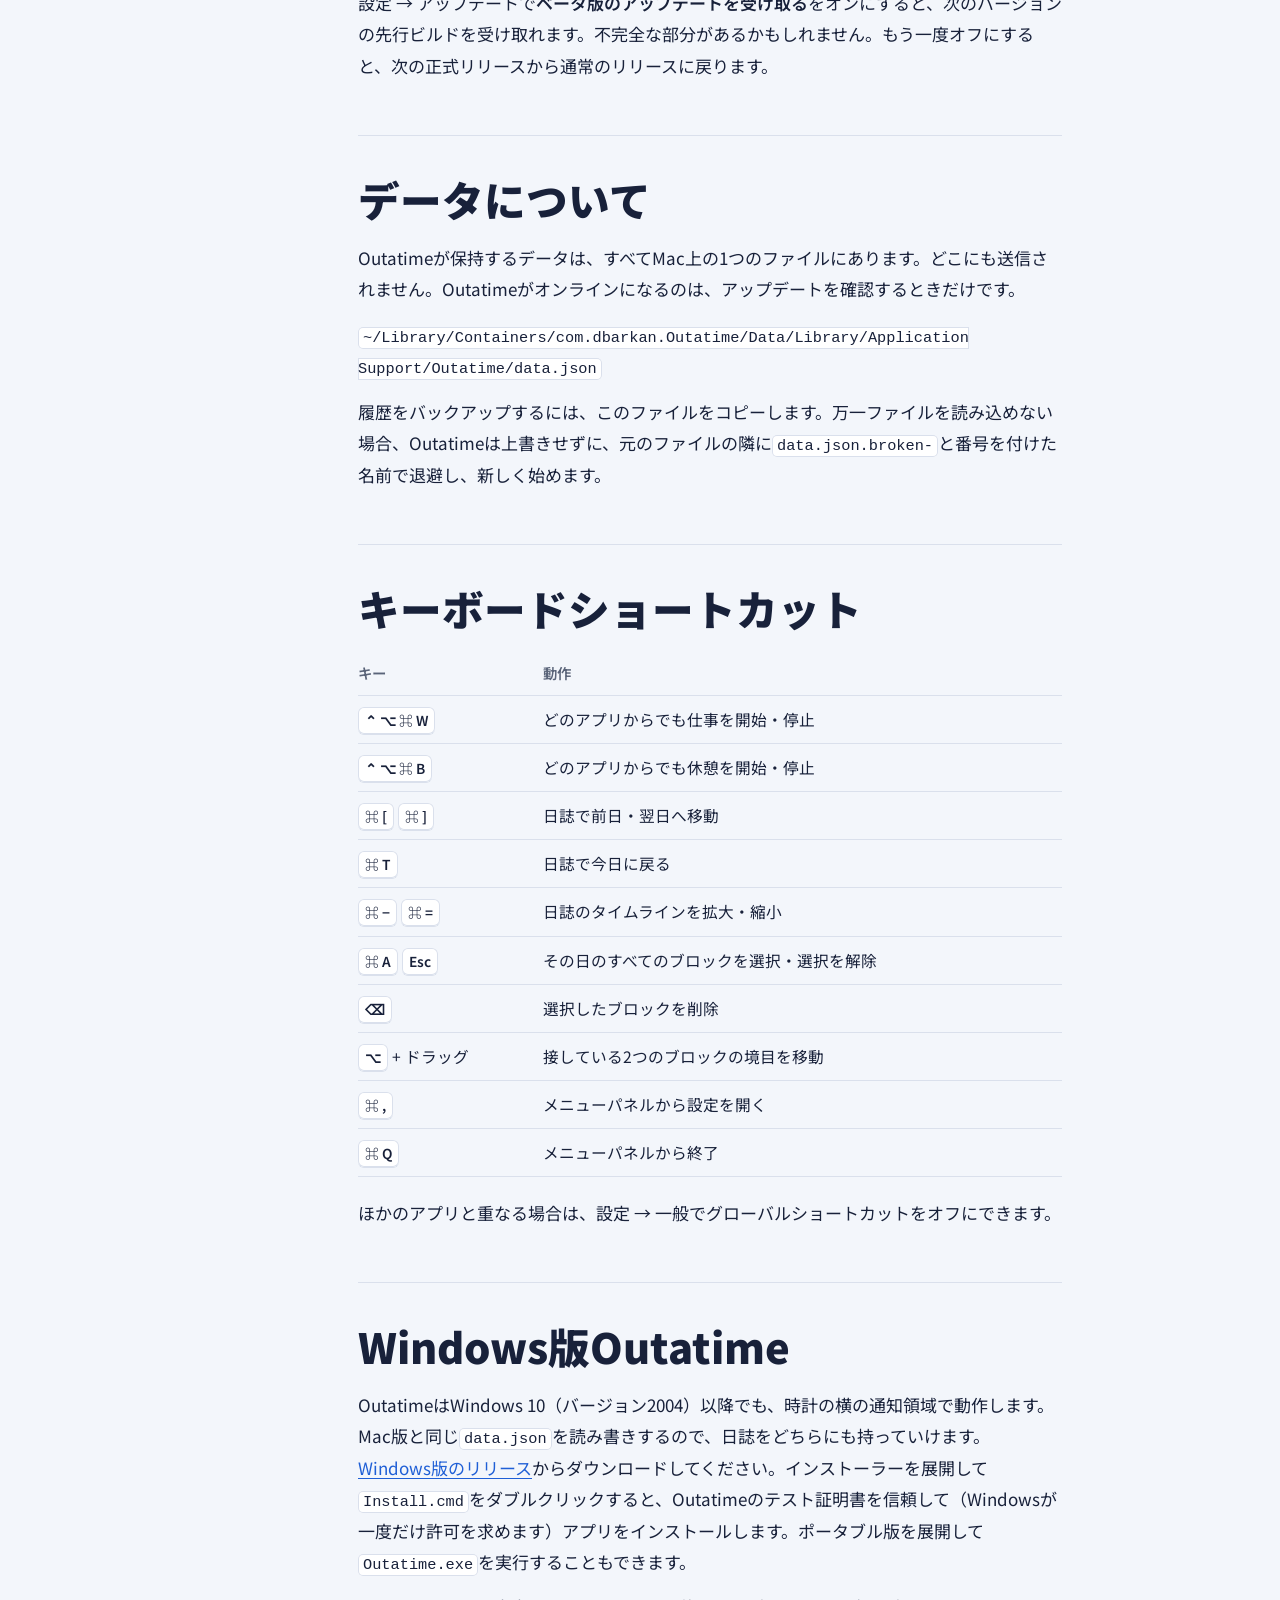
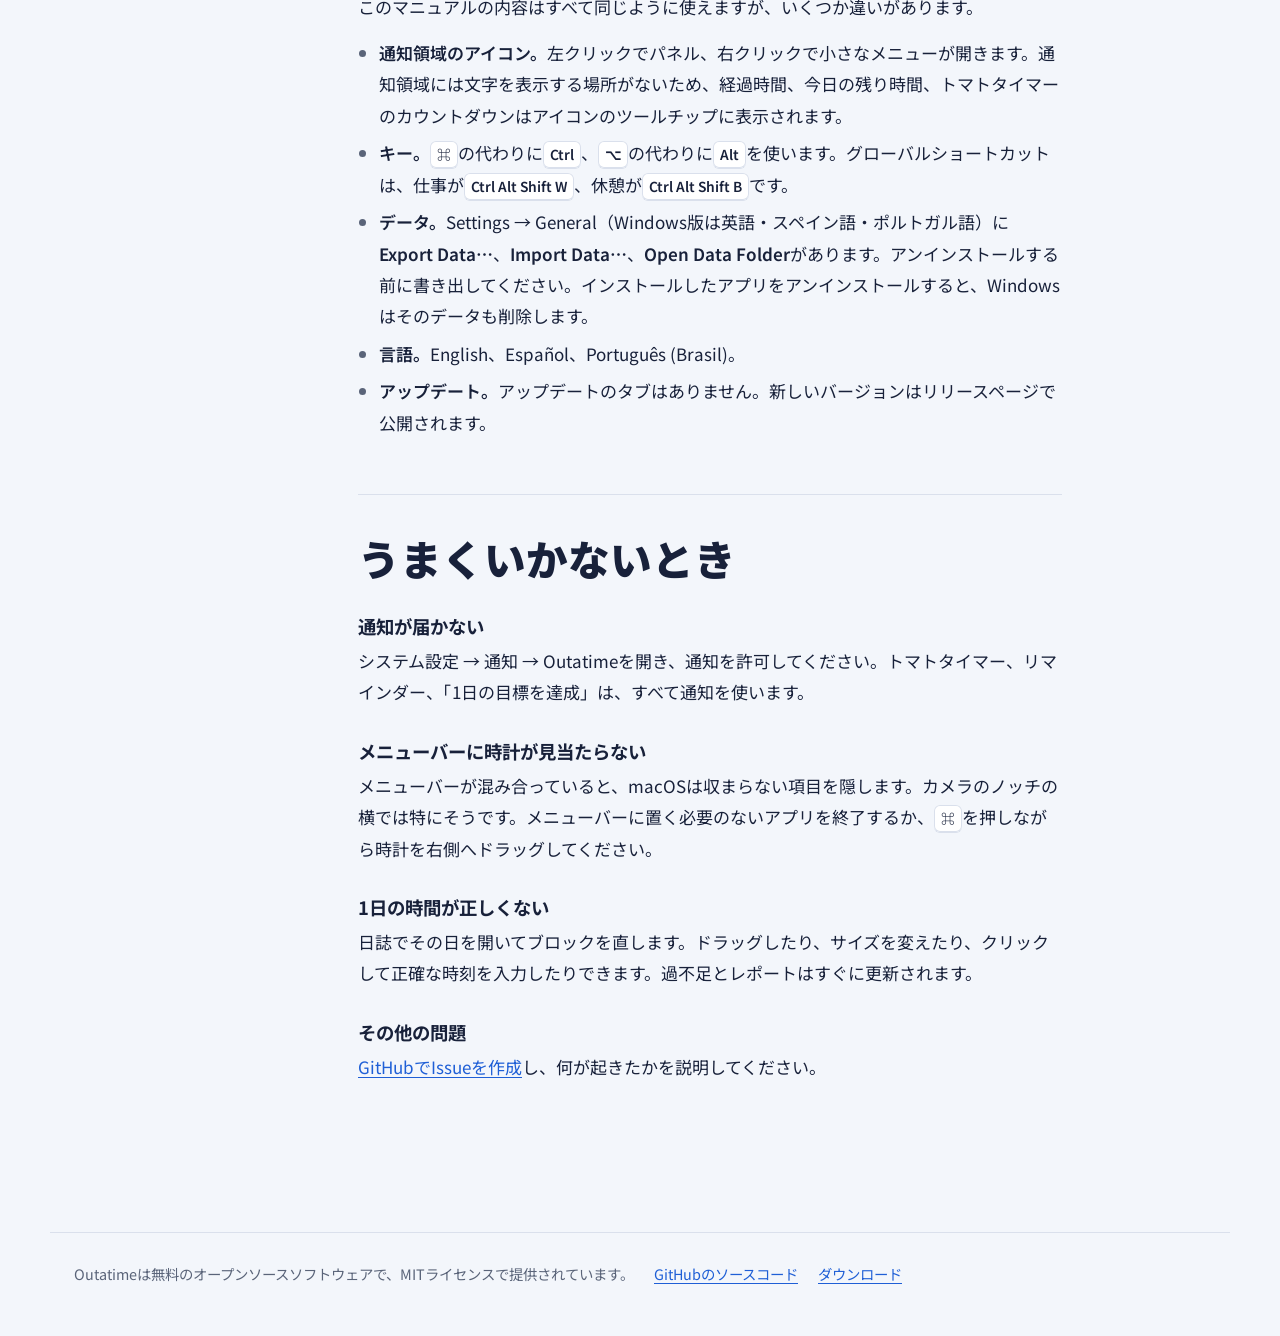
<file: docs/manual/ja/index.html>
<!doctype html>
<html lang="ja">
<head>
<meta charset="utf-8">
<meta name="viewport" content="width=device-width, initial-scale=1">
<title>Outatime マニュアル</title>
<meta name="description" content="macOSのメニューバー用タイムトラッカー、Outatimeで1日を記録する方法。">
<link rel="icon" href="../icon.png">
<link rel="preconnect" href="https://fonts.googleapis.com">
<link rel="preconnect" href="https://fonts.gstatic.com" crossorigin>
<link href="https://fonts.googleapis.com/css2?family=Atkinson+Hyperlegible+Next:ital,wght@0,400;0,600;0,700;1,400&family=Big+Shoulders+Display:wght@600;800;900&display=swap" rel="stylesheet">
<link href="https://fonts.googleapis.com/css2?family=Noto+Sans+JP:wght@400;600;700;900&display=swap" rel="stylesheet">
<link rel="stylesheet" href="../manual.css">
<link rel="alternate" hreflang="en" href="https://mrbarkan.github.io/Outatime/manual/">
<link rel="alternate" hreflang="es" href="https://mrbarkan.github.io/Outatime/manual/es/">
<link rel="alternate" hreflang="pt-BR" href="https://mrbarkan.github.io/Outatime/manual/pt-BR/">
<link rel="alternate" hreflang="fr" href="https://mrbarkan.github.io/Outatime/manual/fr/">
<link rel="alternate" hreflang="de" href="https://mrbarkan.github.io/Outatime/manual/de/">
<link rel="alternate" hreflang="it" href="https://mrbarkan.github.io/Outatime/manual/it/">
<link rel="alternate" hreflang="ja" href="https://mrbarkan.github.io/Outatime/manual/ja/">
<link rel="alternate" hreflang="zh-Hans" href="https://mrbarkan.github.io/Outatime/manual/zh-Hans/">
<link rel="alternate" hreflang="x-default" href="https://mrbarkan.github.io/Outatime/manual/">
<script src="../manual.js"></script>
</head>
<body>

<header class="hero">
  <div class="hero-top">
    <img src="../icon.png" alt="" width="84" height="84">
    <h1>Outatime</h1>
    <select class="lang" aria-label="言語"></select>
  </div>
  <p class="lede"><strong>マニュアル。</strong>メニューバーでの最初のクリックから、月末にクライアントへ送るレポートまで。Outatimeでできることをすべて説明します。</p>

  <figure class="ribbon" aria-label="1日の例：9時から仕事、コーヒー休憩、12時半に昼食、また仕事、夜は残業。">
    <div class="ribbon-track" id="ribbon" data-labels='{"work": "仕事", "lunch": "昼食", "travel": "移動", "extra": "残業"}'></div>
    <div class="ribbon-scale" id="scale" aria-hidden="true"></div>
    <figcaption class="ribbon-caption">Outatimeでの1日。ブロックはそれぞれ1つのアクティビティの1区間で、開始した瞬間から、停止または切り替えた瞬間までを表します。</figcaption>
  </figure>
</header>

<div class="page">
  <nav class="toc" aria-label="目次">
    <p>目次</p>
    <ol id="toc"></ol>
  </nav>

  <main>
    <details class="toc-mobile"><summary>目次</summary><ol id="toc-mobile"></ol><select class="lang" aria-label="言語"></select></details>

    <section id="start">
      <h2>はじめに</h2>
      <p><code>Outatime.dmg</code>を<a href="https://github.com/mrbarkan/Outatime/releases/latest">最新リリース</a>からダウンロードし、Outatimeを「アプリケーション」にドラッグして開きます。macOS 26 Tahoe以降が必要です。</p>
      <p>OutatimeにはDockアイコンもメインウインドウもありません。小さな時計としてメニューバーに常駐します。時計をクリックするとメニューパネルが開き、記録はすべてここで行います。</p>
      <p>毎朝自動で起動させるには、設定 → 一般で<strong>ログイン時に開く</strong>をオンにします。</p>
      <div class="note"><p>macOSに確認されたら、通知を許可してください。トマトタイマー、ストレッチの通知、「1日の目標を達成」のメッセージは、すべて通知で届きます。</p></div>
    </section>

    <section id="tracking">
      <h2>時間の記録</h2>
      <p>アクティビティをクリックすると開始し、もう一度クリックすると停止します。別のアクティビティをクリックすると、現在のものが停止して新しいものが同時に開始されるので、意図しない空白が1日に生まれません。</p>

      <figure>
        <div class="panel-wrap">
          <div class="panel" aria-hidden="true">
            <span class="pin" data-n="1" style="left:-11px;top:10px"></span>
            <div class="row status"><i class="dot" style="--c:var(--work)"></i> 仕事 <small>· Acme</small><span class="t">1:42:10</span></div>
            <span class="pin" data-n="2" style="left:-11px;top:52px"></span>
            <div class="field">何の作業をしていますか？</div>
            <span class="pin" data-n="3" style="left:-11px;top:88px"></span>
            <div class="seg"><span>クライアントなし</span><span class="on">Acme</span><span>Globex</span></div>
            <span class="pin" data-n="4" style="left:-11px;top:150px"></span>
            <div class="tiles">
              <div class="tile on" style="--c:var(--work)"><i></i>仕事</div>
              <div class="tile" style="--c:var(--break)"><i></i>休憩</div>
              <div class="tile" style="--c:var(--lunch)"><i></i>昼食</div>
              <div class="tile" style="--c:var(--extra)"><i></i>残業</div>
            </div>
            <span class="pin" data-n="5" style="left:-11px;bottom:62px"></span>
            <div class="totals">
              <span>今日</span><b>6h 12m</b><span class="today">−1h 48m</span>
              <span>今週</span><b>30h 40m</b><span class="plus">+0h 40m</span>
              <span>今月</span><b>36h 52m</b><span class="plus">+0h 52m</span>
            </div>
            <span class="pin" data-n="6" style="left:-11px;bottom:6px"></span>
            <div class="foot"><span>日誌</span><span>書き出す</span><span>記録</span><span>•••</span></div>
          </div>
        </div>
        <ol class="callouts">
          <li>実行中のアクティビティ、そのクライアント、経過時間。</li>
          <li>実行中のブロックに付けるメモ。チケットやタスクなど。</li>
          <li>新しい作業を記録するクライアント。クライアントを追加すると表示されます。</li>
          <li>4つのアクティビティ。実行中のものは塗りつぶされます。</li>
          <li>今日、今週、今月の時間と目標との差。</li>
          <li>日誌、書き出し、記録、設定と終了があるメニュー。</li>
        </ol>
      </figure>

      <h3>4つのアクティビティ</h3>
      <table>
        <thead><tr><th>アクティビティ</th><th>用途</th><th>目標に含めるか</th></tr></thead>
        <tbody>
          <tr><td><span class="swatch" style="--c:var(--work)"></span>仕事</td><td>通常の勤務時間。</td><td>常に含める</td></tr>
          <tr><td><span class="swatch" style="--c:var(--break)"></span>休憩</td><td>コーヒー、散歩、ちょっとした中断。</td><td>デフォルトで含める</td></tr>
          <tr><td><span class="swatch" style="--c:var(--lunch)"></span>昼食</td><td>食事の休憩。</td><td>オンにした場合</td></tr>
          <tr><td><span class="swatch" style="--c:var(--extra)"></span>残業</td><td>1日の目標を超えた時間と、週末や休日の作業。</td><td>常に含める</td></tr>
        </tbody>
      </table>
      <div class="note"><p>移動（クライアント先や現場への移動）と外出（日中の予約や用事）は、メニューの<strong>記録</strong>または日誌の時間バンクから、1日単位または連続した数日単位で記録します。どちらもデフォルトで目標に含まれます。</p></div>
      <p>何を含めるかは設定 → 目標で選べます。仕事と残業は常に含まれます。</p>

      <h3>メモ</h3>
      <p>ステータス行の下のフィールドに入力して、Returnキーを押します。メモは実行中のブロックに保存され、いくつでも追加できます。何も実行していないときは、今日の最後のブロックにメモが付くので、終えたばかりの作業も書き留められます。</p>

      <h3>動いたままのタイマー</h3>
      <p>午前0時になってもタイマーが動いている場合は、そこで区切られて新しい日に引き継がれるので、各日の時間は分かれたままです。パネルには「…から記録中」と表示され、10時間を過ぎると「まだ記録中ですか？」という通知が届きます。この通知は設定 → 集中で変更したりオフにしたりできます。</p>
    </section>

    <section id="clients">
      <h2>クライアント</h2>
      <p>複数のクライアントの仕事をしている場合、Outatimeでそれぞれの時間を分けて管理できます。設定 → クライアントでクライアントを追加すると、メニューパネルにクライアントの選択肢が表示されます。</p>
      <ul>
        <li><strong>クライアントを選ぶ</strong>と、仕事、残業、移動がそのクライアントの分として記録されます。休憩、昼食、外出はクライアントには属しません。</li>
        <li>作業中に<strong>クライアントを切り替える</strong>と、ブロックはその時点で終わり、新しいクライアントの新しいブロックが始まります。最初の1分以内に切り替えた場合は修正とみなされ、ブロックのラベルが付け替えられます。</li>
        <li><strong>クライアントを取り除く</strong>と選択肢から消えますが、過去のブロックには名前が残り、その月の分も引き続き書き出せます。</li>
      </ul>
      <p>日誌では各ブロックにクライアントが表示され（「仕事 · Acme」）、ブロックの編集画面で変更できます。</p>
    </section>

    <section id="target">
      <h2>1日の目標</h2>
      <p>1日に何時間働くかを設定 → 目標で設定します。Outatimeは、メニューパネル、日誌、レポートのあらゆる場所で実績と目標を比べます。緑の数字は目標より進んでいる時間、赤の数字は足りない時間です。</p>
      <ul>
        <li><strong>週末と休日は目標時間がありません。</strong>祝日と代休は<strong>時間バンク</strong>に記録します（日誌のツールバー、またはメニューのバンクの行をクリック）。</li>
        <li><strong>今日の不足分は赤で表示されません。</strong>1日はまだ終わっていないからです。</li>
        <li><strong>時間バンク</strong>は、選んだ日付以降の毎日の過不足を合計します。四半期や1年ごとに時間を精算する場合に便利です。</li>
      </ul>
      <p>過不足の下には、今週の目標（1日の目標×その週の勤務日数）の残りと、休日を取るためにあとどれだけ貯める必要があるかがメニューパネルに表示されます。平均、いつもの開始・終了時刻、今月の数値を見るには、日誌のツールバーの<strong>統計</strong>をクリックします。</p>
      <h3>時間バンク</h3>
      <p>バンクは毎日の過不足を合計します。日誌のツールバーの<strong>時間バンク</strong>を開くと、残高を確認し、残高を変える項目を記録できます。</p>
      <ul>
        <li><strong>代休</strong> — 期間、または時間数を指定した1日。平日1日ごとに1日の目標時間（または指定した時間）を使い、来月の分でも保存した時点でバンクから差し引かれます。期間内の週末と祝日は対象外です。</li>
        <li><strong>祝日</strong> — 目標時間がなく、バンクにも影響しない日。</li>
        <li><strong>繰越時間</strong> — Outatimeを使い始める前の残業時間。支払われた時間はマイナスで入力します。</li>
        <li><strong>移動</strong>と<strong>外出</strong> — 期間内の平日ごとに、その日の最後のブロックの後、またはいつもの開始時刻にブロックを追加します。</li>
      </ul>
      <p>行をクリックすると変更できます。休みの日は日誌で不足ではなく差し引きゼロとして表示され、その時間はバンクから引かれます。</p>
      <h3>目標達成後は残業</h3>
      <p>今日の時間が目標に達すると、実行中の仕事ブロックは達成したちょうどその分で区切られて残業に切り替わり、通知が届きます。週末と休日の作業はすべて残業です。手動で切り替えたい場合は、設定 → 目標でオフにできます。</p>
      <h3>残業の倍率</h3>
      <p>残業が1時間あたり1時間より多く支払われたり積み立てられたりする場合は、設定 → 目標の<strong>残業の換算</strong>を1.25×、1.5×、2×のいずれかにします。すべての過不足と時間バンクでは、残業がその倍率で換算されます。勤務時間、クライアントレポート、請求は実際の時間のままです。</p>
      <p>新しい倍率は今日から適用されるので、それ以前の残業は当時の倍率のままです。過去の残業もすべて新しい倍率で換算し直すには、<strong>過去の残業</strong>の<strong>すべてに適用…</strong>をクリックします。</p>
      <h3>移動の倍率</h3>
      <p>移動の1時間が勤務の1時間より少なく、または多く数えられる場合は、設定 → 目標の<strong>移動の換算</strong>を0.5×、0.75×、1.5×、2×のいずれかにします。移動が目標に含まれている間は、すべての過不足と時間バンクで移動がその倍率で換算されます。勤務時間、クライアントレポート、請求は実際の時間のままです。残業と同じく新しい倍率は今日から適用され、<strong>過去の移動</strong>の<strong>すべてに適用…</strong>で以前の移動も換算し直せます。</p>
    </section>

    <section id="logbook">
      <h2>日誌</h2>
      <p>メニューパネルから開きます。サイドバーにはその月が1日ずつ並び、各日の時間、内訳を示すバー（バー上の目盛りが目標です）、月の過不足、週ごとの合計が表示されます。日を選ぶとタイムラインで表示されます。</p>

      <figure>
        <div class="day" aria-hidden="true">
          <div class="h" style="top:12px"><span>9</span></div>
          <div class="h" style="top:96px"><span>10</span></div>
          <div class="h" style="top:180px"><span>11</span></div>
          <div class="h" style="top:264px"><span>12</span></div>
          <div class="b" style="--c:var(--work);top:12px;height:140px"><strong>仕事 · Acme</strong><small>09:00 – 10:40 · APIレビュー</small><span class="grip" style="bottom:3px"></span></div>
          <span class="pin" data-n="1" style="right:8px;top:30px"></span>
          <div class="b short" style="--c:var(--break);top:152px;height:21px"><strong>休憩</strong><small>10:40 – 10:55</small></div>
          <span class="pin" data-n="2" style="right:8px;top:152px"></span>
          <div class="b" style="--c:var(--work);top:173px;height:105px"><strong>仕事 · Globex</strong><small>10:55 – 12:10</small></div>
          <span class="pin" data-n="3" style="right:8px;top:200px"></span>
          <div class="b" style="--c:var(--lunch);top:278px;height:80px"><strong>昼食</strong><small>12:10 – 13:00</small></div>
        </div>
        <ol class="callouts">
          <li>ブロックをドラッグすると移動し、上端や下端をドラッグするとサイズを変えられます。</li>
          <li>ブロックの中をダブルクリックすると、15分の休憩を挟み込めます。</li>
          <li>ブロックをクリックすると、アクティビティ、クライアント、時刻、メモを編集できます。</li>
        </ol>
      </figure>

      <h3>ブロックの編集</h3>
      <ul>
        <li>ブロックは5分単位で、隣のブロックの端に吸着します。端をドラッグすると、そのブロックだけのサイズが変わり、次のブロックの手前で止まります。接している2つのブロックの境目を動かすには、<kbd>⌥</kbd>を押しながらドラッグします。</li>
        <li>空いている場所をダブルクリックするか、ツールバーの＋ボタンを使うとブロックを追加できます。追加されるのは1時間の仕事で、次のブロックと重ならないよう、その手前で止まります。</li>
        <li>編集画面では、<kbd>⌥ Return</kbd>でメモを改行でき、時間のステッパーで終了時刻を5分単位で動かせます。</li>
        <li>ブロックは編集画面から削除できます。</li>
      </ul>

      <h3>複数のブロックをまとめて</h3>
      <p><kbd>⌘</kbd>を押しながらブロックをクリックすると選択でき、<kbd>⇧</kbd>を押しながらクリックすると、最後にクリックしたブロックからそのブロックまでの間をすべて選択できます。<kbd>⌘ A</kbd>でその日のすべてのブロックを選択し、<kbd>Esc</kbd>で選択を解除します。選択したブロックを右クリックすると、クライアントの設定、アクティビティの変更、削除ができます。クライアントを設定できるのは、仕事、残業、移動のブロックだけです。</p>

      <h3>テンプレート</h3>
      <p>毎日の流れが似ている場合は、日誌で1日分を整えてから、テンプレート → この日をテンプレートとして保存を選びます。同じメニューから、ほかの日に適用できます。すでにブロックがある日にテンプレートを適用すると、置き換える前に確認されます。</p>

      <h3>移動のしかた</h3>
      <p>ツールバーの矢印か、<kbd>⌘ [</kbd>と<kbd>⌘ ]</kbd>で1日ずつ移動し、<kbd>⌘ T</kbd>で今日に戻ります。タイムラインは<kbd>⌘ −</kbd>と<kbd>⌘ =</kbd>で拡大・縮小できます。</p>
    </section>

    <section id="objectives">
      <h2>ゴール</h2>
      <p>日誌の「ゴール」で目標を設定します。メニューの「書き出す」の隣で1つをカウントダウンします。クリックするとすべて表示され、<strong>メニューに表示</strong>で表示するものを選べます。</p>
      <ul>
        <li><strong>休暇</strong> — 貯める休日です。時間バンクの残業で、1日分の目標につき1日分を確保します。</li>
        <li><strong>時間パッケージ</strong> — 選んだ日から数えるクライアントの時間です。そのクライアントの仕事、残業、移動がすべて数えられます。</li>
        <li><strong>報酬</strong> — 時間単価での金額で、クライアントに対して負う時間になります。そのクライアントの仕事、残業、移動で減っていきます。</li>
      </ul>
      <h3>達成したとき</h3>
      <p>お祝いの通知が届きます。パッケージの場合は、通知または「ゴール」の<strong>達成</strong>の隣にある<strong>更新</strong>をクリックすると、同じ大きさの次の回が始まります。目標を超えた時間は繰り越されます。休暇は更新しません。時間バンクに休みを記録するとバンクが減り、そこからまた貯まっていきます。</p>
    </section>

    <section id="focus">
      <h2>集中と休憩</h2>
      <h3>トマトタイマー</h3>
      <p>メニューパネル上部のタイマーボタンをクリックするとオンになります。仕事が開始され、25分の集中ラウンドと5分の休憩を繰り返し、4ラウンドごとに15分の休憩が入ります。メニューバーにはラウンドの残り時間が表示されます。</p>
      <p>ラウンドが終わると、通知に<strong>休憩を開始</strong>または<strong>仕事に戻る</strong>が表示され、記録を切り替えてくれます。昼食、移動、外出の間は、戻るまで一時停止します。各時間の長さは設定 → 集中で変更できます。</p>
      <h3>ストレッチの通知</h3>
      <p>仕事または残業を50分続けると、Outatimeが立ち上がるよう知らせます。クライアントを切り替えてもリセットされませんが、休憩を取るとリセットされます。トマトタイマーの休憩で体を動かせるので、トマトタイマーがオンの間は通知しません。間隔の変更やオフは設定 → 集中で行えます。</p>
    </section>

    <section id="reports">
      <h2>レポート</h2>
      <p>メニューパネルからは今月の分を、日誌のツールバーからは表示中の月の分を書き出せます。</p>
      <table>
        <thead><tr><th>書き出し</th><th>内容</th></tr></thead>
        <tbody>
          <tr><td>月次レポート</td><td>Excelブック。1日1行で代休と過不足を示すサマリー、クライアント別の時間、すべてのブロック。</td></tr>
          <tr><td>クライアントレポート</td><td>請求用の、1クライアントの1か月分。1日ごとの時間とその内訳のブロック。目標や過不足は含みません。</td></tr>
          <tr><td>マスターブック</td><td>使い始めてからのすべて。開くと、月ごとの時間、過不足、アクティビティのダッシュボードが表示されます。代休と繰越時間をまとめたHours Bankシートも含みます。</td></tr>
          <tr><td>日別サマリー</td><td>1日1行のCSV。Numbers、Notionなどで使えます。</td></tr>
          <tr><td>項目</td><td>その月のすべてのブロックを含むCSV。</td></tr>
        </tbody>
      </table>
      <div class="note"><p>月次レポートの行はマスターブックの表の下に貼り付けられ、ダッシュボードに反映されます。マスターブックをバージョン1.3より前に作成した場合は、先に新しく書き出してください。日に代休の列が、ブロックにクライアント列が加わっています。</p></div>
    </section>

    <section id="settings">
      <h2>設定</h2>
      <p>メニューパネルの•••メニューから設定を開くか、パネルを開いた状態で<kbd>⌘ ,</kbd>を押します。</p>
      <table>
        <tbody>
          <tr><td><strong>一般</strong></td><td>ライトまたはダーク、言語（English、Español、Português、Français、Deutsch、Italiano、日本語、简体中文）、メニューバーの表示内容、メニューバーアイコンのカラー表示、ログイン時に開く、グローバルショートカット。</td></tr>
          <tr><td><strong>目標</strong></td><td>1日の目標、目標に含めるもの、時間バンク、目標達成後は残業、残業の換算倍率。</td></tr>
          <tr><td><strong>クライアント</strong></td><td>クライアントの追加、名前の変更、取り除き。</td></tr>
          <tr><td><strong>集中</strong></td><td>トマトタイマーの各時間の長さ、ストレッチの通知、長時間タイマーの通知。</td></tr>
          <tr><td><strong>アップデート</strong></td><td>アップデートの確認、ベータ版のアップデートの受け取り。</td></tr>
        </tbody>
      </table>
      <h3>メニューバーの表示内容</h3>
      <p>実行中のアクティビティのアイコンと経過時間、アイコンのみ、時間のみ、または今日の目標までの残り時間を選べます。カラーのアイコンをオフにしない限り、アイコンはアクティビティの色になります。</p>
    </section>

    <section id="updates">
      <h2>アップデート</h2>
      <p>Outatimeは新しいバージョンを自動で確認し、その場でインストールします。ダウンロードページに再びアクセスする必要はありません。すぐに確認したいときは、設定 → アップデート → アップデートを確認を使います。アップデート後は、新機能ウインドウに変更点が表示されます。</p>
      <h3>ベータ版のアップデート</h3>
      <p>設定 → アップデートで<strong>ベータ版のアップデートを受け取る</strong>をオンにすると、次のバージョンの先行ビルドを受け取れます。不完全な部分があるかもしれません。もう一度オフにすると、次の正式リリースから通常のリリースに戻ります。</p>
    </section>

    <section id="data">
      <h2>データについて</h2>
      <p>Outatimeが保持するデータは、すべてMac上の1つのファイルにあります。どこにも送信されません。Outatimeがオンラインになるのは、アップデートを確認するときだけです。</p>
      <p><code>~/Library/Containers/com.dbarkan.Outatime/Data/Library/Application Support/Outatime/data.json</code></p>
      <p>履歴をバックアップするには、このファイルをコピーします。万一ファイルを読み込めない場合、Outatimeは上書きせずに、元のファイルの隣に<code>data.json.broken-</code>と番号を付けた名前で退避し、新しく始めます。</p>
    </section>

    <section id="shortcuts">
      <h2>キーボードショートカット</h2>
      <table>
        <thead><tr><th>キー</th><th>動作</th></tr></thead>
        <tbody>
          <tr><td><kbd>⌃ ⌥ ⌘ W</kbd></td><td>どのアプリからでも仕事を開始・停止</td></tr>
          <tr><td><kbd>⌃ ⌥ ⌘ B</kbd></td><td>どのアプリからでも休憩を開始・停止</td></tr>
          <tr><td><kbd>⌘ [</kbd> <kbd>⌘ ]</kbd></td><td>日誌で前日・翌日へ移動</td></tr>
          <tr><td><kbd>⌘ T</kbd></td><td>日誌で今日に戻る</td></tr>
          <tr><td><kbd>⌘ −</kbd> <kbd>⌘ =</kbd></td><td>日誌のタイムラインを拡大・縮小</td></tr>
          <tr><td><kbd>⌘ A</kbd> <kbd>Esc</kbd></td><td>その日のすべてのブロックを選択・選択を解除</td></tr>
          <tr><td><kbd>⌫</kbd></td><td>選択したブロックを削除</td></tr>
          <tr><td><kbd>⌥</kbd> + ドラッグ</td><td>接している2つのブロックの境目を移動</td></tr>
          <tr><td><kbd>⌘ ,</kbd></td><td>メニューパネルから設定を開く</td></tr>
          <tr><td><kbd>⌘ Q</kbd></td><td>メニューパネルから終了</td></tr>
        </tbody>
      </table>
      <p>ほかのアプリと重なる場合は、設定 → 一般でグローバルショートカットをオフにできます。</p>
    </section>

    <section id="windows">
      <h2>Windows版Outatime</h2>
      <p>OutatimeはWindows 10（バージョン2004）以降でも、時計の横の通知領域で動作します。Mac版と同じ<code>data.json</code>を読み書きするので、日誌をどちらにも持っていけます。<a href="https://github.com/mrbarkan/Outatime/releases/tag/windows-v1.0">Windows版のリリース</a>からダウンロードしてください。インストーラーを展開して<code>Install.cmd</code>をダブルクリックすると、Outatimeのテスト証明書を信頼して（Windowsが一度だけ許可を求めます）アプリをインストールします。ポータブル版を展開して<code>Outatime.exe</code>を実行することもできます。</p>
      <p>このマニュアルの内容はすべて同じように使えますが、いくつか違いがあります。</p>
      <ul>
        <li><strong>通知領域のアイコン。</strong>左クリックでパネル、右クリックで小さなメニューが開きます。通知領域には文字を表示する場所がないため、経過時間、今日の残り時間、トマトタイマーのカウントダウンはアイコンのツールチップに表示されます。</li>
        <li><strong>キー。</strong><kbd>⌘</kbd>の代わりに<kbd>Ctrl</kbd>、<kbd>⌥</kbd>の代わりに<kbd>Alt</kbd>を使います。グローバルショートカットは、仕事が<kbd>Ctrl Alt Shift W</kbd>、休憩が<kbd>Ctrl Alt Shift B</kbd>です。</li>
        <li><strong>データ。</strong>Settings → General（Windows版は英語・スペイン語・ポルトガル語）に<strong>Export Data…</strong>、<strong>Import Data…</strong>、<strong>Open Data Folder</strong>があります。アンインストールする前に書き出してください。インストールしたアプリをアンインストールすると、Windowsはそのデータも削除します。</li>
        <li><strong>言語。</strong>English、Español、Português (Brasil)。</li>
        <li><strong>アップデート。</strong>アップデートのタブはありません。新しいバージョンはリリースページで公開されます。</li>
      </ul>
    </section>

    <section id="help">
      <h2>うまくいかないとき</h2>
      <h3>通知が届かない</h3>
      <p>システム設定 → 通知 → Outatimeを開き、通知を許可してください。トマトタイマー、リマインダー、「1日の目標を達成」は、すべて通知を使います。</p>
      <h3>メニューバーに時計が見当たらない</h3>
      <p>メニューバーが混み合っていると、macOSは収まらない項目を隠します。カメラのノッチの横では特にそうです。メニューバーに置く必要のないアプリを終了するか、<kbd>⌘</kbd>を押しながら時計を右側へドラッグしてください。</p>
      <h3>1日の時間が正しくない</h3>
      <p>日誌でその日を開いてブロックを直します。ドラッグしたり、サイズを変えたり、クリックして正確な時刻を入力したりできます。過不足とレポートはすぐに更新されます。</p>
      <h3>その他の問題</h3>
      <p><a href="https://github.com/mrbarkan/Outatime/issues">GitHubでIssueを作成</a>し、何が起きたかを説明してください。</p>
    </section>
  </main>
</div>

<footer class="foot-page">
  <span>Outatimeは無料のオープンソースソフトウェアで、MITライセンスで提供されています。</span>
  <a href="https://github.com/mrbarkan/Outatime">GitHubのソースコード</a>
  <a href="https://github.com/mrbarkan/Outatime/releases/latest">ダウンロード</a>
</footer>

</body>
</html>
</file>
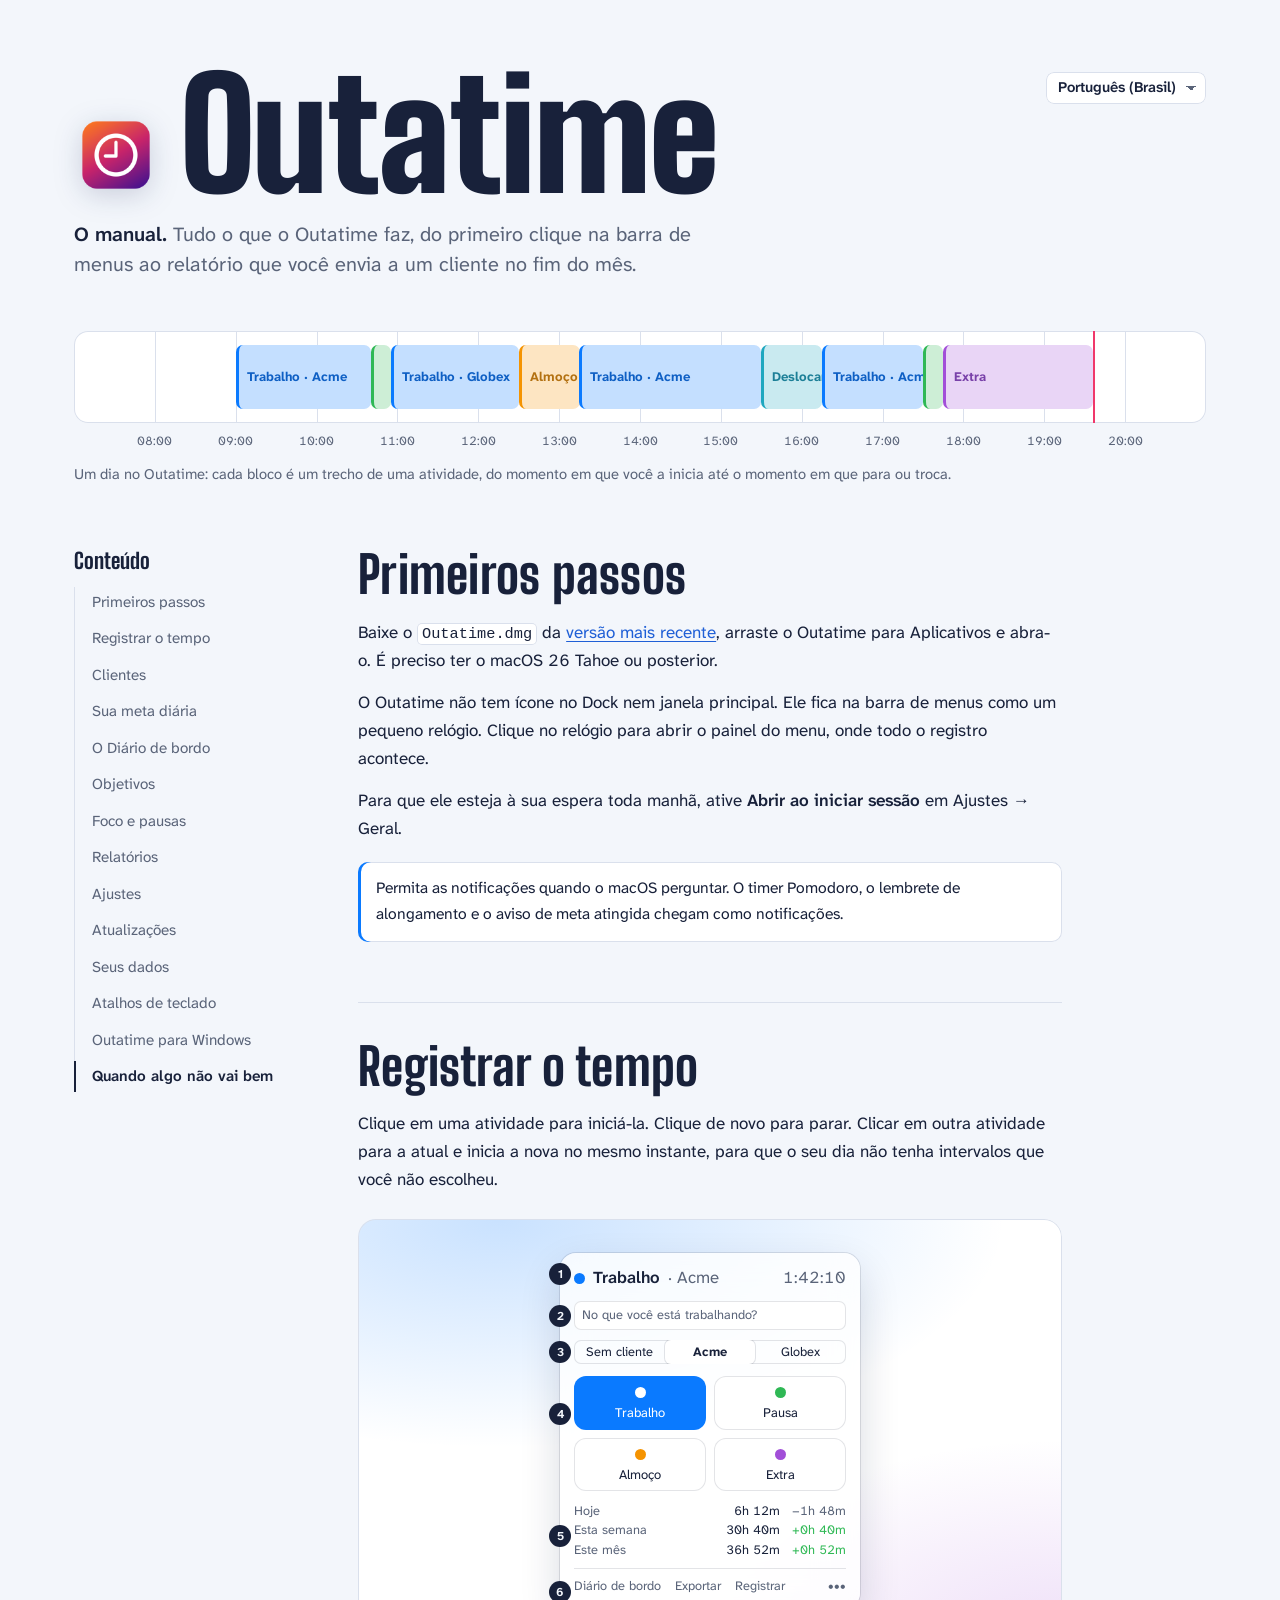
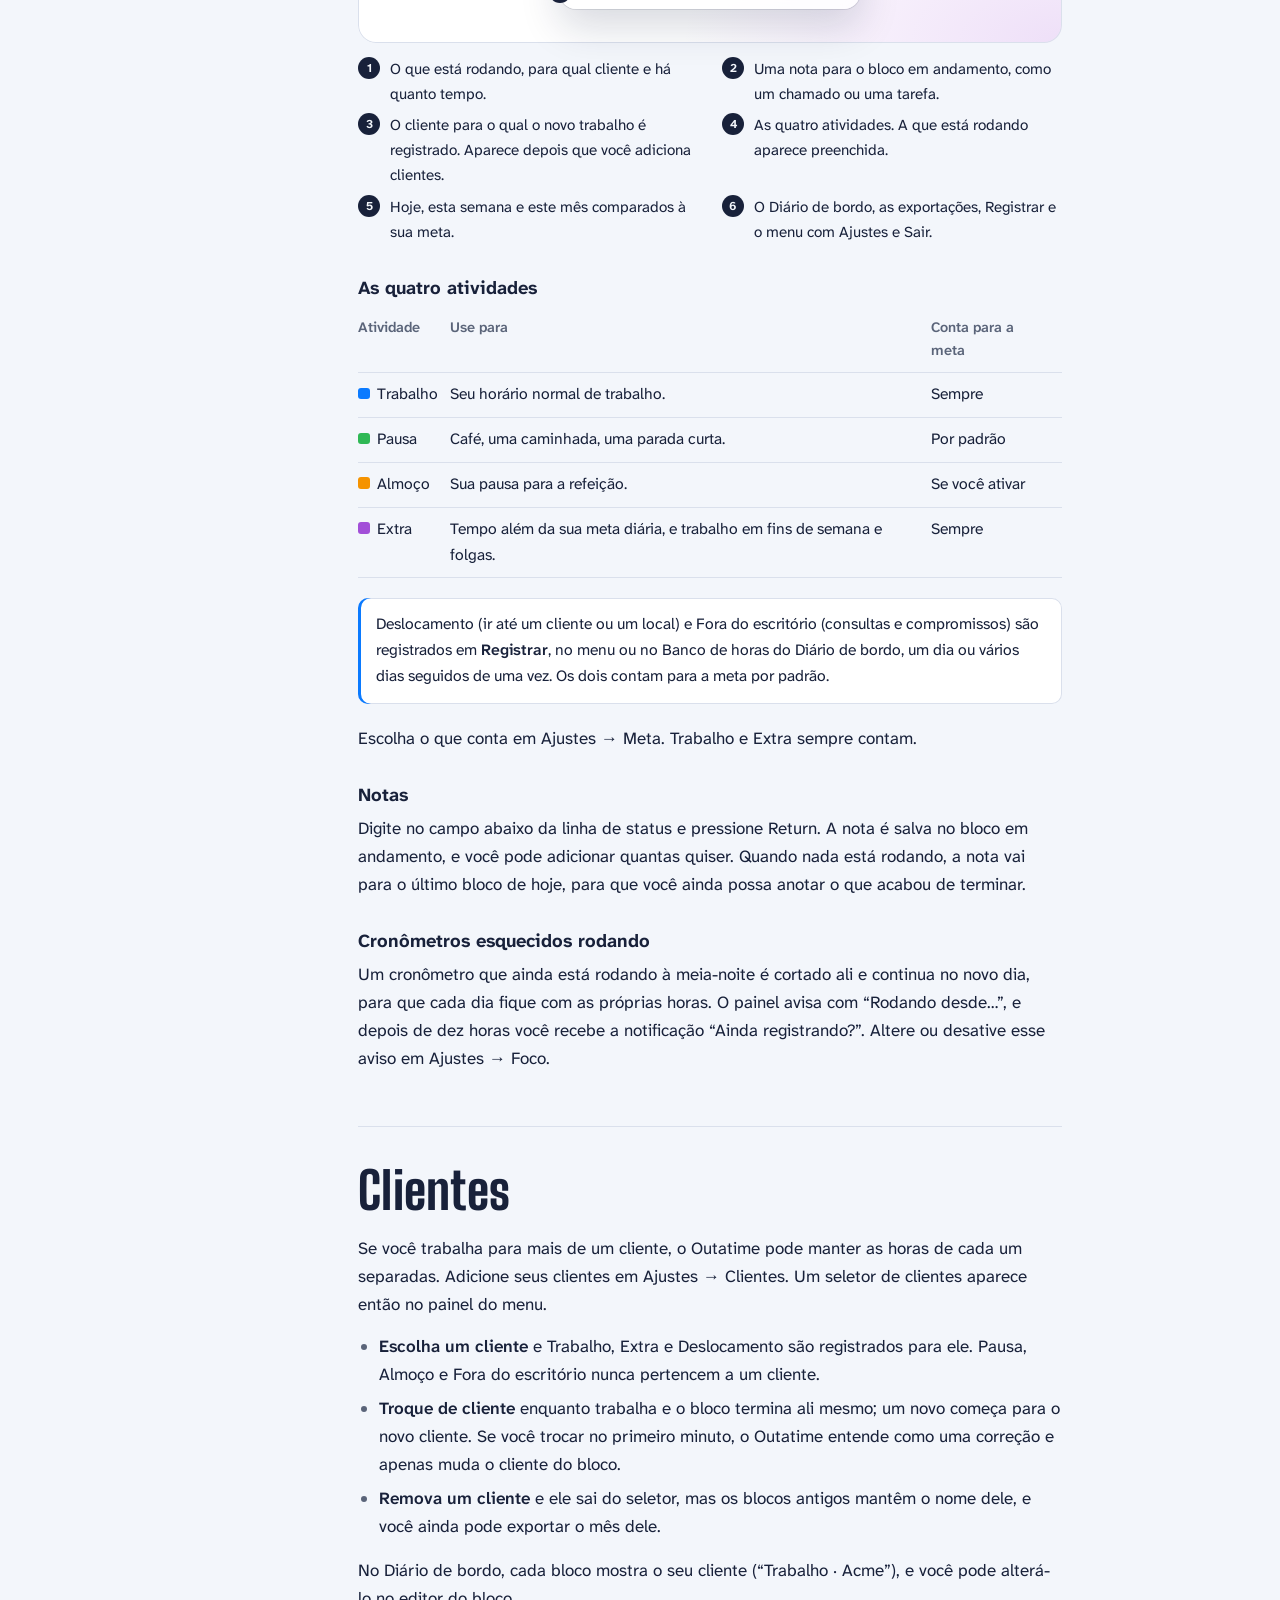
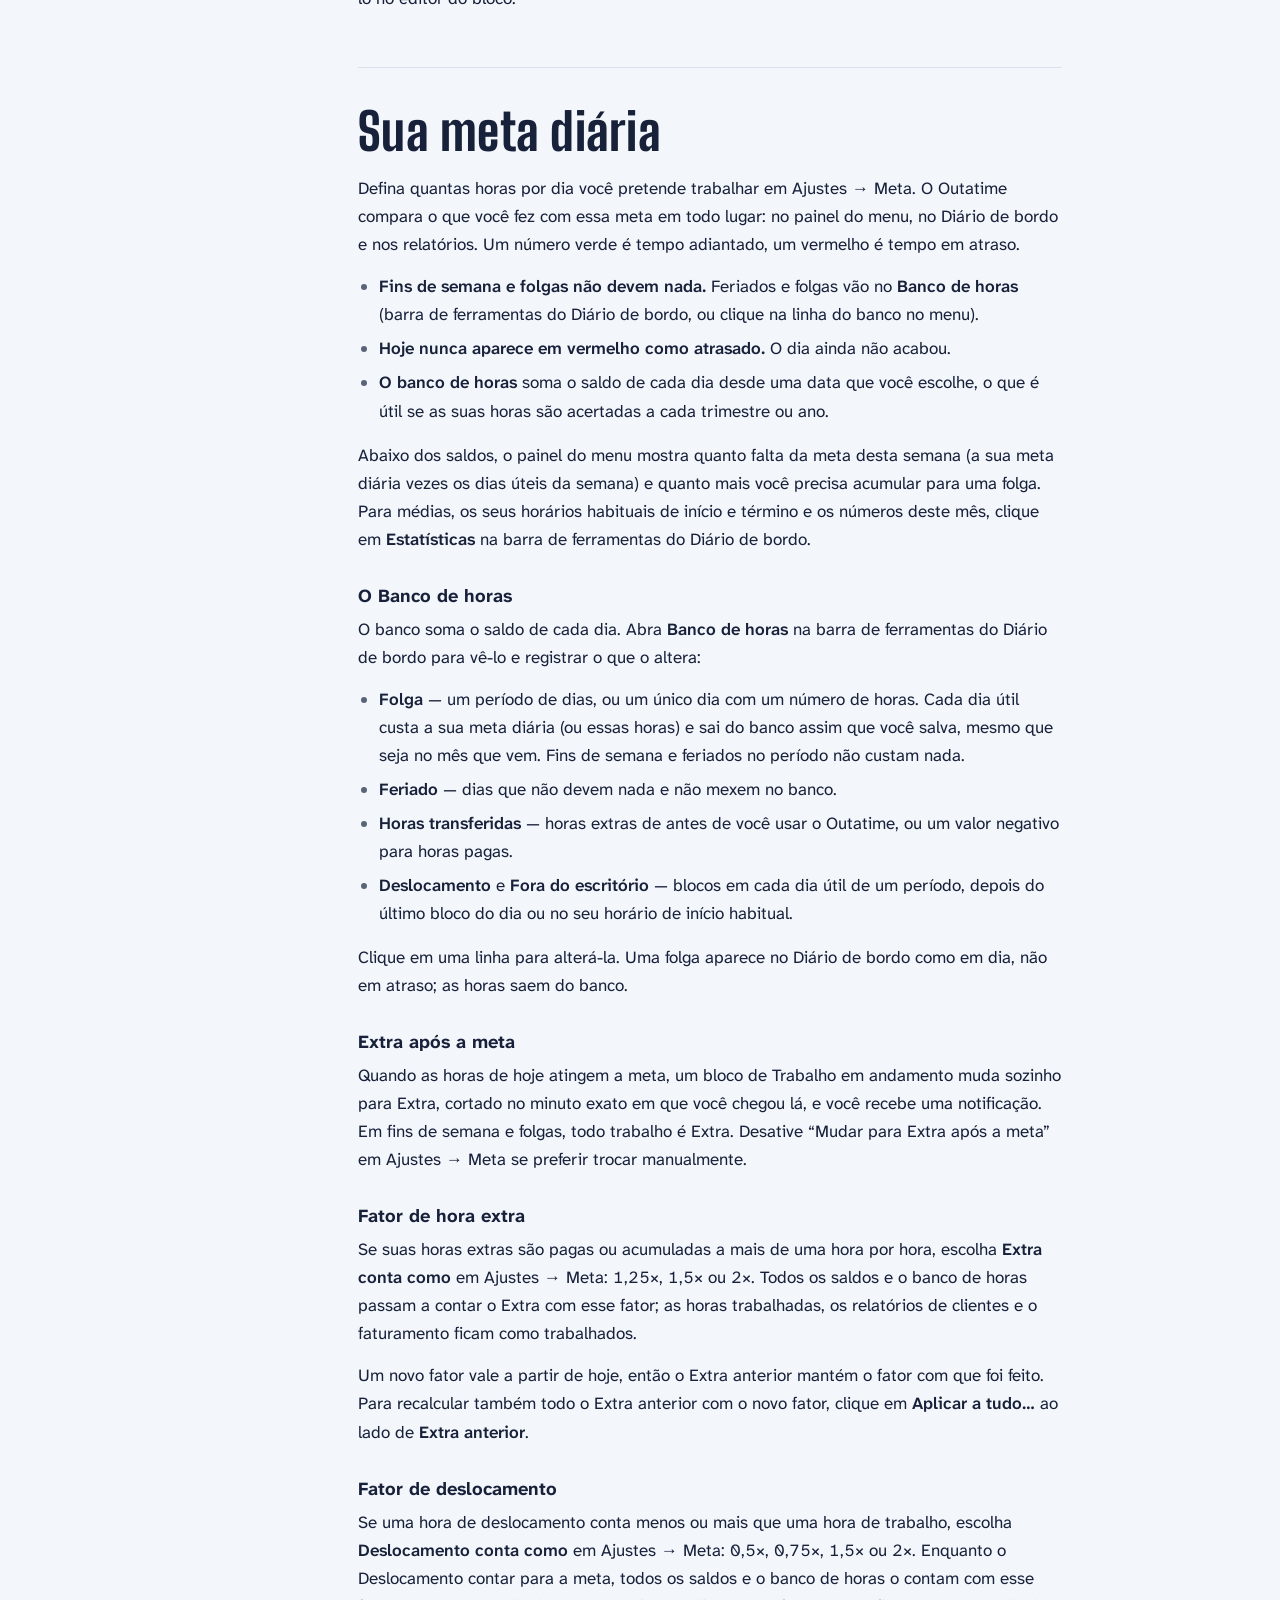
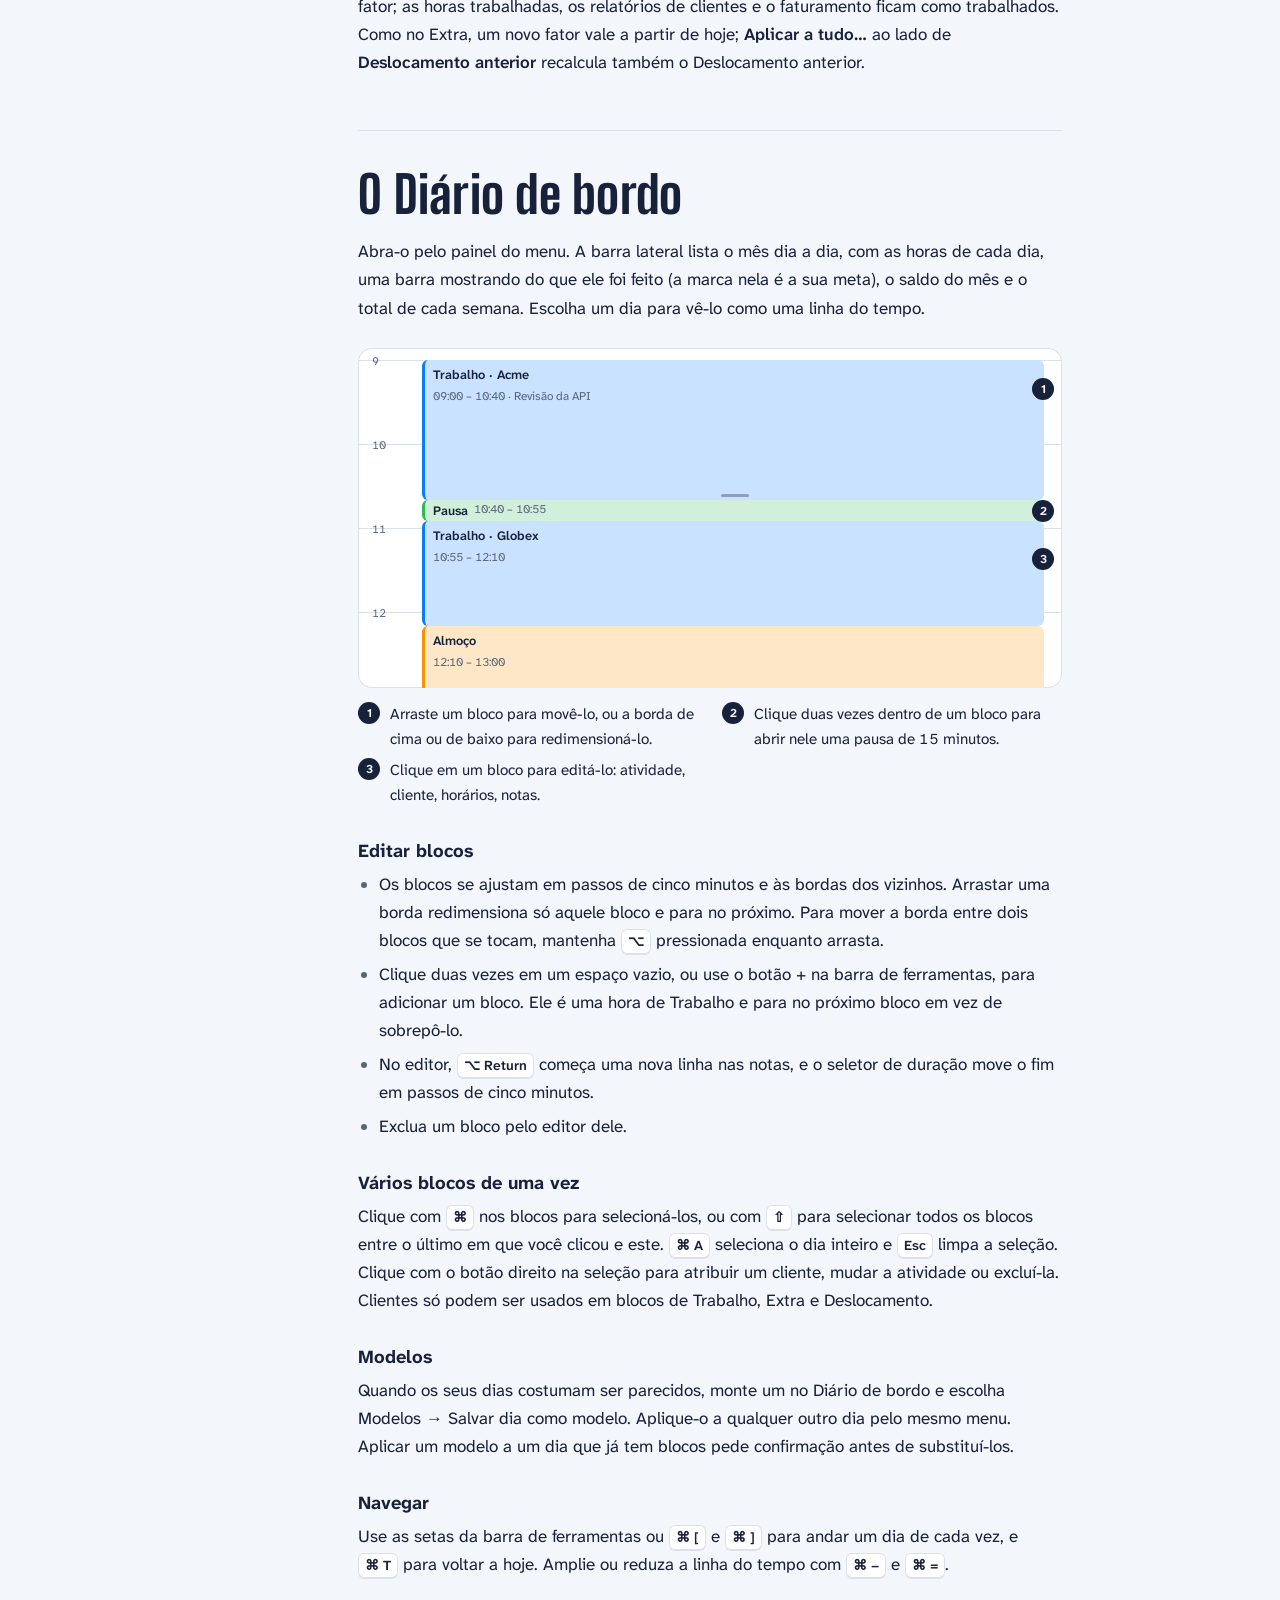
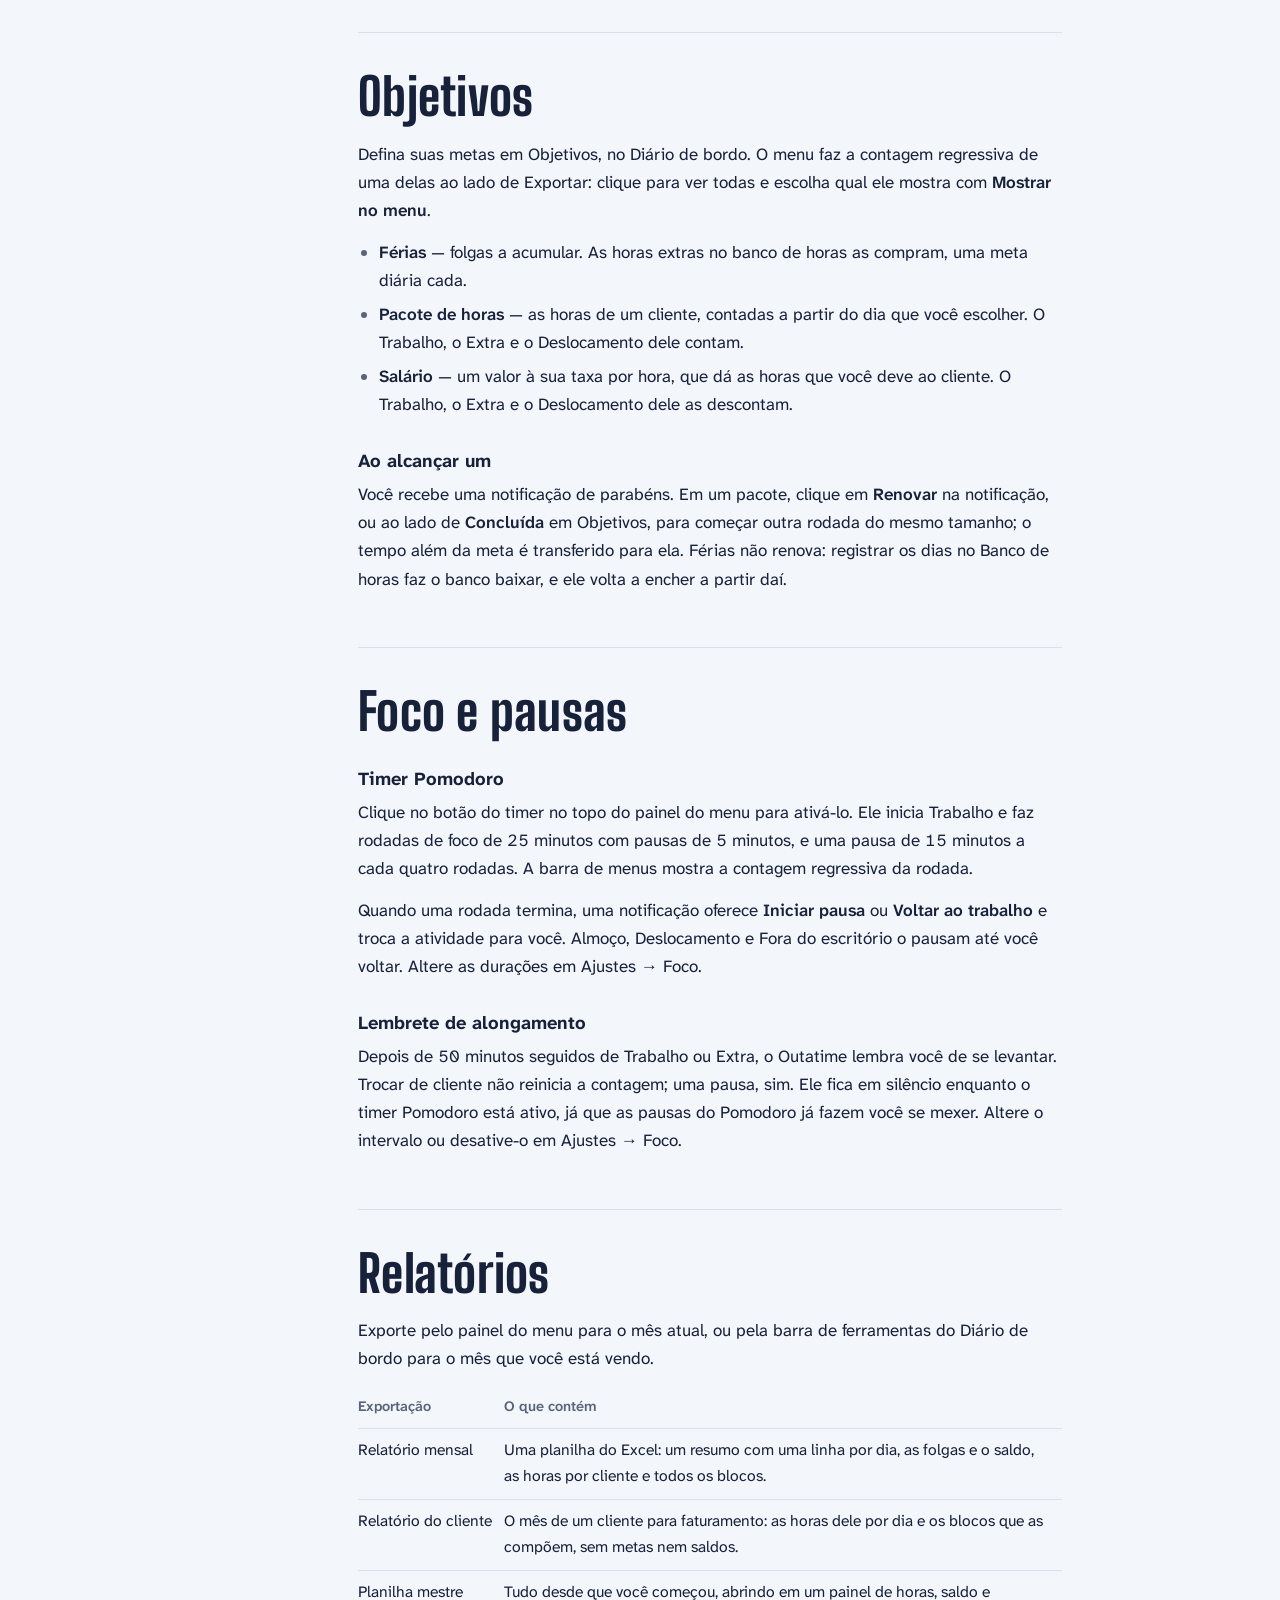
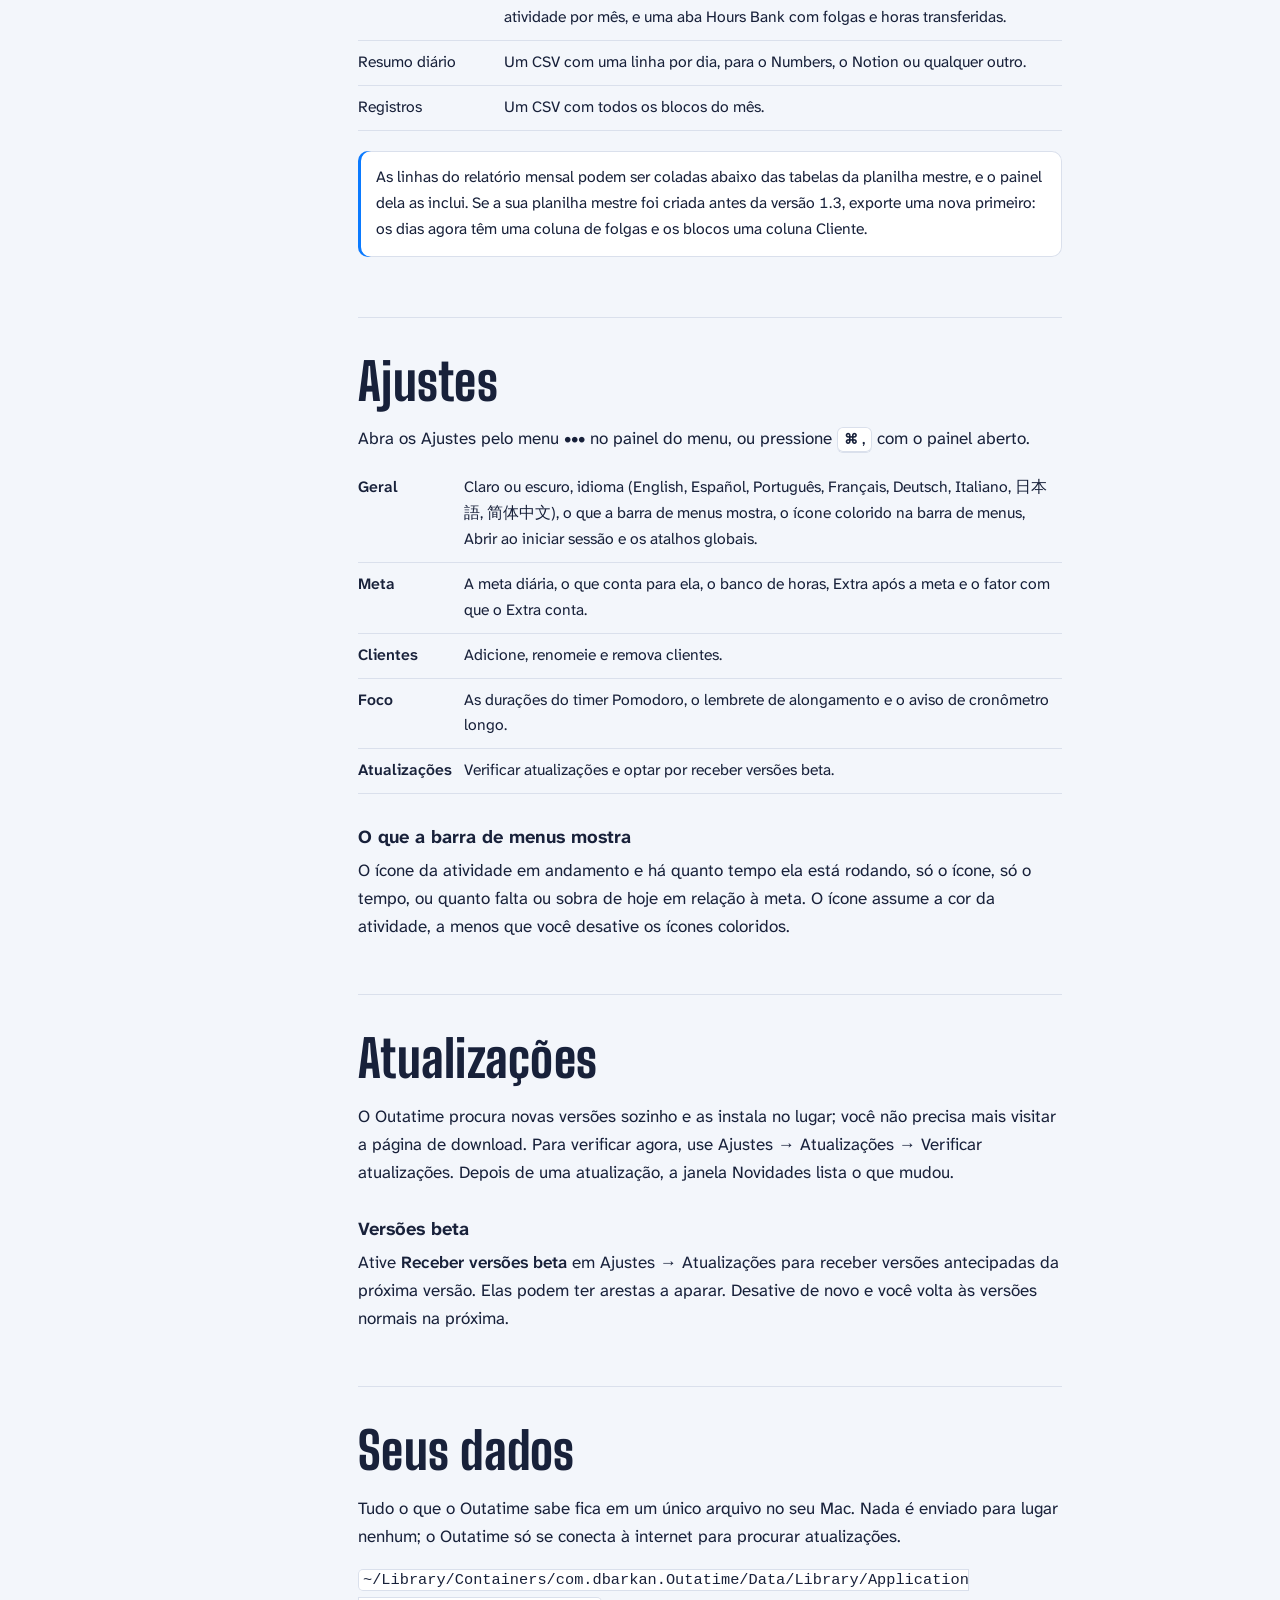
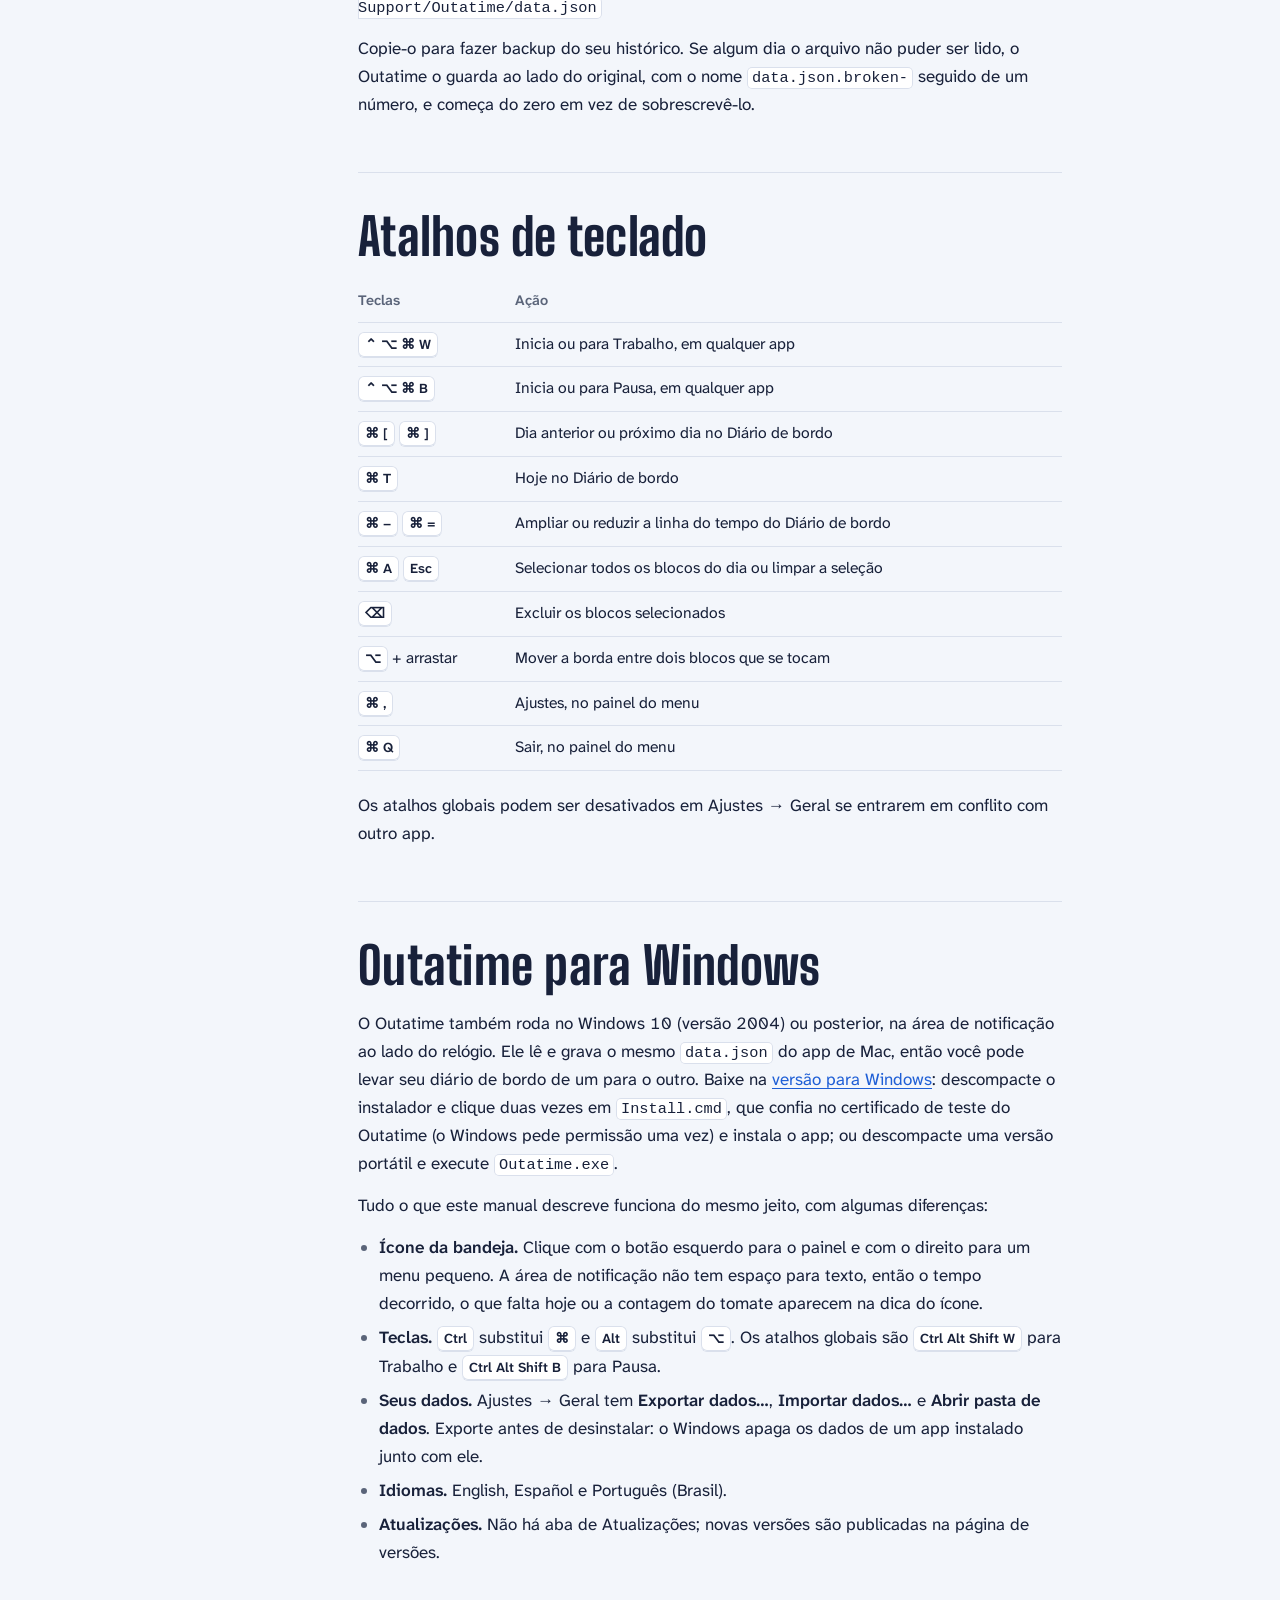
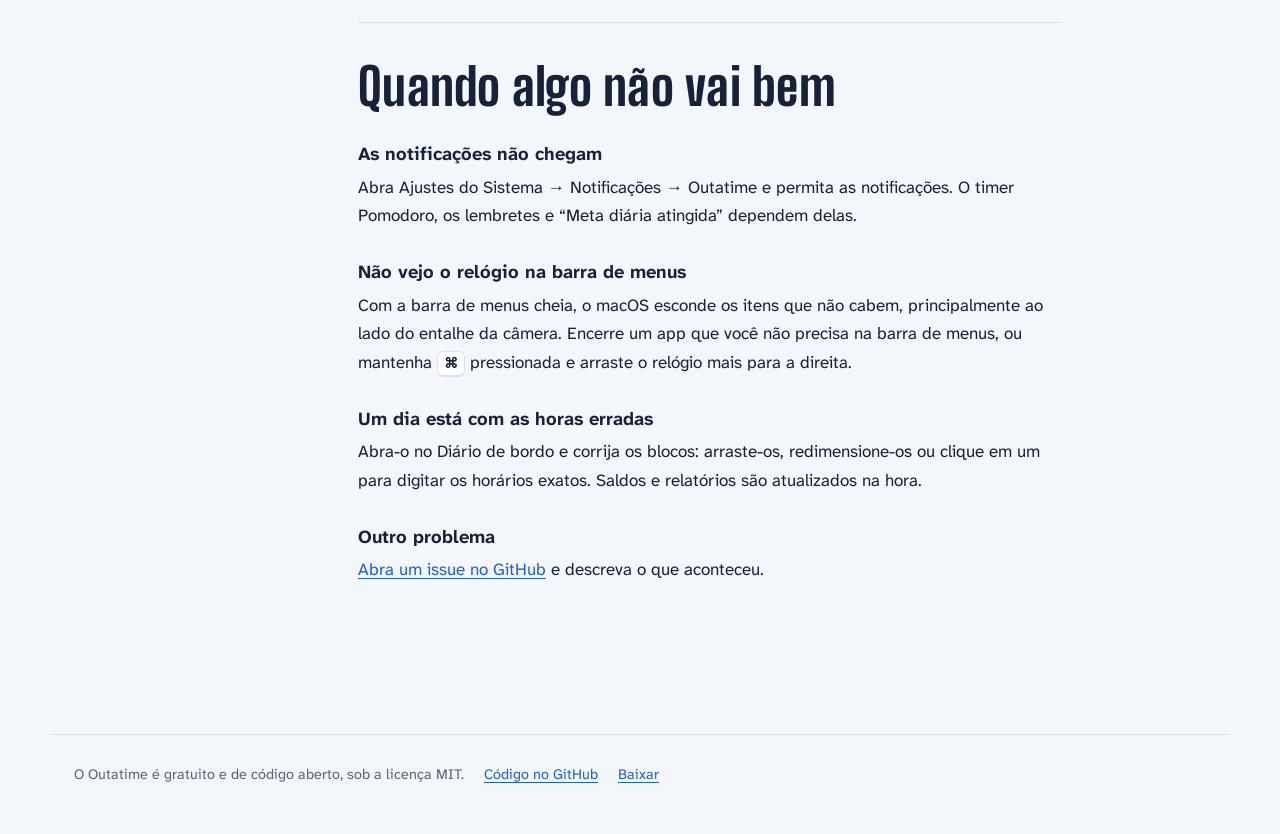
<file: docs/manual/pt-BR/index.html>
<!doctype html>
<html lang="pt-BR">
<head>
<meta charset="utf-8">
<meta name="viewport" content="width=device-width, initial-scale=1">
<title>Manual do Outatime</title>
<meta name="description" content="Como registrar o seu dia com o Outatime, o controle de horas na barra de menus do macOS.">
<link rel="icon" href="../icon.png">
<link rel="preconnect" href="https://fonts.googleapis.com">
<link rel="preconnect" href="https://fonts.gstatic.com" crossorigin>
<link href="https://fonts.googleapis.com/css2?family=Atkinson+Hyperlegible+Next:ital,wght@0,400;0,600;0,700;1,400&family=Big+Shoulders+Display:wght@600;800;900&display=swap" rel="stylesheet">
<link rel="stylesheet" href="../manual.css">
<link rel="alternate" hreflang="en" href="https://mrbarkan.github.io/Outatime/manual/">
<link rel="alternate" hreflang="es" href="https://mrbarkan.github.io/Outatime/manual/es/">
<link rel="alternate" hreflang="pt-BR" href="https://mrbarkan.github.io/Outatime/manual/pt-BR/">
<link rel="alternate" hreflang="fr" href="https://mrbarkan.github.io/Outatime/manual/fr/">
<link rel="alternate" hreflang="de" href="https://mrbarkan.github.io/Outatime/manual/de/">
<link rel="alternate" hreflang="it" href="https://mrbarkan.github.io/Outatime/manual/it/">
<link rel="alternate" hreflang="ja" href="https://mrbarkan.github.io/Outatime/manual/ja/">
<link rel="alternate" hreflang="zh-Hans" href="https://mrbarkan.github.io/Outatime/manual/zh-Hans/">
<link rel="alternate" hreflang="x-default" href="https://mrbarkan.github.io/Outatime/manual/">
<script src="../manual.js"></script>
</head>
<body>

<header class="hero">
  <div class="hero-top">
    <img src="../icon.png" alt="" width="84" height="84">
    <h1>Outatime</h1>
    <select class="lang" aria-label="Idioma"></select>
  </div>
  <p class="lede"><strong>O manual.</strong> Tudo o que o Outatime faz, do primeiro clique na barra de menus ao relatório que você envia a um cliente no fim do mês.</p>

  <figure class="ribbon" aria-label="Um dia de exemplo: trabalho a partir das nove, uma pausa para o café, almoço ao meio-dia e meia, mais trabalho e horas extras à noite.">
    <div class="ribbon-track" id="ribbon" data-labels='{"work": "Trabalho", "lunch": "Almoço", "travel": "Deslocamento", "extra": "Extra"}'></div>
    <div class="ribbon-scale" id="scale" aria-hidden="true"></div>
    <figcaption class="ribbon-caption">Um dia no Outatime: cada bloco é um trecho de uma atividade, do momento em que você a inicia até o momento em que para ou troca.</figcaption>
  </figure>
</header>

<div class="page">
  <nav class="toc" aria-label="Conteúdo">
    <p>Conteúdo</p>
    <ol id="toc"></ol>
  </nav>

  <main>
    <details class="toc-mobile"><summary>Conteúdo</summary><ol id="toc-mobile"></ol><select class="lang" aria-label="Idioma"></select></details>

    <section id="start">
      <h2>Primeiros passos</h2>
      <p>Baixe o <code>Outatime.dmg</code> da <a href="https://github.com/mrbarkan/Outatime/releases/latest">versão mais recente</a>, arraste o Outatime para Aplicativos e abra-o. É preciso ter o macOS 26 Tahoe ou posterior.</p>
      <p>O Outatime não tem ícone no Dock nem janela principal. Ele fica na barra de menus como um pequeno relógio. Clique no relógio para abrir o painel do menu, onde todo o registro acontece.</p>
      <p>Para que ele esteja à sua espera toda manhã, ative <strong>Abrir ao iniciar sessão</strong> em Ajustes → Geral.</p>
      <div class="note"><p>Permita as notificações quando o macOS perguntar. O timer Pomodoro, o lembrete de alongamento e o aviso de meta atingida chegam como notificações.</p></div>
    </section>

    <section id="tracking">
      <h2>Registrar o tempo</h2>
      <p>Clique em uma atividade para iniciá-la. Clique de novo para parar. Clicar em outra atividade para a atual e inicia a nova no mesmo instante, para que o seu dia não tenha intervalos que você não escolheu.</p>

      <figure>
        <div class="panel-wrap">
          <div class="panel" aria-hidden="true">
            <span class="pin" data-n="1" style="left:-11px;top:10px"></span>
            <div class="row status"><i class="dot" style="--c:var(--work)"></i> Trabalho <small>· Acme</small><span class="t">1:42:10</span></div>
            <span class="pin" data-n="2" style="left:-11px;top:52px"></span>
            <div class="field">No que você está trabalhando?</div>
            <span class="pin" data-n="3" style="left:-11px;top:88px"></span>
            <div class="seg"><span>Sem cliente</span><span class="on">Acme</span><span>Globex</span></div>
            <span class="pin" data-n="4" style="left:-11px;top:150px"></span>
            <div class="tiles">
              <div class="tile on" style="--c:var(--work)"><i></i>Trabalho</div>
              <div class="tile" style="--c:var(--break)"><i></i>Pausa</div>
              <div class="tile" style="--c:var(--lunch)"><i></i>Almoço</div>
              <div class="tile" style="--c:var(--extra)"><i></i>Extra</div>
            </div>
            <span class="pin" data-n="5" style="left:-11px;bottom:62px"></span>
            <div class="totals">
              <span>Hoje</span><b>6h 12m</b><span class="today">−1h 48m</span>
              <span>Esta semana</span><b>30h 40m</b><span class="plus">+0h 40m</span>
              <span>Este mês</span><b>36h 52m</b><span class="plus">+0h 52m</span>
            </div>
            <span class="pin" data-n="6" style="left:-11px;bottom:6px"></span>
            <div class="foot"><span>Diário de bordo</span><span>Exportar</span><span>Registrar</span><span>•••</span></div>
          </div>
        </div>
        <ol class="callouts">
          <li>O que está rodando, para qual cliente e há quanto tempo.</li>
          <li>Uma nota para o bloco em andamento, como um chamado ou uma tarefa.</li>
          <li>O cliente para o qual o novo trabalho é registrado. Aparece depois que você adiciona clientes.</li>
          <li>As quatro atividades. A que está rodando aparece preenchida.</li>
          <li>Hoje, esta semana e este mês comparados à sua meta.</li>
          <li>O Diário de bordo, as exportações, Registrar e o menu com Ajustes e Sair.</li>
        </ol>
      </figure>

      <h3>As quatro atividades</h3>
      <table>
        <thead><tr><th>Atividade</th><th>Use para</th><th>Conta para a meta</th></tr></thead>
        <tbody>
          <tr><td><span class="swatch" style="--c:var(--work)"></span>Trabalho</td><td>Seu horário normal de trabalho.</td><td>Sempre</td></tr>
          <tr><td><span class="swatch" style="--c:var(--break)"></span>Pausa</td><td>Café, uma caminhada, uma parada curta.</td><td>Por padrão</td></tr>
          <tr><td><span class="swatch" style="--c:var(--lunch)"></span>Almoço</td><td>Sua pausa para a refeição.</td><td>Se você ativar</td></tr>
          <tr><td><span class="swatch" style="--c:var(--extra)"></span>Extra</td><td>Tempo além da sua meta diária, e trabalho em fins de semana e folgas.</td><td>Sempre</td></tr>
        </tbody>
      </table>
      <div class="note"><p>Deslocamento (ir até um cliente ou um local) e Fora do escritório (consultas e compromissos) são registrados em <strong>Registrar</strong>, no menu ou no Banco de horas do Diário de bordo, um dia ou vários dias seguidos de uma vez. Os dois contam para a meta por padrão.</p></div>
      <p>Escolha o que conta em Ajustes → Meta. Trabalho e Extra sempre contam.</p>

      <h3>Notas</h3>
      <p>Digite no campo abaixo da linha de status e pressione Return. A nota é salva no bloco em andamento, e você pode adicionar quantas quiser. Quando nada está rodando, a nota vai para o último bloco de hoje, para que você ainda possa anotar o que acabou de terminar.</p>

      <h3>Cronômetros esquecidos rodando</h3>
      <p>Um cronômetro que ainda está rodando à meia-noite é cortado ali e continua no novo dia, para que cada dia fique com as próprias horas. O painel avisa com “Rodando desde…”, e depois de dez horas você recebe a notificação “Ainda registrando?”. Altere ou desative esse aviso em Ajustes → Foco.</p>
    </section>

    <section id="clients">
      <h2>Clientes</h2>
      <p>Se você trabalha para mais de um cliente, o Outatime pode manter as horas de cada um separadas. Adicione seus clientes em Ajustes → Clientes. Um seletor de clientes aparece então no painel do menu.</p>
      <ul>
        <li><strong>Escolha um cliente</strong> e Trabalho, Extra e Deslocamento são registrados para ele. Pausa, Almoço e Fora do escritório nunca pertencem a um cliente.</li>
        <li><strong>Troque de cliente</strong> enquanto trabalha e o bloco termina ali mesmo; um novo começa para o novo cliente. Se você trocar no primeiro minuto, o Outatime entende como uma correção e apenas muda o cliente do bloco.</li>
        <li><strong>Remova um cliente</strong> e ele sai do seletor, mas os blocos antigos mantêm o nome dele, e você ainda pode exportar o mês dele.</li>
      </ul>
      <p>No Diário de bordo, cada bloco mostra o seu cliente (“Trabalho · Acme”), e você pode alterá-lo no editor do bloco.</p>
    </section>

    <section id="target">
      <h2>Sua meta diária</h2>
      <p>Defina quantas horas por dia você pretende trabalhar em Ajustes → Meta. O Outatime compara o que você fez com essa meta em todo lugar: no painel do menu, no Diário de bordo e nos relatórios. Um número verde é tempo adiantado, um vermelho é tempo em atraso.</p>
      <ul>
        <li><strong>Fins de semana e folgas não devem nada.</strong> Feriados e folgas vão no <strong>Banco de horas</strong> (barra de ferramentas do Diário de bordo, ou clique na linha do banco no menu).</li>
        <li><strong>Hoje nunca aparece em vermelho como atrasado.</strong> O dia ainda não acabou.</li>
        <li><strong>O banco de horas</strong> soma o saldo de cada dia desde uma data que você escolhe, o que é útil se as suas horas são acertadas a cada trimestre ou ano.</li>
      </ul>
      <p>Abaixo dos saldos, o painel do menu mostra quanto falta da meta desta semana (a sua meta diária vezes os dias úteis da semana) e quanto mais você precisa acumular para uma folga. Para médias, os seus horários habituais de início e término e os números deste mês, clique em <strong>Estatísticas</strong> na barra de ferramentas do Diário de bordo.</p>
      <h3>O Banco de horas</h3>
      <p>O banco soma o saldo de cada dia. Abra <strong>Banco de horas</strong> na barra de ferramentas do Diário de bordo para vê-lo e registrar o que o altera:</p>
      <ul>
        <li><strong>Folga</strong> — um período de dias, ou um único dia com um número de horas. Cada dia útil custa a sua meta diária (ou essas horas) e sai do banco assim que você salva, mesmo que seja no mês que vem. Fins de semana e feriados no período não custam nada.</li>
        <li><strong>Feriado</strong> — dias que não devem nada e não mexem no banco.</li>
        <li><strong>Horas transferidas</strong> — horas extras de antes de você usar o Outatime, ou um valor negativo para horas pagas.</li>
        <li><strong>Deslocamento</strong> e <strong>Fora do escritório</strong> — blocos em cada dia útil de um período, depois do último bloco do dia ou no seu horário de início habitual.</li>
      </ul>
      <p>Clique em uma linha para alterá-la. Uma folga aparece no Diário de bordo como em dia, não em atraso; as horas saem do banco.</p>
      <h3>Extra após a meta</h3>
      <p>Quando as horas de hoje atingem a meta, um bloco de Trabalho em andamento muda sozinho para Extra, cortado no minuto exato em que você chegou lá, e você recebe uma notificação. Em fins de semana e folgas, todo trabalho é Extra. Desative “Mudar para Extra após a meta” em Ajustes → Meta se preferir trocar manualmente.</p>
      <h3>Fator de hora extra</h3>
      <p>Se suas horas extras são pagas ou acumuladas a mais de uma hora por hora, escolha <strong>Extra conta como</strong> em Ajustes → Meta: 1,25×, 1,5× ou 2×. Todos os saldos e o banco de horas passam a contar o Extra com esse fator; as horas trabalhadas, os relatórios de clientes e o faturamento ficam como trabalhados.</p>
      <p>Um novo fator vale a partir de hoje, então o Extra anterior mantém o fator com que foi feito. Para recalcular também todo o Extra anterior com o novo fator, clique em <strong>Aplicar a tudo…</strong> ao lado de <strong>Extra anterior</strong>.</p>
      <h3>Fator de deslocamento</h3>
      <p>Se uma hora de deslocamento conta menos ou mais que uma hora de trabalho, escolha <strong>Deslocamento conta como</strong> em Ajustes → Meta: 0,5×, 0,75×, 1,5× ou 2×. Enquanto o Deslocamento contar para a meta, todos os saldos e o banco de horas o contam com esse fator; as horas trabalhadas, os relatórios de clientes e o faturamento ficam como trabalhados. Como no Extra, um novo fator vale a partir de hoje; <strong>Aplicar a tudo…</strong> ao lado de <strong>Deslocamento anterior</strong> recalcula também o Deslocamento anterior.</p>
    </section>

    <section id="logbook">
      <h2>O Diário de bordo</h2>
      <p>Abra-o pelo painel do menu. A barra lateral lista o mês dia a dia, com as horas de cada dia, uma barra mostrando do que ele foi feito (a marca nela é a sua meta), o saldo do mês e o total de cada semana. Escolha um dia para vê-lo como uma linha do tempo.</p>

      <figure>
        <div class="day" aria-hidden="true">
          <div class="h" style="top:12px"><span>9</span></div>
          <div class="h" style="top:96px"><span>10</span></div>
          <div class="h" style="top:180px"><span>11</span></div>
          <div class="h" style="top:264px"><span>12</span></div>
          <div class="b" style="--c:var(--work);top:12px;height:140px"><strong>Trabalho · Acme</strong><small>09:00 – 10:40 · Revisão da API</small><span class="grip" style="bottom:3px"></span></div>
          <span class="pin" data-n="1" style="right:8px;top:30px"></span>
          <div class="b short" style="--c:var(--break);top:152px;height:21px"><strong>Pausa</strong><small>10:40 – 10:55</small></div>
          <span class="pin" data-n="2" style="right:8px;top:152px"></span>
          <div class="b" style="--c:var(--work);top:173px;height:105px"><strong>Trabalho · Globex</strong><small>10:55 – 12:10</small></div>
          <span class="pin" data-n="3" style="right:8px;top:200px"></span>
          <div class="b" style="--c:var(--lunch);top:278px;height:80px"><strong>Almoço</strong><small>12:10 – 13:00</small></div>
        </div>
        <ol class="callouts">
          <li>Arraste um bloco para movê-lo, ou a borda de cima ou de baixo para redimensioná-lo.</li>
          <li>Clique duas vezes dentro de um bloco para abrir nele uma pausa de 15 minutos.</li>
          <li>Clique em um bloco para editá-lo: atividade, cliente, horários, notas.</li>
        </ol>
      </figure>

      <h3>Editar blocos</h3>
      <ul>
        <li>Os blocos se ajustam em passos de cinco minutos e às bordas dos vizinhos. Arrastar uma borda redimensiona só aquele bloco e para no próximo. Para mover a borda entre dois blocos que se tocam, mantenha <kbd>⌥</kbd> pressionada enquanto arrasta.</li>
        <li>Clique duas vezes em um espaço vazio, ou use o botão + na barra de ferramentas, para adicionar um bloco. Ele é uma hora de Trabalho e para no próximo bloco em vez de sobrepô-lo.</li>
        <li>No editor, <kbd>⌥ Return</kbd> começa uma nova linha nas notas, e o seletor de duração move o fim em passos de cinco minutos.</li>
        <li>Exclua um bloco pelo editor dele.</li>
      </ul>

      <h3>Vários blocos de uma vez</h3>
      <p>Clique com <kbd>⌘</kbd> nos blocos para selecioná-los, ou com <kbd>⇧</kbd> para selecionar todos os blocos entre o último em que você clicou e este. <kbd>⌘ A</kbd> seleciona o dia inteiro e <kbd>Esc</kbd> limpa a seleção. Clique com o botão direito na seleção para atribuir um cliente, mudar a atividade ou excluí-la. Clientes só podem ser usados em blocos de Trabalho, Extra e Deslocamento.</p>

      <h3>Modelos</h3>
      <p>Quando os seus dias costumam ser parecidos, monte um no Diário de bordo e escolha Modelos → Salvar dia como modelo. Aplique-o a qualquer outro dia pelo mesmo menu. Aplicar um modelo a um dia que já tem blocos pede confirmação antes de substituí-los.</p>

      <h3>Navegar</h3>
      <p>Use as setas da barra de ferramentas ou <kbd>⌘ [</kbd> e <kbd>⌘ ]</kbd> para andar um dia de cada vez, e <kbd>⌘ T</kbd> para voltar a hoje. Amplie ou reduza a linha do tempo com <kbd>⌘ −</kbd> e <kbd>⌘ =</kbd>.</p>
    </section>

    <section id="objectives">
      <h2>Objetivos</h2>
      <p>Defina suas metas em Objetivos, no Diário de bordo. O menu faz a contagem regressiva de uma delas ao lado de Exportar: clique para ver todas e escolha qual ele mostra com <strong>Mostrar no menu</strong>.</p>
      <ul>
        <li><strong>Férias</strong> — folgas a acumular. As horas extras no banco de horas as compram, uma meta diária cada.</li>
        <li><strong>Pacote de horas</strong> — as horas de um cliente, contadas a partir do dia que você escolher. O Trabalho, o Extra e o Deslocamento dele contam.</li>
        <li><strong>Salário</strong> — um valor à sua taxa por hora, que dá as horas que você deve ao cliente. O Trabalho, o Extra e o Deslocamento dele as descontam.</li>
      </ul>
      <h3>Ao alcançar um</h3>
      <p>Você recebe uma notificação de parabéns. Em um pacote, clique em <strong>Renovar</strong> na notificação, ou ao lado de <strong>Concluída</strong> em Objetivos, para começar outra rodada do mesmo tamanho; o tempo além da meta é transferido para ela. Férias não renova: registrar os dias no Banco de horas faz o banco baixar, e ele volta a encher a partir daí.</p>
    </section>

    <section id="focus">
      <h2>Foco e pausas</h2>
      <h3>Timer Pomodoro</h3>
      <p>Clique no botão do timer no topo do painel do menu para ativá-lo. Ele inicia Trabalho e faz rodadas de foco de 25 minutos com pausas de 5 minutos, e uma pausa de 15 minutos a cada quatro rodadas. A barra de menus mostra a contagem regressiva da rodada.</p>
      <p>Quando uma rodada termina, uma notificação oferece <strong>Iniciar pausa</strong> ou <strong>Voltar ao trabalho</strong> e troca a atividade para você. Almoço, Deslocamento e Fora do escritório o pausam até você voltar. Altere as durações em Ajustes → Foco.</p>
      <h3>Lembrete de alongamento</h3>
      <p>Depois de 50 minutos seguidos de Trabalho ou Extra, o Outatime lembra você de se levantar. Trocar de cliente não reinicia a contagem; uma pausa, sim. Ele fica em silêncio enquanto o timer Pomodoro está ativo, já que as pausas do Pomodoro já fazem você se mexer. Altere o intervalo ou desative-o em Ajustes → Foco.</p>
    </section>

    <section id="reports">
      <h2>Relatórios</h2>
      <p>Exporte pelo painel do menu para o mês atual, ou pela barra de ferramentas do Diário de bordo para o mês que você está vendo.</p>
      <table>
        <thead><tr><th>Exportação</th><th>O que contém</th></tr></thead>
        <tbody>
          <tr><td>Relatório mensal</td><td>Uma planilha do Excel: um resumo com uma linha por dia, as folgas e o saldo, as horas por cliente e todos os blocos.</td></tr>
          <tr><td>Relatório do cliente</td><td>O mês de um cliente para faturamento: as horas dele por dia e os blocos que as compõem, sem metas nem saldos.</td></tr>
          <tr><td>Planilha mestre</td><td>Tudo desde que você começou, abrindo em um painel de horas, saldo e atividade por mês, e uma aba Hours Bank com folgas e horas transferidas.</td></tr>
          <tr><td>Resumo diário</td><td>Um CSV com uma linha por dia, para o Numbers, o Notion ou qualquer outro.</td></tr>
          <tr><td>Registros</td><td>Um CSV com todos os blocos do mês.</td></tr>
        </tbody>
      </table>
      <div class="note"><p>As linhas do relatório mensal podem ser coladas abaixo das tabelas da planilha mestre, e o painel dela as inclui. Se a sua planilha mestre foi criada antes da versão 1.3, exporte uma nova primeiro: os dias agora têm uma coluna de folgas e os blocos uma coluna Cliente.</p></div>
    </section>

    <section id="settings">
      <h2>Ajustes</h2>
      <p>Abra os Ajustes pelo menu ••• no painel do menu, ou pressione <kbd>⌘ ,</kbd> com o painel aberto.</p>
      <table>
        <tbody>
          <tr><td><strong>Geral</strong></td><td>Claro ou escuro, idioma (English, Español, Português, Français, Deutsch, Italiano, 日本語, 简体中文), o que a barra de menus mostra, o ícone colorido na barra de menus, Abrir ao iniciar sessão e os atalhos globais.</td></tr>
          <tr><td><strong>Meta</strong></td><td>A meta diária, o que conta para ela, o banco de horas, Extra após a meta e o fator com que o Extra conta.</td></tr>
          <tr><td><strong>Clientes</strong></td><td>Adicione, renomeie e remova clientes.</td></tr>
          <tr><td><strong>Foco</strong></td><td>As durações do timer Pomodoro, o lembrete de alongamento e o aviso de cronômetro longo.</td></tr>
          <tr><td><strong>Atualizações</strong></td><td>Verificar atualizações e optar por receber versões beta.</td></tr>
        </tbody>
      </table>
      <h3>O que a barra de menus mostra</h3>
      <p>O ícone da atividade em andamento e há quanto tempo ela está rodando, só o ícone, só o tempo, ou quanto falta ou sobra de hoje em relação à meta. O ícone assume a cor da atividade, a menos que você desative os ícones coloridos.</p>
    </section>

    <section id="updates">
      <h2>Atualizações</h2>
      <p>O Outatime procura novas versões sozinho e as instala no lugar; você não precisa mais visitar a página de download. Para verificar agora, use Ajustes → Atualizações → Verificar atualizações. Depois de uma atualização, a janela Novidades lista o que mudou.</p>
      <h3>Versões beta</h3>
      <p>Ative <strong>Receber versões beta</strong> em Ajustes → Atualizações para receber versões antecipadas da próxima versão. Elas podem ter arestas a aparar. Desative de novo e você volta às versões normais na próxima.</p>
    </section>

    <section id="data">
      <h2>Seus dados</h2>
      <p>Tudo o que o Outatime sabe fica em um único arquivo no seu Mac. Nada é enviado para lugar nenhum; o Outatime só se conecta à internet para procurar atualizações.</p>
      <p><code>~/Library/Containers/com.dbarkan.Outatime/Data/Library/Application Support/Outatime/data.json</code></p>
      <p>Copie-o para fazer backup do seu histórico. Se algum dia o arquivo não puder ser lido, o Outatime o guarda ao lado do original, com o nome <code>data.json.broken-</code> seguido de um número, e começa do zero em vez de sobrescrevê-lo.</p>
    </section>

    <section id="shortcuts">
      <h2>Atalhos de teclado</h2>
      <table>
        <thead><tr><th>Teclas</th><th>Ação</th></tr></thead>
        <tbody>
          <tr><td><kbd>⌃ ⌥ ⌘ W</kbd></td><td>Inicia ou para Trabalho, em qualquer app</td></tr>
          <tr><td><kbd>⌃ ⌥ ⌘ B</kbd></td><td>Inicia ou para Pausa, em qualquer app</td></tr>
          <tr><td><kbd>⌘ [</kbd> <kbd>⌘ ]</kbd></td><td>Dia anterior ou próximo dia no Diário de bordo</td></tr>
          <tr><td><kbd>⌘ T</kbd></td><td>Hoje no Diário de bordo</td></tr>
          <tr><td><kbd>⌘ −</kbd> <kbd>⌘ =</kbd></td><td>Ampliar ou reduzir a linha do tempo do Diário de bordo</td></tr>
          <tr><td><kbd>⌘ A</kbd> <kbd>Esc</kbd></td><td>Selecionar todos os blocos do dia ou limpar a seleção</td></tr>
          <tr><td><kbd>⌫</kbd></td><td>Excluir os blocos selecionados</td></tr>
          <tr><td><kbd>⌥</kbd> + arrastar</td><td>Mover a borda entre dois blocos que se tocam</td></tr>
          <tr><td><kbd>⌘ ,</kbd></td><td>Ajustes, no painel do menu</td></tr>
          <tr><td><kbd>⌘ Q</kbd></td><td>Sair, no painel do menu</td></tr>
        </tbody>
      </table>
      <p>Os atalhos globais podem ser desativados em Ajustes → Geral se entrarem em conflito com outro app.</p>
    </section>

    <section id="windows">
      <h2>Outatime para Windows</h2>
      <p>O Outatime também roda no Windows 10 (versão 2004) ou posterior, na área de notificação ao lado do relógio. Ele lê e grava o mesmo <code>data.json</code> do app de Mac, então você pode levar seu diário de bordo de um para o outro. Baixe na <a href="https://github.com/mrbarkan/Outatime/releases/tag/windows-v1.0">versão para Windows</a>: descompacte o instalador e clique duas vezes em <code>Install.cmd</code>, que confia no certificado de teste do Outatime (o Windows pede permissão uma vez) e instala o app; ou descompacte uma versão portátil e execute <code>Outatime.exe</code>.</p>
      <p>Tudo o que este manual descreve funciona do mesmo jeito, com algumas diferenças:</p>
      <ul>
        <li><strong>Ícone da bandeja.</strong> Clique com o botão esquerdo para o painel e com o direito para um menu pequeno. A área de notificação não tem espaço para texto, então o tempo decorrido, o que falta hoje ou a contagem do tomate aparecem na dica do ícone.</li>
        <li><strong>Teclas.</strong> <kbd>Ctrl</kbd> substitui <kbd>⌘</kbd> e <kbd>Alt</kbd> substitui <kbd>⌥</kbd>. Os atalhos globais são <kbd>Ctrl Alt Shift W</kbd> para Trabalho e <kbd>Ctrl Alt Shift B</kbd> para Pausa.</li>
        <li><strong>Seus dados.</strong> Ajustes → Geral tem <strong>Exportar dados…</strong>, <strong>Importar dados…</strong> e <strong>Abrir pasta de dados</strong>. Exporte antes de desinstalar: o Windows apaga os dados de um app instalado junto com ele.</li>
        <li><strong>Idiomas.</strong> English, Español e Português (Brasil).</li>
        <li><strong>Atualizações.</strong> Não há aba de Atualizações; novas versões são publicadas na página de versões.</li>
      </ul>
    </section>

    <section id="help">
      <h2>Quando algo não vai bem</h2>
      <h3>As notificações não chegam</h3>
      <p>Abra Ajustes do Sistema → Notificações → Outatime e permita as notificações. O timer Pomodoro, os lembretes e “Meta diária atingida” dependem delas.</p>
      <h3>Não vejo o relógio na barra de menus</h3>
      <p>Com a barra de menus cheia, o macOS esconde os itens que não cabem, principalmente ao lado do entalhe da câmera. Encerre um app que você não precisa na barra de menus, ou mantenha <kbd>⌘</kbd> pressionada e arraste o relógio mais para a direita.</p>
      <h3>Um dia está com as horas erradas</h3>
      <p>Abra-o no Diário de bordo e corrija os blocos: arraste-os, redimensione-os ou clique em um para digitar os horários exatos. Saldos e relatórios são atualizados na hora.</p>
      <h3>Outro problema</h3>
      <p><a href="https://github.com/mrbarkan/Outatime/issues">Abra um issue no GitHub</a> e descreva o que aconteceu.</p>
    </section>
  </main>
</div>

<footer class="foot-page">
  <span>O Outatime é gratuito e de código aberto, sob a licença MIT.</span>
  <a href="https://github.com/mrbarkan/Outatime">Código no GitHub</a>
  <a href="https://github.com/mrbarkan/Outatime/releases/latest">Baixar</a>
</footer>

</body>
</html>
</file>
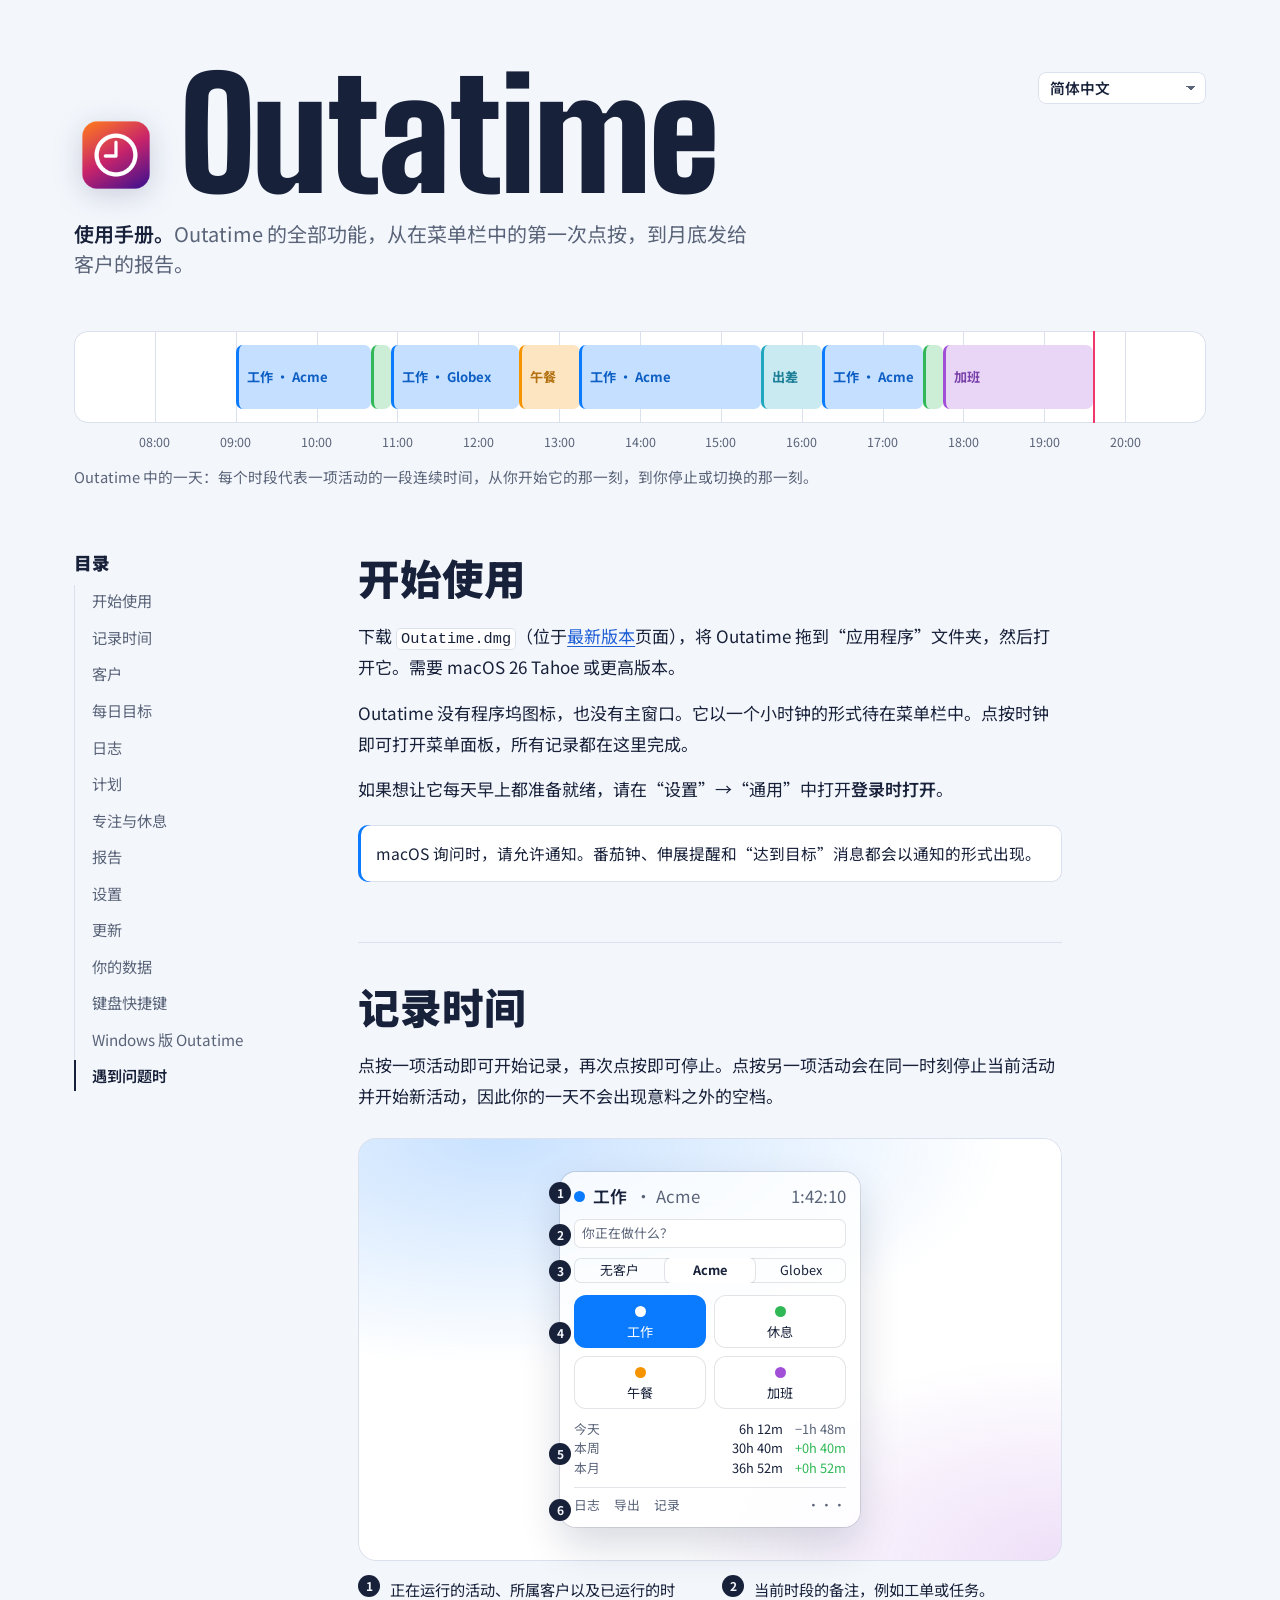
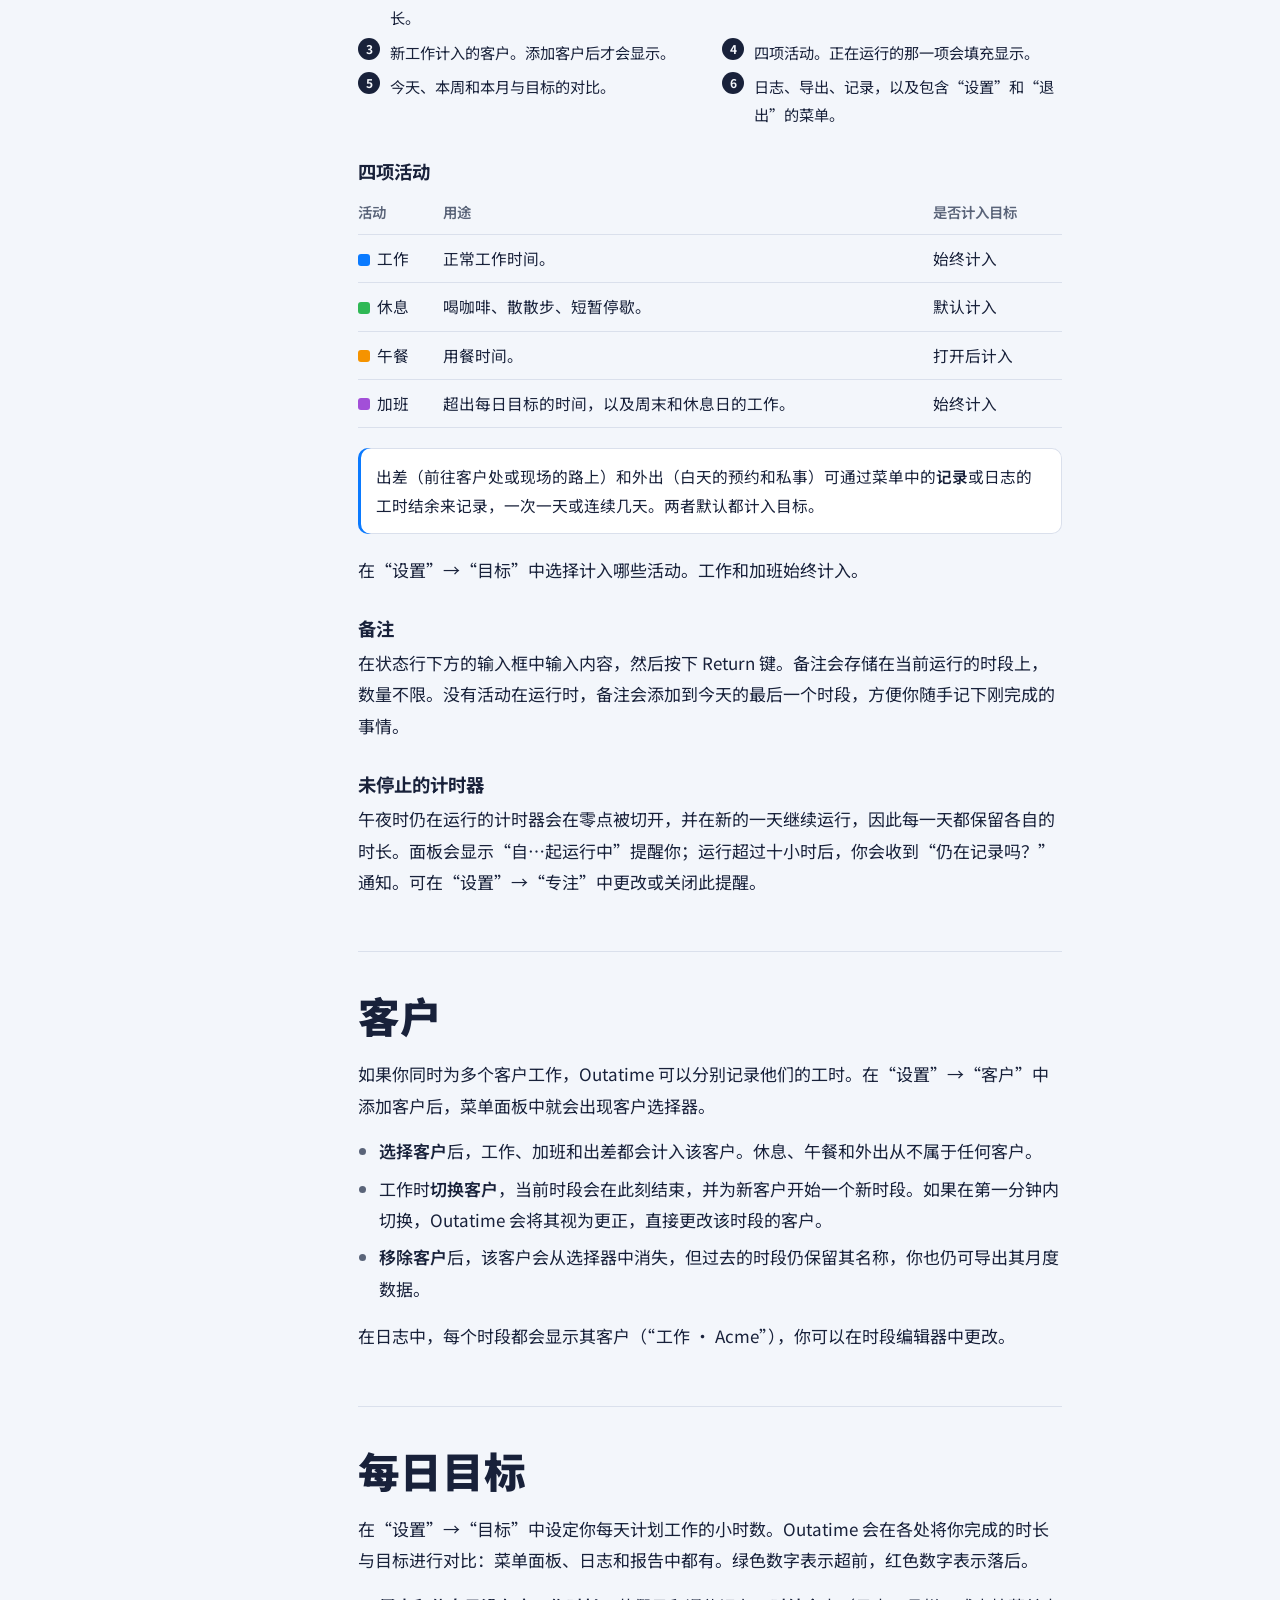
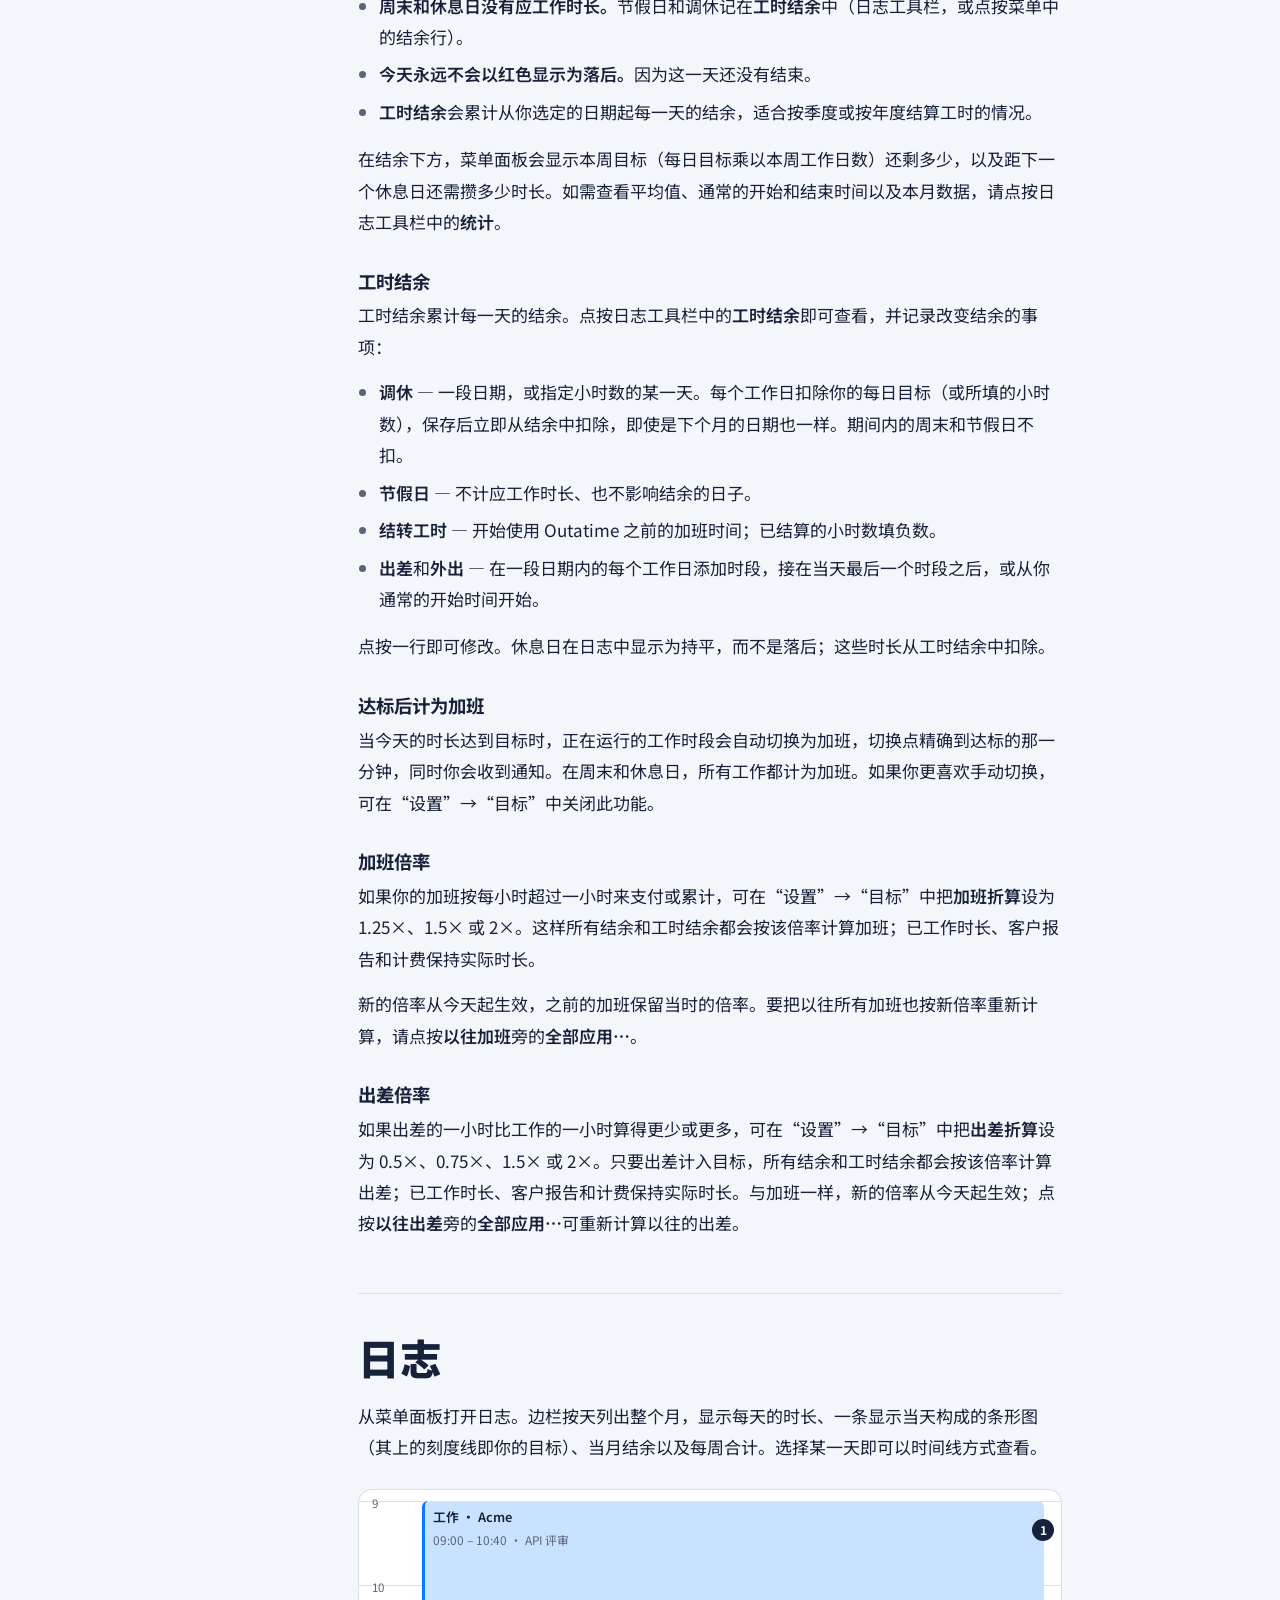
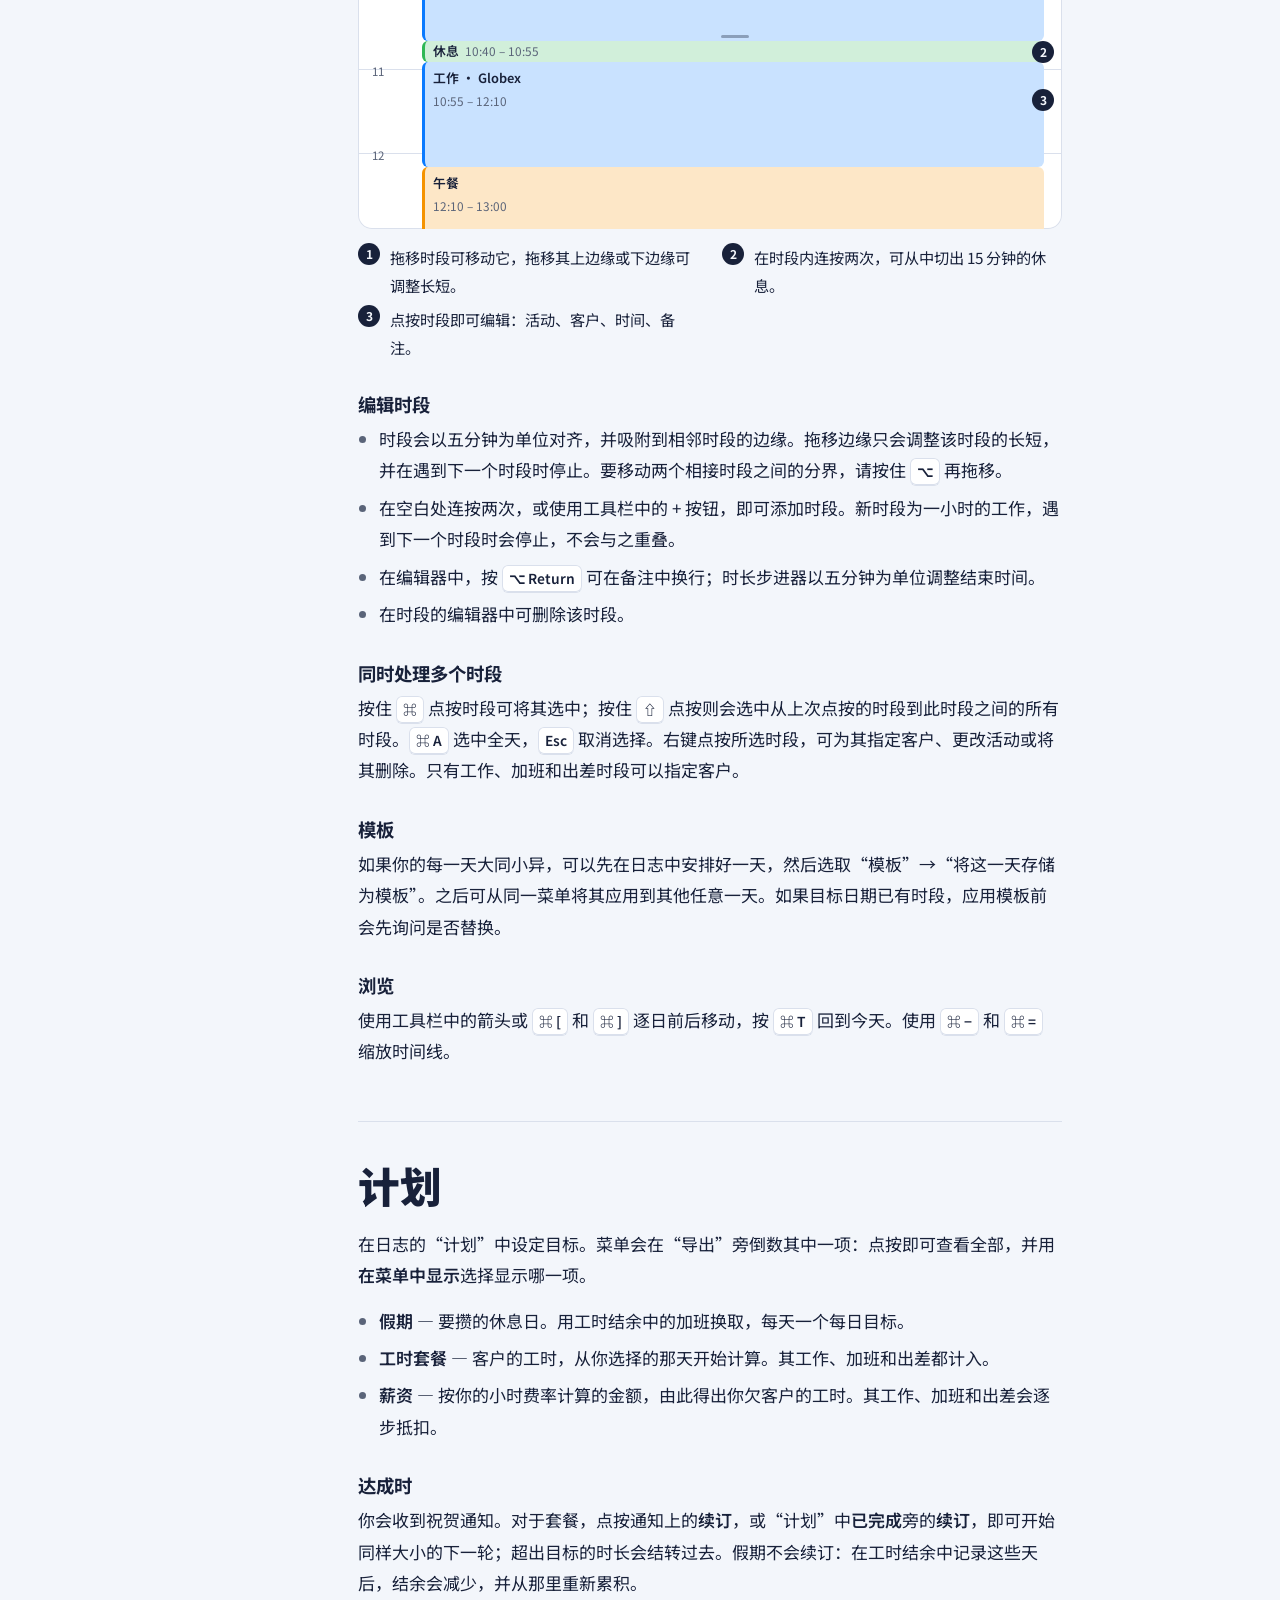
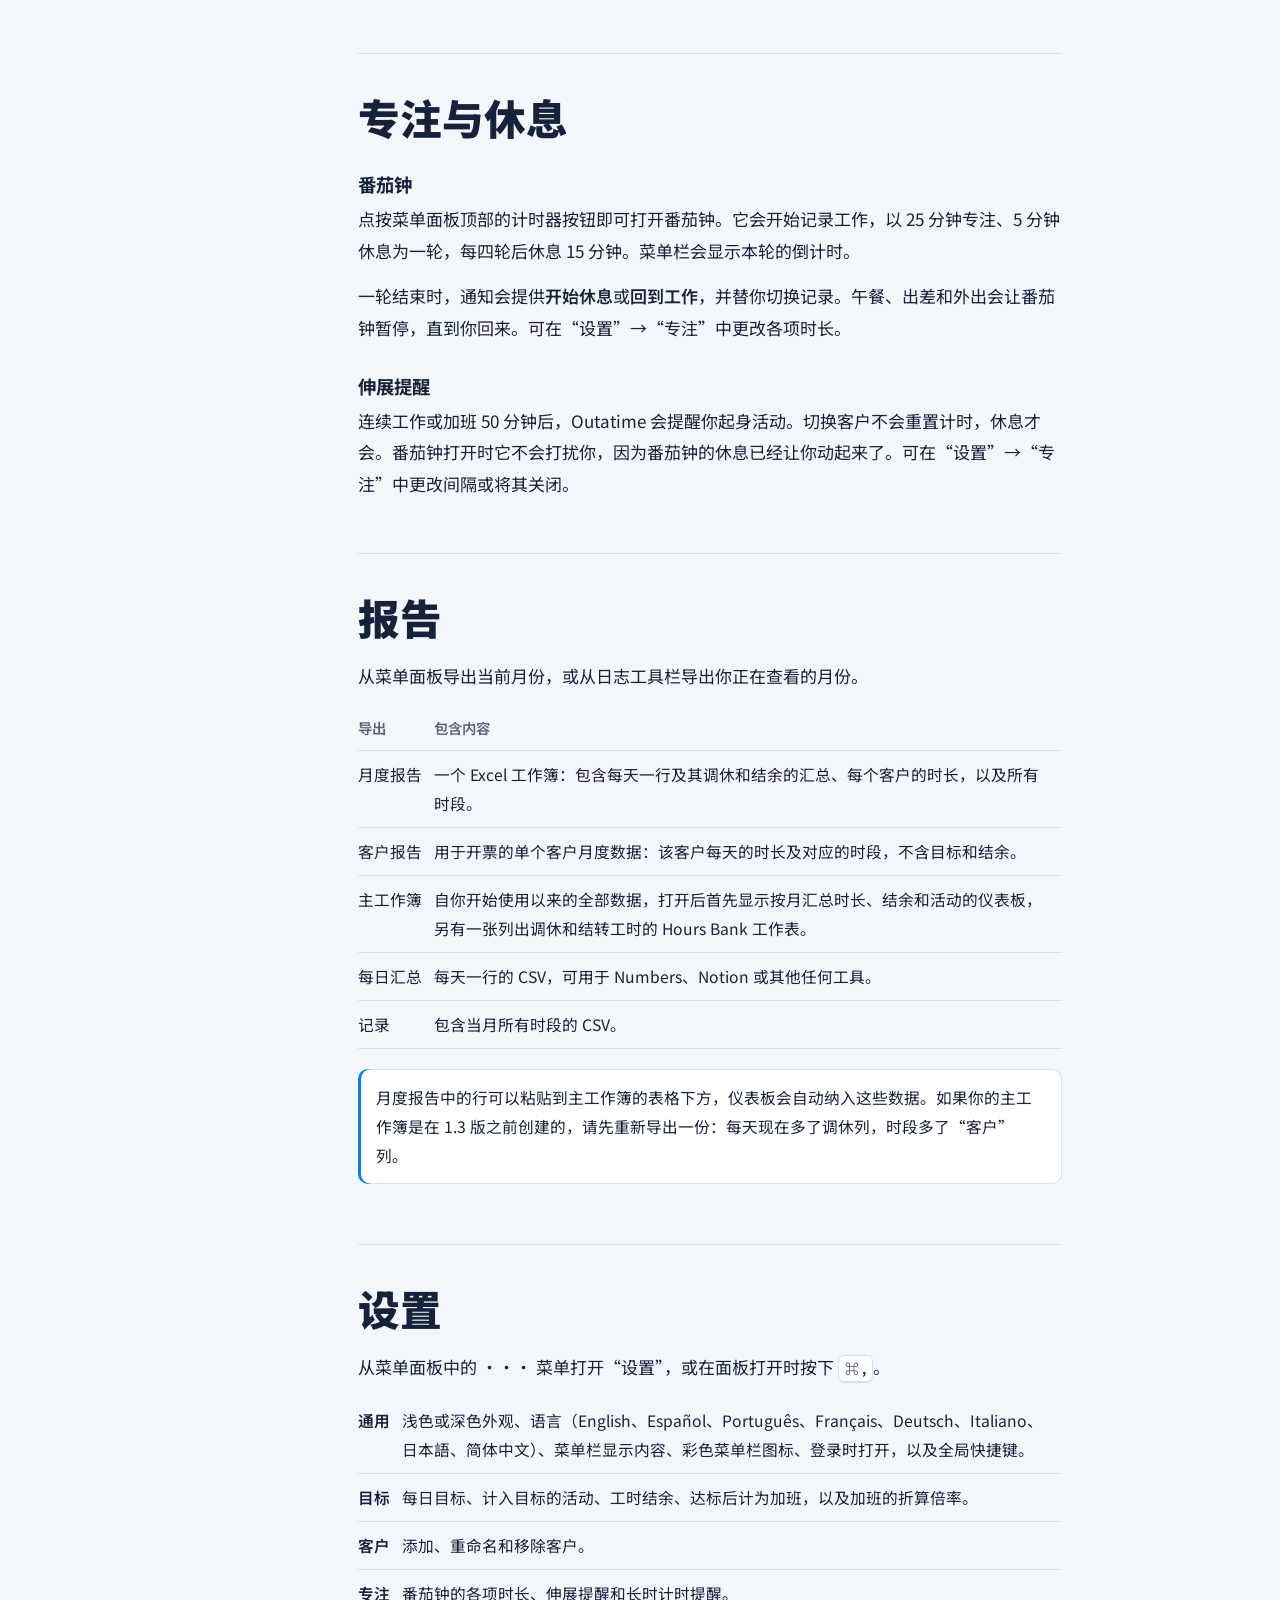
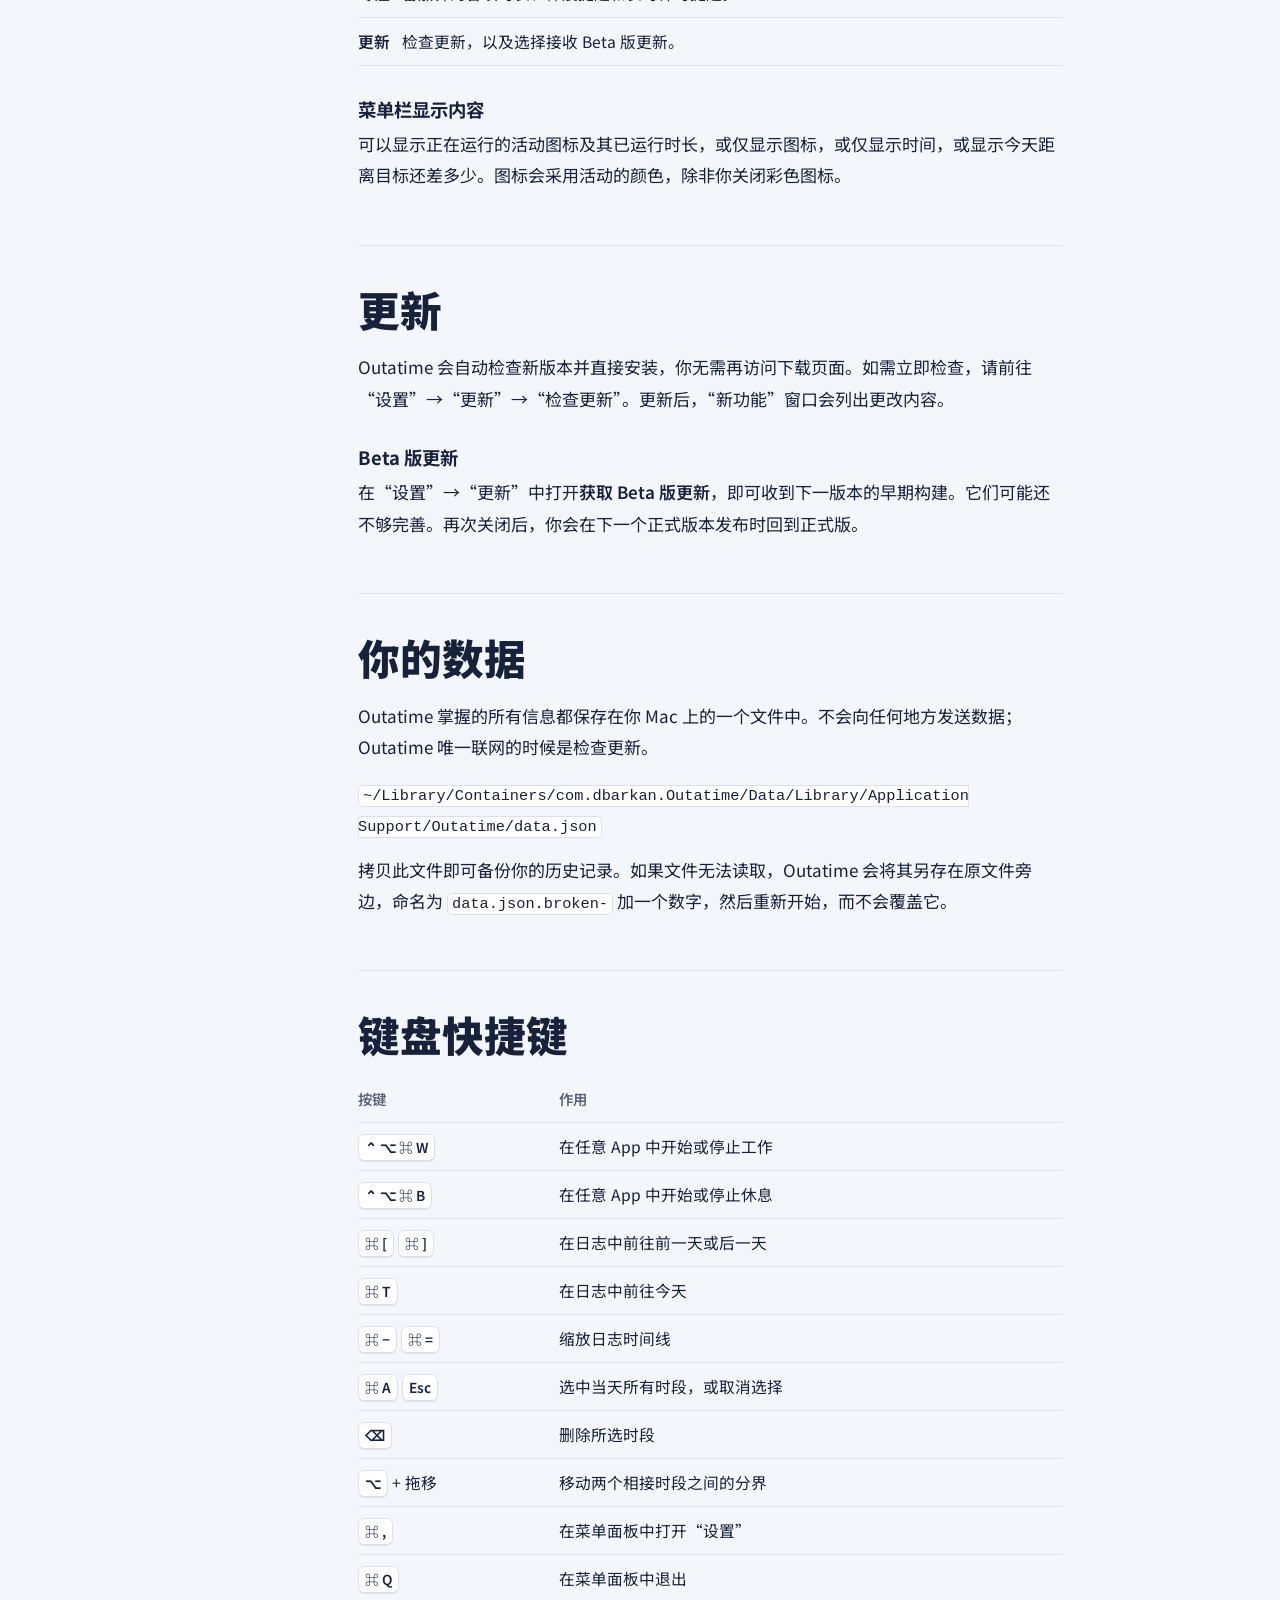
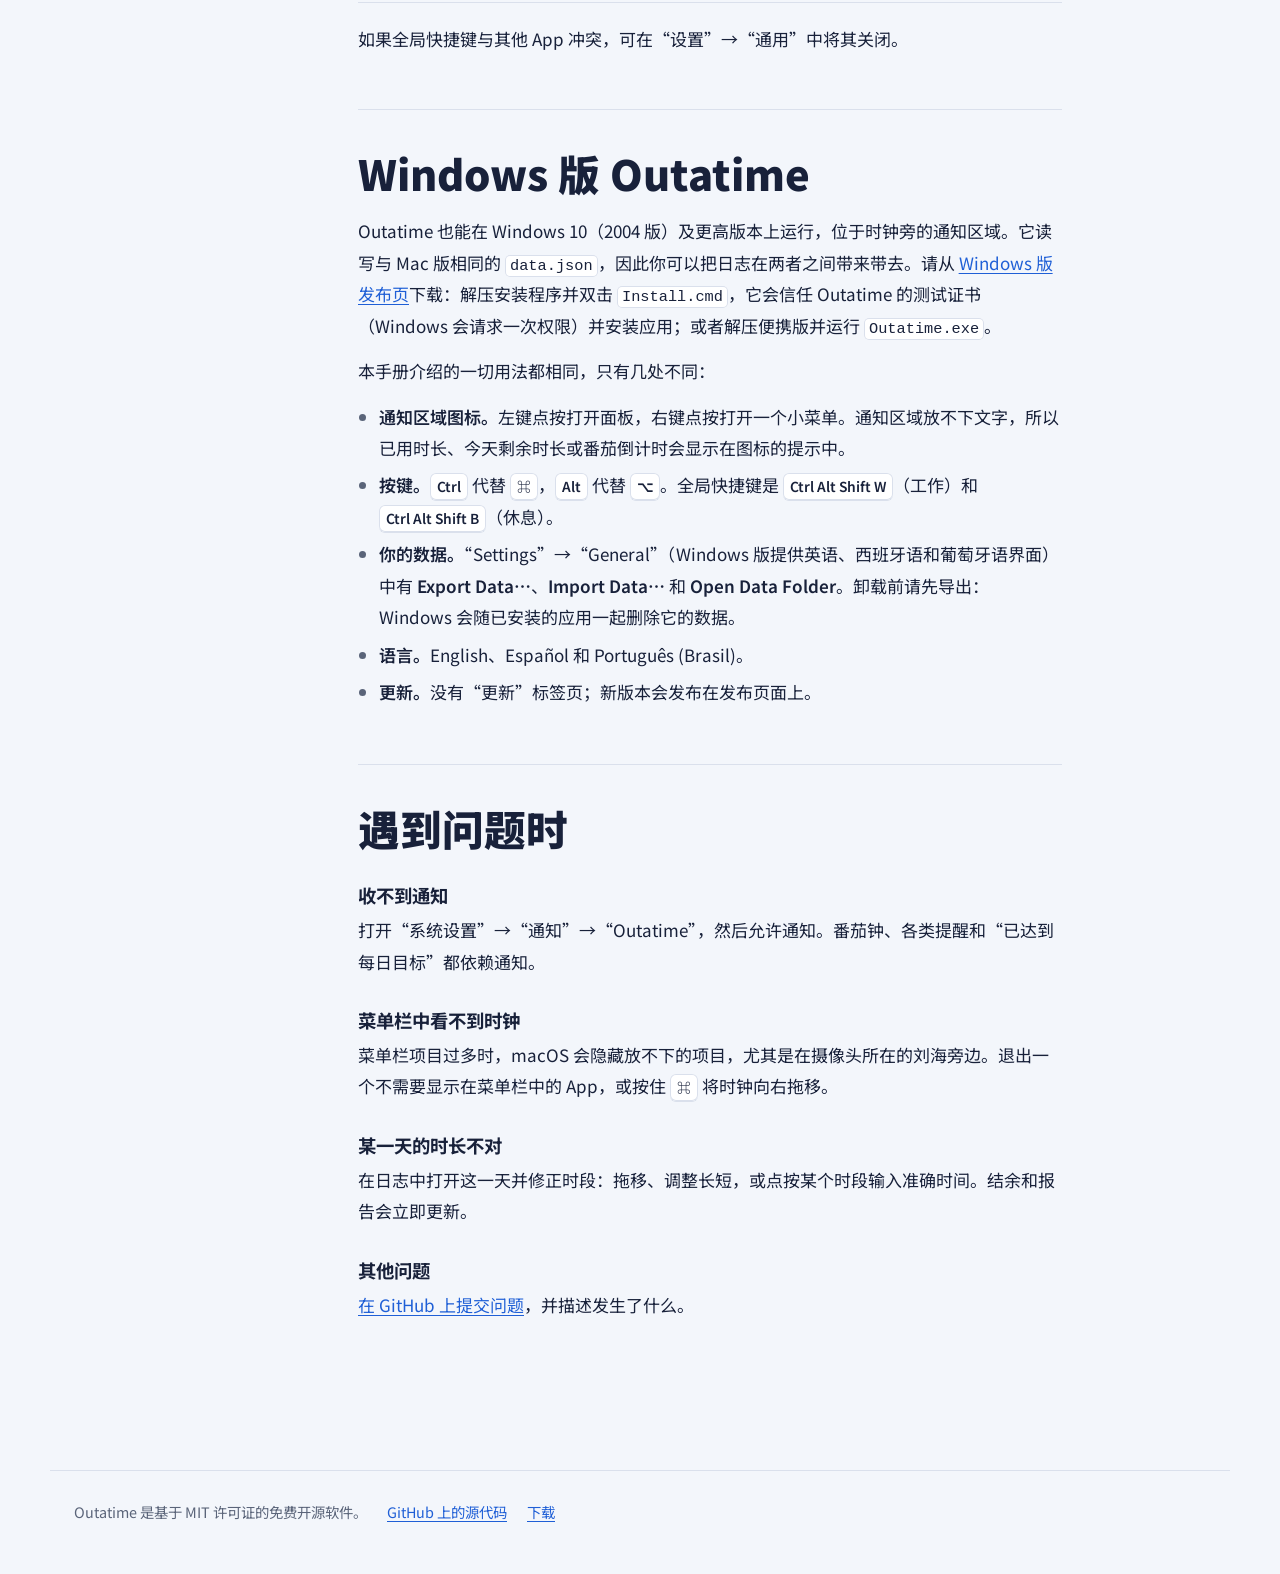
<file: docs/manual/zh-Hans/index.html>
<!doctype html>
<html lang="zh-Hans">
<head>
<meta charset="utf-8">
<meta name="viewport" content="width=device-width, initial-scale=1">
<title>Outatime 手册</title>
<meta name="description" content="如何使用 Outatime 记录你的一天。Outatime 是一款 macOS 菜单栏计时工具。">
<link rel="icon" href="../icon.png">
<link rel="preconnect" href="https://fonts.googleapis.com">
<link rel="preconnect" href="https://fonts.gstatic.com" crossorigin>
<link href="https://fonts.googleapis.com/css2?family=Atkinson+Hyperlegible+Next:ital,wght@0,400;0,600;0,700;1,400&family=Big+Shoulders+Display:wght@600;800;900&display=swap" rel="stylesheet">
<link href="https://fonts.googleapis.com/css2?family=Noto+Sans+SC:wght@400;600;700;900&display=swap" rel="stylesheet">
<link rel="stylesheet" href="../manual.css">
<link rel="alternate" hreflang="en" href="https://mrbarkan.github.io/Outatime/manual/">
<link rel="alternate" hreflang="es" href="https://mrbarkan.github.io/Outatime/manual/es/">
<link rel="alternate" hreflang="pt-BR" href="https://mrbarkan.github.io/Outatime/manual/pt-BR/">
<link rel="alternate" hreflang="fr" href="https://mrbarkan.github.io/Outatime/manual/fr/">
<link rel="alternate" hreflang="de" href="https://mrbarkan.github.io/Outatime/manual/de/">
<link rel="alternate" hreflang="it" href="https://mrbarkan.github.io/Outatime/manual/it/">
<link rel="alternate" hreflang="ja" href="https://mrbarkan.github.io/Outatime/manual/ja/">
<link rel="alternate" hreflang="zh-Hans" href="https://mrbarkan.github.io/Outatime/manual/zh-Hans/">
<link rel="alternate" hreflang="x-default" href="https://mrbarkan.github.io/Outatime/manual/">
<script src="../manual.js"></script>
</head>
<body>

<header class="hero">
  <div class="hero-top">
    <img src="../icon.png" alt="" width="84" height="84">
    <h1>Outatime</h1>
    <select class="lang" aria-label="语言"></select>
  </div>
  <p class="lede"><strong>使用手册。</strong>Outatime 的全部功能，从在菜单栏中的第一次点按，到月底发给客户的报告。</p>

  <figure class="ribbon" aria-label="一天的示例：九点开始工作，中间喝杯咖啡休息一下，十二点半吃午餐，接着继续工作，晚上再加班几个小时。">
    <div class="ribbon-track" id="ribbon" data-labels='{"work": "工作", "lunch": "午餐", "travel": "出差", "extra": "加班"}'></div>
    <div class="ribbon-scale" id="scale" aria-hidden="true"></div>
    <figcaption class="ribbon-caption">Outatime 中的一天：每个时段代表一项活动的一段连续时间，从你开始它的那一刻，到你停止或切换的那一刻。</figcaption>
  </figure>
</header>

<div class="page">
  <nav class="toc" aria-label="目录">
    <p>目录</p>
    <ol id="toc"></ol>
  </nav>

  <main>
    <details class="toc-mobile"><summary>目录</summary><ol id="toc-mobile"></ol><select class="lang" aria-label="语言"></select></details>

    <section id="start">
      <h2>开始使用</h2>
      <p>下载 <code>Outatime.dmg</code>（位于<a href="https://github.com/mrbarkan/Outatime/releases/latest">最新版本</a>页面），将 Outatime 拖到“应用程序”文件夹，然后打开它。需要 macOS 26 Tahoe 或更高版本。</p>
      <p>Outatime 没有程序坞图标，也没有主窗口。它以一个小时钟的形式待在菜单栏中。点按时钟即可打开菜单面板，所有记录都在这里完成。</p>
      <p>如果想让它每天早上都准备就绪，请在“设置”→“通用”中打开<strong>登录时打开</strong>。</p>
      <div class="note"><p>macOS 询问时，请允许通知。番茄钟、伸展提醒和“达到目标”消息都会以通知的形式出现。</p></div>
    </section>

    <section id="tracking">
      <h2>记录时间</h2>
      <p>点按一项活动即可开始记录，再次点按即可停止。点按另一项活动会在同一时刻停止当前活动并开始新活动，因此你的一天不会出现意料之外的空档。</p>

      <figure>
        <div class="panel-wrap">
          <div class="panel" aria-hidden="true">
            <span class="pin" data-n="1" style="left:-11px;top:10px"></span>
            <div class="row status"><i class="dot" style="--c:var(--work)"></i> 工作 <small>· Acme</small><span class="t">1:42:10</span></div>
            <span class="pin" data-n="2" style="left:-11px;top:52px"></span>
            <div class="field">你正在做什么？</div>
            <span class="pin" data-n="3" style="left:-11px;top:88px"></span>
            <div class="seg"><span>无客户</span><span class="on">Acme</span><span>Globex</span></div>
            <span class="pin" data-n="4" style="left:-11px;top:150px"></span>
            <div class="tiles">
              <div class="tile on" style="--c:var(--work)"><i></i>工作</div>
              <div class="tile" style="--c:var(--break)"><i></i>休息</div>
              <div class="tile" style="--c:var(--lunch)"><i></i>午餐</div>
              <div class="tile" style="--c:var(--extra)"><i></i>加班</div>
            </div>
            <span class="pin" data-n="5" style="left:-11px;bottom:62px"></span>
            <div class="totals">
              <span>今天</span><b>6h 12m</b><span class="today">−1h 48m</span>
              <span>本周</span><b>30h 40m</b><span class="plus">+0h 40m</span>
              <span>本月</span><b>36h 52m</b><span class="plus">+0h 52m</span>
            </div>
            <span class="pin" data-n="6" style="left:-11px;bottom:6px"></span>
            <div class="foot"><span>日志</span><span>导出</span><span>记录</span><span>•••</span></div>
          </div>
        </div>
        <ol class="callouts">
          <li>正在运行的活动、所属客户以及已运行的时长。</li>
          <li>当前时段的备注，例如工单或任务。</li>
          <li>新工作计入的客户。添加客户后才会显示。</li>
          <li>四项活动。正在运行的那一项会填充显示。</li>
          <li>今天、本周和本月与目标的对比。</li>
          <li>日志、导出、记录，以及包含“设置”和“退出”的菜单。</li>
        </ol>
      </figure>

      <h3>四项活动</h3>
      <table>
        <thead><tr><th>活动</th><th>用途</th><th>是否计入目标</th></tr></thead>
        <tbody>
          <tr><td><span class="swatch" style="--c:var(--work)"></span>工作</td><td>正常工作时间。</td><td>始终计入</td></tr>
          <tr><td><span class="swatch" style="--c:var(--break)"></span>休息</td><td>喝咖啡、散散步、短暂停歇。</td><td>默认计入</td></tr>
          <tr><td><span class="swatch" style="--c:var(--lunch)"></span>午餐</td><td>用餐时间。</td><td>打开后计入</td></tr>
          <tr><td><span class="swatch" style="--c:var(--extra)"></span>加班</td><td>超出每日目标的时间，以及周末和休息日的工作。</td><td>始终计入</td></tr>
        </tbody>
      </table>
      <div class="note"><p>出差（前往客户处或现场的路上）和外出（白天的预约和私事）可通过菜单中的<strong>记录</strong>或日志的工时结余来记录，一次一天或连续几天。两者默认都计入目标。</p></div>
      <p>在“设置”→“目标”中选择计入哪些活动。工作和加班始终计入。</p>

      <h3>备注</h3>
      <p>在状态行下方的输入框中输入内容，然后按下 Return 键。备注会存储在当前运行的时段上，数量不限。没有活动在运行时，备注会添加到今天的最后一个时段，方便你随手记下刚完成的事情。</p>

      <h3>未停止的计时器</h3>
      <p>午夜时仍在运行的计时器会在零点被切开，并在新的一天继续运行，因此每一天都保留各自的时长。面板会显示“自…起运行中”提醒你；运行超过十小时后，你会收到“仍在记录吗？”通知。可在“设置”→“专注”中更改或关闭此提醒。</p>
    </section>

    <section id="clients">
      <h2>客户</h2>
      <p>如果你同时为多个客户工作，Outatime 可以分别记录他们的工时。在“设置”→“客户”中添加客户后，菜单面板中就会出现客户选择器。</p>
      <ul>
        <li><strong>选择客户</strong>后，工作、加班和出差都会计入该客户。休息、午餐和外出从不属于任何客户。</li>
        <li>工作时<strong>切换客户</strong>，当前时段会在此刻结束，并为新客户开始一个新时段。如果在第一分钟内切换，Outatime 会将其视为更正，直接更改该时段的客户。</li>
        <li><strong>移除客户</strong>后，该客户会从选择器中消失，但过去的时段仍保留其名称，你也仍可导出其月度数据。</li>
      </ul>
      <p>在日志中，每个时段都会显示其客户（“工作 · Acme”），你可以在时段编辑器中更改。</p>
    </section>

    <section id="target">
      <h2>每日目标</h2>
      <p>在“设置”→“目标”中设定你每天计划工作的小时数。Outatime 会在各处将你完成的时长与目标进行对比：菜单面板、日志和报告中都有。绿色数字表示超前，红色数字表示落后。</p>
      <ul>
        <li><strong>周末和休息日没有应工作时长。</strong>节假日和调休记在<strong>工时结余</strong>中（日志工具栏，或点按菜单中的结余行）。</li>
        <li><strong>今天永远不会以红色显示为落后。</strong>因为这一天还没有结束。</li>
        <li><strong>工时结余</strong>会累计从你选定的日期起每一天的结余，适合按季度或按年度结算工时的情况。</li>
      </ul>
      <p>在结余下方，菜单面板会显示本周目标（每日目标乘以本周工作日数）还剩多少，以及距下一个休息日还需攒多少时长。如需查看平均值、通常的开始和结束时间以及本月数据，请点按日志工具栏中的<strong>统计</strong>。</p>
      <h3>工时结余</h3>
      <p>工时结余累计每一天的结余。点按日志工具栏中的<strong>工时结余</strong>即可查看，并记录改变结余的事项：</p>
      <ul>
        <li><strong>调休</strong> — 一段日期，或指定小时数的某一天。每个工作日扣除你的每日目标（或所填的小时数），保存后立即从结余中扣除，即使是下个月的日期也一样。期间内的周末和节假日不扣。</li>
        <li><strong>节假日</strong> — 不计应工作时长、也不影响结余的日子。</li>
        <li><strong>结转工时</strong> — 开始使用 Outatime 之前的加班时间；已结算的小时数填负数。</li>
        <li><strong>出差</strong>和<strong>外出</strong> — 在一段日期内的每个工作日添加时段，接在当天最后一个时段之后，或从你通常的开始时间开始。</li>
      </ul>
      <p>点按一行即可修改。休息日在日志中显示为持平，而不是落后；这些时长从工时结余中扣除。</p>
      <h3>达标后计为加班</h3>
      <p>当今天的时长达到目标时，正在运行的工作时段会自动切换为加班，切换点精确到达标的那一分钟，同时你会收到通知。在周末和休息日，所有工作都计为加班。如果你更喜欢手动切换，可在“设置”→“目标”中关闭此功能。</p>
      <h3>加班倍率</h3>
      <p>如果你的加班按每小时超过一小时来支付或累计，可在“设置”→“目标”中把<strong>加班折算</strong>设为 1.25×、1.5× 或 2×。这样所有结余和工时结余都会按该倍率计算加班；已工作时长、客户报告和计费保持实际时长。</p>
      <p>新的倍率从今天起生效，之前的加班保留当时的倍率。要把以往所有加班也按新倍率重新计算，请点按<strong>以往加班</strong>旁的<strong>全部应用…</strong>。</p>
      <h3>出差倍率</h3>
      <p>如果出差的一小时比工作的一小时算得更少或更多，可在“设置”→“目标”中把<strong>出差折算</strong>设为 0.5×、0.75×、1.5× 或 2×。只要出差计入目标，所有结余和工时结余都会按该倍率计算出差；已工作时长、客户报告和计费保持实际时长。与加班一样，新的倍率从今天起生效；点按<strong>以往出差</strong>旁的<strong>全部应用…</strong>可重新计算以往的出差。</p>
    </section>

    <section id="logbook">
      <h2>日志</h2>
      <p>从菜单面板打开日志。边栏按天列出整个月，显示每天的时长、一条显示当天构成的条形图（其上的刻度线即你的目标）、当月结余以及每周合计。选择某一天即可以时间线方式查看。</p>

      <figure>
        <div class="day" aria-hidden="true">
          <div class="h" style="top:12px"><span>9</span></div>
          <div class="h" style="top:96px"><span>10</span></div>
          <div class="h" style="top:180px"><span>11</span></div>
          <div class="h" style="top:264px"><span>12</span></div>
          <div class="b" style="--c:var(--work);top:12px;height:140px"><strong>工作 · Acme</strong><small>09:00 – 10:40 · API 评审</small><span class="grip" style="bottom:3px"></span></div>
          <span class="pin" data-n="1" style="right:8px;top:30px"></span>
          <div class="b short" style="--c:var(--break);top:152px;height:21px"><strong>休息</strong><small>10:40 – 10:55</small></div>
          <span class="pin" data-n="2" style="right:8px;top:152px"></span>
          <div class="b" style="--c:var(--work);top:173px;height:105px"><strong>工作 · Globex</strong><small>10:55 – 12:10</small></div>
          <span class="pin" data-n="3" style="right:8px;top:200px"></span>
          <div class="b" style="--c:var(--lunch);top:278px;height:80px"><strong>午餐</strong><small>12:10 – 13:00</small></div>
        </div>
        <ol class="callouts">
          <li>拖移时段可移动它，拖移其上边缘或下边缘可调整长短。</li>
          <li>在时段内连按两次，可从中切出 15 分钟的休息。</li>
          <li>点按时段即可编辑：活动、客户、时间、备注。</li>
        </ol>
      </figure>

      <h3>编辑时段</h3>
      <ul>
        <li>时段会以五分钟为单位对齐，并吸附到相邻时段的边缘。拖移边缘只会调整该时段的长短，并在遇到下一个时段时停止。要移动两个相接时段之间的分界，请按住 <kbd>⌥</kbd> 再拖移。</li>
        <li>在空白处连按两次，或使用工具栏中的 + 按钮，即可添加时段。新时段为一小时的工作，遇到下一个时段时会停止，不会与之重叠。</li>
        <li>在编辑器中，按 <kbd>⌥ Return</kbd> 可在备注中换行；时长步进器以五分钟为单位调整结束时间。</li>
        <li>在时段的编辑器中可删除该时段。</li>
      </ul>

      <h3>同时处理多个时段</h3>
      <p>按住 <kbd>⌘</kbd> 点按时段可将其选中；按住 <kbd>⇧</kbd> 点按则会选中从上次点按的时段到此时段之间的所有时段。<kbd>⌘ A</kbd> 选中全天，<kbd>Esc</kbd> 取消选择。右键点按所选时段，可为其指定客户、更改活动或将其删除。只有工作、加班和出差时段可以指定客户。</p>

      <h3>模板</h3>
      <p>如果你的每一天大同小异，可以先在日志中安排好一天，然后选取“模板”→“将这一天存储为模板”。之后可从同一菜单将其应用到其他任意一天。如果目标日期已有时段，应用模板前会先询问是否替换。</p>

      <h3>浏览</h3>
      <p>使用工具栏中的箭头或 <kbd>⌘ [</kbd> 和 <kbd>⌘ ]</kbd> 逐日前后移动，按 <kbd>⌘ T</kbd> 回到今天。使用 <kbd>⌘ −</kbd> 和 <kbd>⌘ =</kbd> 缩放时间线。</p>
    </section>

    <section id="objectives">
      <h2>计划</h2>
      <p>在日志的“计划”中设定目标。菜单会在“导出”旁倒数其中一项：点按即可查看全部，并用<strong>在菜单中显示</strong>选择显示哪一项。</p>
      <ul>
        <li><strong>假期</strong> — 要攒的休息日。用工时结余中的加班换取，每天一个每日目标。</li>
        <li><strong>工时套餐</strong> — 客户的工时，从你选择的那天开始计算。其工作、加班和出差都计入。</li>
        <li><strong>薪资</strong> — 按你的小时费率计算的金额，由此得出你欠客户的工时。其工作、加班和出差会逐步抵扣。</li>
      </ul>
      <h3>达成时</h3>
      <p>你会收到祝贺通知。对于套餐，点按通知上的<strong>续订</strong>，或“计划”中<strong>已完成</strong>旁的<strong>续订</strong>，即可开始同样大小的下一轮；超出目标的时长会结转过去。假期不会续订：在工时结余中记录这些天后，结余会减少，并从那里重新累积。</p>
    </section>

    <section id="focus">
      <h2>专注与休息</h2>
      <h3>番茄钟</h3>
      <p>点按菜单面板顶部的计时器按钮即可打开番茄钟。它会开始记录工作，以 25 分钟专注、5 分钟休息为一轮，每四轮后休息 15 分钟。菜单栏会显示本轮的倒计时。</p>
      <p>一轮结束时，通知会提供<strong>开始休息</strong>或<strong>回到工作</strong>，并替你切换记录。午餐、出差和外出会让番茄钟暂停，直到你回来。可在“设置”→“专注”中更改各项时长。</p>
      <h3>伸展提醒</h3>
      <p>连续工作或加班 50 分钟后，Outatime 会提醒你起身活动。切换客户不会重置计时，休息才会。番茄钟打开时它不会打扰你，因为番茄钟的休息已经让你动起来了。可在“设置”→“专注”中更改间隔或将其关闭。</p>
    </section>

    <section id="reports">
      <h2>报告</h2>
      <p>从菜单面板导出当前月份，或从日志工具栏导出你正在查看的月份。</p>
      <table>
        <thead><tr><th>导出</th><th>包含内容</th></tr></thead>
        <tbody>
          <tr><td>月度报告</td><td>一个 Excel 工作簿：包含每天一行及其调休和结余的汇总、每个客户的时长，以及所有时段。</td></tr>
          <tr><td>客户报告</td><td>用于开票的单个客户月度数据：该客户每天的时长及对应的时段，不含目标和结余。</td></tr>
          <tr><td>主工作簿</td><td>自你开始使用以来的全部数据，打开后首先显示按月汇总时长、结余和活动的仪表板，另有一张列出调休和结转工时的 Hours Bank 工作表。</td></tr>
          <tr><td>每日汇总</td><td>每天一行的 CSV，可用于 Numbers、Notion 或其他任何工具。</td></tr>
          <tr><td>记录</td><td>包含当月所有时段的 CSV。</td></tr>
        </tbody>
      </table>
      <div class="note"><p>月度报告中的行可以粘贴到主工作簿的表格下方，仪表板会自动纳入这些数据。如果你的主工作簿是在 1.3 版之前创建的，请先重新导出一份：每天现在多了调休列，时段多了“客户”列。</p></div>
    </section>

    <section id="settings">
      <h2>设置</h2>
      <p>从菜单面板中的 ••• 菜单打开“设置”，或在面板打开时按下 <kbd>⌘ ,</kbd>。</p>
      <table>
        <tbody>
          <tr><td><strong>通用</strong></td><td>浅色或深色外观、语言（English、Español、Português、Français、Deutsch、Italiano、日本語、简体中文）、菜单栏显示内容、彩色菜单栏图标、登录时打开，以及全局快捷键。</td></tr>
          <tr><td><strong>目标</strong></td><td>每日目标、计入目标的活动、工时结余、达标后计为加班，以及加班的折算倍率。</td></tr>
          <tr><td><strong>客户</strong></td><td>添加、重命名和移除客户。</td></tr>
          <tr><td><strong>专注</strong></td><td>番茄钟的各项时长、伸展提醒和长时计时提醒。</td></tr>
          <tr><td><strong>更新</strong></td><td>检查更新，以及选择接收 Beta 版更新。</td></tr>
        </tbody>
      </table>
      <h3>菜单栏显示内容</h3>
      <p>可以显示正在运行的活动图标及其已运行时长，或仅显示图标，或仅显示时间，或显示今天距离目标还差多少。图标会采用活动的颜色，除非你关闭彩色图标。</p>
    </section>

    <section id="updates">
      <h2>更新</h2>
      <p>Outatime 会自动检查新版本并直接安装，你无需再访问下载页面。如需立即检查，请前往“设置”→“更新”→“检查更新”。更新后，“新功能”窗口会列出更改内容。</p>
      <h3>Beta 版更新</h3>
      <p>在“设置”→“更新”中打开<strong>获取 Beta 版更新</strong>，即可收到下一版本的早期构建。它们可能还不够完善。再次关闭后，你会在下一个正式版本发布时回到正式版。</p>
    </section>

    <section id="data">
      <h2>你的数据</h2>
      <p>Outatime 掌握的所有信息都保存在你 Mac 上的一个文件中。不会向任何地方发送数据；Outatime 唯一联网的时候是检查更新。</p>
      <p><code>~/Library/Containers/com.dbarkan.Outatime/Data/Library/Application Support/Outatime/data.json</code></p>
      <p>拷贝此文件即可备份你的历史记录。如果文件无法读取，Outatime 会将其另存在原文件旁边，命名为 <code>data.json.broken-</code> 加一个数字，然后重新开始，而不会覆盖它。</p>
    </section>

    <section id="shortcuts">
      <h2>键盘快捷键</h2>
      <table>
        <thead><tr><th>按键</th><th>作用</th></tr></thead>
        <tbody>
          <tr><td><kbd>⌃ ⌥ ⌘ W</kbd></td><td>在任意 App 中开始或停止工作</td></tr>
          <tr><td><kbd>⌃ ⌥ ⌘ B</kbd></td><td>在任意 App 中开始或停止休息</td></tr>
          <tr><td><kbd>⌘ [</kbd> <kbd>⌘ ]</kbd></td><td>在日志中前往前一天或后一天</td></tr>
          <tr><td><kbd>⌘ T</kbd></td><td>在日志中前往今天</td></tr>
          <tr><td><kbd>⌘ −</kbd> <kbd>⌘ =</kbd></td><td>缩放日志时间线</td></tr>
          <tr><td><kbd>⌘ A</kbd> <kbd>Esc</kbd></td><td>选中当天所有时段，或取消选择</td></tr>
          <tr><td><kbd>⌫</kbd></td><td>删除所选时段</td></tr>
          <tr><td><kbd>⌥</kbd> + 拖移</td><td>移动两个相接时段之间的分界</td></tr>
          <tr><td><kbd>⌘ ,</kbd></td><td>在菜单面板中打开“设置”</td></tr>
          <tr><td><kbd>⌘ Q</kbd></td><td>在菜单面板中退出</td></tr>
        </tbody>
      </table>
      <p>如果全局快捷键与其他 App 冲突，可在“设置”→“通用”中将其关闭。</p>
    </section>

    <section id="windows">
      <h2>Windows 版 Outatime</h2>
      <p>Outatime 也能在 Windows 10（2004 版）及更高版本上运行，位于时钟旁的通知区域。它读写与 Mac 版相同的 <code>data.json</code>，因此你可以把日志在两者之间带来带去。请从 <a href="https://github.com/mrbarkan/Outatime/releases/tag/windows-v1.0">Windows 版发布页</a>下载：解压安装程序并双击 <code>Install.cmd</code>，它会信任 Outatime 的测试证书（Windows 会请求一次权限）并安装应用；或者解压便携版并运行 <code>Outatime.exe</code>。</p>
      <p>本手册介绍的一切用法都相同，只有几处不同：</p>
      <ul>
        <li><strong>通知区域图标。</strong>左键点按打开面板，右键点按打开一个小菜单。通知区域放不下文字，所以已用时长、今天剩余时长或番茄倒计时会显示在图标的提示中。</li>
        <li><strong>按键。</strong><kbd>Ctrl</kbd> 代替 <kbd>⌘</kbd>，<kbd>Alt</kbd> 代替 <kbd>⌥</kbd>。全局快捷键是 <kbd>Ctrl Alt Shift W</kbd>（工作）和 <kbd>Ctrl Alt Shift B</kbd>（休息）。</li>
        <li><strong>你的数据。</strong>“Settings”→“General”（Windows 版提供英语、西班牙语和葡萄牙语界面）中有 <strong>Export Data…</strong>、<strong>Import Data…</strong> 和 <strong>Open Data Folder</strong>。卸载前请先导出：Windows 会随已安装的应用一起删除它的数据。</li>
        <li><strong>语言。</strong>English、Español 和 Português (Brasil)。</li>
        <li><strong>更新。</strong>没有“更新”标签页；新版本会发布在发布页面上。</li>
      </ul>
    </section>

    <section id="help">
      <h2>遇到问题时</h2>
      <h3>收不到通知</h3>
      <p>打开“系统设置”→“通知”→“Outatime”，然后允许通知。番茄钟、各类提醒和“已达到每日目标”都依赖通知。</p>
      <h3>菜单栏中看不到时钟</h3>
      <p>菜单栏项目过多时，macOS 会隐藏放不下的项目，尤其是在摄像头所在的刘海旁边。退出一个不需要显示在菜单栏中的 App，或按住 <kbd>⌘</kbd> 将时钟向右拖移。</p>
      <h3>某一天的时长不对</h3>
      <p>在日志中打开这一天并修正时段：拖移、调整长短，或点按某个时段输入准确时间。结余和报告会立即更新。</p>
      <h3>其他问题</h3>
      <p><a href="https://github.com/mrbarkan/Outatime/issues">在 GitHub 上提交问题</a>，并描述发生了什么。</p>
    </section>
  </main>
</div>

<footer class="foot-page">
  <span>Outatime 是基于 MIT 许可证的免费开源软件。</span>
  <a href="https://github.com/mrbarkan/Outatime">GitHub 上的源代码</a>
  <a href="https://github.com/mrbarkan/Outatime/releases/latest">下载</a>
</footer>

</body>
</html>
</file>
<file: docs/manual/manual.css>
:root {
  --paper: #f3f6fb;
  --sheet: #ffffff;
  --ink: #18213a;
  --muted: #5a6479;
  --rule: #dae0ec;
  --link: #1f5fd6;
  --glass: rgba(255, 255, 255, .78);
  --glass-edge: rgba(24, 33, 58, .12);
  --work: #0a7aff;
  --break: #2fb855;
  --lunch: #f59300;
  --extra: #a24fd8;
  --travel: #1ea7bf;
  --ooo: #f0386b;
  --display: "Big Shoulders Display", "Arial Narrow", sans-serif;
  --body: "Atkinson Hyperlegible Next", -apple-system, "Helvetica Neue", sans-serif;
  color-scheme: light;
}
@media (prefers-color-scheme: dark) {
  :root:not([data-theme="light"]) {
    --paper: #111829; --sheet: #182136; --ink: #e7ecf6; --muted: #9aa5bb; --rule: #2a3550; --link: #7fb0ff;
    --glass: rgba(30, 40, 64, .82); --glass-edge: rgba(231, 236, 246, .12); color-scheme: dark;
  }
}
:root[data-theme="dark"] {
  --paper: #111829; --sheet: #182136; --ink: #e7ecf6; --muted: #9aa5bb; --rule: #2a3550; --link: #7fb0ff;
  --glass: rgba(30, 40, 64, .82); --glass-edge: rgba(231, 236, 246, .12); color-scheme: dark;
}

* { box-sizing: border-box; }
html { scroll-behavior: smooth; scroll-padding-top: 24px; }
@media (prefers-reduced-motion: reduce) { html { scroll-behavior: auto; } }
body {
  margin: 0; background: var(--paper); color: var(--ink);
  font: 400 1.0625rem/1.65 var(--body); -webkit-font-smoothing: antialiased;
  font-variant-numeric: tabular-nums;
}
a { color: var(--link); text-underline-offset: .18em; text-decoration-thickness: 1px; }
a:hover { text-decoration-thickness: 2px; }
:focus-visible { outline: 3px solid var(--work); outline-offset: 2px; border-radius: 4px; }

/* Hero: the day ribbon */
.hero { padding: 72px 24px 56px; max-width: 1180px; margin: 0 auto; }
.hero-top { display: flex; align-items: flex-end; gap: 22px; flex-wrap: wrap; }
.hero-top select.lang { margin-left: auto; align-self: flex-start; }
select.lang {
  font: 600 .92rem/1.2 var(--body); color: var(--ink); background: var(--sheet); border: 0; border-radius: 8px;
  padding: 7px 30px 7px 12px; box-shadow: inset 0 0 0 1px var(--rule); cursor: pointer; appearance: none;
  background-image: linear-gradient(45deg, transparent 50%, var(--muted) 50%), linear-gradient(135deg, var(--muted) 50%, transparent 50%);
  background-position: right 15px top 52%, right 10px top 52%; background-size: 5px 5px; background-repeat: no-repeat;
}
.toc-mobile select.lang { margin: 6px 0 4px; }
.hero-top img { width: 84px; height: 84px; filter: drop-shadow(0 6px 14px rgba(10, 30, 80, .18)); }
h1 {
  font: 900 clamp(4rem, 13vw, 9.5rem)/.82 var(--display); letter-spacing: -.01em; margin: 0;
  text-transform: none;
}
.lede { font-size: 1.25rem; line-height: 1.5; color: var(--muted); max-width: 34em; margin: 22px 0 0; }
.lede strong { color: var(--ink); font-weight: 600; }

.ribbon { margin: 52px 0 0; }
.ribbon-track {
  position: relative; height: 92px; border-radius: 14px; background: var(--sheet);
  box-shadow: inset 0 0 0 1px var(--rule); overflow: hidden;
}
.ribbon-track .hour { position: absolute; top: 0; bottom: 0; width: 1px; background: var(--rule); }
.block {
  position: absolute; top: 14px; bottom: 14px; border-radius: 7px;
  background: color-mix(in srgb, var(--c) 24%, var(--sheet));
  border-left: 3px solid var(--c);
  transform-origin: left center; animation: grow .9s cubic-bezier(.2, .7, .2, 1) both; animation-delay: var(--d, 0s);
}
.block span {
  position: absolute; left: 8px; top: 50%; transform: translateY(-50%); white-space: nowrap;
  font: 700 .82rem/1 var(--body); color: color-mix(in srgb, var(--c) 70%, var(--ink));
}
.block.now::after {
  content: ""; position: absolute; right: -2px; top: -14px; bottom: -14px; width: 2px; background: var(--ooo);
}
@keyframes grow { from { transform: scaleX(0); opacity: 0; } to { transform: scaleX(1); opacity: 1; } }
@media (prefers-reduced-motion: reduce) { .block { animation: none; } }
.ribbon-scale { position: relative; height: 22px; margin-top: 8px; font-size: .78rem; color: var(--muted); }
.ribbon-scale span { position: absolute; transform: translateX(-50%); }
.ribbon-caption { margin: 10px 0 0; font-size: .92rem; color: var(--muted); }

/* Page layout */
.page {
  max-width: 1180px; margin: 0 auto; padding: 0 24px 96px;
  display: grid; grid-template-columns: 220px minmax(0, 1fr); gap: 64px;
}
nav.toc { position: sticky; top: 24px; align-self: start; padding-top: 8px; }
nav.toc p { font: 800 1.35rem/1 var(--display); margin: 0 0 14px; }
nav.toc ol { list-style: none; margin: 0; padding: 0; border-left: 1px solid var(--rule); }
nav.toc a {
  display: block; padding: 5px 0 5px 16px; margin-left: -1px; color: var(--muted); text-decoration: none;
  border-left: 2px solid transparent; font-size: .95rem; line-height: 1.35;
}
nav.toc a:hover { color: var(--ink); }
nav.toc a.here { color: var(--ink); border-left-color: var(--ink); font-weight: 600; }
.toc-mobile { display: none; }

main { max-width: 44rem; }
section { padding: 8px 0 40px; }
section + section { border-top: 1px solid var(--rule); padding-top: 40px; }
h2 { font: 800 clamp(2.4rem, 5vw, 3.2rem)/.95 var(--display); margin: 0 0 18px; letter-spacing: .005em; }
h3 { font: 700 1.15rem/1.3 var(--body); margin: 32px 0 6px; }
p { margin: 0 0 14px; }
ul, ol.steps { padding-left: 1.25em; margin: 0 0 16px; }
li { margin: 0 0 6px; }
li::marker { color: var(--muted); }
strong { font-weight: 600; }
.note {
  margin: 20px 0; padding: 14px 18px; border-radius: 10px; background: var(--sheet);
  box-shadow: inset 3px 0 0 var(--work), inset 0 0 0 1px var(--rule); font-size: .98rem;
}
.note p:last-child { margin: 0; }

kbd {
  font: 600 .86rem/1 var(--body); padding: 3px 7px 4px; border-radius: 6px; white-space: nowrap;
  background: var(--sheet); box-shadow: inset 0 0 0 1px var(--rule), 0 1px 0 var(--rule);
}
code {
  font: .9em/1.4 ui-monospace, "SF Mono", Menlo, monospace; background: var(--sheet);
  padding: 2px 5px; border-radius: 5px; box-shadow: inset 0 0 0 1px var(--rule); overflow-wrap: anywhere;
}

.swatch { display: inline-block; width: .75em; height: .75em; border-radius: 3px; background: var(--c); margin-right: .45em; vertical-align: -.02em; }
table { width: 100%; border-collapse: collapse; margin: 6px 0 20px; font-size: .98rem; }
th, td { text-align: left; padding: 9px 12px 9px 0; border-bottom: 1px solid var(--rule); vertical-align: top; }
th { font-weight: 600; color: var(--muted); font-size: .9rem; }
td:first-child { white-space: nowrap; }

/* Figures: drawings of the app, not screenshots */
figure { margin: 26px 0 28px; }
figcaption { font-size: .92rem; color: var(--muted); margin-top: 12px; }
.callouts { list-style: none; counter-reset: c; padding: 0; margin: 14px 0 0; display: grid; grid-template-columns: 1fr 1fr; gap: 6px 24px; font-size: .95rem; }
.callouts li { counter-increment: c; display: flex; gap: 10px; margin: 0; }
.callouts li::before, .pin {
  content: counter(c); flex: none; width: 22px; height: 22px; border-radius: 50%; background: var(--ink); color: var(--paper);
  font: 700 .75rem/22px var(--body); text-align: center;
}
.pin { position: absolute; z-index: 2; content: none; }
.pin::before { content: attr(data-n); }

.panel {
  position: relative; width: 300px; max-width: 100%; padding: 14px; border-radius: 16px; background: var(--glass);
  box-shadow: 0 0 0 1px var(--glass-edge), 0 18px 40px rgba(10, 25, 60, .16); font-size: .8rem; line-height: 1.3;
  backdrop-filter: blur(20px);
}
.panel .row { display: flex; align-items: center; gap: 8px; }
.panel .status { font-size: 1.05rem; font-weight: 600; margin-bottom: 12px; }
.panel .status small { font-weight: 400; color: var(--muted); font-size: inherit; }
.panel .status .t { margin-left: auto; font-weight: 400; color: var(--muted); }
.panel .field { border-radius: 7px; padding: 6px 8px; box-shadow: inset 0 0 0 1px var(--glass-edge); background: var(--sheet); color: var(--muted); margin-bottom: 10px; }
.panel .seg { display: flex; border-radius: 7px; box-shadow: inset 0 0 0 1px var(--glass-edge); margin-bottom: 12px; overflow: hidden; }
.panel .seg span { flex: 1; min-width: 0; text-align: center; padding: 4px 4px; white-space: nowrap; overflow: hidden; text-overflow: ellipsis; }
.panel .seg .on { background: var(--sheet); font-weight: 700; box-shadow: 0 0 0 1px var(--glass-edge); border-radius: 6px; }
.panel .tiles { display: grid; grid-template-columns: 1fr 1fr; gap: 8px; margin-bottom: 12px; }
.panel .tile {
  border-radius: 12px; padding: 9px 0 8px; text-align: center; background: var(--sheet);
  box-shadow: inset 0 0 0 1px var(--glass-edge); font-size: .82rem;
}
.panel .dot, .panel .tile i { display: inline-block; width: 11px; height: 11px; border-radius: 50%; background: var(--c); }
.panel .tile i { display: block; margin: 2px auto 6px; }
.panel .tile.on { background: var(--c); color: #fff; box-shadow: none; }
.panel .tile.on i { background: #fff; }
.panel .totals { display: grid; grid-template-columns: 1fr auto auto; gap: 3px 12px; color: var(--muted); margin-bottom: 10px; }
.panel .totals b { font-weight: 400; color: var(--ink); text-align: right; }
.panel .totals .plus { color: var(--break); text-align: right; }
.panel .totals .today { text-align: right; }
.panel .foot { display: flex; gap: 14px; padding-top: 9px; border-top: 1px solid var(--glass-edge); color: var(--muted); }
.panel .foot :last-child { margin-left: auto; }
.panel-wrap { display: flex; justify-content: center; padding: 34px 16px; border-radius: 18px; background:
  radial-gradient(120% 90% at 20% 0%, color-mix(in srgb, var(--work) 22%, transparent), transparent 60%),
  radial-gradient(90% 80% at 100% 100%, color-mix(in srgb, var(--extra) 18%, transparent), transparent 60%), var(--sheet);
  box-shadow: inset 0 0 0 1px var(--rule); }

.day {
  position: relative; border-radius: 14px; background: var(--sheet); box-shadow: inset 0 0 0 1px var(--rule);
  padding: 12px 18px 12px 64px; height: 340px; overflow: hidden; font-size: .8rem;
}
.day .h { position: absolute; left: 0; right: 0; height: 1px; background: var(--rule); }
.day .h span { position: absolute; left: 14px; top: -8px; color: var(--muted); font-size: .72rem; }
.day .b {
  position: absolute; left: 64px; right: 18px; border-radius: 6px; padding: 4px 8px;
  background: color-mix(in srgb, var(--c) 22%, var(--sheet)); border-left: 3px solid var(--c);
}
.day .b strong { display: block; font-size: .8rem; }
.day .b small { color: var(--muted); font-size: .74rem; }
.day .b.short { padding: 0 8px; display: flex; align-items: center; gap: 6px; }
.day .b.short strong { display: inline; }
.day .grip { position: absolute; left: 50%; width: 28px; height: 3px; margin-left: -14px; border-radius: 2px; background: var(--ink); opacity: .35; }

.foot-page { max-width: 1180px; margin: 0 auto; padding: 28px 24px 48px; color: var(--muted); font-size: .9rem; display: flex; gap: 20px; flex-wrap: wrap; border-top: 1px solid var(--rule); }

/* Japanese and Chinese: the display and body faces have no CJK glyphs. */
:root:lang(ja) { --body: "Noto Sans JP", -apple-system, "Hiragino Sans", sans-serif; --display: "Noto Sans JP", "Hiragino Sans", sans-serif; }
:root:lang(zh-Hans) { --body: "Noto Sans SC", -apple-system, "PingFang SC", sans-serif; --display: "Noto Sans SC", "PingFang SC", sans-serif; }
:lang(ja) body, :lang(zh-Hans) body { line-height: 1.85; }
:lang(ja) h2, :lang(zh-Hans) h2 { font-weight: 900; font-size: clamp(2rem, 4vw, 2.6rem); line-height: 1.15; letter-spacing: 0; }
:lang(ja) nav.toc p, :lang(zh-Hans) nav.toc p { font-weight: 900; font-size: 1.1rem; }
:lang(ja) h1, :lang(zh-Hans) h1 { font-family: "Big Shoulders Display", sans-serif; }

@media (max-width: 900px) {
  .hero-top select.lang { display: none; }
  .page { grid-template-columns: minmax(0, 1fr); gap: 0; padding: 0 16px 72px; }
  table { display: block; overflow-x: auto; }
  .hero { padding: 48px 16px 40px; }
  nav.toc { display: none; }
  .toc-mobile { display: block; margin: 0 0 28px; padding: 12px 16px; border-radius: 12px; background: var(--sheet); box-shadow: inset 0 0 0 1px var(--rule); }
  .toc-mobile summary { font-weight: 600; cursor: pointer; }
  .toc-mobile ol { margin: 10px 0 4px; padding-left: 1.2em; }
  .callouts { grid-template-columns: 1fr; }
  .ribbon-track { height: 72px; }
  .block span { display: none; }
  .ribbon-scale span:nth-child(even) { display: none; }
  .foot-page { padding: 24px 16px 40px; }
}
@media (max-width: 520px) {
  table, thead, tbody, tr, th, td { font-size: .94rem; }
  td:first-child { white-space: normal; }
}
</file>
